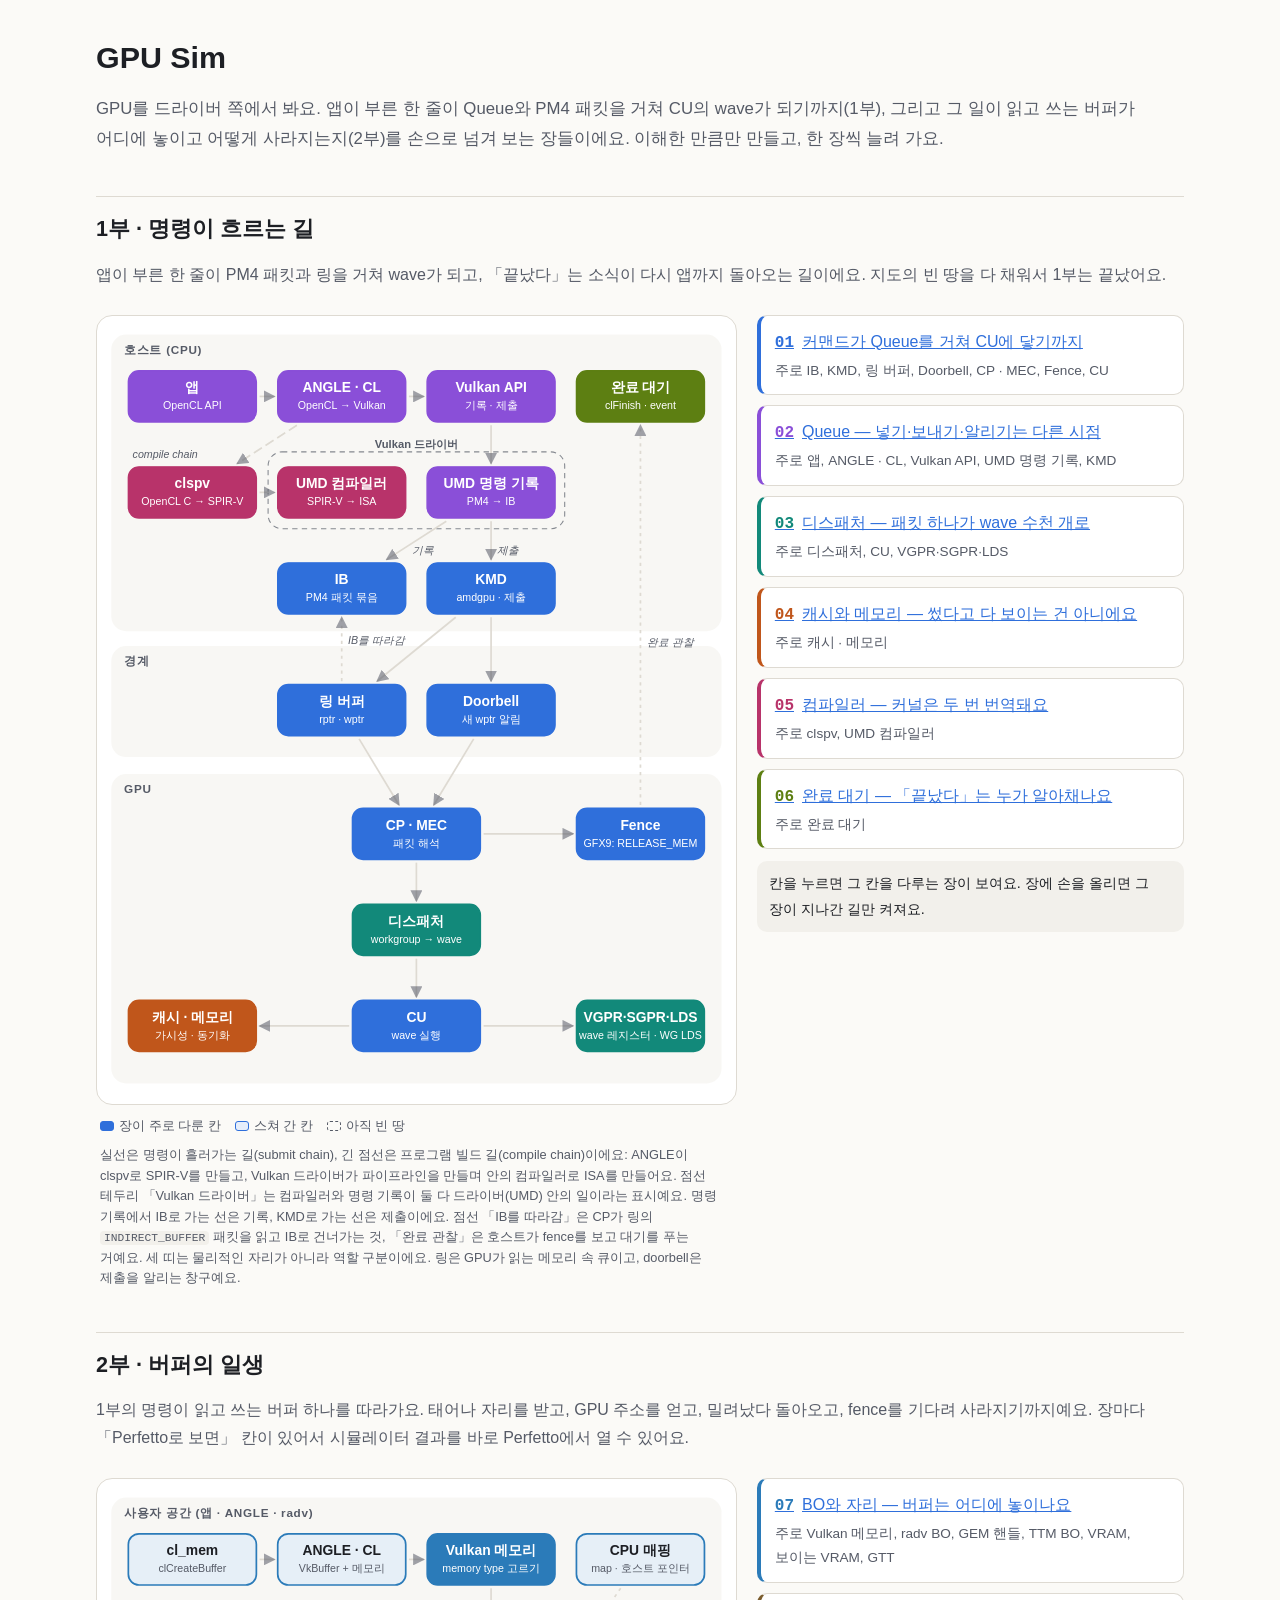
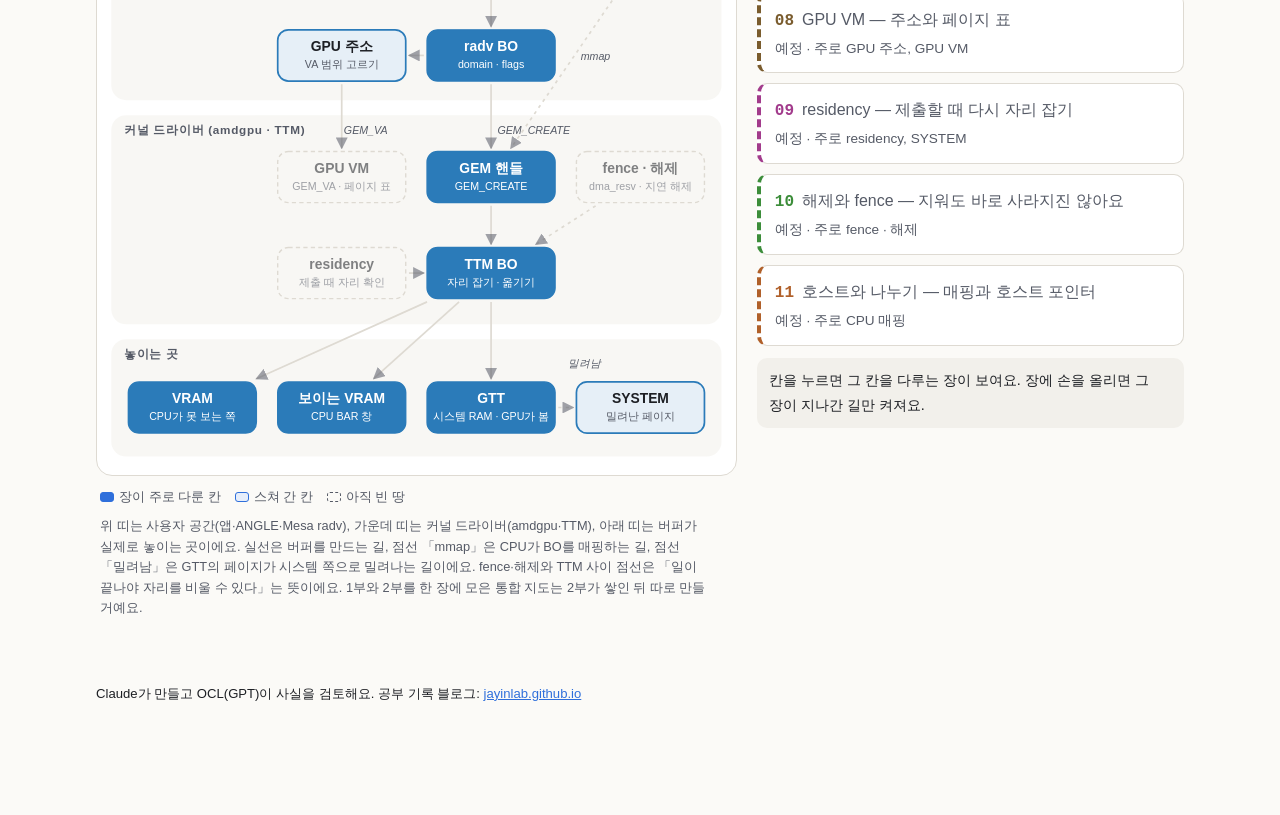
<file: index.html>
<!doctype html>
<html lang="ko">
<head>
<meta charset="utf-8">
<meta name="viewport" content="width=device-width, initial-scale=1">
<title>GPU Sim</title>
<meta name="description" content="드라이버 쪽 시선으로 GPU를 한 박자씩 넘겨 보는 작은 시뮬레이터 모음.">
<link rel="stylesheet" href="assets/style.css">
</head>
<body>
<main class="wide">
<h1>GPU Sim</h1>
<p class="lead">GPU를 드라이버 쪽에서 봐요. 앱이 부른 한 줄이 Queue와 PM4 패킷을 거쳐 CU의 wave가 되기까지(1부), 그리고 그 일이 읽고 쓰는 버퍼가 어디에 놓이고 어떻게 사라지는지(2부)를 손으로 넘겨 보는 장들이에요. 이해한 만큼만 만들고, 한 장씩 늘려 가요.</p>

<h2 class="part">1부 · 명령이 흐르는 길</h2>
<p class="part-lead">앱이 부른 한 줄이 PM4 패킷과 링을 거쳐 wave가 되고, 「끝났다」는 소식이 다시 앱까지 돌아오는 길이에요. 지도의 빈 땅을 다 채워서 1부는 끝났어요.</p>
<section class="gmap-box" data-gmap="index">
  <div>
    <div class="gmap-wrap"></div>
    <div class="gmap-legend">
      <span><i class="m"></i>장이 주로 다룬 칸</span>
      <span><i class="t"></i>스쳐 간 칸</span>
      <span><i class="e"></i>아직 빈 땅</span>
    </div>
    <p class="gmap-note">실선은 명령이 흘러가는 길(submit chain), 긴 점선은 프로그램 빌드 길(compile chain)이에요: ANGLE이 clspv로 SPIR-V를 만들고, Vulkan 드라이버가 파이프라인을 만들며 안의 컴파일러로 ISA를 만들어요. 점선 테두리 「Vulkan 드라이버」는 컴파일러와 명령 기록이 둘 다 드라이버(UMD) 안의 일이라는 표시예요. 명령 기록에서 IB로 가는 선은 기록, KMD로 가는 선은 제출이에요. 점선 「IB를 따라감」은 CP가 링의 <code>INDIRECT_BUFFER</code> 패킷을 읽고 IB로 건너가는 것, 「완료 관찰」은 호스트가 fence를 보고 대기를 푸는 거예요. 세 띠는 물리적인 자리가 아니라 역할 구분이에요. 링은 GPU가 읽는 메모리 속 큐이고, doorbell은 제출을 알리는 창구예요.</p>
  </div>
  <div>
    <ul class="gmap-chapters"></ul>
    <div class="gmap-panel" aria-live="polite"></div>
  </div>
</section>

<h2 class="part">2부 · 버퍼의 일생</h2>
<p class="part-lead">1부의 명령이 읽고 쓰는 버퍼 하나를 따라가요. 태어나 자리를 받고, GPU 주소를 얻고, 밀려났다 돌아오고, fence를 기다려 사라지기까지예요. 장마다 「Perfetto로 보면」 칸이 있어서 시뮬레이터 결과를 바로 Perfetto에서 열 수 있어요.</p>
<section class="gmap-box" data-gmap="index:p2">
  <div>
    <div class="gmap-wrap"></div>
    <div class="gmap-legend">
      <span><i class="m"></i>장이 주로 다룬 칸</span>
      <span><i class="t"></i>스쳐 간 칸</span>
      <span><i class="e"></i>아직 빈 땅</span>
    </div>
    <p class="gmap-note">위 띠는 사용자 공간(앱·ANGLE·Mesa radv), 가운데 띠는 커널 드라이버(amdgpu·TTM), 아래 띠는 버퍼가 실제로 놓이는 곳이에요. 실선은 버퍼를 만드는 길, 점선 「mmap」은 CPU가 BO를 매핑하는 길, 점선 「밀려남」은 GTT의 페이지가 시스템 쪽으로 밀려나는 길이에요. fence·해제와 TTM 사이 점선은 「일이 끝나야 자리를 비울 수 있다」는 뜻이에요. 1부와 2부를 한 장에 모은 통합 지도는 2부가 쌓인 뒤 따로 만들 거예요.</p>
  </div>
  <div>
    <ul class="gmap-chapters"></ul>
    <div class="gmap-panel" aria-live="polite"></div>
  </div>
</section>
<footer>
<p>Claude가 만들고 OCL(GPT)이 사실을 검토해요. 공부 기록 블로그: <a href="https://jayinlab.github.io/">jayinlab.github.io</a></p>
</footer>
</main>
<script src="assets/map.js"></script>
</body>
</html>
</file>
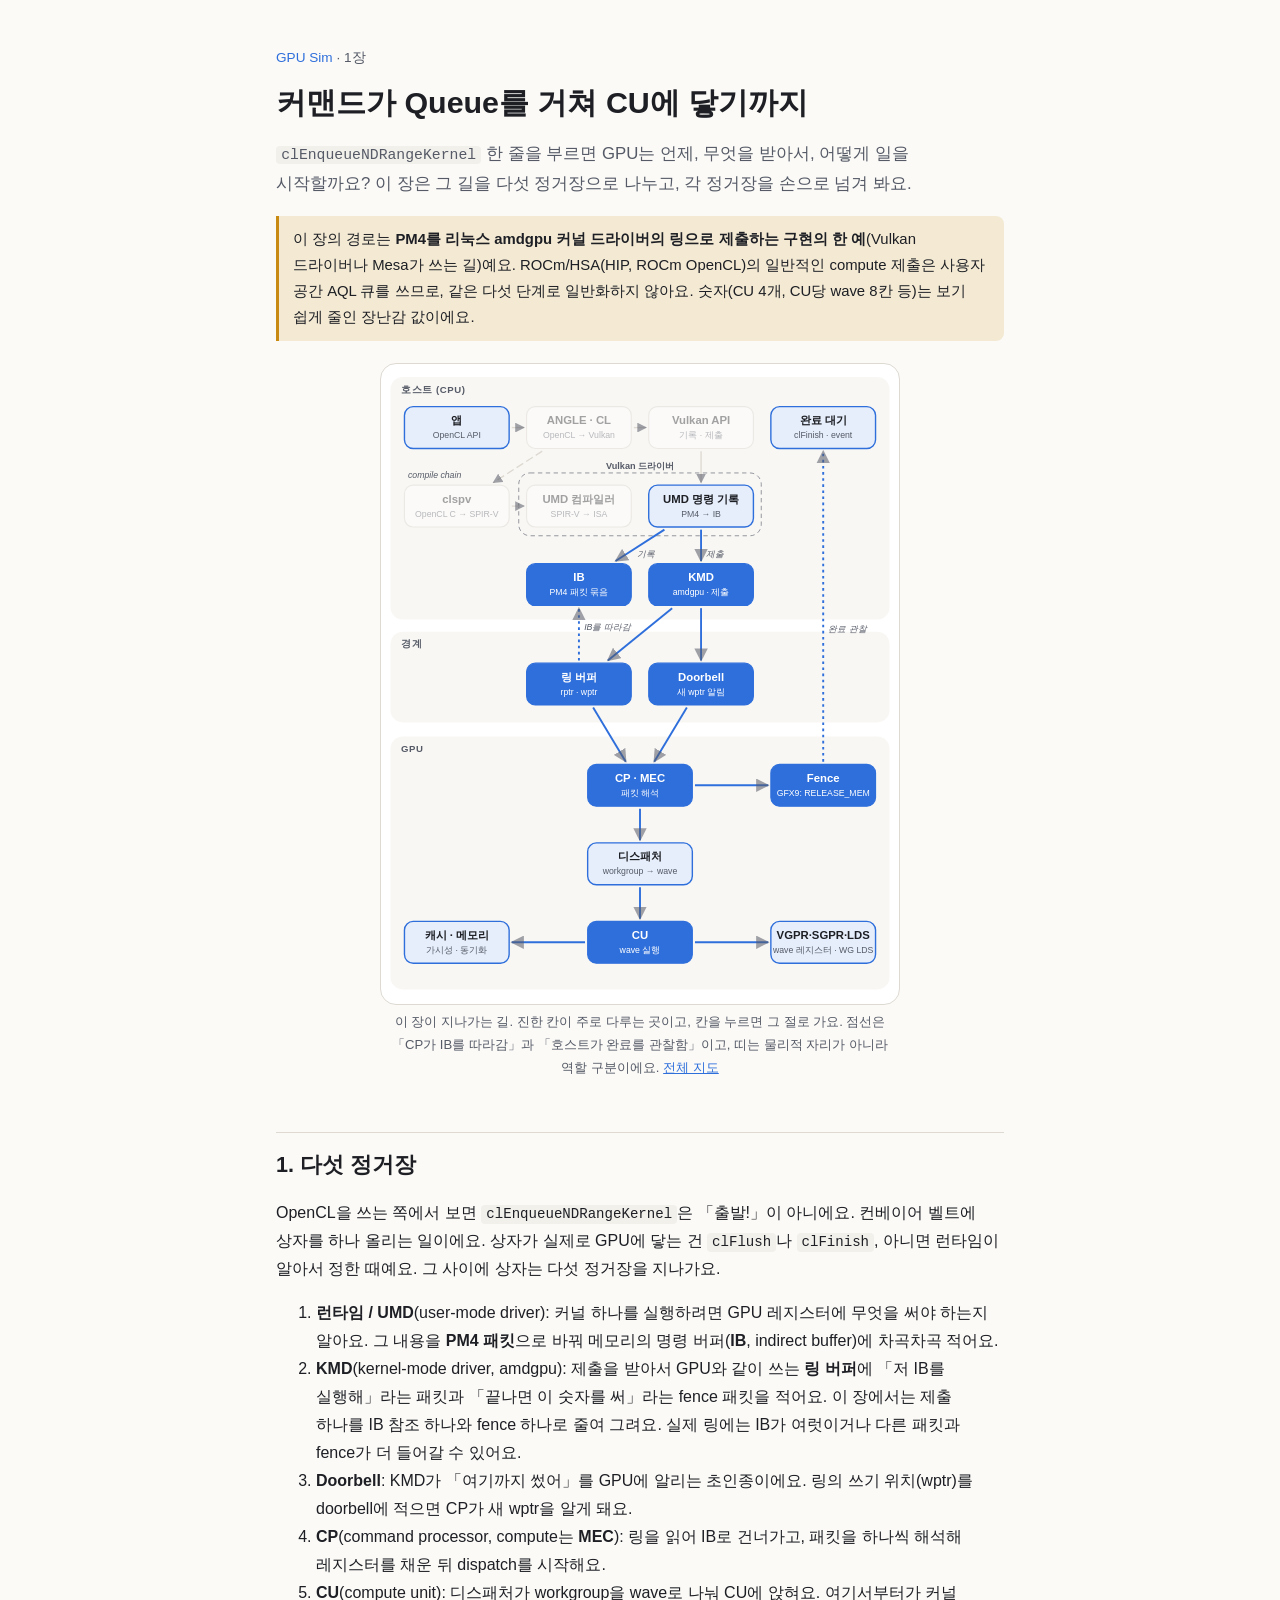
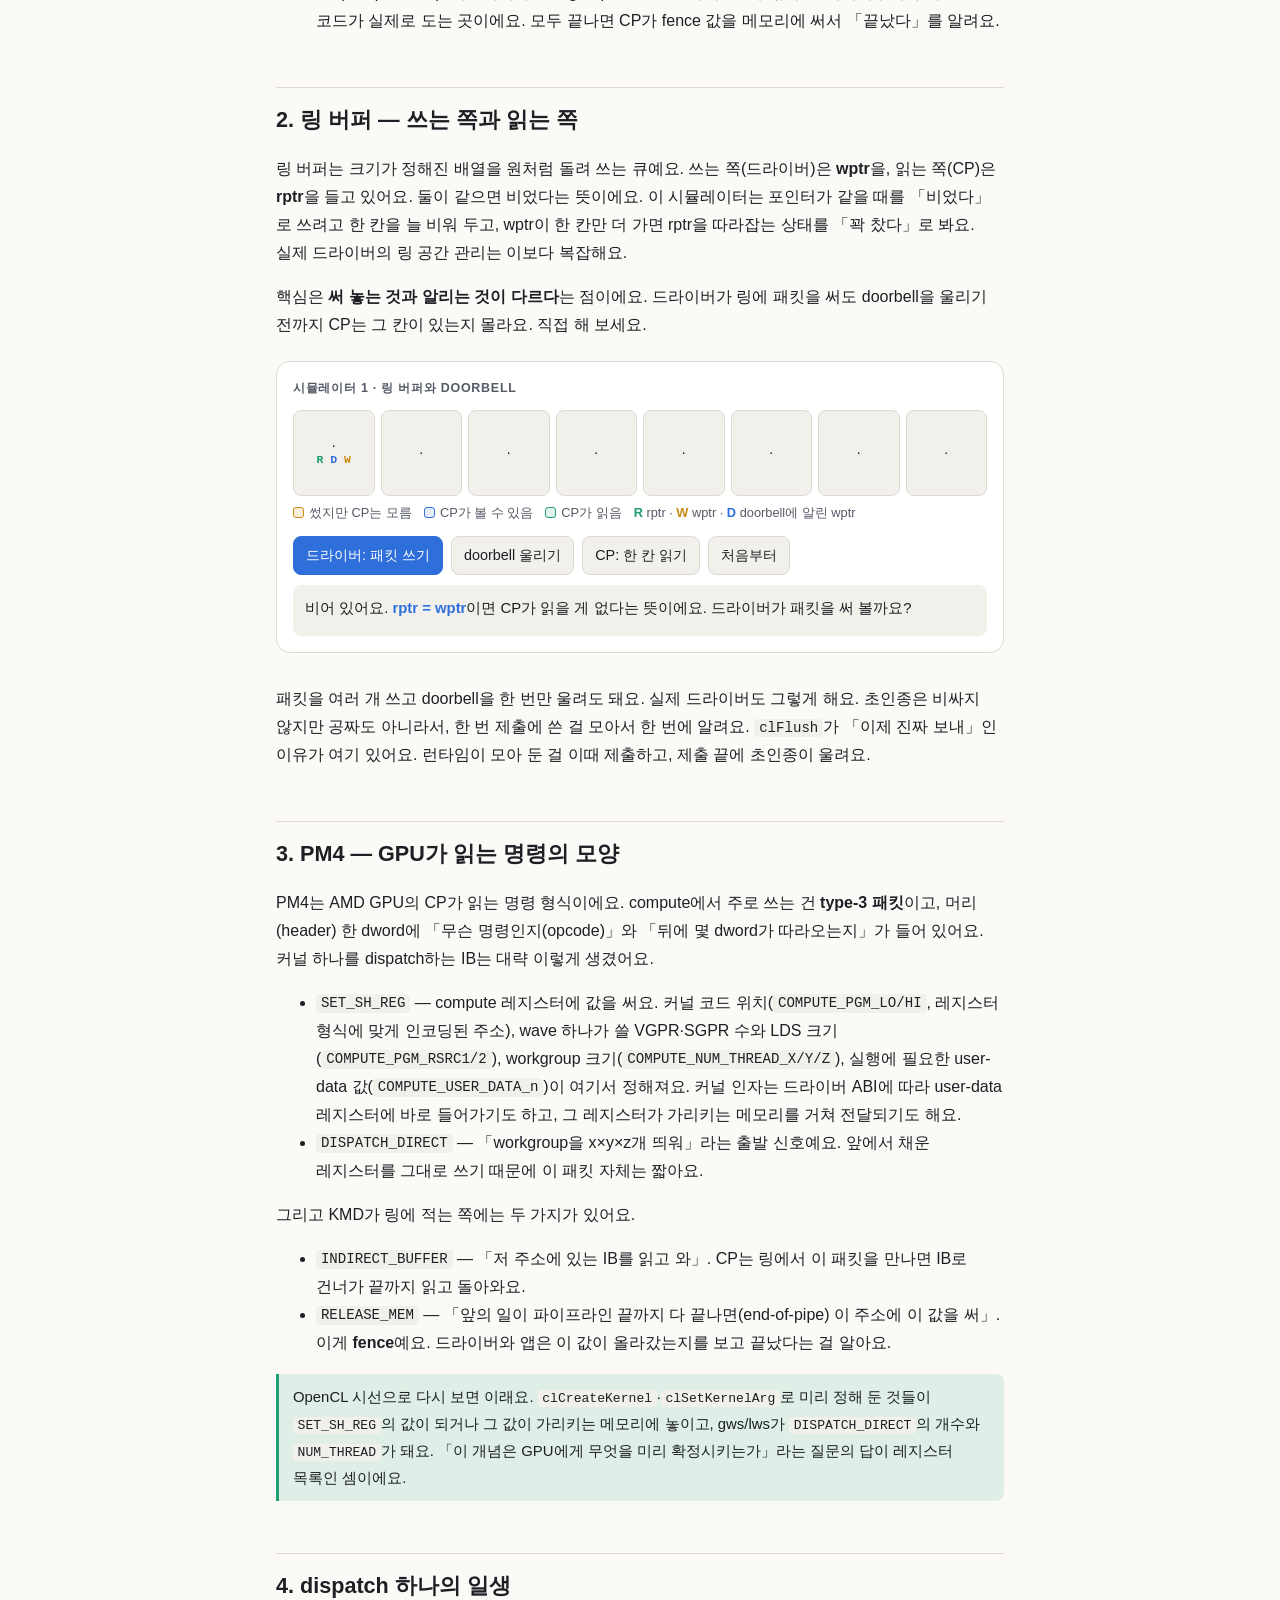
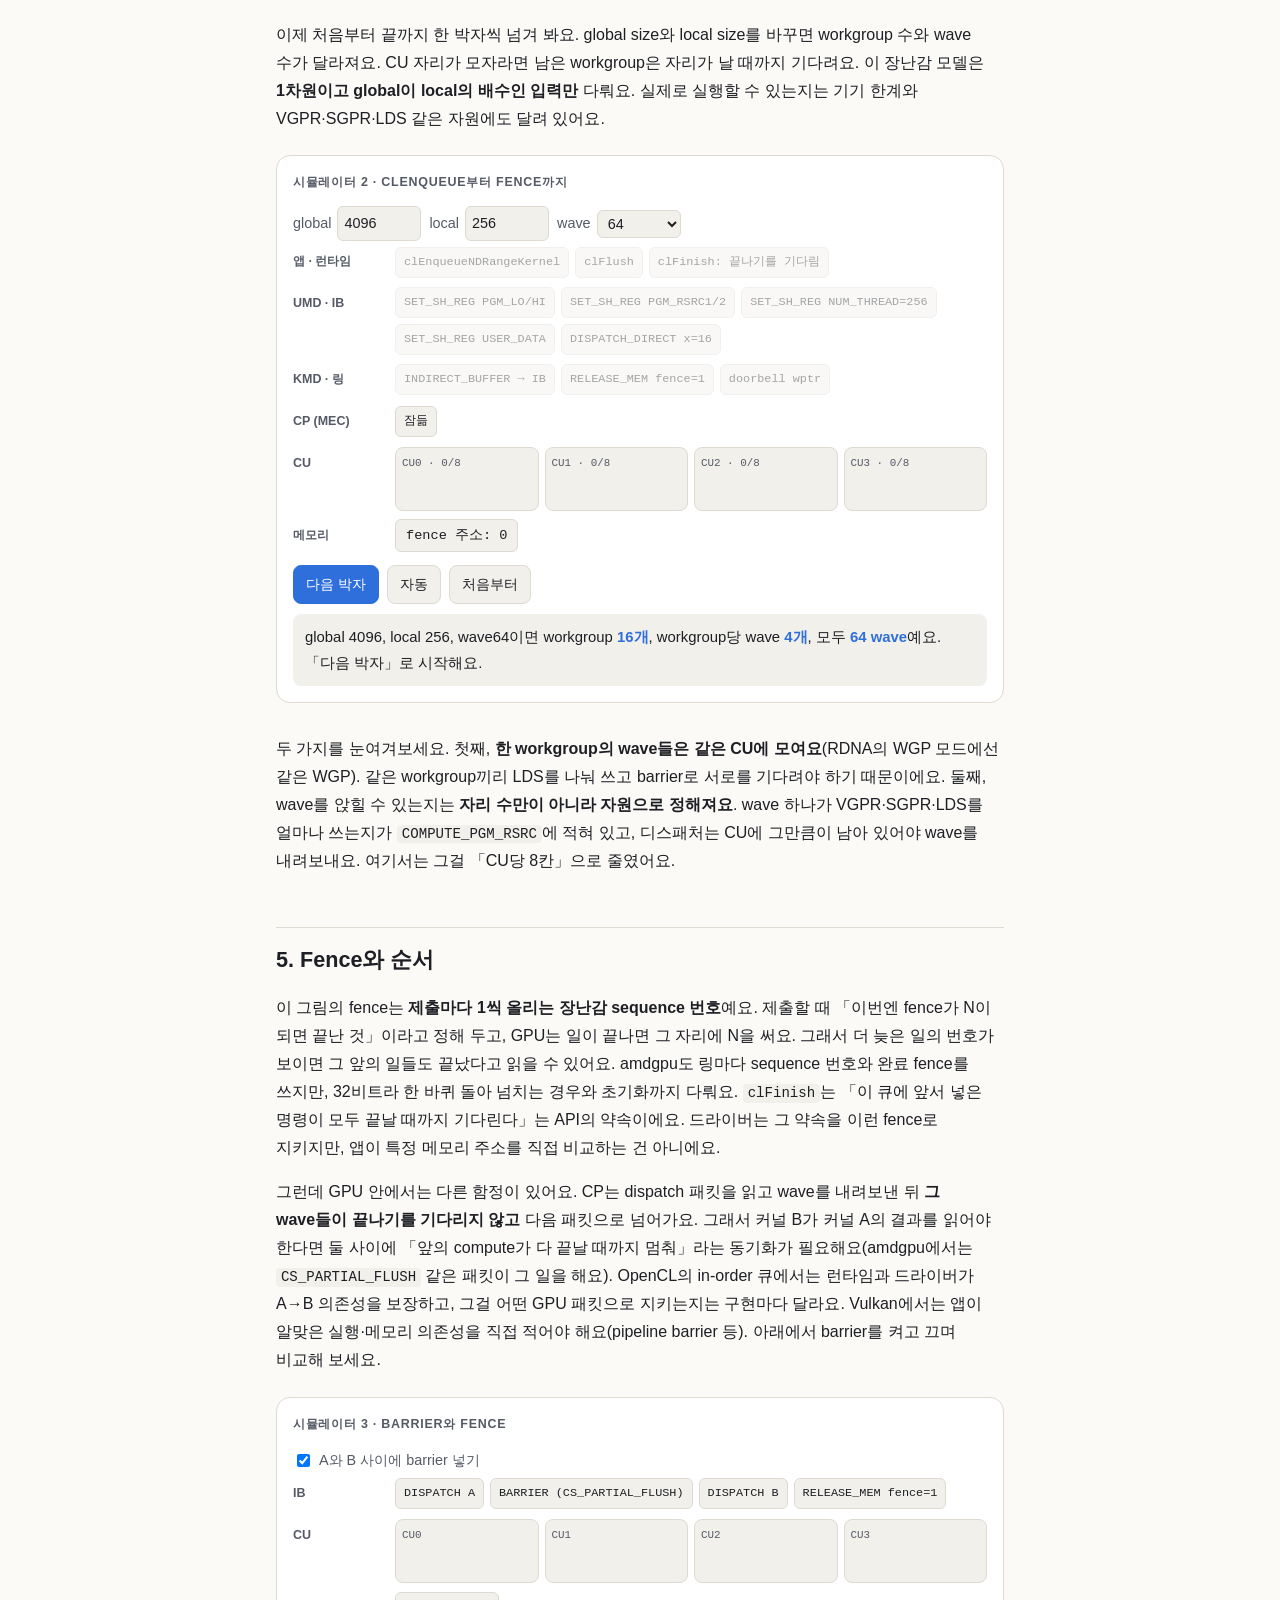
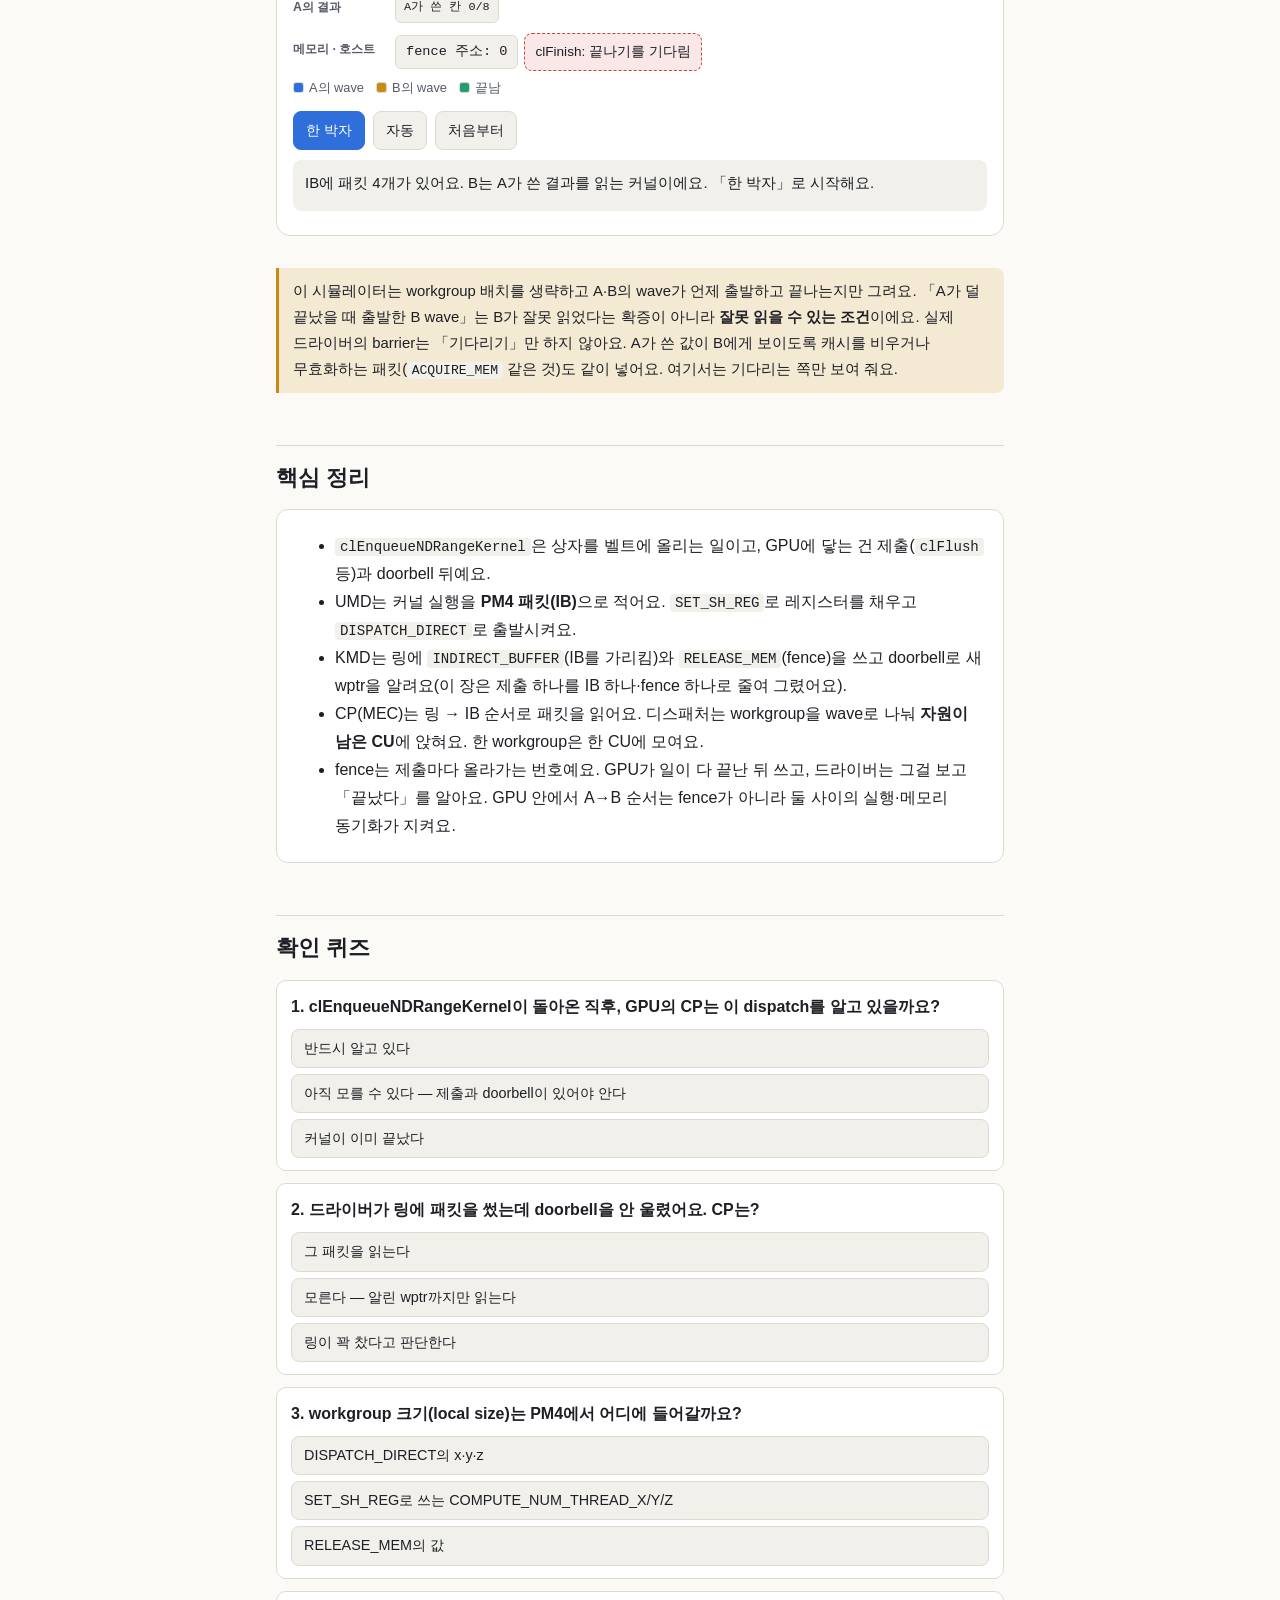
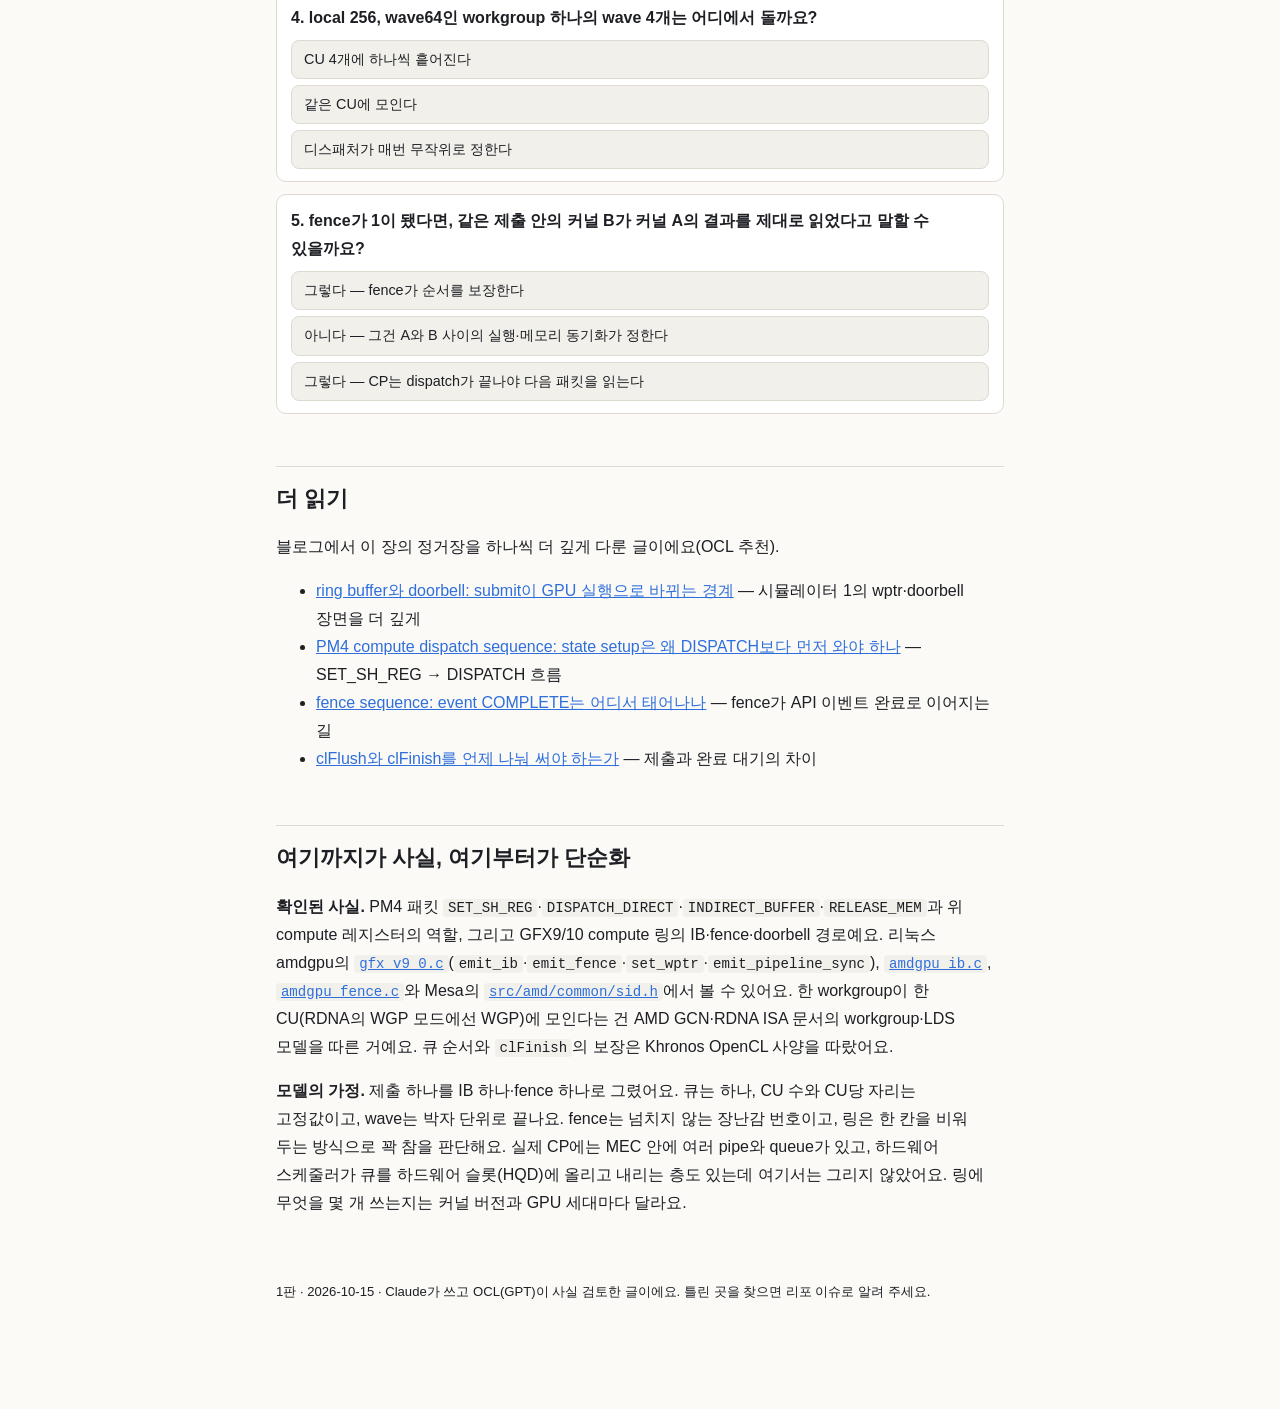
<file: ch01/index.html>
<!doctype html>
<html lang="ko">
<head>
<meta charset="utf-8">
<meta name="viewport" content="width=device-width, initial-scale=1">
<title>1장 · Queue에서 CU까지</title>
<meta name="description" content="clEnqueueNDRangeKernel 한 줄이 링 버퍼·PM4·CP를 거쳐 CU의 wave가 되기까지를 한 박자씩 넘겨 보는 장.">
<link rel="stylesheet" href="../assets/style.css">
</head>
<body>
<main>

<p class="crumb"><a href="../">GPU Sim</a> · 1장</p>
<h1>커맨드가 Queue를 거쳐 CU에 닿기까지</h1>
<p class="lead"><code>clEnqueueNDRangeKernel</code> 한 줄을 부르면 GPU는 언제, 무엇을 받아서, 어떻게 일을 시작할까요? 이 장은 그 길을 다섯 정거장으로 나누고, 각 정거장을 손으로 넘겨 봐요.</p>

<div class="note">이 장의 경로는 <b>PM4를 리눅스 amdgpu 커널 드라이버의 링으로 제출하는 구현의 한 예</b>(Vulkan 드라이버나 Mesa가 쓰는 길)예요. ROCm/HSA(HIP, ROCm OpenCL)의 일반적인 compute 제출은 사용자 공간 AQL 큐를 쓰므로, 같은 다섯 단계로 일반화하지 않아요. 숫자(CU 4개, CU당 wave 8칸 등)는 보기 쉽게 줄인 장난감 값이에요.</div>

<figure class="chapter-map" data-gmap="ch01">
  <div class="gmap-wrap"></div>
  <figcaption>이 장이 지나가는 길. 진한 칸이 주로 다루는 곳이고, 칸을 누르면 그 절로 가요. 점선은 「CP가 IB를 따라감」과 「호스트가 완료를 관찰함」이고, 띠는 물리적 자리가 아니라 역할 구분이에요. <a href="../">전체 지도</a></figcaption>
</figure>

<h2 id="s1">1. 다섯 정거장</h2>

<p>OpenCL을 쓰는 쪽에서 보면 <code>clEnqueueNDRangeKernel</code>은 「출발!」이 아니에요. 컨베이어 벨트에 상자를 하나 올리는 일이에요. 상자가 실제로 GPU에 닿는 건 <code>clFlush</code>나 <code>clFinish</code>, 아니면 런타임이 알아서 정한 때예요. 그 사이에 상자는 다섯 정거장을 지나가요.</p>

<ol>
<li><b>런타임 / UMD</b>(user-mode driver): 커널 하나를 실행하려면 GPU 레지스터에 무엇을 써야 하는지 알아요. 그 내용을 <b>PM4 패킷</b>으로 바꿔 메모리의 명령 버퍼(<b>IB</b>, indirect buffer)에 차곡차곡 적어요.</li>
<li><b>KMD</b>(kernel-mode driver, amdgpu): 제출을 받아서 GPU와 같이 쓰는 <b>링 버퍼</b>에 「저 IB를 실행해」라는 패킷과 「끝나면 이 숫자를 써」라는 fence 패킷을 적어요. 이 장에서는 제출 하나를 IB 참조 하나와 fence 하나로 줄여 그려요. 실제 링에는 IB가 여럿이거나 다른 패킷과 fence가 더 들어갈 수 있어요.</li>
<li><b>Doorbell</b>: KMD가 「여기까지 썼어」를 GPU에 알리는 초인종이에요. 링의 쓰기 위치(wptr)를 doorbell에 적으면 CP가 새 wptr을 알게 돼요.</li>
<li><b>CP</b>(command processor, compute는 <b>MEC</b>): 링을 읽어 IB로 건너가고, 패킷을 하나씩 해석해 레지스터를 채운 뒤 dispatch를 시작해요.</li>
<li><b>CU</b>(compute unit): 디스패처가 workgroup을 wave로 나눠 CU에 앉혀요. 여기서부터가 커널 코드가 실제로 도는 곳이에요. 모두 끝나면 CP가 fence 값을 메모리에 써서 「끝났다」를 알려요.</li>
</ol>

<h2 id="s2">2. 링 버퍼 — 쓰는 쪽과 읽는 쪽</h2>

<p>링 버퍼는 크기가 정해진 배열을 원처럼 돌려 쓰는 큐예요. 쓰는 쪽(드라이버)은 <b>wptr</b>을, 읽는 쪽(CP)은 <b>rptr</b>을 들고 있어요. 둘이 같으면 비었다는 뜻이에요. 이 시뮬레이터는 포인터가 같을 때를 「비었다」로 쓰려고 한 칸을 늘 비워 두고, wptr이 한 칸만 더 가면 rptr을 따라잡는 상태를 「꽉 찼다」로 봐요. 실제 드라이버의 링 공간 관리는 이보다 복잡해요.</p>

<p>핵심은 <b>써 놓는 것과 알리는 것이 다르다</b>는 점이에요. 드라이버가 링에 패킷을 써도 doorbell을 울리기 전까지 CP는 그 칸이 있는지 몰라요. 직접 해 보세요.</p>

<div class="sim" id="sim-ring">
  <div class="sim-title">시뮬레이터 1 · 링 버퍼와 doorbell</div>
  <div class="ring"></div>
  <div class="legend">
    <span><i style="background:var(--warn-soft);border-color:var(--warn)"></i>썼지만 CP는 모름</span>
    <span><i style="background:var(--accent-soft);border-color:var(--accent)"></i>CP가 볼 수 있음</span>
    <span><i style="background:var(--ok-soft);border-color:var(--ok)"></i>CP가 읽음</span>
    <span><b class="ptr-r">R</b> rptr · <b class="ptr-w">W</b> wptr · <b class="ptr-d">D</b> doorbell에 알린 wptr</span>
  </div>
  <div class="controls">
    <button data-act="write" class="primary">드라이버: 패킷 쓰기</button>
    <button data-act="bell">doorbell 울리기</button>
    <button data-act="read">CP: 한 칸 읽기</button>
    <button data-act="reset">처음부터</button>
  </div>
  <div class="say"></div>
</div>

<p>패킷을 여러 개 쓰고 doorbell을 한 번만 울려도 돼요. 실제 드라이버도 그렇게 해요. 초인종은 비싸지 않지만 공짜도 아니라서, 한 번 제출에 쓴 걸 모아서 한 번에 알려요. <code>clFlush</code>가 「이제 진짜 보내」인 이유가 여기 있어요. 런타임이 모아 둔 걸 이때 제출하고, 제출 끝에 초인종이 울려요.</p>

<h2 id="s3">3. PM4 — GPU가 읽는 명령의 모양</h2>

<p>PM4는 AMD GPU의 CP가 읽는 명령 형식이에요. compute에서 주로 쓰는 건 <b>type-3 패킷</b>이고, 머리(header) 한 dword에 「무슨 명령인지(opcode)」와 「뒤에 몇 dword가 따라오는지」가 들어 있어요. 커널 하나를 dispatch하는 IB는 대략 이렇게 생겼어요.</p>

<ul>
<li><code>SET_SH_REG</code> — compute 레지스터에 값을 써요. 커널 코드 위치(<code>COMPUTE_PGM_LO/HI</code>, 레지스터 형식에 맞게 인코딩된 주소), wave 하나가 쓸 VGPR·SGPR 수와 LDS 크기(<code>COMPUTE_PGM_RSRC1/2</code>), workgroup 크기(<code>COMPUTE_NUM_THREAD_X/Y/Z</code>), 실행에 필요한 user-data 값(<code>COMPUTE_USER_DATA_n</code>)이 여기서 정해져요. 커널 인자는 드라이버 ABI에 따라 user-data 레지스터에 바로 들어가기도 하고, 그 레지스터가 가리키는 메모리를 거쳐 전달되기도 해요.</li>
<li><code>DISPATCH_DIRECT</code> — 「workgroup을 x×y×z개 띄워」라는 출발 신호예요. 앞에서 채운 레지스터를 그대로 쓰기 때문에 이 패킷 자체는 짧아요.</li>
</ul>

<p>그리고 KMD가 링에 적는 쪽에는 두 가지가 있어요.</p>

<ul>
<li><code>INDIRECT_BUFFER</code> — 「저 주소에 있는 IB를 읽고 와」. CP는 링에서 이 패킷을 만나면 IB로 건너가 끝까지 읽고 돌아와요.</li>
<li><code>RELEASE_MEM</code> — 「앞의 일이 파이프라인 끝까지 다 끝나면(end-of-pipe) 이 주소에 이 값을 써」. 이게 <b>fence</b>예요. 드라이버와 앱은 이 값이 올라갔는지를 보고 끝났다는 걸 알아요.</li>
</ul>

<div class="note fact">OpenCL 시선으로 다시 보면 이래요. <code>clCreateKernel</code>·<code>clSetKernelArg</code>로 미리 정해 둔 것들이 <code>SET_SH_REG</code>의 값이 되거나 그 값이 가리키는 메모리에 놓이고, gws/lws가 <code>DISPATCH_DIRECT</code>의 개수와 <code>NUM_THREAD</code>가 돼요. 「이 개념은 GPU에게 무엇을 미리 확정시키는가」라는 질문의 답이 레지스터 목록인 셈이에요.</div>

<h2 id="s4">4. dispatch 하나의 일생</h2>

<p>이제 처음부터 끝까지 한 박자씩 넘겨 봐요. global size와 local size를 바꾸면 workgroup 수와 wave 수가 달라져요. CU 자리가 모자라면 남은 workgroup은 자리가 날 때까지 기다려요. 이 장난감 모델은 <b>1차원이고 global이 local의 배수인 입력만</b> 다뤄요. 실제로 실행할 수 있는지는 기기 한계와 VGPR·SGPR·LDS 같은 자원에도 달려 있어요.</p>

<div class="sim" id="sim-life">
  <div class="sim-title">시뮬레이터 2 · clEnqueue부터 fence까지</div>
  <div class="controls">
    <label class="inline">global <input type="number" data-k="gws" value="4096" min="64" max="16384" step="64"></label>
    <label class="inline">local <input type="number" data-k="lws" value="256" min="32" max="512" step="32"></label>
    <label class="inline">wave <select data-k="ws"><option>64</option><option>32</option></select></label>
  </div>
  <div class="lanes">
    <div class="lane"><div class="lane-name">앱 · 런타임</div><div class="lane-body" data-lane="app"></div></div>
    <div class="lane"><div class="lane-name">UMD · IB</div><div class="lane-body" data-lane="ib"></div></div>
    <div class="lane"><div class="lane-name">KMD · 링</div><div class="lane-body" data-lane="ring"></div></div>
    <div class="lane"><div class="lane-name">CP (MEC)</div><div class="lane-body" data-lane="cp"></div></div>
    <div class="lane"><div class="lane-name">CU</div><div class="lane-body" data-lane="cu"></div></div>
    <div class="lane"><div class="lane-name">메모리</div><div class="lane-body" data-lane="mem"></div></div>
  </div>
  <div class="controls">
    <button data-act="next" class="primary">다음 박자</button>
    <button data-act="auto">자동</button>
    <button data-act="reset">처음부터</button>
  </div>
  <div class="say"></div>
</div>

<p>두 가지를 눈여겨보세요. 첫째, <b>한 workgroup의 wave들은 같은 CU에 모여요</b>(RDNA의 WGP 모드에선 같은 WGP). 같은 workgroup끼리 LDS를 나눠 쓰고 barrier로 서로를 기다려야 하기 때문이에요. 둘째, wave를 앉힐 수 있는지는 <b>자리 수만이 아니라 자원으로 정해져요</b>. wave 하나가 VGPR·SGPR·LDS를 얼마나 쓰는지가 <code>COMPUTE_PGM_RSRC</code>에 적혀 있고, 디스패처는 CU에 그만큼이 남아 있어야 wave를 내려보내요. 여기서는 그걸 「CU당 8칸」으로 줄였어요.</p>

<h2 id="s5">5. Fence와 순서</h2>

<p>이 그림의 fence는 <b>제출마다 1씩 올리는 장난감 sequence 번호</b>예요. 제출할 때 「이번엔 fence가 N이 되면 끝난 것」이라고 정해 두고, GPU는 일이 끝나면 그 자리에 N을 써요. 그래서 더 늦은 일의 번호가 보이면 그 앞의 일들도 끝났다고 읽을 수 있어요. amdgpu도 링마다 sequence 번호와 완료 fence를 쓰지만, 32비트라 한 바퀴 돌아 넘치는 경우와 초기화까지 다뤄요. <code>clFinish</code>는 「이 큐에 앞서 넣은 명령이 모두 끝날 때까지 기다린다」는 API의 약속이에요. 드라이버는 그 약속을 이런 fence로 지키지만, 앱이 특정 메모리 주소를 직접 비교하는 건 아니에요.</p>

<p>그런데 GPU 안에서는 다른 함정이 있어요. CP는 dispatch 패킷을 읽고 wave를 내려보낸 뒤 <b>그 wave들이 끝나기를 기다리지 않고</b> 다음 패킷으로 넘어가요. 그래서 커널 B가 커널 A의 결과를 읽어야 한다면 둘 사이에 「앞의 compute가 다 끝날 때까지 멈춰」라는 동기화가 필요해요(amdgpu에서는 <code>CS_PARTIAL_FLUSH</code> 같은 패킷이 그 일을 해요). OpenCL의 in-order 큐에서는 런타임과 드라이버가 A→B 의존성을 보장하고, 그걸 어떤 GPU 패킷으로 지키는지는 구현마다 달라요. Vulkan에서는 앱이 알맞은 실행·메모리 의존성을 직접 적어야 해요(pipeline barrier 등). 아래에서 barrier를 켜고 끄며 비교해 보세요.</p>

<div class="sim" id="sim-fence">
  <div class="sim-title">시뮬레이터 3 · barrier와 fence</div>
  <div class="controls">
    <label class="inline"><input type="checkbox" data-k="barrier" checked> A와 B 사이에 barrier 넣기</label>
  </div>
  <div class="lanes">
    <div class="lane"><div class="lane-name">IB</div><div class="lane-body" data-lane="pkts"></div></div>
    <div class="lane"><div class="lane-name">CU</div><div class="lane-body" data-lane="cu"></div></div>
    <div class="lane"><div class="lane-name">A의 결과</div><div class="lane-body" data-lane="out"></div></div>
    <div class="lane"><div class="lane-name">메모리 · 호스트</div><div class="lane-body" data-lane="host"></div></div>
  </div>
  <div class="legend"><span><i style="background:var(--accent)"></i>A의 wave</span><span><i style="background:var(--warn)"></i>B의 wave</span><span><i style="background:var(--ok)"></i>끝남</span></div>
  <div class="controls">
    <button data-act="tick" class="primary">한 박자</button>
    <button data-act="auto">자동</button>
    <button data-act="reset">처음부터</button>
  </div>
  <div class="say"></div>
  <div class="log"></div>
</div>

<div class="note">이 시뮬레이터는 workgroup 배치를 생략하고 A·B의 wave가 언제 출발하고 끝나는지만 그려요. 「A가 덜 끝났을 때 출발한 B wave」는 B가 잘못 읽었다는 확증이 아니라 <b>잘못 읽을 수 있는 조건</b>이에요. 실제 드라이버의 barrier는 「기다리기」만 하지 않아요. A가 쓴 값이 B에게 보이도록 캐시를 비우거나 무효화하는 패킷(<code>ACQUIRE_MEM</code> 같은 것)도 같이 넣어요. 여기서는 기다리는 쪽만 보여 줘요.</div>

<h2>핵심 정리</h2>
<div class="summary">
<ul>
<li><code>clEnqueueNDRangeKernel</code>은 상자를 벨트에 올리는 일이고, GPU에 닿는 건 제출(<code>clFlush</code> 등)과 doorbell 뒤예요.</li>
<li>UMD는 커널 실행을 <b>PM4 패킷(IB)</b>으로 적어요. <code>SET_SH_REG</code>로 레지스터를 채우고 <code>DISPATCH_DIRECT</code>로 출발시켜요.</li>
<li>KMD는 링에 <code>INDIRECT_BUFFER</code>(IB를 가리킴)와 <code>RELEASE_MEM</code>(fence)을 쓰고 doorbell로 새 wptr을 알려요(이 장은 제출 하나를 IB 하나·fence 하나로 줄여 그렸어요).</li>
<li>CP(MEC)는 링 → IB 순서로 패킷을 읽어요. 디스패처는 workgroup을 wave로 나눠 <b>자원이 남은 CU</b>에 앉혀요. 한 workgroup은 한 CU에 모여요.</li>
<li>fence는 제출마다 올라가는 번호예요. GPU가 일이 다 끝난 뒤 쓰고, 드라이버는 그걸 보고 「끝났다」를 알아요. GPU 안에서 A→B 순서는 fence가 아니라 둘 사이의 실행·메모리 동기화가 지켜요.</li>
</ul>
</div>

<h2>확인 퀴즈</h2>
<div id="quiz"></div>

<h2>더 읽기</h2>
<p>블로그에서 이 장의 정거장을 하나씩 더 깊게 다룬 글이에요(OCL 추천).</p>
<ul>
<li><a href="https://jayinlab.github.io/opencl-note-ring-doorbell-submit-boundary/">ring buffer와 doorbell: submit이 GPU 실행으로 바뀌는 경계</a> — 시뮬레이터 1의 wptr·doorbell 장면을 더 깊게</li>
<li><a href="https://jayinlab.github.io/opencl-note-pm4-compute-dispatch-sequence/">PM4 compute dispatch sequence: state setup은 왜 DISPATCH보다 먼저 와야 하나</a> — SET_SH_REG → DISPATCH 흐름</li>
<li><a href="https://jayinlab.github.io/opencl-note-fence-sequence-event-completion/">fence sequence: event COMPLETE는 어디서 태어나나</a> — fence가 API 이벤트 완료로 이어지는 길</li>
<li><a href="https://jayinlab.github.io/opencl-note-clflush-vs-clfinish/">clFlush와 clFinish를 언제 나눠 써야 하는가</a> — 제출과 완료 대기의 차이</li>
</ul>

<h2>여기까지가 사실, 여기부터가 단순화</h2>
<p><b>확인된 사실.</b> PM4 패킷 <code>SET_SH_REG</code>·<code>DISPATCH_DIRECT</code>·<code>INDIRECT_BUFFER</code>·<code>RELEASE_MEM</code>과 위 compute 레지스터의 역할, 그리고 GFX9/10 compute 링의 IB·fence·doorbell 경로예요. 리눅스 amdgpu의 <a href="https://github.com/torvalds/linux/blob/master/drivers/gpu/drm/amd/amdgpu/gfx_v9_0.c"><code>gfx_v9_0.c</code></a>(<code>emit_ib</code>·<code>emit_fence</code>·<code>set_wptr</code>·<code>emit_pipeline_sync</code>), <a href="https://github.com/torvalds/linux/blob/master/drivers/gpu/drm/amd/amdgpu/amdgpu_ib.c"><code>amdgpu_ib.c</code></a>, <a href="https://github.com/torvalds/linux/blob/master/drivers/gpu/drm/amd/amdgpu/amdgpu_fence.c"><code>amdgpu_fence.c</code></a>와 Mesa의 <a href="https://gitlab.freedesktop.org/mesa/mesa/-/blob/main/src/amd/common/sid.h"><code>src/amd/common/sid.h</code></a>에서 볼 수 있어요. 한 workgroup이 한 CU(RDNA의 WGP 모드에선 WGP)에 모인다는 건 AMD GCN·RDNA ISA 문서의 workgroup·LDS 모델을 따른 거예요. 큐 순서와 <code>clFinish</code>의 보장은 Khronos OpenCL 사양을 따랐어요.</p>
<p><b>모델의 가정.</b> 제출 하나를 IB 하나·fence 하나로 그렸어요. 큐는 하나, CU 수와 CU당 자리는 고정값이고, wave는 박자 단위로 끝나요. fence는 넘치지 않는 장난감 번호이고, 링은 한 칸을 비워 두는 방식으로 꽉 참을 판단해요. 실제 CP에는 MEC 안에 여러 pipe와 queue가 있고, 하드웨어 스케줄러가 큐를 하드웨어 슬롯(HQD)에 올리고 내리는 층도 있는데 여기서는 그리지 않았어요. 링에 무엇을 몇 개 쓰는지는 커널 버전과 GPU 세대마다 달라요.</p>

<footer>
<p>1판 · 2026-10-15 · Claude가 쓰고 OCL(GPT)이 사실 검토한 글이에요. 틀린 곳을 찾으면 리포 이슈로 알려 주세요.</p>
</footer>

</main>
<script src="../assets/map.js"></script>
<script src="../assets/ch01.js"></script>
</body>
</html>
</file>
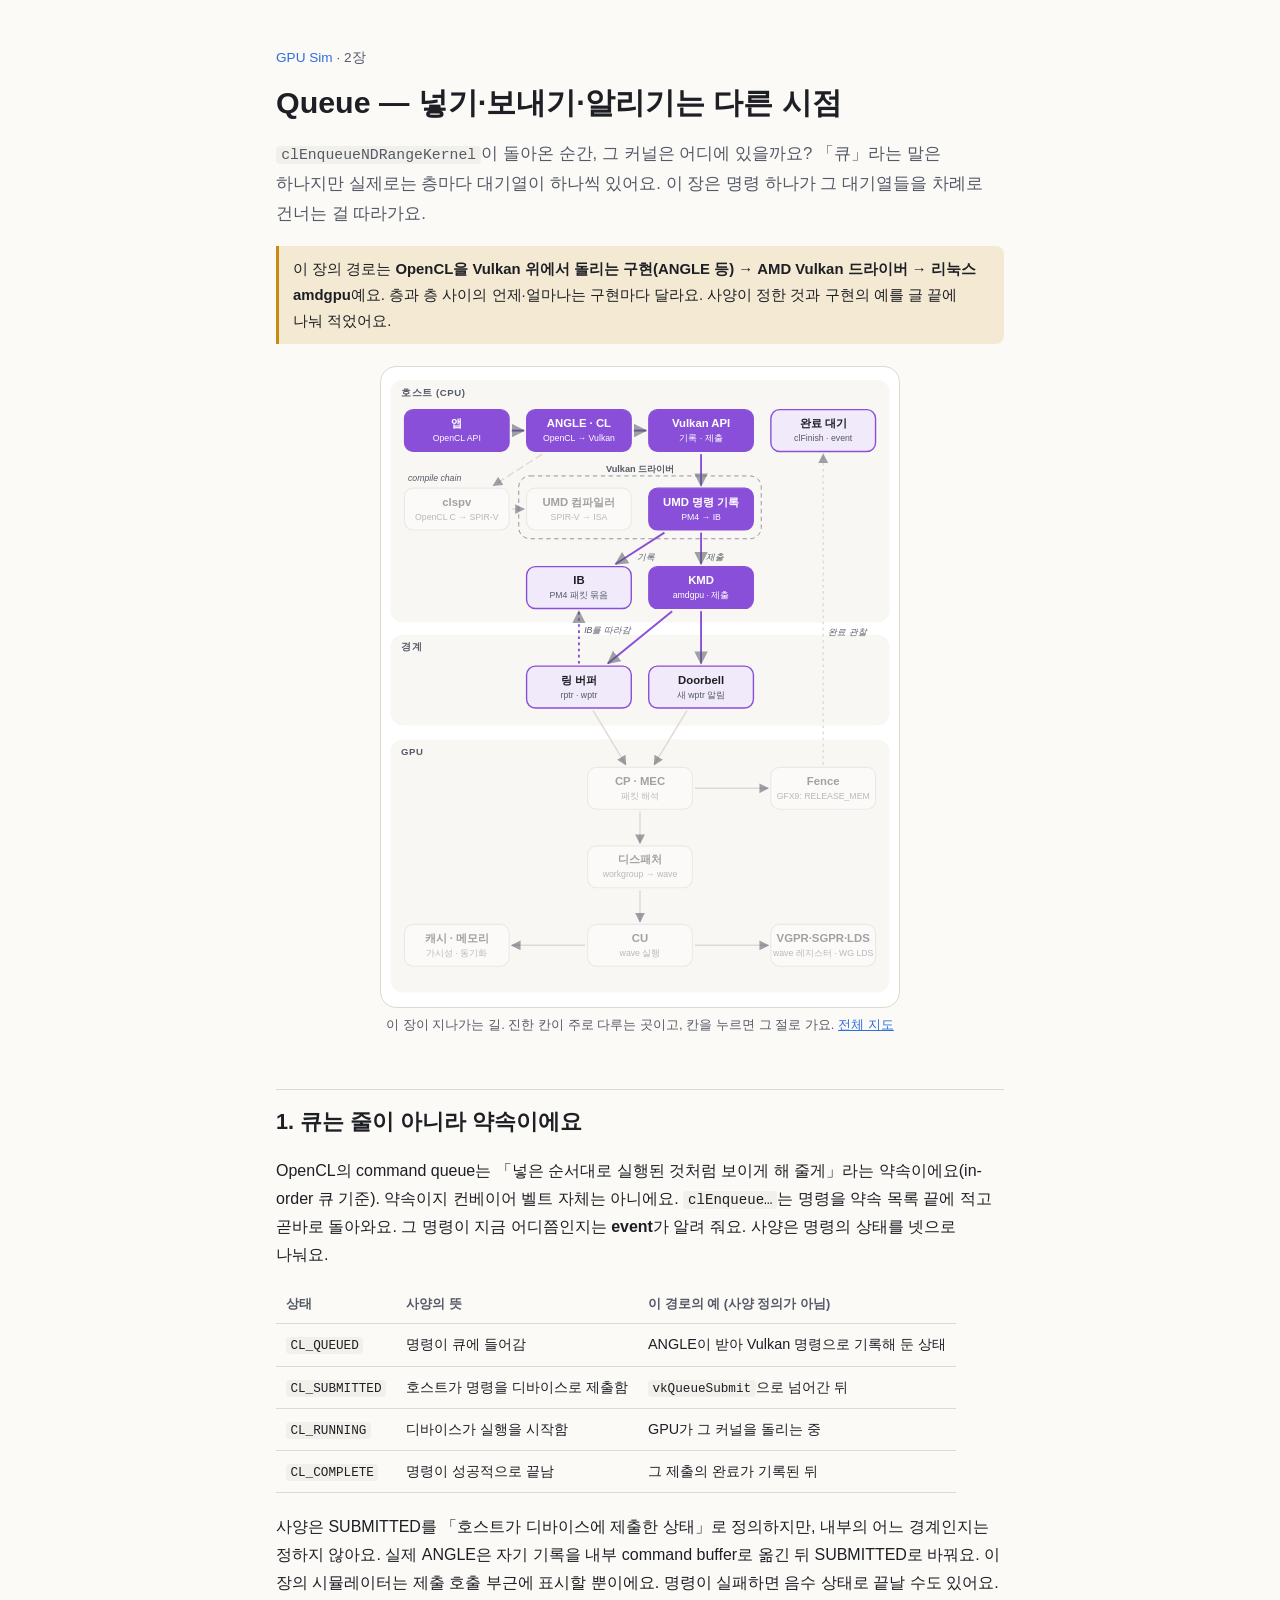
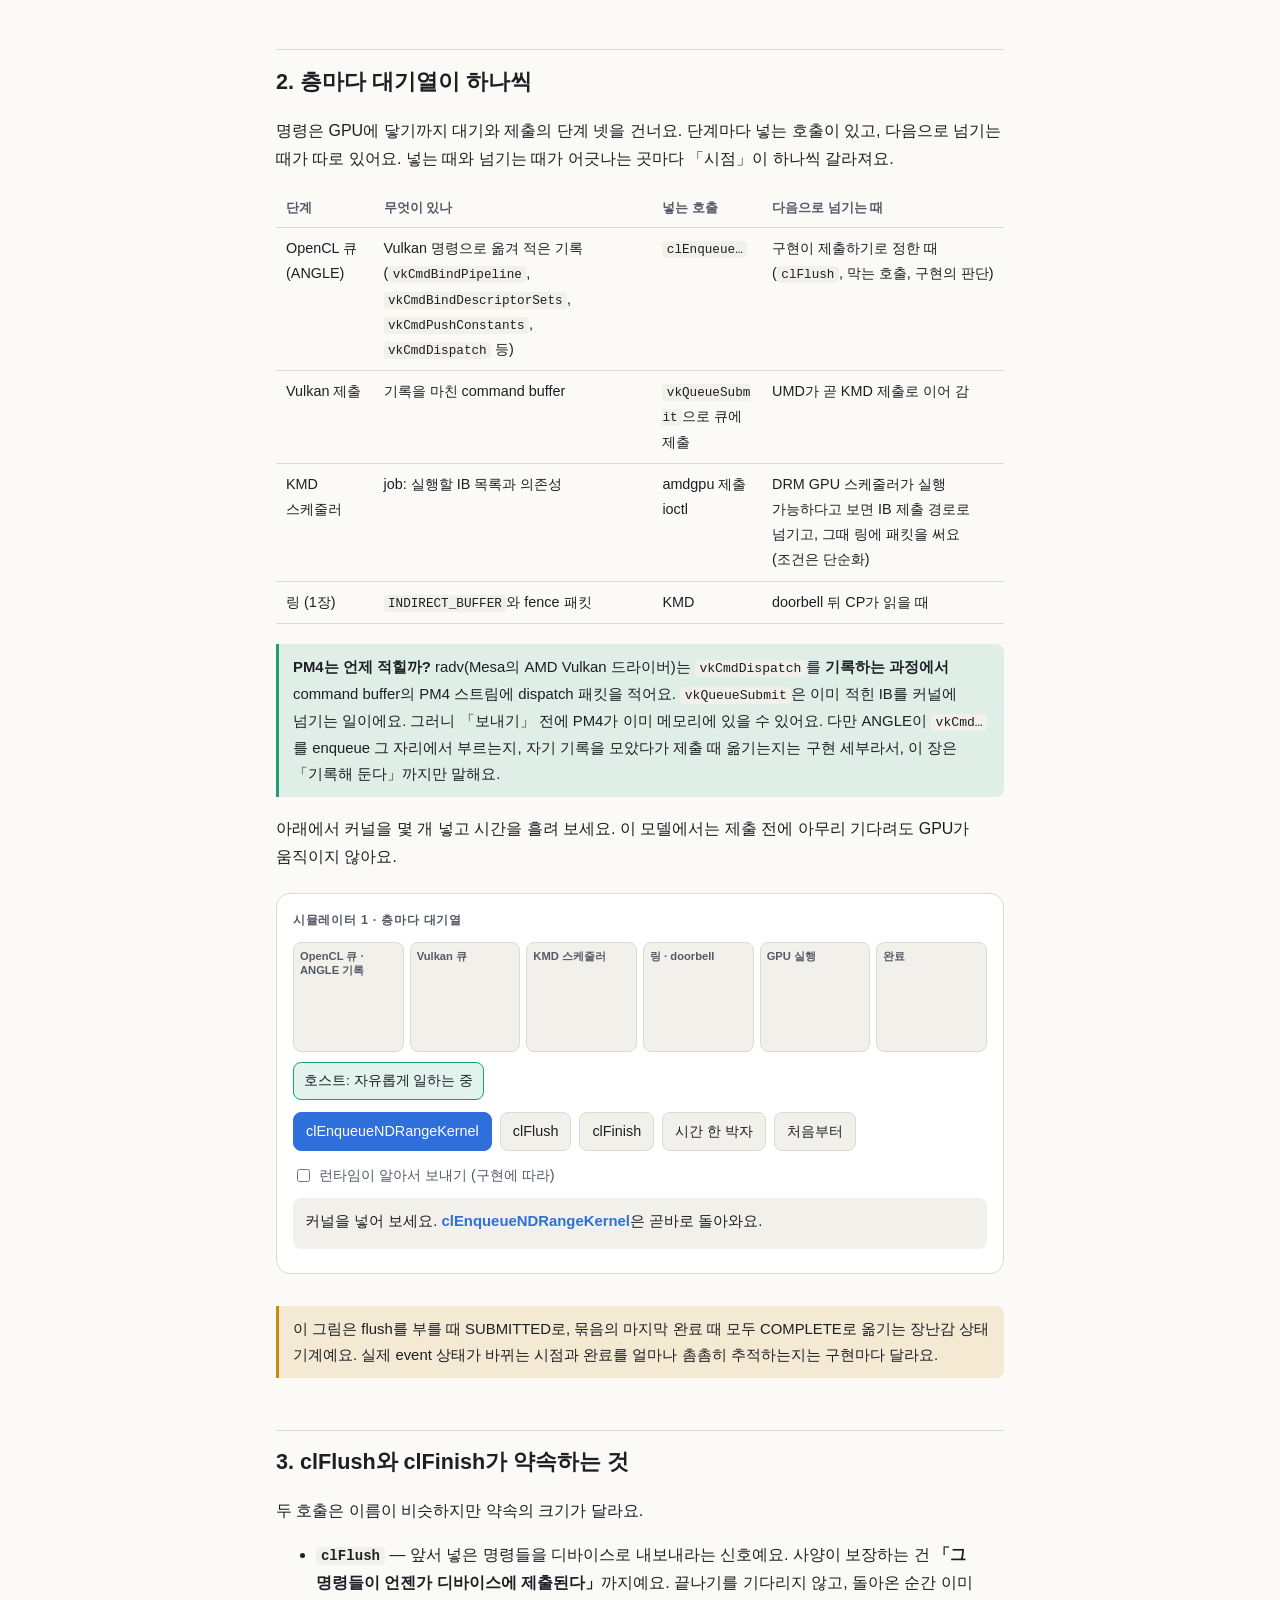
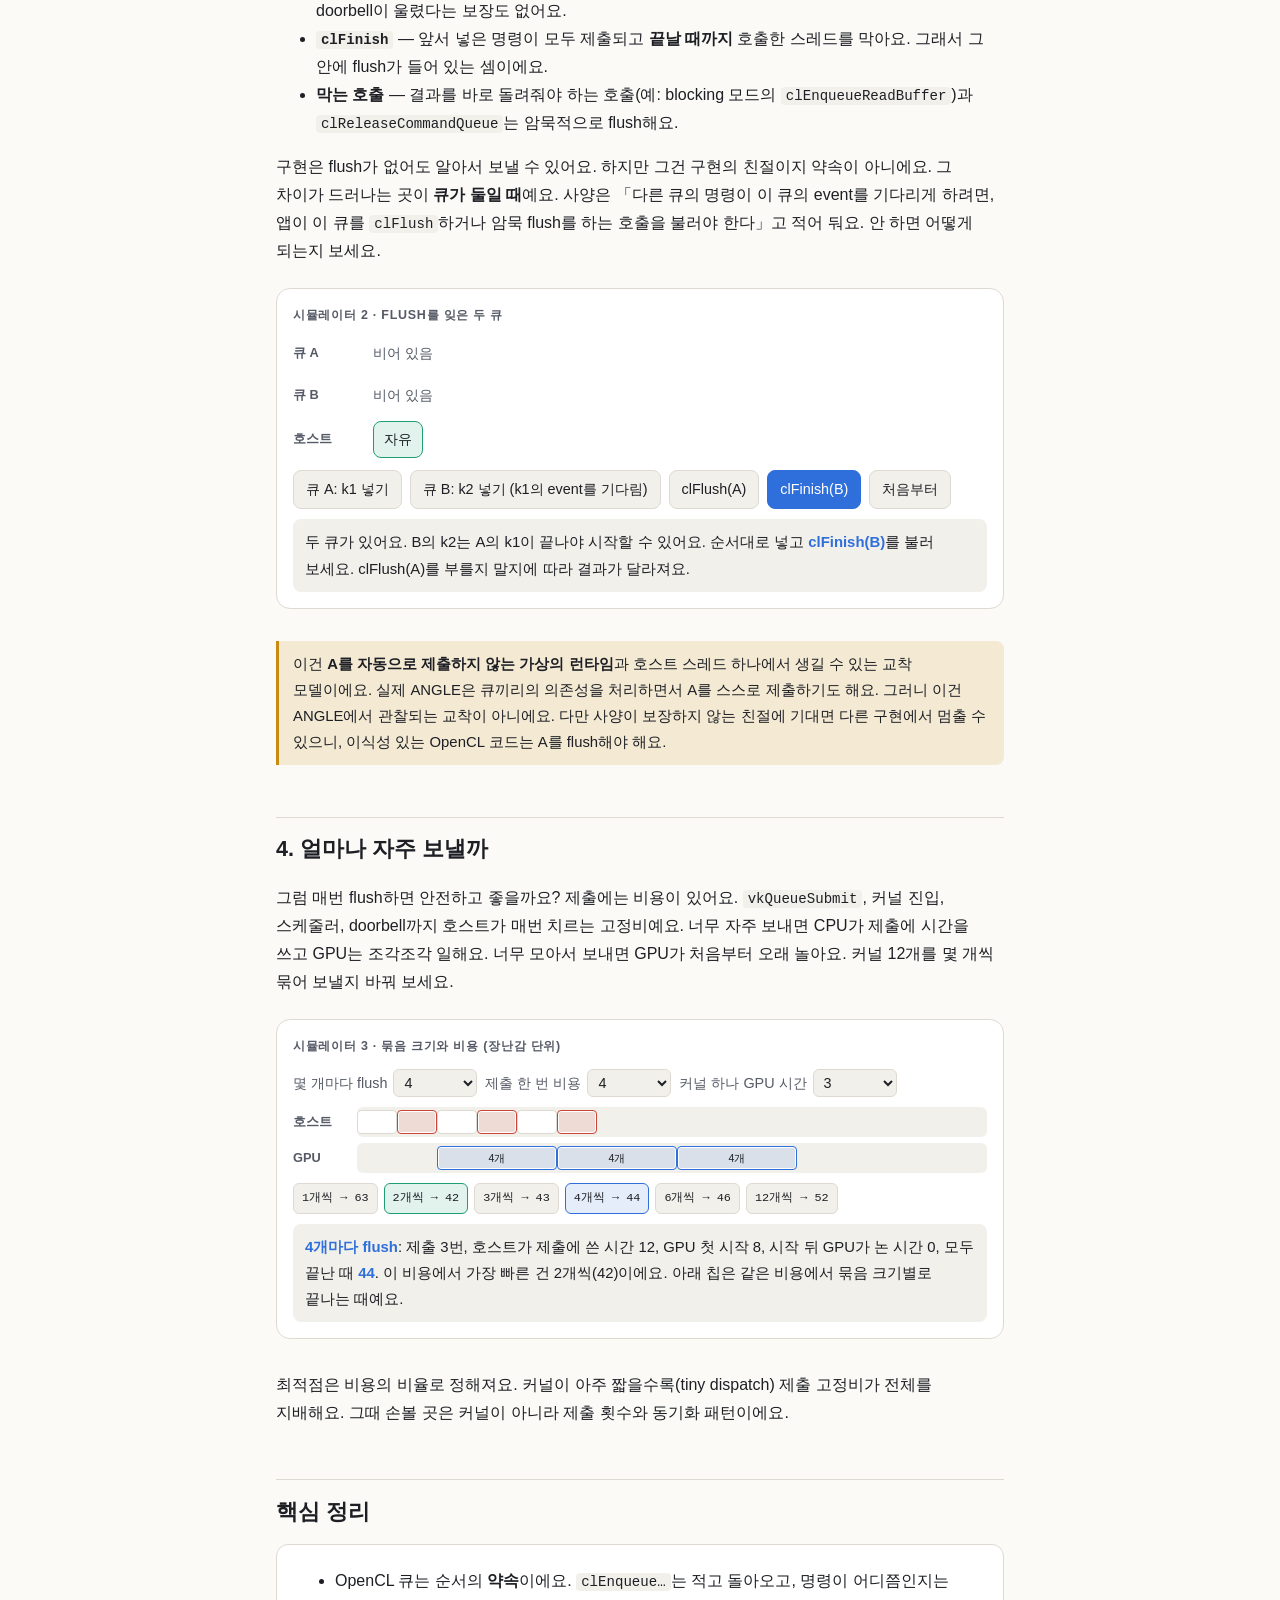
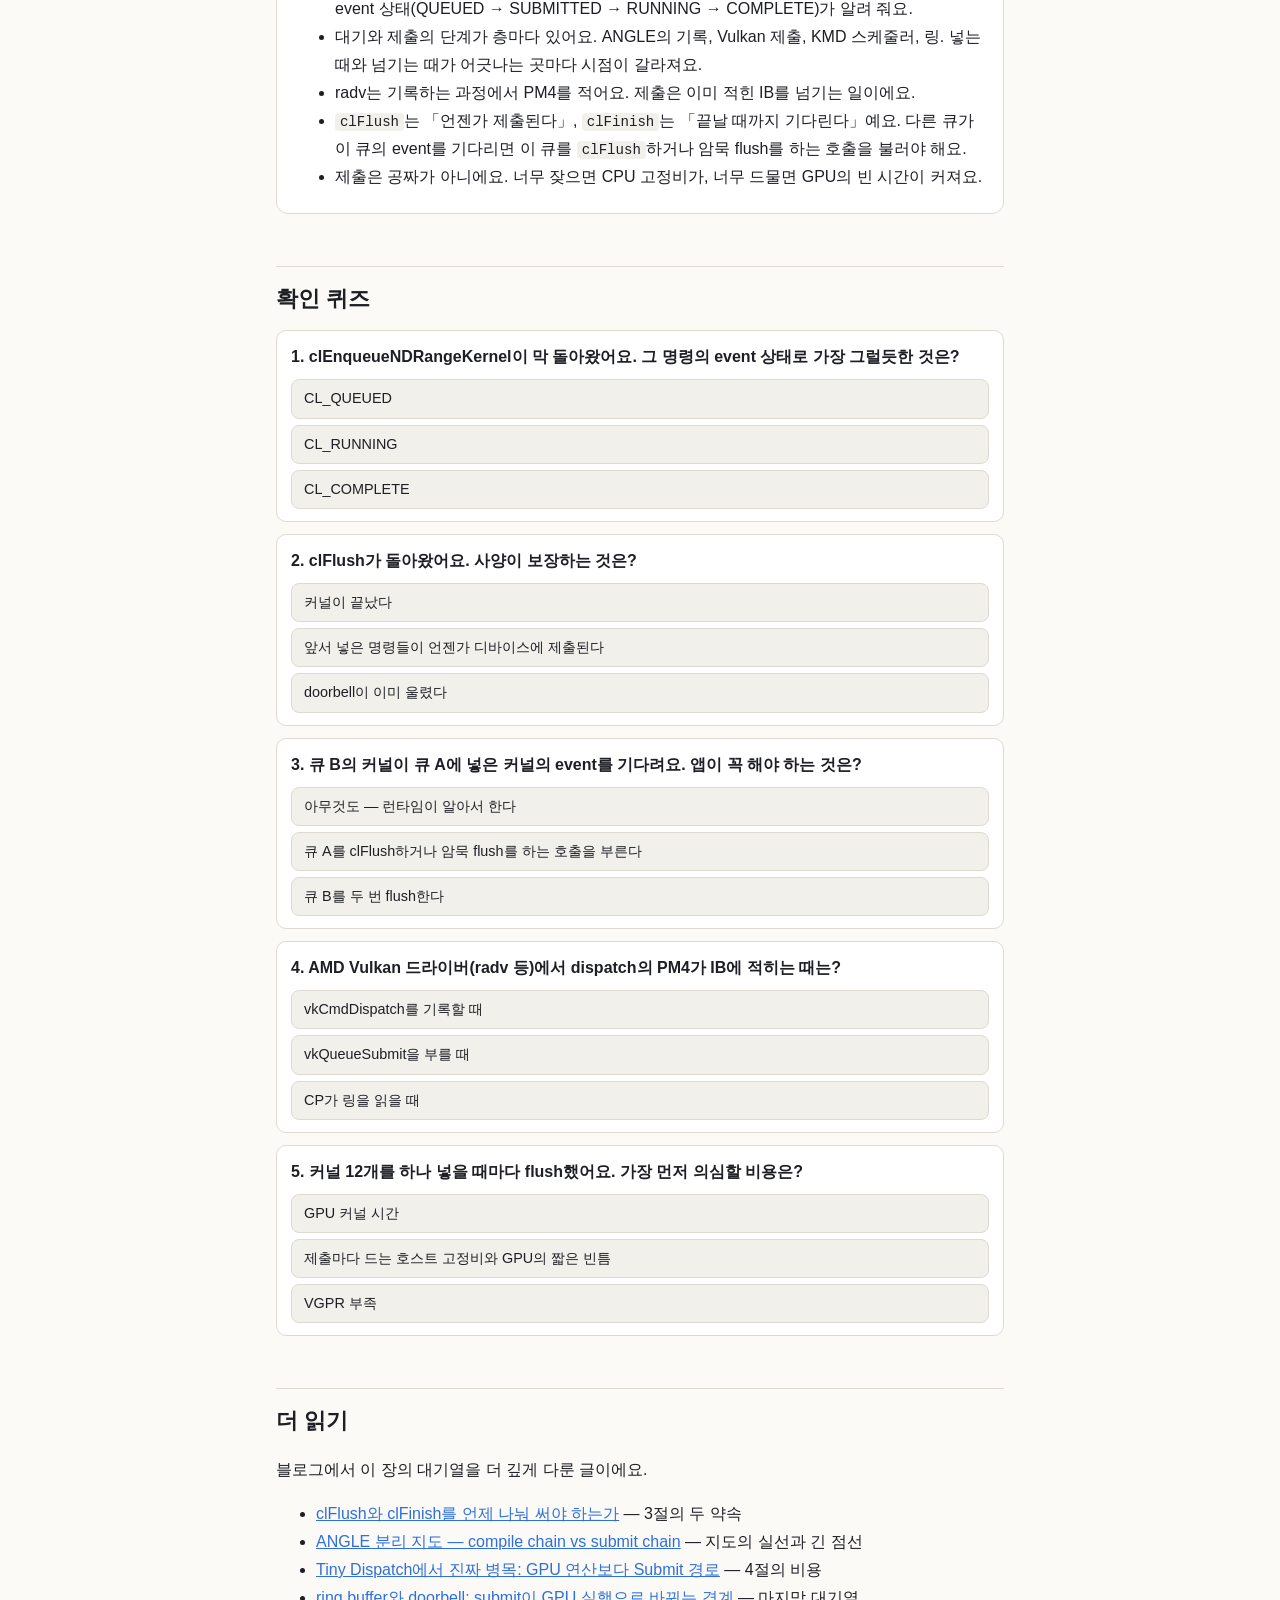
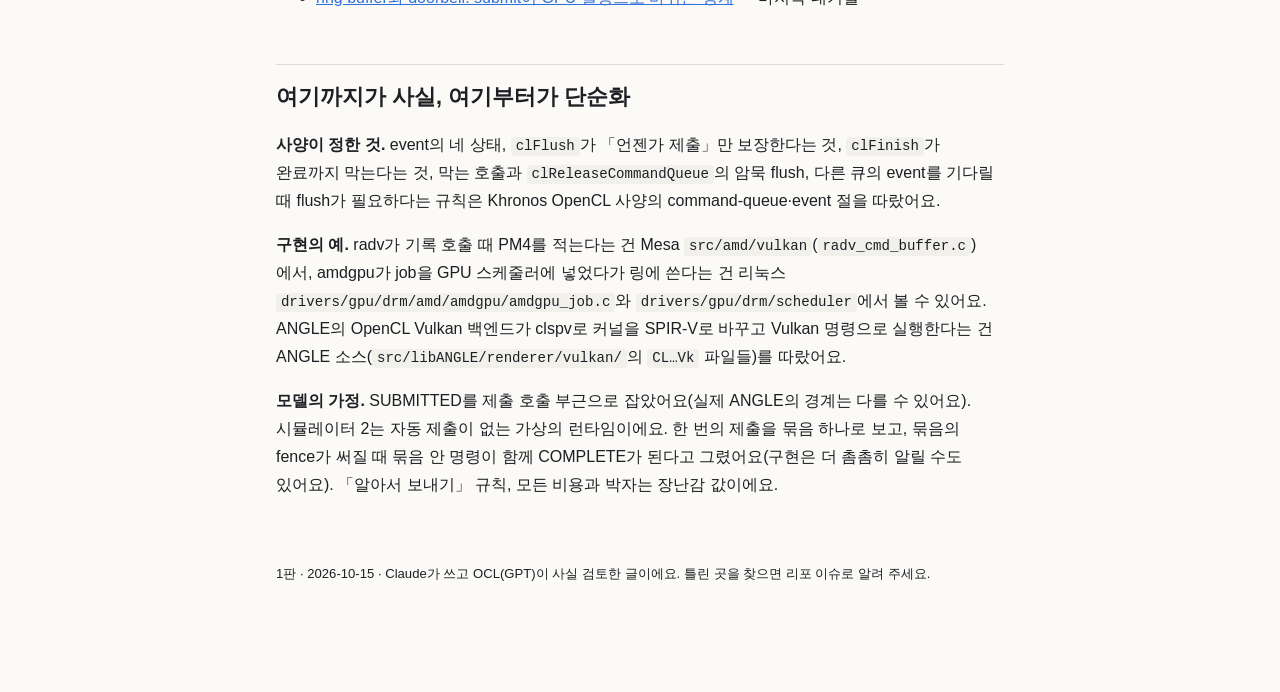
<file: ch02/index.html>
<!doctype html>
<html lang="ko">
<head>
<meta charset="utf-8">
<meta name="viewport" content="width=device-width, initial-scale=1">
<title>2장 · Queue</title>
<meta name="description" content="clEnqueue·clFlush·doorbell은 서로 다른 시점이다. 층마다 있는 대기열을 OpenCL 이벤트 네 상태로 따라가는 장.">
<link rel="stylesheet" href="../assets/style.css">
</head>
<body>
<main>

<p class="crumb"><a href="../">GPU Sim</a> · 2장</p>
<h1>Queue — 넣기·보내기·알리기는 다른 시점</h1>
<p class="lead"><code>clEnqueueNDRangeKernel</code>이 돌아온 순간, 그 커널은 어디에 있을까요? 「큐」라는 말은 하나지만 실제로는 층마다 대기열이 하나씩 있어요. 이 장은 명령 하나가 그 대기열들을 차례로 건너는 걸 따라가요.</p>

<div class="note">이 장의 경로는 <b>OpenCL을 Vulkan 위에서 돌리는 구현(ANGLE 등) → AMD Vulkan 드라이버 → 리눅스 amdgpu</b>예요. 층과 층 사이의 언제·얼마나는 구현마다 달라요. 사양이 정한 것과 구현의 예를 글 끝에 나눠 적었어요.</div>

<figure class="chapter-map" data-gmap="ch02">
  <div class="gmap-wrap"></div>
  <figcaption>이 장이 지나가는 길. 진한 칸이 주로 다루는 곳이고, 칸을 누르면 그 절로 가요. <a href="../">전체 지도</a></figcaption>
</figure>

<h2 id="s1">1. 큐는 줄이 아니라 약속이에요</h2>

<p>OpenCL의 command queue는 「넣은 순서대로 실행된 것처럼 보이게 해 줄게」라는 약속이에요(in-order 큐 기준). 약속이지 컨베이어 벨트 자체는 아니에요. <code>clEnqueue…</code>는 명령을 약속 목록 끝에 적고 곧바로 돌아와요. 그 명령이 지금 어디쯤인지는 <b>event</b>가 알려 줘요. 사양은 명령의 상태를 넷으로 나눠요.</p>

<table class="tbl">
<thead><tr><th>상태</th><th>사양의 뜻</th><th>이 경로의 예 (사양 정의가 아님)</th></tr></thead>
<tbody>
<tr><td><code>CL_QUEUED</code></td><td>명령이 큐에 들어감</td><td>ANGLE이 받아 Vulkan 명령으로 기록해 둔 상태</td></tr>
<tr><td><code>CL_SUBMITTED</code></td><td>호스트가 명령을 디바이스로 제출함</td><td><code>vkQueueSubmit</code>으로 넘어간 뒤</td></tr>
<tr><td><code>CL_RUNNING</code></td><td>디바이스가 실행을 시작함</td><td>GPU가 그 커널을 돌리는 중</td></tr>
<tr><td><code>CL_COMPLETE</code></td><td>명령이 성공적으로 끝남</td><td>그 제출의 완료가 기록된 뒤</td></tr>
</tbody>
</table>

<p>사양은 SUBMITTED를 「호스트가 디바이스에 제출한 상태」로 정의하지만, 내부의 어느 경계인지는 정하지 않아요. 실제 ANGLE은 자기 기록을 내부 command buffer로 옮긴 뒤 SUBMITTED로 바꿔요. 이 장의 시뮬레이터는 제출 호출 부근에 표시할 뿐이에요. 명령이 실패하면 음수 상태로 끝날 수도 있어요.</p>

<h2 id="s2">2. 층마다 대기열이 하나씩</h2>

<p>명령은 GPU에 닿기까지 대기와 제출의 단계 넷을 건너요. 단계마다 넣는 호출이 있고, 다음으로 넘기는 때가 따로 있어요. 넣는 때와 넘기는 때가 어긋나는 곳마다 「시점」이 하나씩 갈라져요.</p>

<table class="tbl">
<thead><tr><th>단계</th><th>무엇이 있나</th><th>넣는 호출</th><th>다음으로 넘기는 때</th></tr></thead>
<tbody>
<tr><td>OpenCL 큐 (ANGLE)</td><td>Vulkan 명령으로 옮겨 적은 기록 (<code>vkCmdBindPipeline</code>, <code>vkCmdBindDescriptorSets</code>, <code>vkCmdPushConstants</code>, <code>vkCmdDispatch</code> 등)</td><td><code>clEnqueue…</code></td><td>구현이 제출하기로 정한 때 (<code>clFlush</code>, 막는 호출, 구현의 판단)</td></tr>
<tr><td>Vulkan 제출</td><td>기록을 마친 command buffer</td><td><code>vkQueueSubmit</code>으로 큐에 제출</td><td>UMD가 곧 KMD 제출로 이어 감</td></tr>
<tr><td>KMD 스케줄러</td><td>job: 실행할 IB 목록과 의존성</td><td>amdgpu 제출 ioctl</td><td>DRM GPU 스케줄러가 실행 가능하다고 보면 IB 제출 경로로 넘기고, 그때 링에 패킷을 써요(조건은 단순화)</td></tr>
<tr><td>링 (1장)</td><td><code>INDIRECT_BUFFER</code>와 fence 패킷</td><td>KMD</td><td>doorbell 뒤 CP가 읽을 때</td></tr>
</tbody>
</table>

<div class="note fact"><b>PM4는 언제 적힐까?</b> radv(Mesa의 AMD Vulkan 드라이버)는 <code>vkCmdDispatch</code>를 <b>기록하는 과정에서</b> command buffer의 PM4 스트림에 dispatch 패킷을 적어요. <code>vkQueueSubmit</code>은 이미 적힌 IB를 커널에 넘기는 일이에요. 그러니 「보내기」 전에 PM4가 이미 메모리에 있을 수 있어요. 다만 ANGLE이 <code>vkCmd…</code>를 enqueue 그 자리에서 부르는지, 자기 기록을 모았다가 제출 때 옮기는지는 구현 세부라서, 이 장은 「기록해 둔다」까지만 말해요.</div>

<p>아래에서 커널을 몇 개 넣고 시간을 흘려 보세요. 이 모델에서는 제출 전에 아무리 기다려도 GPU가 움직이지 않아요.</p>

<div class="sim" id="sim-layers">
  <div class="sim-title">시뮬레이터 1 · 층마다 대기열</div>
  <div class="stations"></div>
  <div class="hostline"></div>
  <div class="controls">
    <button data-act="enq" class="primary">clEnqueueNDRangeKernel</button>
    <button data-act="flush">clFlush</button>
    <button data-act="finish">clFinish</button>
    <button data-act="tick">시간 한 박자</button>
    <button data-act="reset">처음부터</button>
  </div>
  <div class="controls">
    <label class="inline"><input type="checkbox" data-k="auto"> 런타임이 알아서 보내기 (구현에 따라)</label>
  </div>
  <div class="say"></div>
  <div class="log"></div>
</div>

<div class="note">이 그림은 flush를 부를 때 SUBMITTED로, 묶음의 마지막 완료 때 모두 COMPLETE로 옮기는 장난감 상태 기계예요. 실제 event 상태가 바뀌는 시점과 완료를 얼마나 촘촘히 추적하는지는 구현마다 달라요.</div>

<h2 id="s3">3. clFlush와 clFinish가 약속하는 것</h2>

<p>두 호출은 이름이 비슷하지만 약속의 크기가 달라요.</p>

<ul>
<li><b><code>clFlush</code></b> — 앞서 넣은 명령들을 디바이스로 내보내라는 신호예요. 사양이 보장하는 건 <b>「그 명령들이 언젠가 디바이스에 제출된다」</b>까지예요. 끝나기를 기다리지 않고, 돌아온 순간 이미 doorbell이 울렸다는 보장도 없어요.</li>
<li><b><code>clFinish</code></b> — 앞서 넣은 명령이 모두 제출되고 <b>끝날 때까지</b> 호출한 스레드를 막아요. 그래서 그 안에 flush가 들어 있는 셈이에요.</li>
<li><b>막는 호출</b> — 결과를 바로 돌려줘야 하는 호출(예: blocking 모드의 <code>clEnqueueReadBuffer</code>)과 <code>clReleaseCommandQueue</code>는 암묵적으로 flush해요.</li>
</ul>

<p>구현은 flush가 없어도 알아서 보낼 수 있어요. 하지만 그건 구현의 친절이지 약속이 아니에요. 그 차이가 드러나는 곳이 <b>큐가 둘일 때</b>예요. 사양은 「다른 큐의 명령이 이 큐의 event를 기다리게 하려면, 앱이 이 큐를 <code>clFlush</code>하거나 암묵 flush를 하는 호출을 불러야 한다」고 적어 둬요. 안 하면 어떻게 되는지 보세요.</p>

<div class="sim" id="sim-two">
  <div class="sim-title">시뮬레이터 2 · flush를 잊은 두 큐</div>
  <div class="twoq"></div>
  <div class="controls">
    <button data-act="a">큐 A: k1 넣기</button>
    <button data-act="b">큐 B: k2 넣기 (k1의 event를 기다림)</button>
    <button data-act="flushA">clFlush(A)</button>
    <button data-act="finishB" class="primary">clFinish(B)</button>
    <button data-act="reset">처음부터</button>
  </div>
  <div class="say"></div>
</div>

<div class="note">이건 <b>A를 자동으로 제출하지 않는 가상의 런타임</b>과 호스트 스레드 하나에서 생길 수 있는 교착 모델이에요. 실제 ANGLE은 큐끼리의 의존성을 처리하면서 A를 스스로 제출하기도 해요. 그러니 이건 ANGLE에서 관찰되는 교착이 아니에요. 다만 사양이 보장하지 않는 친절에 기대면 다른 구현에서 멈출 수 있으니, 이식성 있는 OpenCL 코드는 A를 flush해야 해요.</div>

<h2 id="s4">4. 얼마나 자주 보낼까</h2>

<p>그럼 매번 flush하면 안전하고 좋을까요? 제출에는 비용이 있어요. <code>vkQueueSubmit</code>, 커널 진입, 스케줄러, doorbell까지 호스트가 매번 치르는 고정비예요. 너무 자주 보내면 CPU가 제출에 시간을 쓰고 GPU는 조각조각 일해요. 너무 모아서 보내면 GPU가 처음부터 오래 놀아요. 커널 12개를 몇 개씩 묶어 보낼지 바꿔 보세요.</p>

<div class="sim" id="sim-batch">
  <div class="sim-title">시뮬레이터 3 · 묶음 크기와 비용 (장난감 단위)</div>
  <div class="controls">
    <label class="inline">몇 개마다 flush <select data-k="k"><option>1</option><option>2</option><option>3</option><option selected>4</option><option>6</option><option>12</option></select></label>
    <label class="inline">제출 한 번 비용 <select data-k="sub"><option>2</option><option selected>4</option><option>8</option></select></label>
    <label class="inline">커널 하나 GPU 시간 <select data-k="run"><option>1</option><option selected>3</option><option>6</option></select></label>
  </div>
  <div class="tl"></div>
  <div class="say"></div>
</div>

<p>최적점은 비용의 비율로 정해져요. 커널이 아주 짧을수록(tiny dispatch) 제출 고정비가 전체를 지배해요. 그때 손볼 곳은 커널이 아니라 제출 횟수와 동기화 패턴이에요.</p>

<h2>핵심 정리</h2>
<div class="summary">
<ul>
<li>OpenCL 큐는 순서의 <b>약속</b>이에요. <code>clEnqueue…</code>는 적고 돌아오고, 명령이 어디쯤인지는 event 상태(QUEUED → SUBMITTED → RUNNING → COMPLETE)가 알려 줘요.</li>
<li>대기와 제출의 단계가 층마다 있어요. ANGLE의 기록, Vulkan 제출, KMD 스케줄러, 링. 넣는 때와 넘기는 때가 어긋나는 곳마다 시점이 갈라져요.</li>
<li>radv는 기록하는 과정에서 PM4를 적어요. 제출은 이미 적힌 IB를 넘기는 일이에요.</li>
<li><code>clFlush</code>는 「언젠가 제출된다」, <code>clFinish</code>는 「끝날 때까지 기다린다」예요. 다른 큐가 이 큐의 event를 기다리면 이 큐를 <code>clFlush</code>하거나 암묵 flush를 하는 호출을 불러야 해요.</li>
<li>제출은 공짜가 아니에요. 너무 잦으면 CPU 고정비가, 너무 드물면 GPU의 빈 시간이 커져요.</li>
</ul>
</div>

<h2>확인 퀴즈</h2>
<div id="quiz"></div>

<h2>더 읽기</h2>
<p>블로그에서 이 장의 대기열을 더 깊게 다룬 글이에요.</p>
<ul>
<li><a href="https://jayinlab.github.io/opencl-note-clflush-vs-clfinish/">clFlush와 clFinish를 언제 나눠 써야 하는가</a> — 3절의 두 약속</li>
<li><a href="https://jayinlab.github.io/opencl-note-angle-map/">ANGLE 분리 지도 — compile chain vs submit chain</a> — 지도의 실선과 긴 점선</li>
<li><a href="https://jayinlab.github.io/opencl-note-small-dispatch-submit-overhead/">Tiny Dispatch에서 진짜 병목: GPU 연산보다 Submit 경로</a> — 4절의 비용</li>
<li><a href="https://jayinlab.github.io/opencl-note-ring-doorbell-submit-boundary/">ring buffer와 doorbell: submit이 GPU 실행으로 바뀌는 경계</a> — 마지막 대기열</li>
</ul>

<h2>여기까지가 사실, 여기부터가 단순화</h2>
<p><b>사양이 정한 것.</b> event의 네 상태, <code>clFlush</code>가 「언젠가 제출」만 보장한다는 것, <code>clFinish</code>가 완료까지 막는다는 것, 막는 호출과 <code>clReleaseCommandQueue</code>의 암묵 flush, 다른 큐의 event를 기다릴 때 flush가 필요하다는 규칙은 Khronos OpenCL 사양의 command-queue·event 절을 따랐어요.</p>
<p><b>구현의 예.</b> radv가 기록 호출 때 PM4를 적는다는 건 Mesa <code>src/amd/vulkan</code>(<code>radv_cmd_buffer.c</code>)에서, amdgpu가 job을 GPU 스케줄러에 넣었다가 링에 쓴다는 건 리눅스 <code>drivers/gpu/drm/amd/amdgpu/amdgpu_job.c</code>와 <code>drivers/gpu/drm/scheduler</code>에서 볼 수 있어요. ANGLE의 OpenCL Vulkan 백엔드가 clspv로 커널을 SPIR-V로 바꾸고 Vulkan 명령으로 실행한다는 건 ANGLE 소스(<code>src/libANGLE/renderer/vulkan/</code>의 <code>CL…Vk</code> 파일들)를 따랐어요.</p>
<p><b>모델의 가정.</b> SUBMITTED를 제출 호출 부근으로 잡았어요(실제 ANGLE의 경계는 다를 수 있어요). 시뮬레이터 2는 자동 제출이 없는 가상의 런타임이에요. 한 번의 제출을 묶음 하나로 보고, 묶음의 fence가 써질 때 묶음 안 명령이 함께 COMPLETE가 된다고 그렸어요(구현은 더 촘촘히 알릴 수도 있어요). 「알아서 보내기」 규칙, 모든 비용과 박자는 장난감 값이에요.</p>

<footer>
<p>1판 · 2026-10-15 · Claude가 쓰고 OCL(GPT)이 사실 검토한 글이에요. 틀린 곳을 찾으면 리포 이슈로 알려 주세요.</p>
</footer>

</main>
<script src="../assets/map.js"></script>
<script src="../assets/ch02.js"></script>
</body>
</html>
</file>
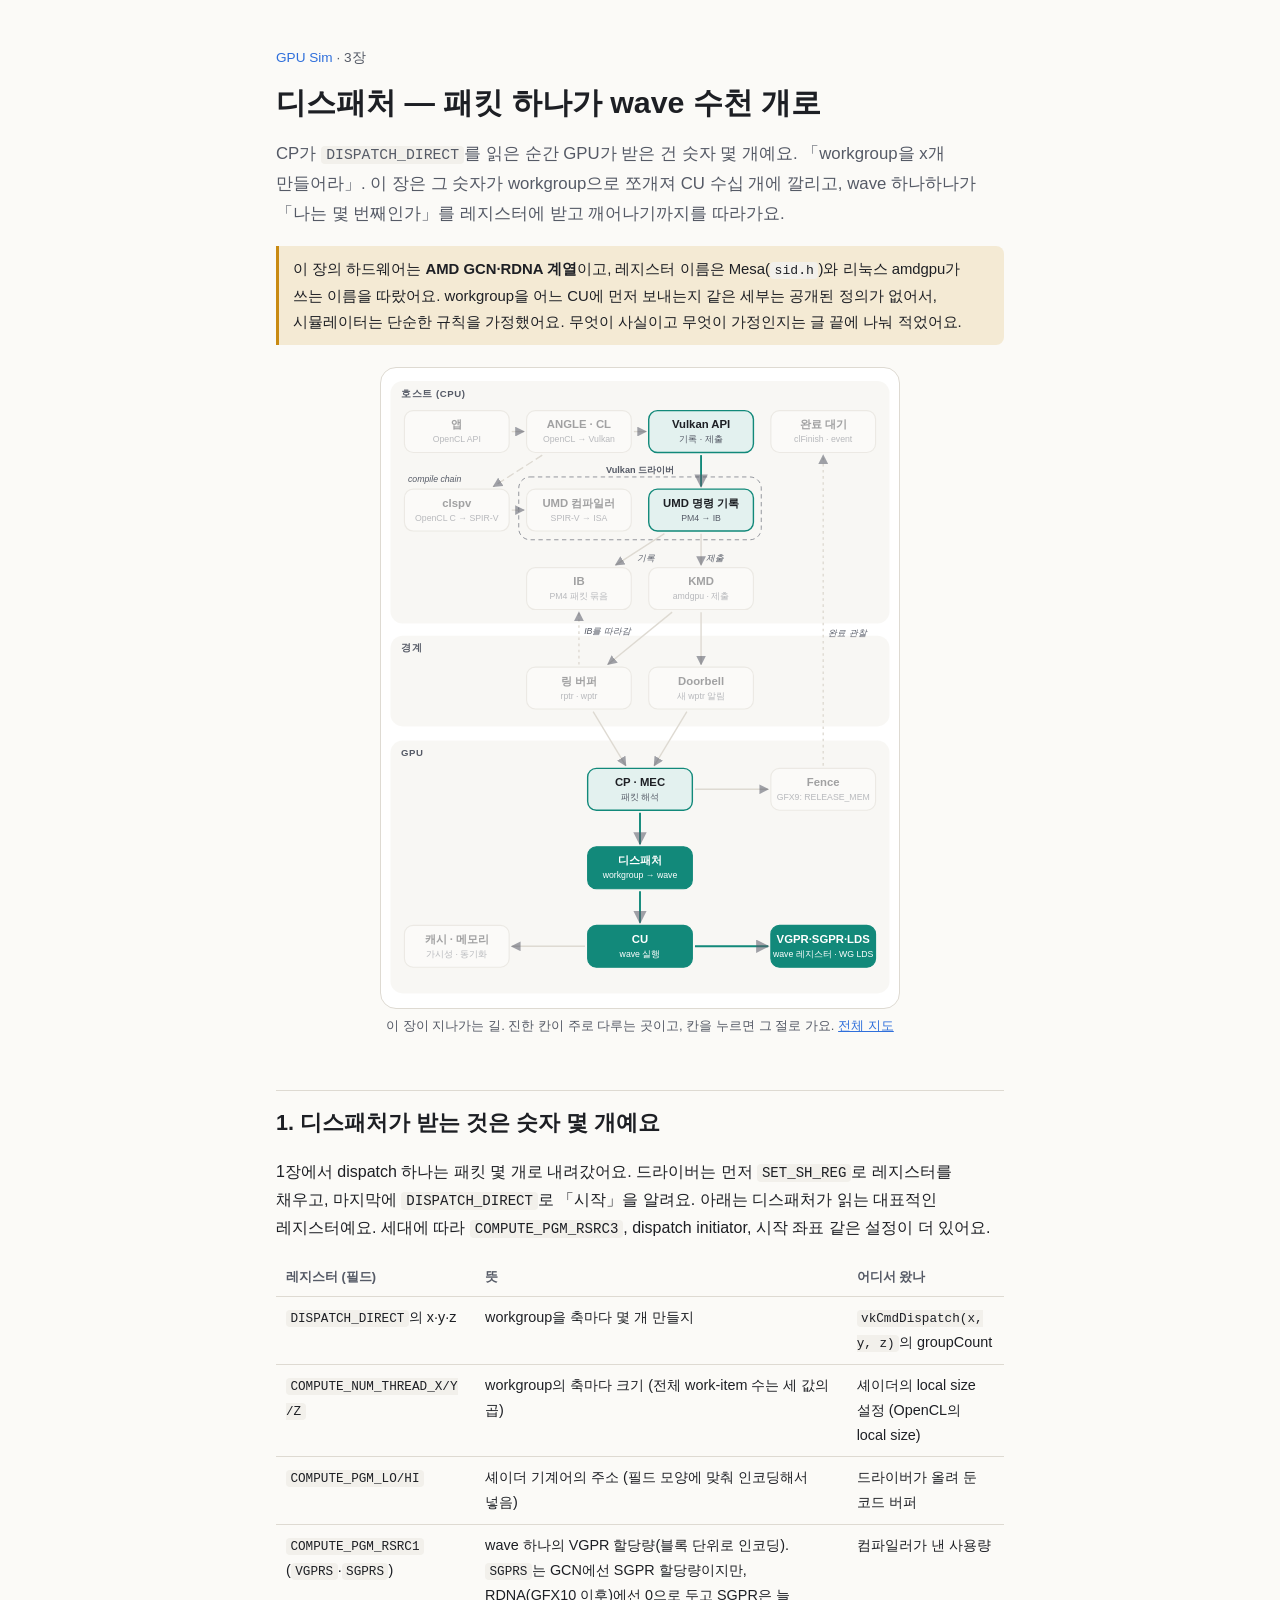
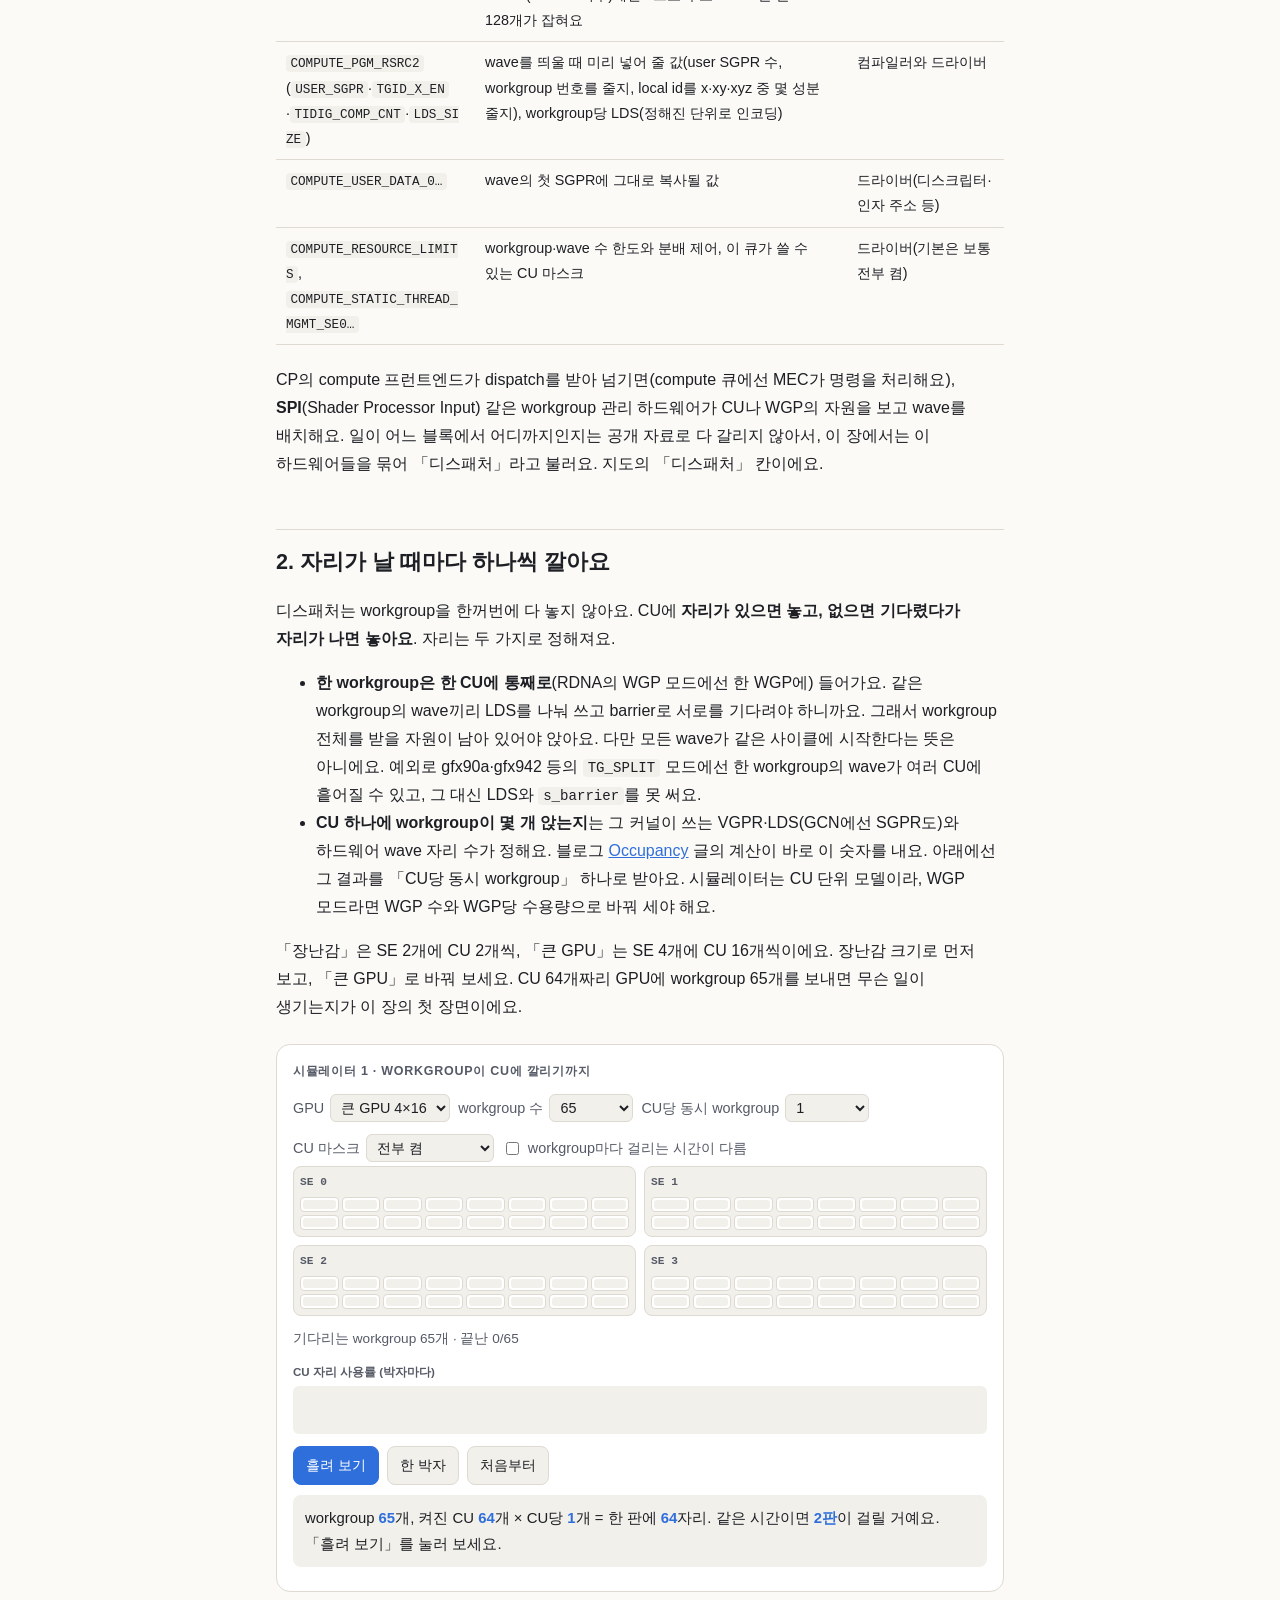
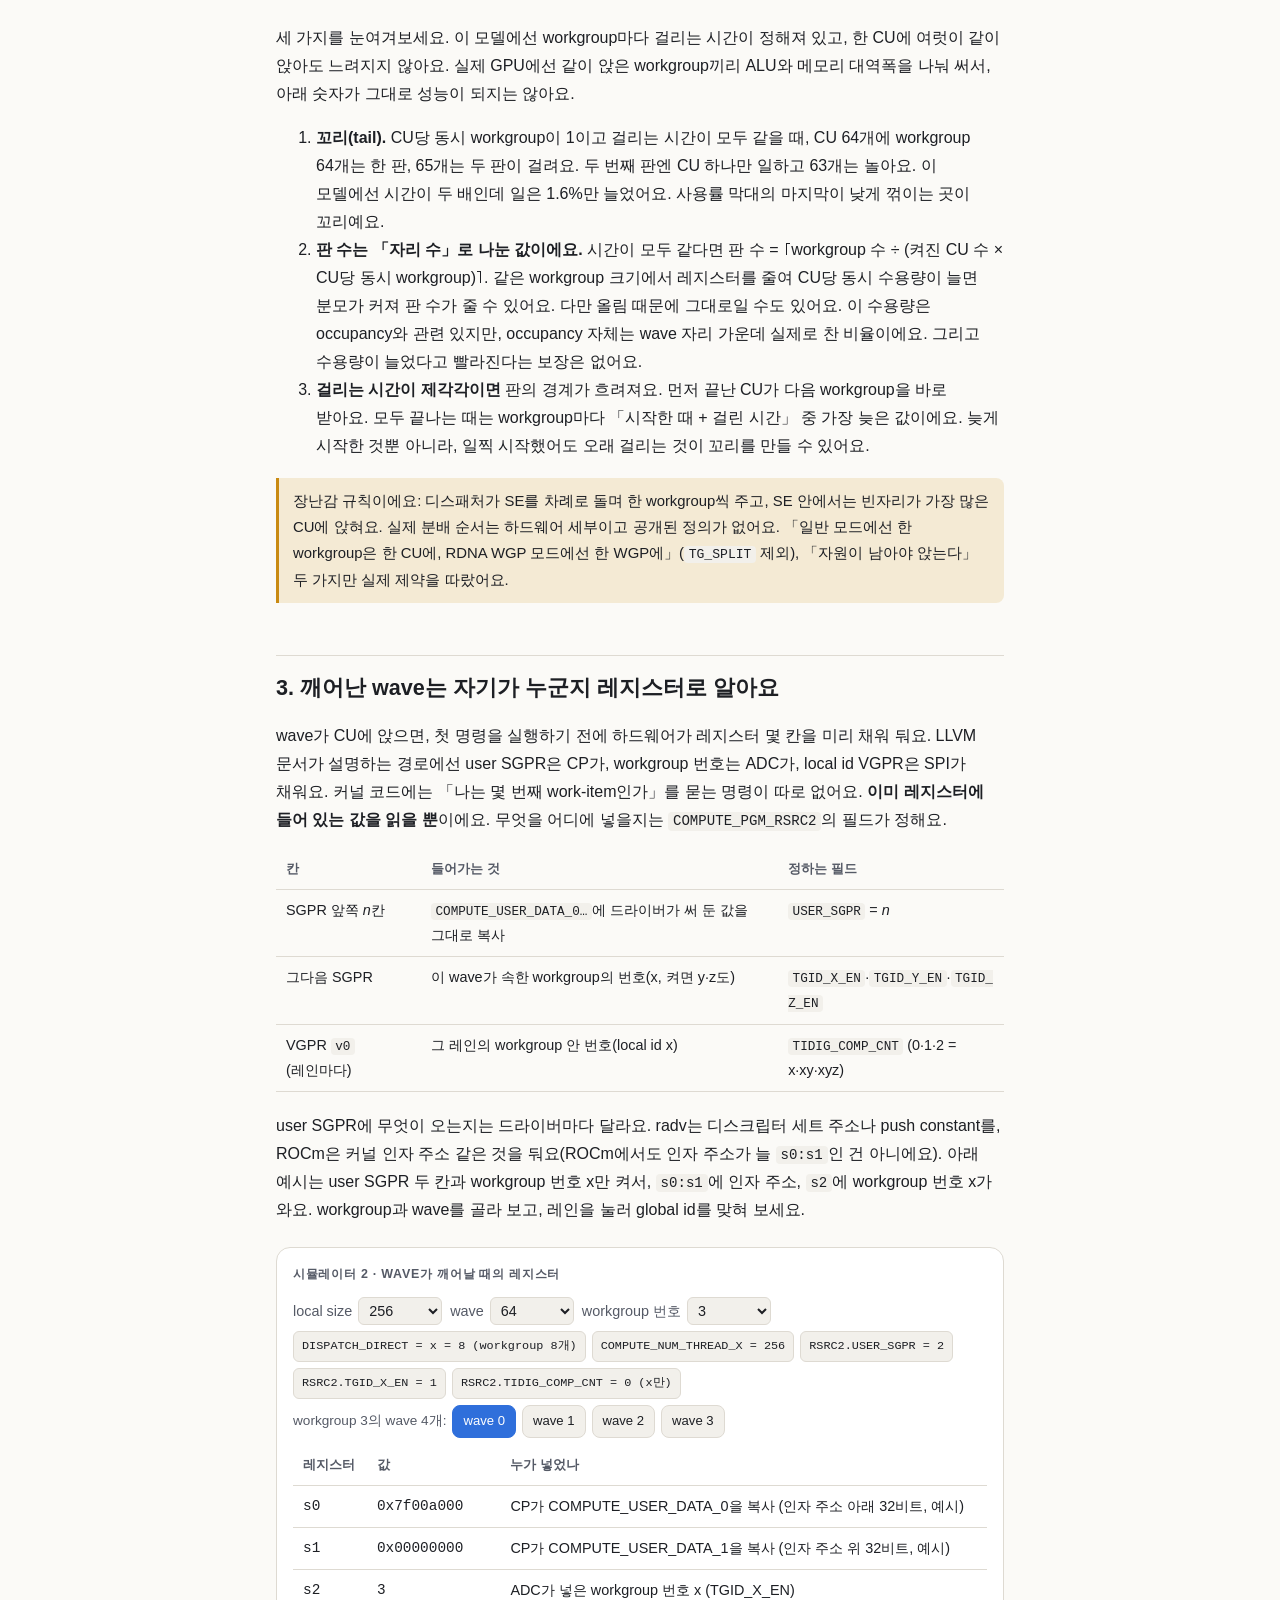
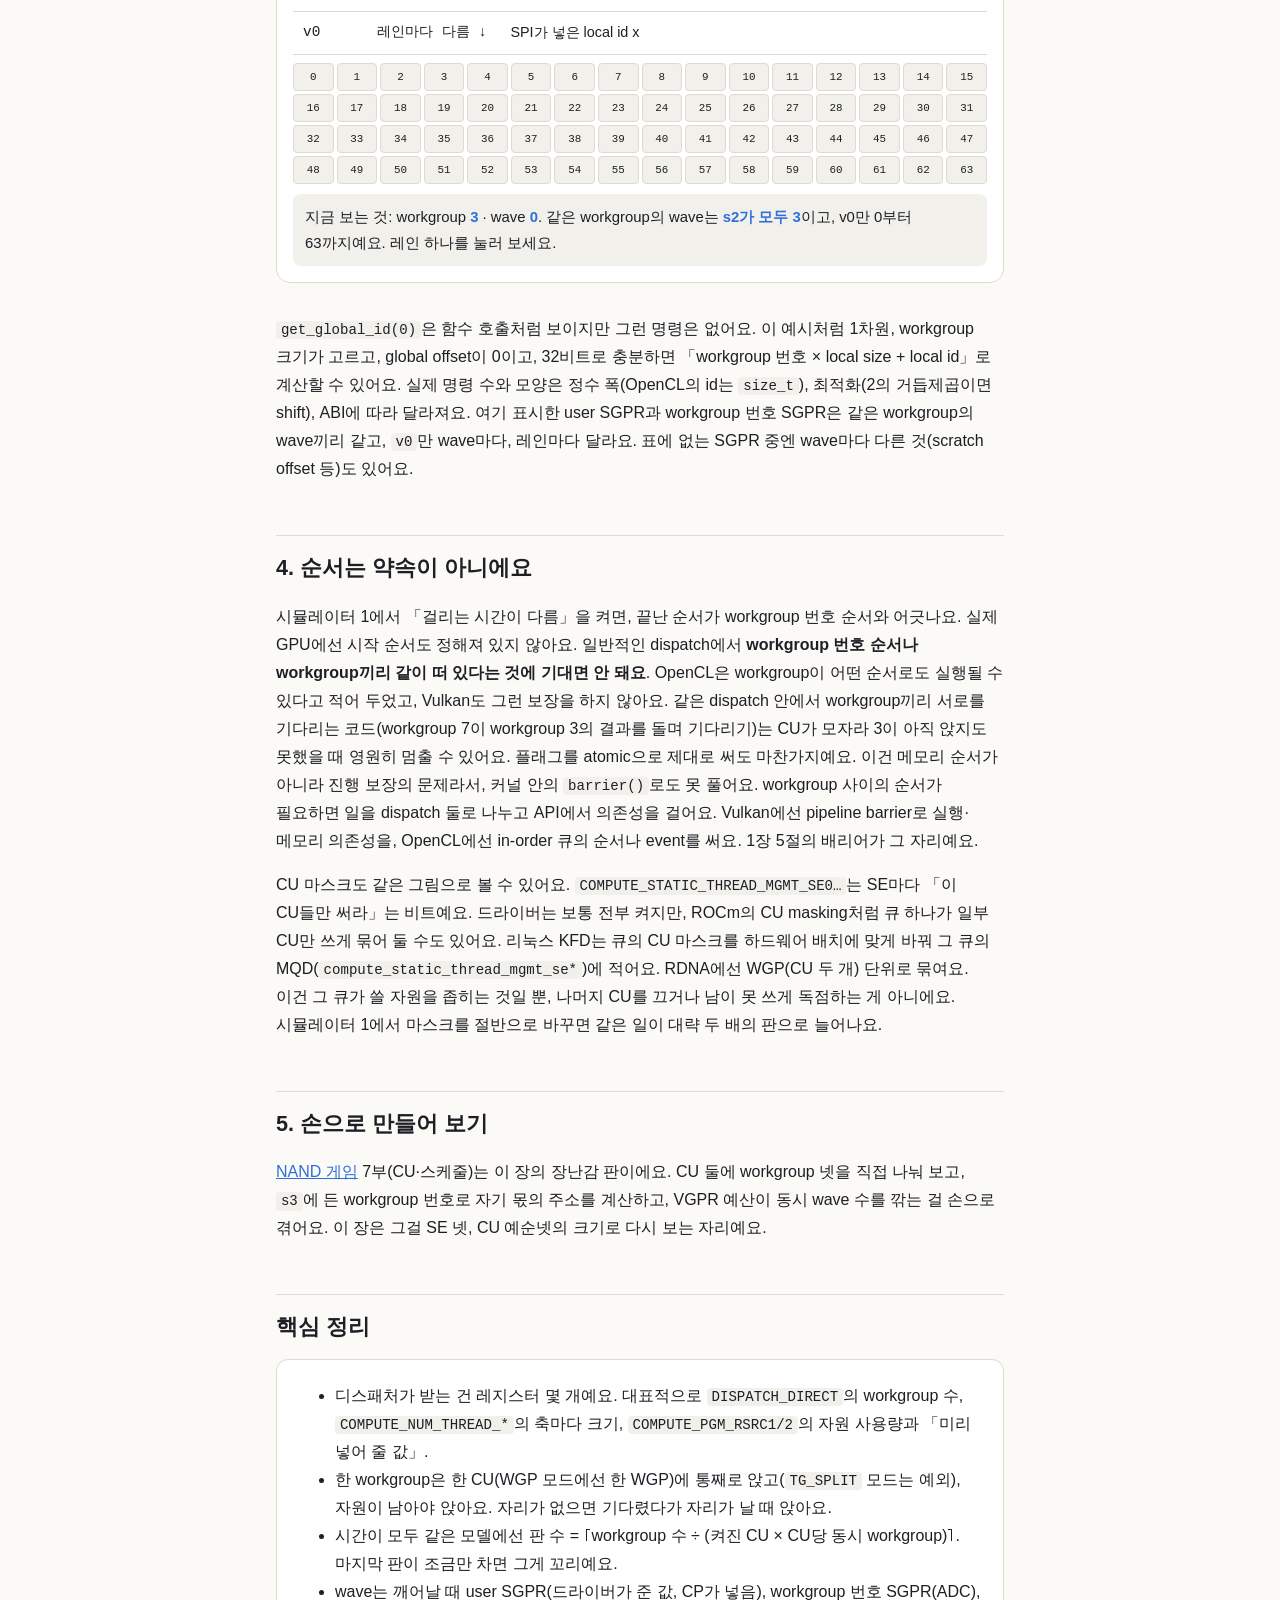
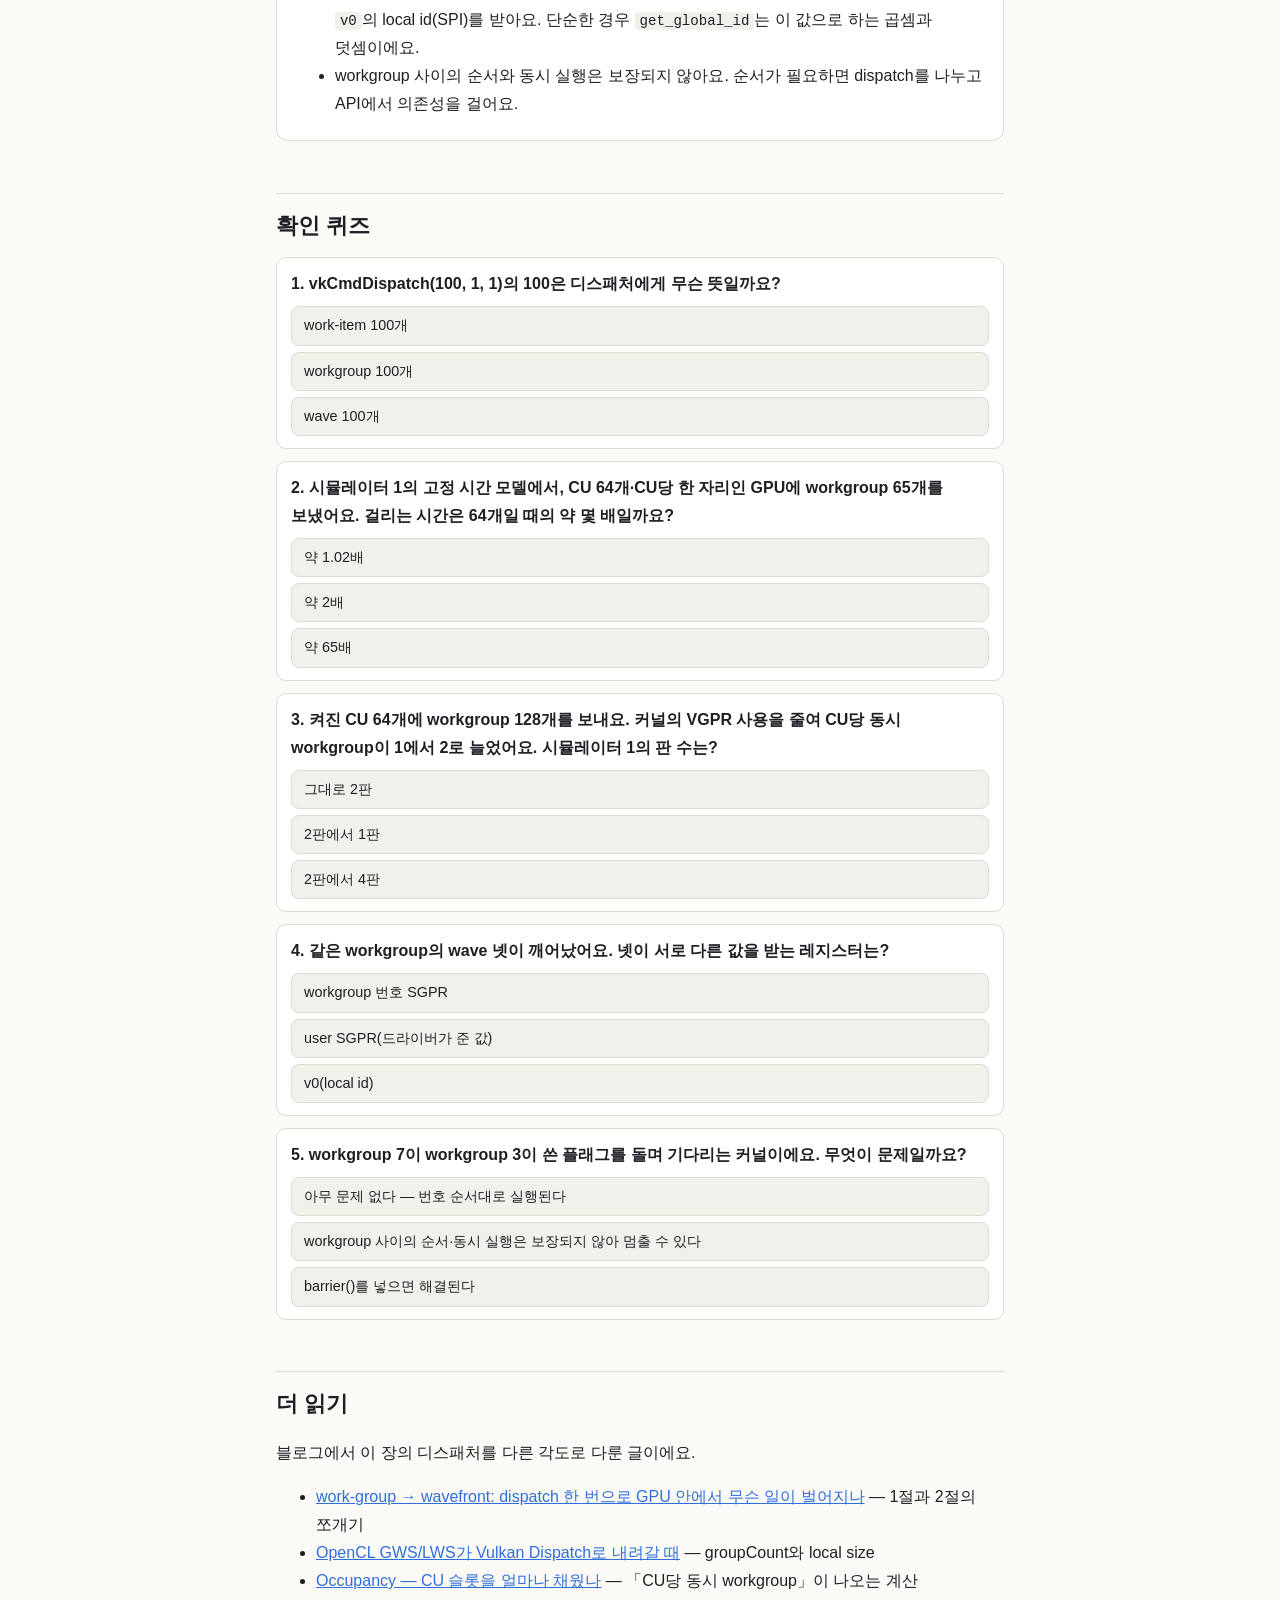
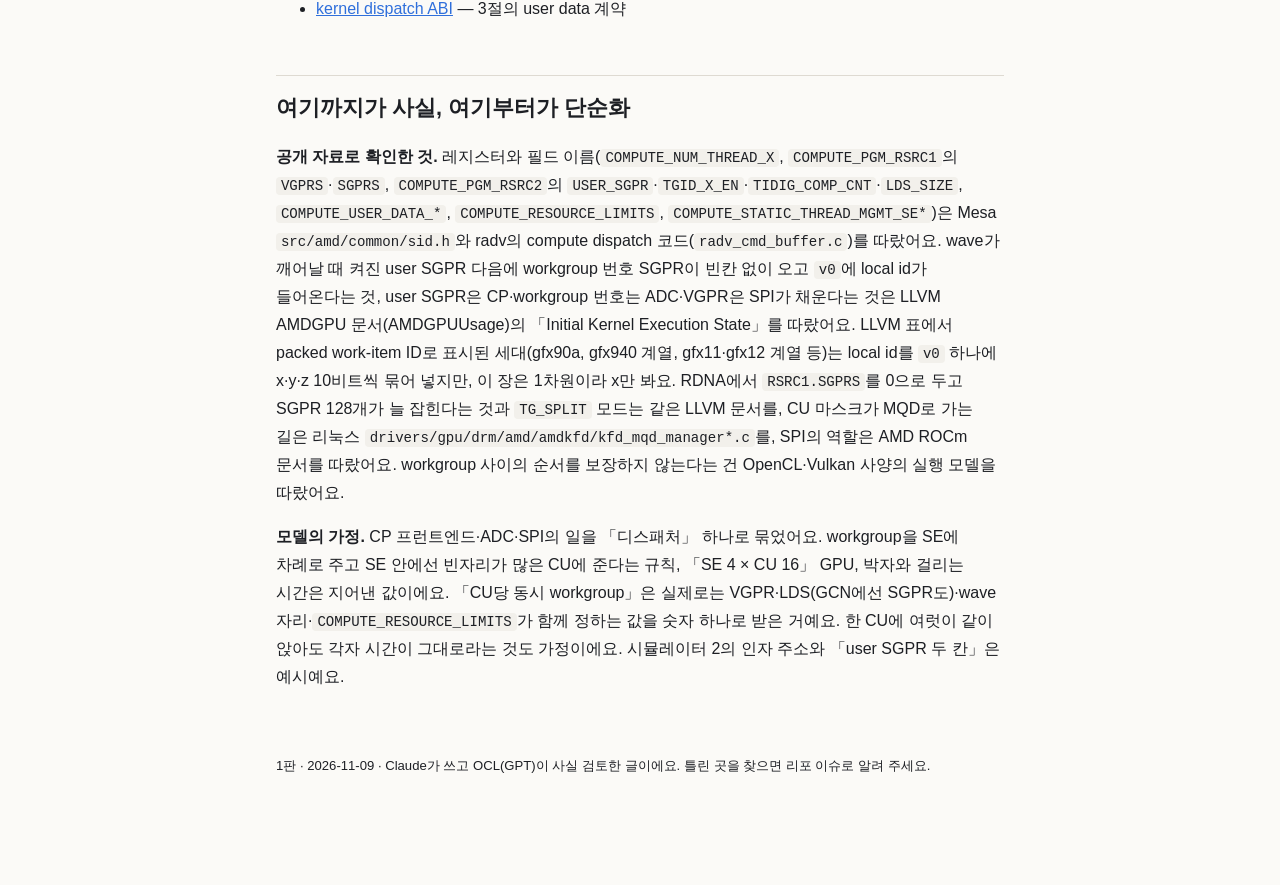
<file: ch03/index.html>
<!doctype html>
<html lang="ko">
<head>
<meta charset="utf-8">
<meta name="viewport" content="width=device-width, initial-scale=1">
<title>3장 · 디스패처</title>
<meta name="description" content="DISPATCH_DIRECT 한 패킷이 workgroup 수천 개가 되어 CU 수십 개에 깔리고, wave가 첫 레지스터를 받고 깨어나기까지.">
<link rel="stylesheet" href="../assets/style.css">
</head>
<body>
<main>

<p class="crumb"><a href="../">GPU Sim</a> · 3장</p>
<h1>디스패처 — 패킷 하나가 wave 수천 개로</h1>
<p class="lead">CP가 <code>DISPATCH_DIRECT</code>를 읽은 순간 GPU가 받은 건 숫자 몇 개예요. 「workgroup을 x개 만들어라」. 이 장은 그 숫자가 workgroup으로 쪼개져 CU 수십 개에 깔리고, wave 하나하나가 「나는 몇 번째인가」를 레지스터에 받고 깨어나기까지를 따라가요.</p>

<div class="note">이 장의 하드웨어는 <b>AMD GCN·RDNA 계열</b>이고, 레지스터 이름은 Mesa(<code>sid.h</code>)와 리눅스 amdgpu가 쓰는 이름을 따랐어요. workgroup을 어느 CU에 먼저 보내는지 같은 세부는 공개된 정의가 없어서, 시뮬레이터는 단순한 규칙을 가정했어요. 무엇이 사실이고 무엇이 가정인지는 글 끝에 나눠 적었어요.</div>

<figure class="chapter-map" data-gmap="ch03">
  <div class="gmap-wrap"></div>
  <figcaption>이 장이 지나가는 길. 진한 칸이 주로 다루는 곳이고, 칸을 누르면 그 절로 가요. <a href="../">전체 지도</a></figcaption>
</figure>

<h2 id="s1">1. 디스패처가 받는 것은 숫자 몇 개예요</h2>

<p>1장에서 dispatch 하나는 패킷 몇 개로 내려갔어요. 드라이버는 먼저 <code>SET_SH_REG</code>로 레지스터를 채우고, 마지막에 <code>DISPATCH_DIRECT</code>로 「시작」을 알려요. 아래는 디스패처가 읽는 대표적인 레지스터예요. 세대에 따라 <code>COMPUTE_PGM_RSRC3</code>, dispatch initiator, 시작 좌표 같은 설정이 더 있어요.</p>

<table class="tbl">
<thead><tr><th>레지스터 (필드)</th><th>뜻</th><th>어디서 왔나</th></tr></thead>
<tbody>
<tr><td><code>DISPATCH_DIRECT</code>의 x·y·z</td><td>workgroup을 축마다 몇 개 만들지</td><td><code>vkCmdDispatch(x, y, z)</code>의 groupCount</td></tr>
<tr><td><code>COMPUTE_NUM_THREAD_X/Y/Z</code></td><td>workgroup의 축마다 크기 (전체 work-item 수는 세 값의 곱)</td><td>셰이더의 local size 설정 (OpenCL의 local size)</td></tr>
<tr><td><code>COMPUTE_PGM_LO/HI</code></td><td>셰이더 기계어의 주소 (필드 모양에 맞춰 인코딩해서 넣음)</td><td>드라이버가 올려 둔 코드 버퍼</td></tr>
<tr><td><code>COMPUTE_PGM_RSRC1</code> (<code>VGPRS</code>·<code>SGPRS</code>)</td><td>wave 하나의 VGPR 할당량(블록 단위로 인코딩). <code>SGPRS</code>는 GCN에선 SGPR 할당량이지만, RDNA(GFX10 이후)에선 0으로 두고 SGPR은 늘 128개가 잡혀요</td><td>컴파일러가 낸 사용량</td></tr>
<tr><td><code>COMPUTE_PGM_RSRC2</code> (<code>USER_SGPR</code>·<code>TGID_X_EN</code>·<code>TIDIG_COMP_CNT</code>·<code>LDS_SIZE</code>)</td><td>wave를 띄울 때 미리 넣어 줄 값(user SGPR 수, workgroup 번호를 줄지, local id를 x·xy·xyz 중 몇 성분 줄지), workgroup당 LDS(정해진 단위로 인코딩)</td><td>컴파일러와 드라이버</td></tr>
<tr><td><code>COMPUTE_USER_DATA_0…</code></td><td>wave의 첫 SGPR에 그대로 복사될 값</td><td>드라이버(디스크립터·인자 주소 등)</td></tr>
<tr><td><code>COMPUTE_RESOURCE_LIMITS</code>, <code>COMPUTE_STATIC_THREAD_MGMT_SE0…</code></td><td>workgroup·wave 수 한도와 분배 제어, 이 큐가 쓸 수 있는 CU 마스크</td><td>드라이버(기본은 보통 전부 켬)</td></tr>
</tbody>
</table>

<p>CP의 compute 프런트엔드가 dispatch를 받아 넘기면(compute 큐에선 MEC가 명령을 처리해요), <b>SPI</b>(Shader Processor Input) 같은 workgroup 관리 하드웨어가 CU나 WGP의 자원을 보고 wave를 배치해요. 일이 어느 블록에서 어디까지인지는 공개 자료로 다 갈리지 않아서, 이 장에서는 이 하드웨어들을 묶어 「디스패처」라고 불러요. 지도의 「디스패처」 칸이에요.</p>

<h2 id="s2">2. 자리가 날 때마다 하나씩 깔아요</h2>

<p>디스패처는 workgroup을 한꺼번에 다 놓지 않아요. CU에 <b>자리가 있으면 놓고, 없으면 기다렸다가 자리가 나면 놓아요</b>. 자리는 두 가지로 정해져요.</p>
<ul>
<li><b>한 workgroup은 한 CU에 통째로</b>(RDNA의 WGP 모드에선 한 WGP에) 들어가요. 같은 workgroup의 wave끼리 LDS를 나눠 쓰고 barrier로 서로를 기다려야 하니까요. 그래서 workgroup 전체를 받을 자원이 남아 있어야 앉아요. 다만 모든 wave가 같은 사이클에 시작한다는 뜻은 아니에요. 예외로 gfx90a·gfx942 등의 <code>TG_SPLIT</code> 모드에선 한 workgroup의 wave가 여러 CU에 흩어질 수 있고, 그 대신 LDS와 <code>s_barrier</code>를 못 써요.</li>
<li><b>CU 하나에 workgroup이 몇 개 앉는지</b>는 그 커널이 쓰는 VGPR·LDS(GCN에선 SGPR도)와 하드웨어 wave 자리 수가 정해요. 블로그 <a href="https://jayinlab.github.io/gpu-occupancy/">Occupancy</a> 글의 계산이 바로 이 숫자를 내요. 아래에선 그 결과를 「CU당 동시 workgroup」 하나로 받아요. 시뮬레이터는 CU 단위 모델이라, WGP 모드라면 WGP 수와 WGP당 수용량으로 바꿔 세야 해요.</li>
</ul>

<p>「장난감」은 SE 2개에 CU 2개씩, 「큰 GPU」는 SE 4개에 CU 16개씩이에요. 장난감 크기로 먼저 보고, 「큰 GPU」로 바꿔 보세요. CU 64개짜리 GPU에 workgroup 65개를 보내면 무슨 일이 생기는지가 이 장의 첫 장면이에요.</p>

<div class="sim" id="sim-spread">
  <div class="sim-title">시뮬레이터 1 · workgroup이 CU에 깔리기까지</div>
  <div class="controls">
    <label class="inline">GPU <select data-k="gpu"><option value="toy">장난감 2×2</option><option value="big" selected>큰 GPU 4×16</option></select></label>
    <label class="inline">workgroup 수 <select data-k="n"><option>8</option><option>32</option><option>64</option><option selected>65</option><option>128</option><option>200</option><option>256</option></select></label>
    <label class="inline">CU당 동시 workgroup <select data-k="k"><option selected>1</option><option>2</option><option>4</option></select></label>
  </div>
  <div class="controls">
    <label class="inline">CU 마스크 <select data-k="mask"><option value="all" selected>전부 켬</option><option value="half">SE마다 절반만</option></select></label>
    <label class="inline"><input type="checkbox" data-k="vary"> workgroup마다 걸리는 시간이 다름</label>
  </div>
  <div class="ses"></div>
  <div class="util"><div class="util-name">CU 자리 사용률 (박자마다)</div><div class="util-bars"></div></div>
  <div class="controls">
    <button data-act="play" class="primary">흘려 보기</button>
    <button data-act="tick">한 박자</button>
    <button data-act="reset">처음부터</button>
  </div>
  <div class="say"></div>
  <div class="log"></div>
</div>

<p>세 가지를 눈여겨보세요. 이 모델에선 workgroup마다 걸리는 시간이 정해져 있고, 한 CU에 여럿이 같이 앉아도 느려지지 않아요. 실제 GPU에선 같이 앉은 workgroup끼리 ALU와 메모리 대역폭을 나눠 써서, 아래 숫자가 그대로 성능이 되지는 않아요.</p>
<ol>
<li><b>꼬리(tail).</b> CU당 동시 workgroup이 1이고 걸리는 시간이 모두 같을 때, CU 64개에 workgroup 64개는 한 판, 65개는 두 판이 걸려요. 두 번째 판엔 CU 하나만 일하고 63개는 놀아요. 이 모델에선 시간이 두 배인데 일은 1.6%만 늘었어요. 사용률 막대의 마지막이 낮게 꺾이는 곳이 꼬리예요.</li>
<li><b>판 수는 「자리 수」로 나눈 값이에요.</b> 시간이 모두 같다면 판 수 = ⌈workgroup 수 ÷ (켜진 CU 수 × CU당 동시 workgroup)⌉. 같은 workgroup 크기에서 레지스터를 줄여 CU당 동시 수용량이 늘면 분모가 커져 판 수가 줄 수 있어요. 다만 올림 때문에 그대로일 수도 있어요. 이 수용량은 occupancy와 관련 있지만, occupancy 자체는 wave 자리 가운데 실제로 찬 비율이에요. 그리고 수용량이 늘었다고 빨라진다는 보장은 없어요.</li>
<li><b>걸리는 시간이 제각각이면</b> 판의 경계가 흐려져요. 먼저 끝난 CU가 다음 workgroup을 바로 받아요. 모두 끝나는 때는 workgroup마다 「시작한 때 + 걸린 시간」 중 가장 늦은 값이에요. 늦게 시작한 것뿐 아니라, 일찍 시작했어도 오래 걸리는 것이 꼬리를 만들 수 있어요.</li>
</ol>

<div class="note">장난감 규칙이에요: 디스패처가 SE를 차례로 돌며 한 workgroup씩 주고, SE 안에서는 빈자리가 가장 많은 CU에 앉혀요. 실제 분배 순서는 하드웨어 세부이고 공개된 정의가 없어요. 「일반 모드에선 한 workgroup은 한 CU에, RDNA WGP 모드에선 한 WGP에」(<code>TG_SPLIT</code> 제외), 「자원이 남아야 앉는다」 두 가지만 실제 제약을 따랐어요.</div>

<h2 id="s3">3. 깨어난 wave는 자기가 누군지 레지스터로 알아요</h2>

<p>wave가 CU에 앉으면, 첫 명령을 실행하기 전에 하드웨어가 레지스터 몇 칸을 미리 채워 둬요. LLVM 문서가 설명하는 경로에선 user SGPR은 CP가, workgroup 번호는 ADC가, local id VGPR은 SPI가 채워요. 커널 코드에는 「나는 몇 번째 work-item인가」를 묻는 명령이 따로 없어요. <b>이미 레지스터에 들어 있는 값을 읽을 뿐</b>이에요. 무엇을 어디에 넣을지는 <code>COMPUTE_PGM_RSRC2</code>의 필드가 정해요.</p>

<table class="tbl">
<thead><tr><th>칸</th><th>들어가는 것</th><th>정하는 필드</th></tr></thead>
<tbody>
<tr><td>SGPR 앞쪽 <i>n</i>칸</td><td><code>COMPUTE_USER_DATA_0…</code>에 드라이버가 써 둔 값을 그대로 복사</td><td><code>USER_SGPR</code> = <i>n</i></td></tr>
<tr><td>그다음 SGPR</td><td>이 wave가 속한 workgroup의 번호(x, 켜면 y·z도)</td><td><code>TGID_X_EN</code>·<code>TGID_Y_EN</code>·<code>TGID_Z_EN</code></td></tr>
<tr><td>VGPR <code>v0</code> (레인마다)</td><td>그 레인의 workgroup 안 번호(local id x)</td><td><code>TIDIG_COMP_CNT</code> (0·1·2 = x·xy·xyz)</td></tr>
</tbody>
</table>

<p>user SGPR에 무엇이 오는지는 드라이버마다 달라요. radv는 디스크립터 세트 주소나 push constant를, ROCm은 커널 인자 주소 같은 것을 둬요(ROCm에서도 인자 주소가 늘 <code>s0:s1</code>인 건 아니에요). 아래 예시는 user SGPR 두 칸과 workgroup 번호 x만 켜서, <code>s0:s1</code>에 인자 주소, <code>s2</code>에 workgroup 번호 x가 와요. workgroup과 wave를 골라 보고, 레인을 눌러 global id를 맞혀 보세요.</p>

<div class="sim" id="sim-wake">
  <div class="sim-title">시뮬레이터 2 · wave가 깨어날 때의 레지스터</div>
  <div class="controls">
    <label class="inline">local size <select data-k="lws"><option>64</option><option>128</option><option selected>256</option></select></label>
    <label class="inline">wave <select data-k="ws"><option>64</option><option>32</option></select></label>
    <label class="inline">workgroup 번호 <select data-k="wg"><option>0</option><option>1</option><option>2</option><option selected>3</option><option>7</option></select></label>
  </div>
  <div class="pkt"></div>
  <div class="wavepick"></div>
  <div class="regs"></div>
  <div class="vgrid"></div>
  <div class="say"></div>
</div>

<p><code>get_global_id(0)</code>은 함수 호출처럼 보이지만 그런 명령은 없어요. 이 예시처럼 1차원, workgroup 크기가 고르고, global offset이 0이고, 32비트로 충분하면 「workgroup 번호 × local size + local id」로 계산할 수 있어요. 실제 명령 수와 모양은 정수 폭(OpenCL의 id는 <code>size_t</code>), 최적화(2의 거듭제곱이면 shift), ABI에 따라 달라져요. 여기 표시한 user SGPR과 workgroup 번호 SGPR은 같은 workgroup의 wave끼리 같고, <code>v0</code>만 wave마다, 레인마다 달라요. 표에 없는 SGPR 중엔 wave마다 다른 것(scratch offset 등)도 있어요.</p>

<h2 id="s4">4. 순서는 약속이 아니에요</h2>

<p>시뮬레이터 1에서 「걸리는 시간이 다름」을 켜면, 끝난 순서가 workgroup 번호 순서와 어긋나요. 실제 GPU에선 시작 순서도 정해져 있지 않아요. 일반적인 dispatch에서 <b>workgroup 번호 순서나 workgroup끼리 같이 떠 있다는 것에 기대면 안 돼요</b>. OpenCL은 workgroup이 어떤 순서로도 실행될 수 있다고 적어 두었고, Vulkan도 그런 보장을 하지 않아요. 같은 dispatch 안에서 workgroup끼리 서로를 기다리는 코드(workgroup 7이 workgroup 3의 결과를 돌며 기다리기)는 CU가 모자라 3이 아직 앉지도 못했을 때 영원히 멈출 수 있어요. 플래그를 atomic으로 제대로 써도 마찬가지예요. 이건 메모리 순서가 아니라 진행 보장의 문제라서, 커널 안의 <code>barrier()</code>로도 못 풀어요. workgroup 사이의 순서가 필요하면 일을 dispatch 둘로 나누고 API에서 의존성을 걸어요. Vulkan에선 pipeline barrier로 실행·메모리 의존성을, OpenCL에선 in-order 큐의 순서나 event를 써요. 1장 5절의 배리어가 그 자리예요.</p>

<p>CU 마스크도 같은 그림으로 볼 수 있어요. <code>COMPUTE_STATIC_THREAD_MGMT_SE0…</code>는 SE마다 「이 CU들만 써라」는 비트예요. 드라이버는 보통 전부 켜지만, ROCm의 CU masking처럼 큐 하나가 일부 CU만 쓰게 묶어 둘 수도 있어요. 리눅스 KFD는 큐의 CU 마스크를 하드웨어 배치에 맞게 바꿔 그 큐의 MQD(<code>compute_static_thread_mgmt_se*</code>)에 적어요. RDNA에선 WGP(CU 두 개) 단위로 묶여요. 이건 그 큐가 쓸 자원을 좁히는 것일 뿐, 나머지 CU를 끄거나 남이 못 쓰게 독점하는 게 아니에요. 시뮬레이터 1에서 마스크를 절반으로 바꾸면 같은 일이 대략 두 배의 판으로 늘어나요.</p>

<h2 id="s5">5. 손으로 만들어 보기</h2>

<p><a href="https://jayinlab.github.io/nand-game/">NAND 게임</a> 7부(CU·스케줄)는 이 장의 장난감 판이에요. CU 둘에 workgroup 넷을 직접 나눠 보고, <code>s3</code>에 든 workgroup 번호로 자기 몫의 주소를 계산하고, VGPR 예산이 동시 wave 수를 깎는 걸 손으로 겪어요. 이 장은 그걸 SE 넷, CU 예순넷의 크기로 다시 보는 자리예요.</p>

<h2>핵심 정리</h2>
<div class="summary">
<ul>
<li>디스패처가 받는 건 레지스터 몇 개예요. 대표적으로 <code>DISPATCH_DIRECT</code>의 workgroup 수, <code>COMPUTE_NUM_THREAD_*</code>의 축마다 크기, <code>COMPUTE_PGM_RSRC1/2</code>의 자원 사용량과 「미리 넣어 줄 값」.</li>
<li>한 workgroup은 한 CU(WGP 모드에선 한 WGP)에 통째로 앉고(<code>TG_SPLIT</code> 모드는 예외), 자원이 남아야 앉아요. 자리가 없으면 기다렸다가 자리가 날 때 앉아요.</li>
<li>시간이 모두 같은 모델에선 판 수 = ⌈workgroup 수 ÷ (켜진 CU × CU당 동시 workgroup)⌉. 마지막 판이 조금만 차면 그게 꼬리예요.</li>
<li>wave는 깨어날 때 user SGPR(드라이버가 준 값, CP가 넣음), workgroup 번호 SGPR(ADC), <code>v0</code>의 local id(SPI)를 받아요. 단순한 경우 <code>get_global_id</code>는 이 값으로 하는 곱셈과 덧셈이에요.</li>
<li>workgroup 사이의 순서와 동시 실행은 보장되지 않아요. 순서가 필요하면 dispatch를 나누고 API에서 의존성을 걸어요.</li>
</ul>
</div>

<h2>확인 퀴즈</h2>
<div id="quiz"></div>

<h2>더 읽기</h2>
<p>블로그에서 이 장의 디스패처를 다른 각도로 다룬 글이에요.</p>
<ul>
<li><a href="https://jayinlab.github.io/opencl-note-workgroup-wavefront-dispatch/">work-group → wavefront: dispatch 한 번으로 GPU 안에서 무슨 일이 벌어지나</a> — 1절과 2절의 쪼개기</li>
<li><a href="https://jayinlab.github.io/opencl-note-gws-lws-to-vulkan-dispatch/">OpenCL GWS/LWS가 Vulkan Dispatch로 내려갈 때</a> — groupCount와 local size</li>
<li><a href="https://jayinlab.github.io/gpu-occupancy/">Occupancy — CU 슬롯을 얼마나 채웠나</a> — 「CU당 동시 workgroup」이 나오는 계산</li>
<li><a href="https://jayinlab.github.io/opencl-note-kernel-dispatch-abi/">kernel dispatch ABI</a> — 3절의 user data 계약</li>
</ul>

<h2>여기까지가 사실, 여기부터가 단순화</h2>
<p><b>공개 자료로 확인한 것.</b> 레지스터와 필드 이름(<code>COMPUTE_NUM_THREAD_X</code>, <code>COMPUTE_PGM_RSRC1</code>의 <code>VGPRS</code>·<code>SGPRS</code>, <code>COMPUTE_PGM_RSRC2</code>의 <code>USER_SGPR</code>·<code>TGID_X_EN</code>·<code>TIDIG_COMP_CNT</code>·<code>LDS_SIZE</code>, <code>COMPUTE_USER_DATA_*</code>, <code>COMPUTE_RESOURCE_LIMITS</code>, <code>COMPUTE_STATIC_THREAD_MGMT_SE*</code>)은 Mesa <code>src/amd/common/sid.h</code>와 radv의 compute dispatch 코드(<code>radv_cmd_buffer.c</code>)를 따랐어요. wave가 깨어날 때 켜진 user SGPR 다음에 workgroup 번호 SGPR이 빈칸 없이 오고 <code>v0</code>에 local id가 들어온다는 것, user SGPR은 CP·workgroup 번호는 ADC·VGPR은 SPI가 채운다는 것은 LLVM AMDGPU 문서(AMDGPUUsage)의 「Initial Kernel Execution State」를 따랐어요. LLVM 표에서 packed work-item ID로 표시된 세대(gfx90a, gfx940 계열, gfx11·gfx12 계열 등)는 local id를 <code>v0</code> 하나에 x·y·z 10비트씩 묶어 넣지만, 이 장은 1차원이라 x만 봐요. RDNA에서 <code>RSRC1.SGPRS</code>를 0으로 두고 SGPR 128개가 늘 잡힌다는 것과 <code>TG_SPLIT</code> 모드는 같은 LLVM 문서를, CU 마스크가 MQD로 가는 길은 리눅스 <code>drivers/gpu/drm/amd/amdkfd/kfd_mqd_manager*.c</code>를, SPI의 역할은 AMD ROCm 문서를 따랐어요. workgroup 사이의 순서를 보장하지 않는다는 건 OpenCL·Vulkan 사양의 실행 모델을 따랐어요.</p>
<p><b>모델의 가정.</b> CP 프런트엔드·ADC·SPI의 일을 「디스패처」 하나로 묶었어요. workgroup을 SE에 차례로 주고 SE 안에선 빈자리가 많은 CU에 준다는 규칙, 「SE 4 × CU 16」 GPU, 박자와 걸리는 시간은 지어낸 값이에요. 「CU당 동시 workgroup」은 실제로는 VGPR·LDS(GCN에선 SGPR도)·wave 자리·<code>COMPUTE_RESOURCE_LIMITS</code>가 함께 정하는 값을 숫자 하나로 받은 거예요. 한 CU에 여럿이 같이 앉아도 각자 시간이 그대로라는 것도 가정이에요. 시뮬레이터 2의 인자 주소와 「user SGPR 두 칸」은 예시예요.</p>

<footer>
<p>1판 · 2026-11-09 · Claude가 쓰고 OCL(GPT)이 사실 검토한 글이에요. 틀린 곳을 찾으면 리포 이슈로 알려 주세요.</p>
</footer>

</main>
<script src="../assets/map.js"></script>
<script src="../assets/ch03.js"></script>
</body>
</html>
</file>
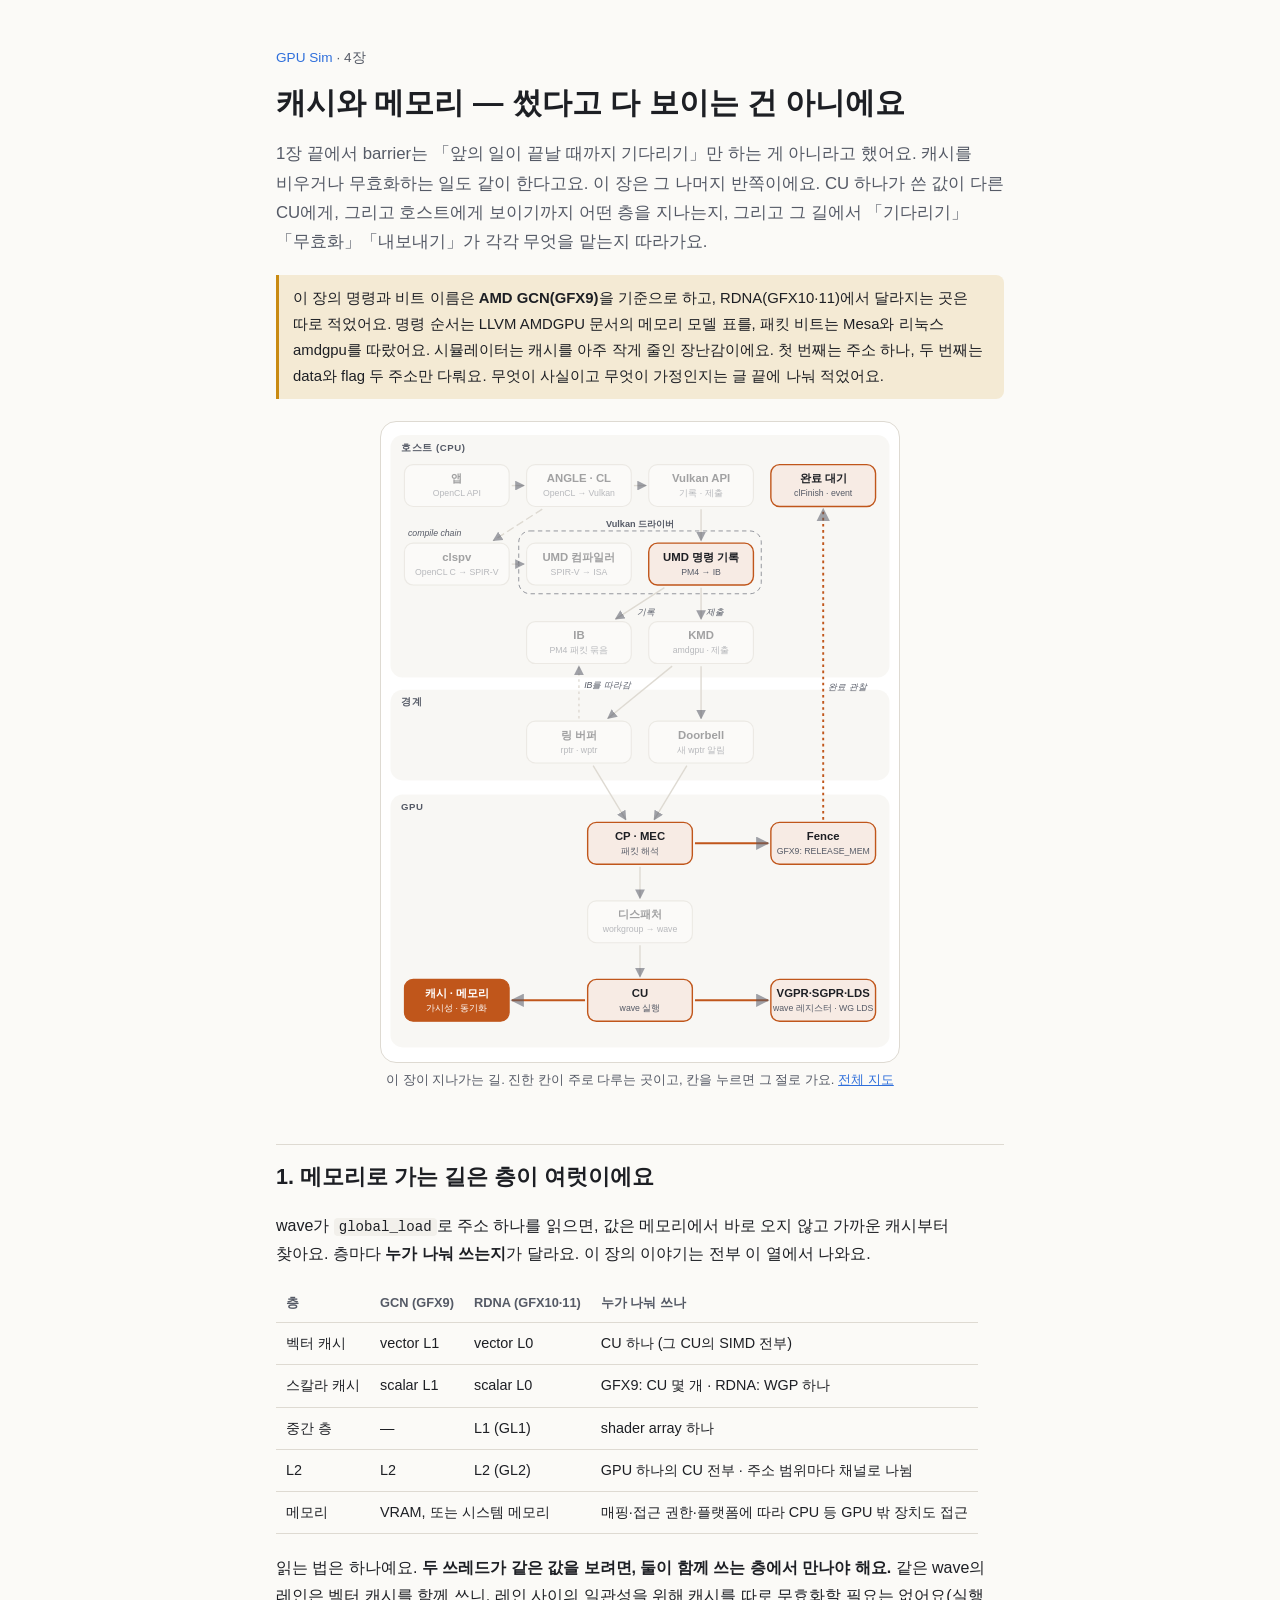
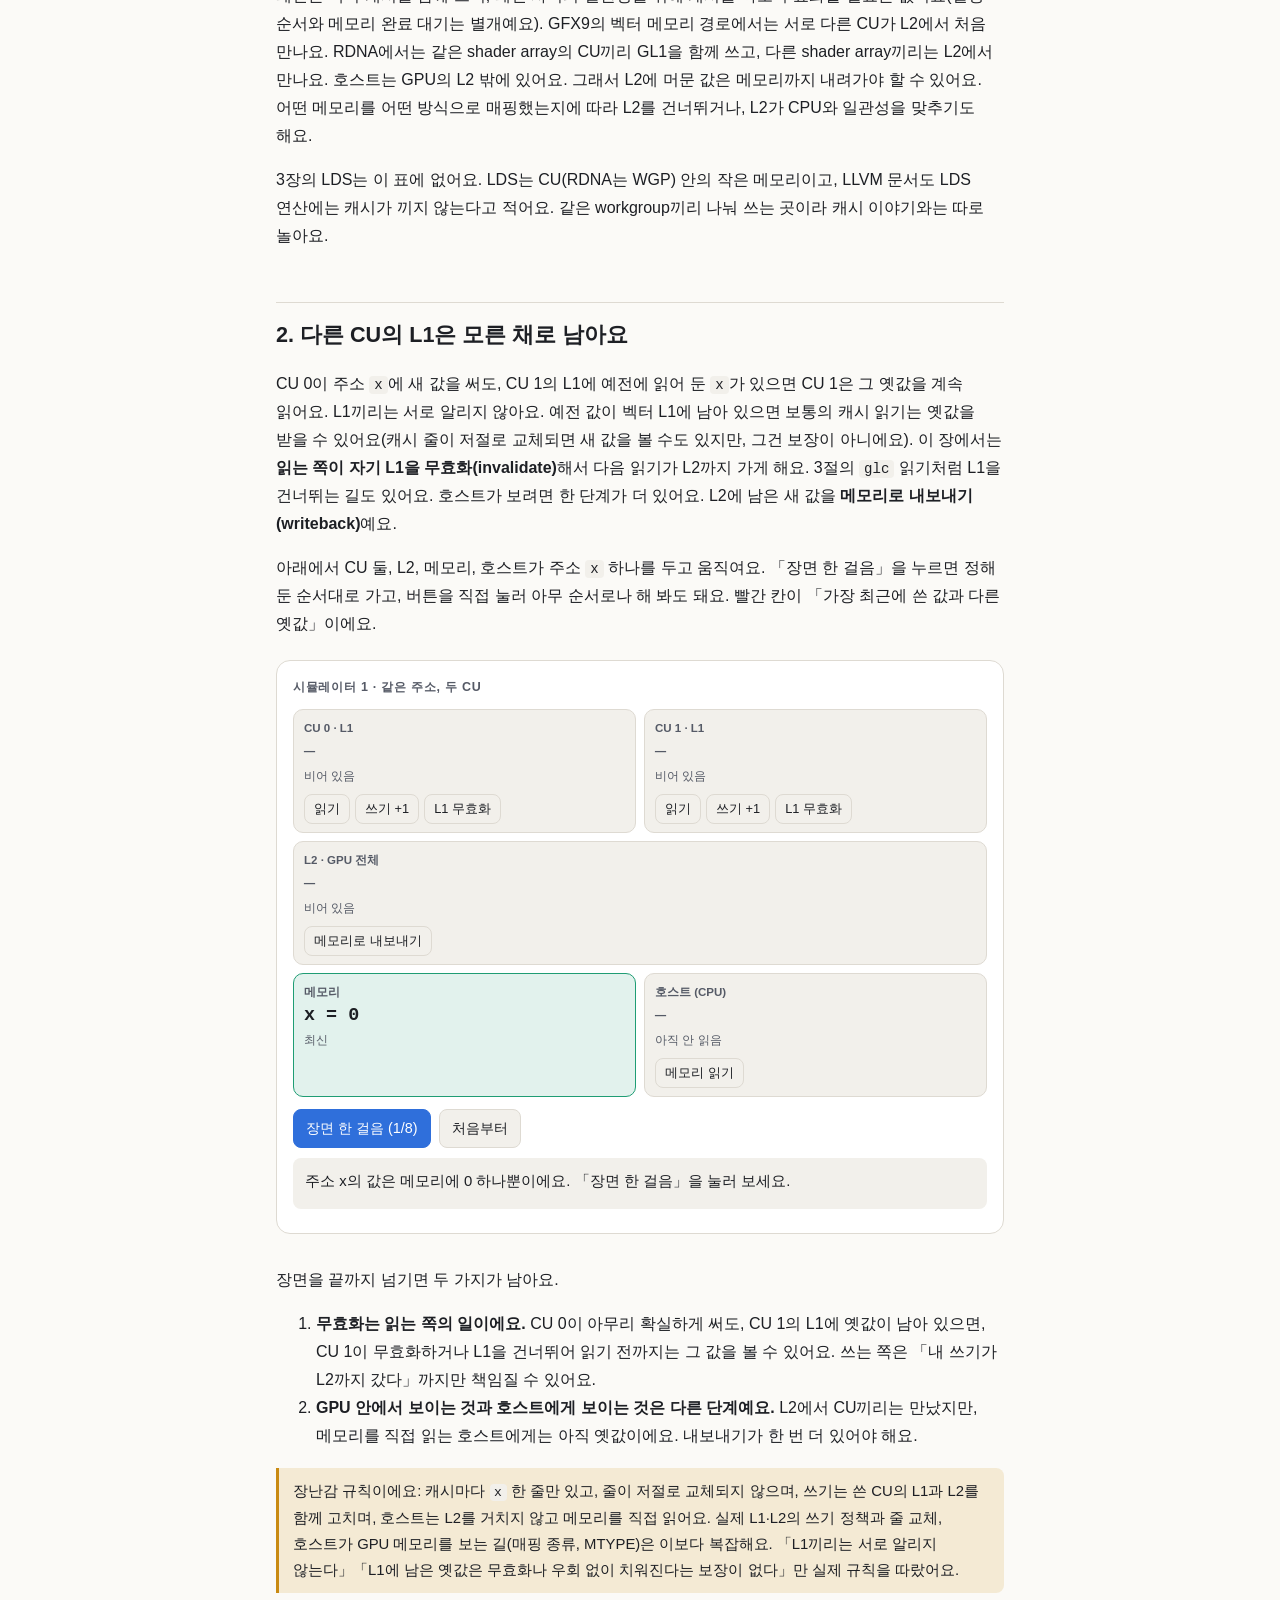
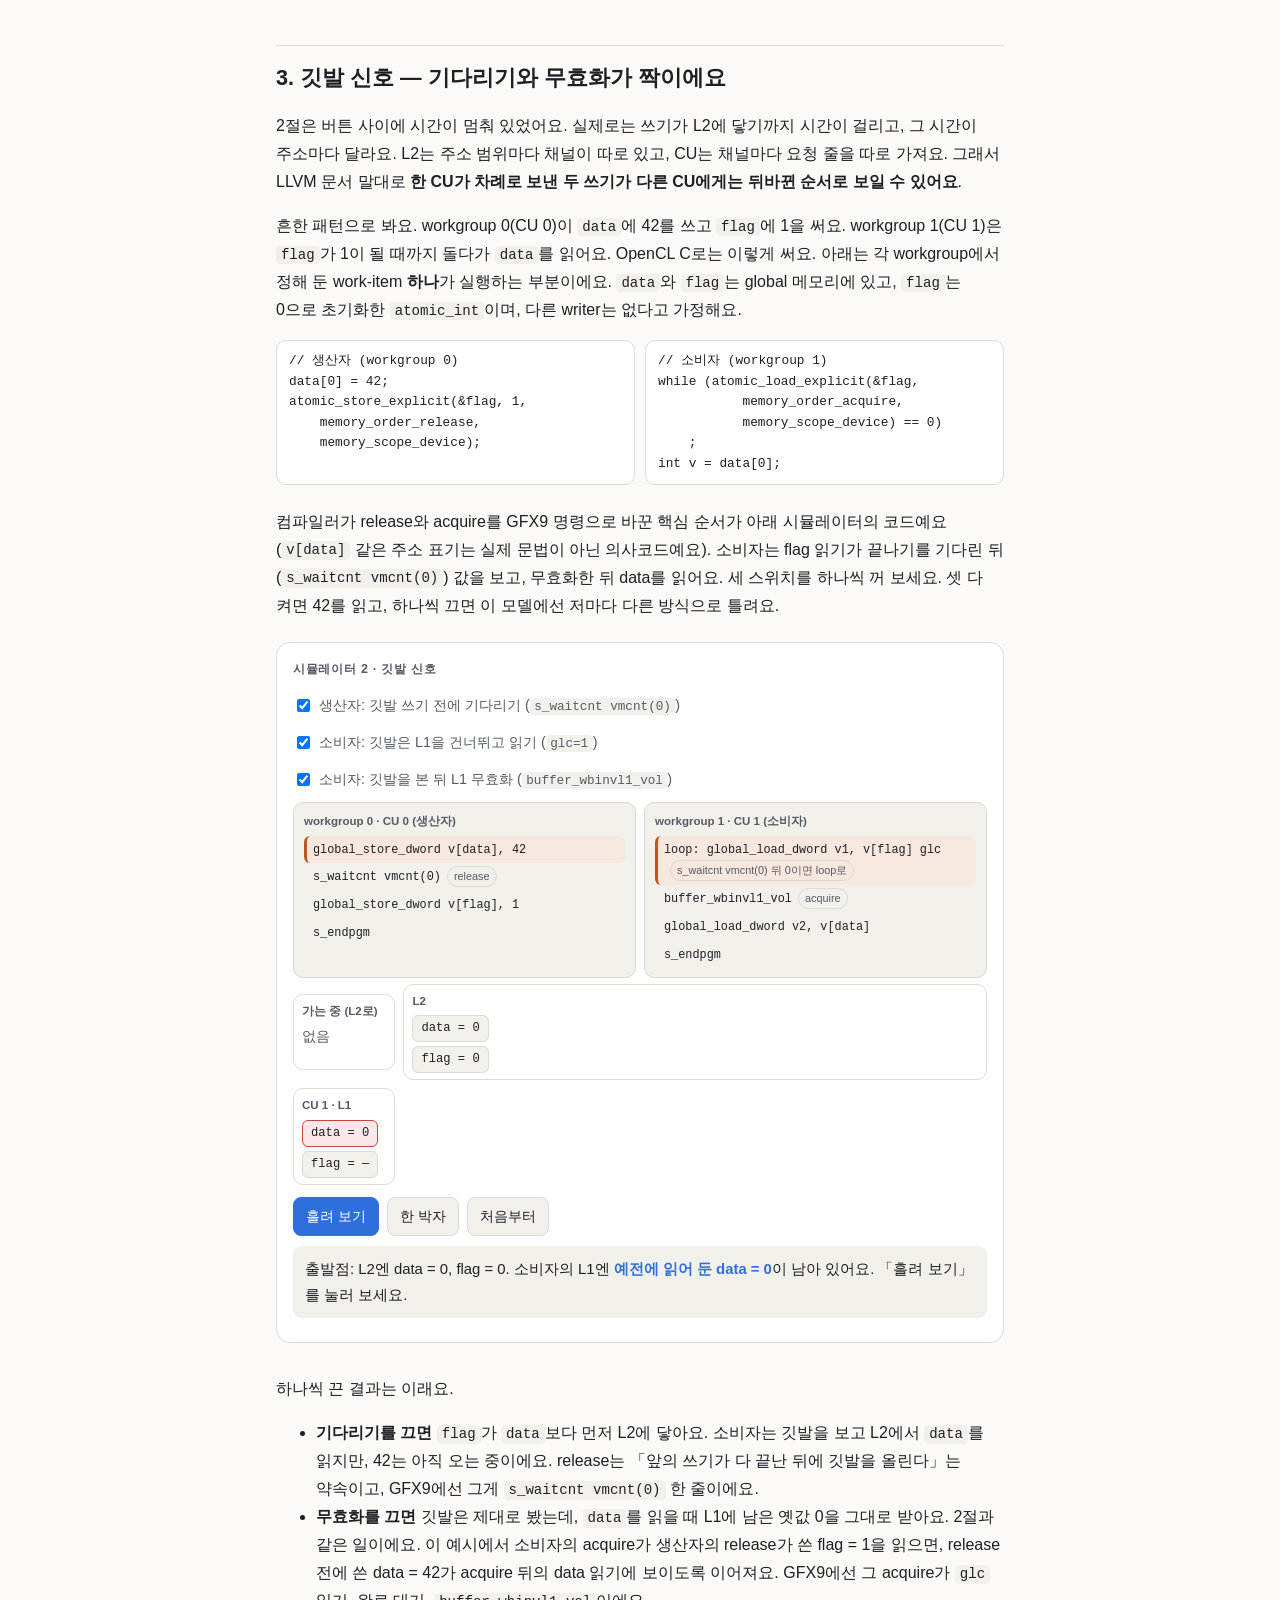
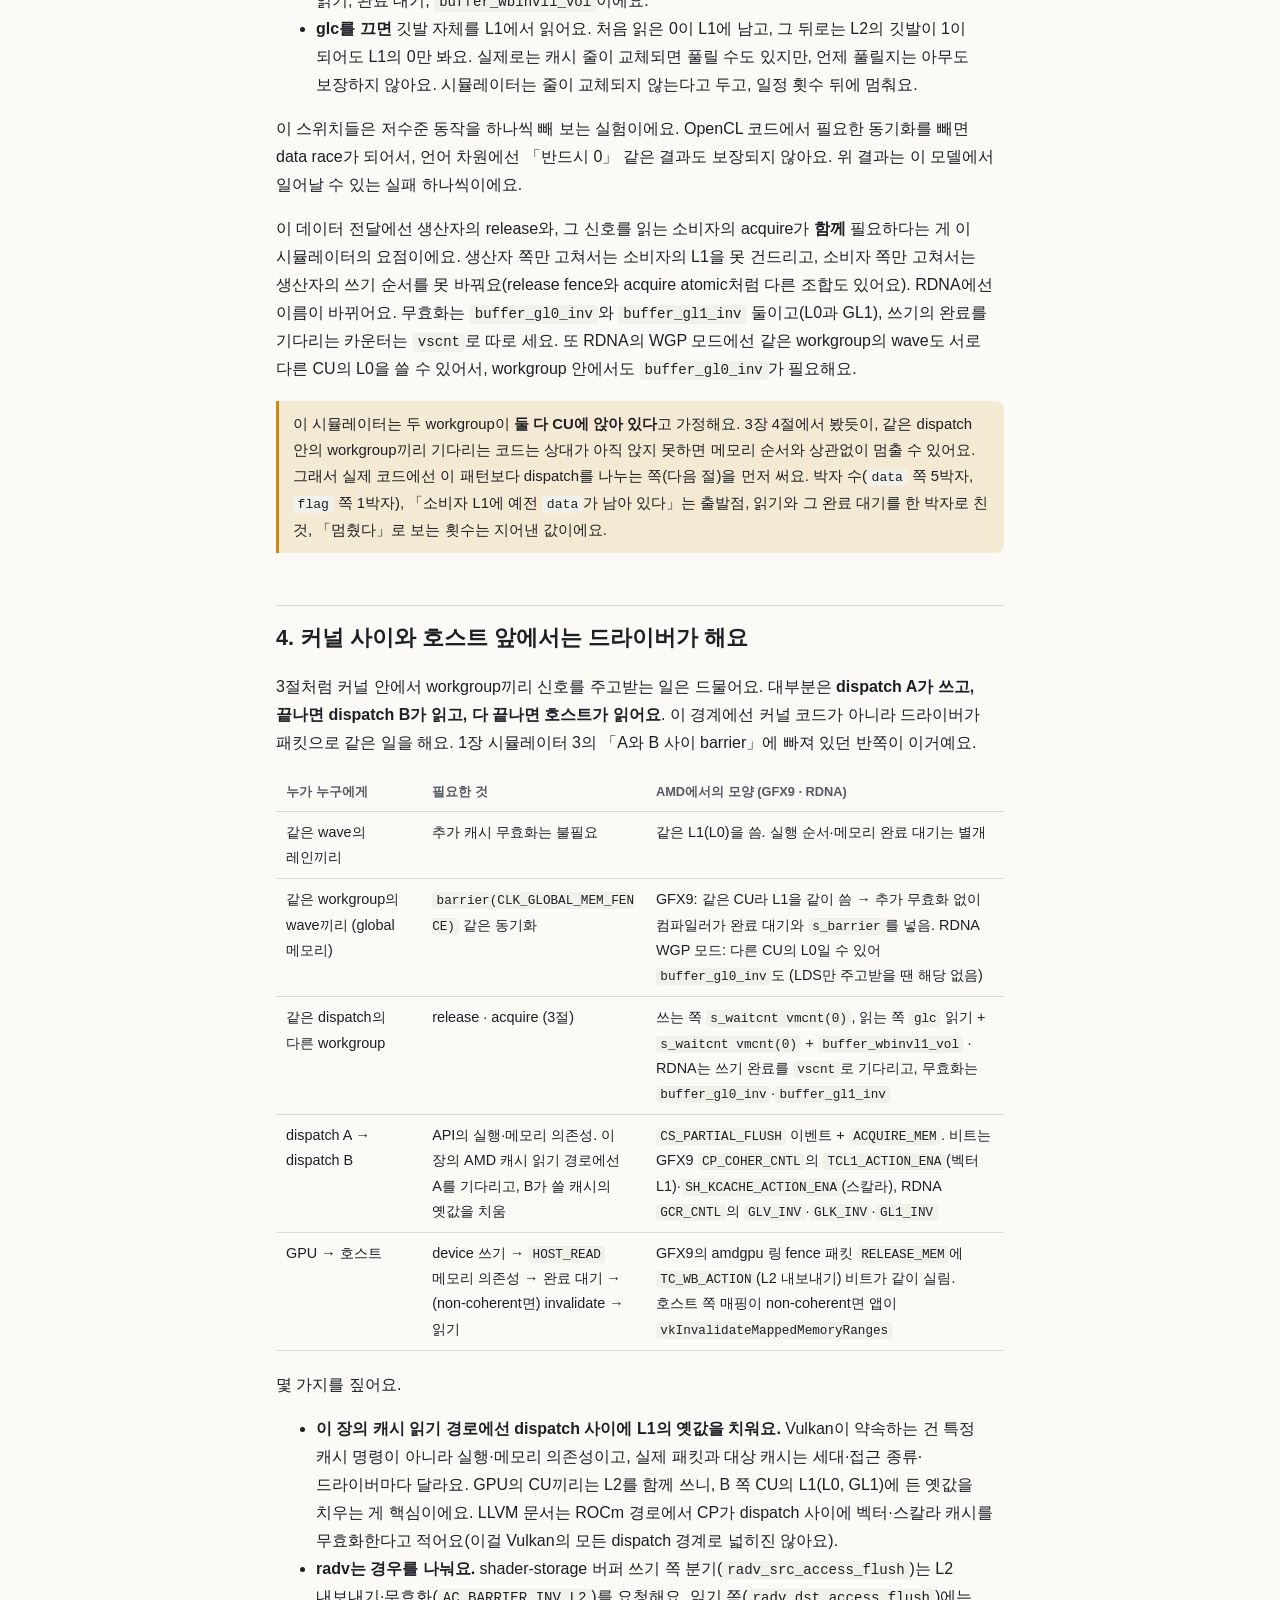
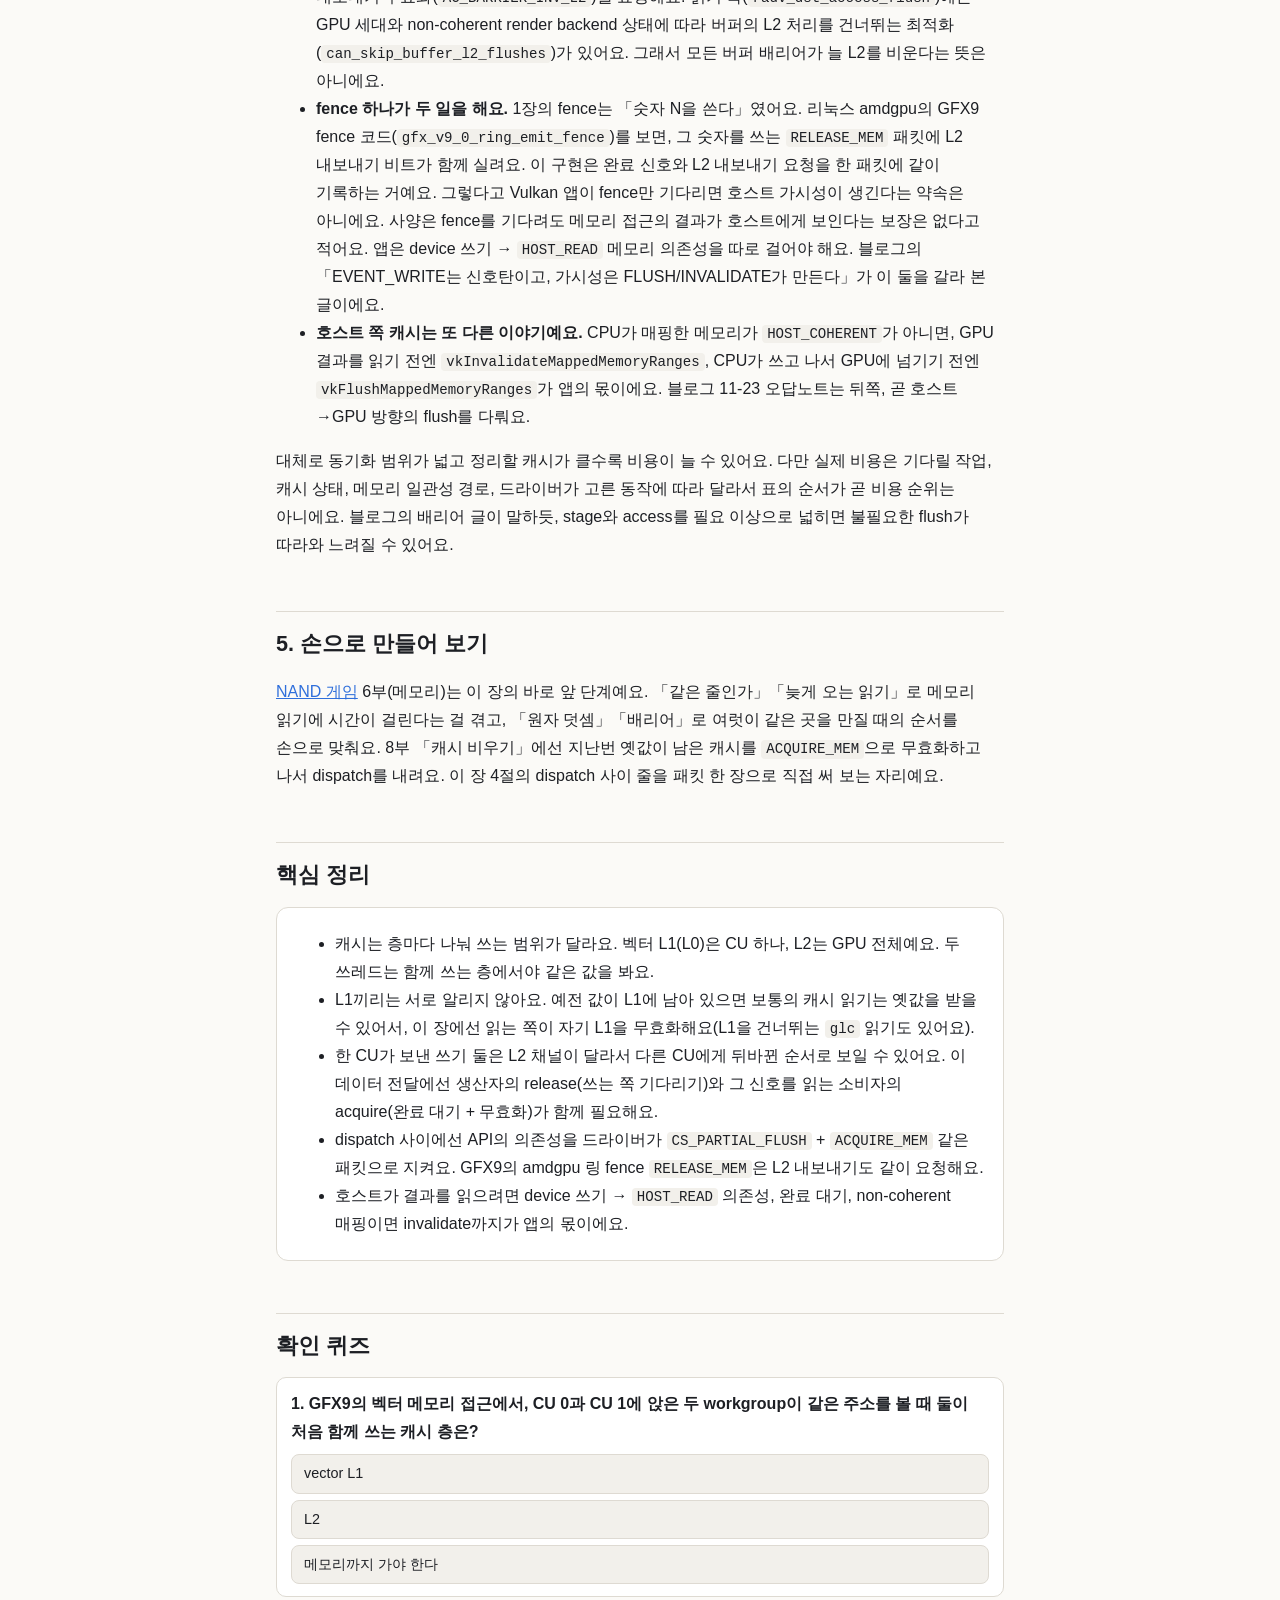
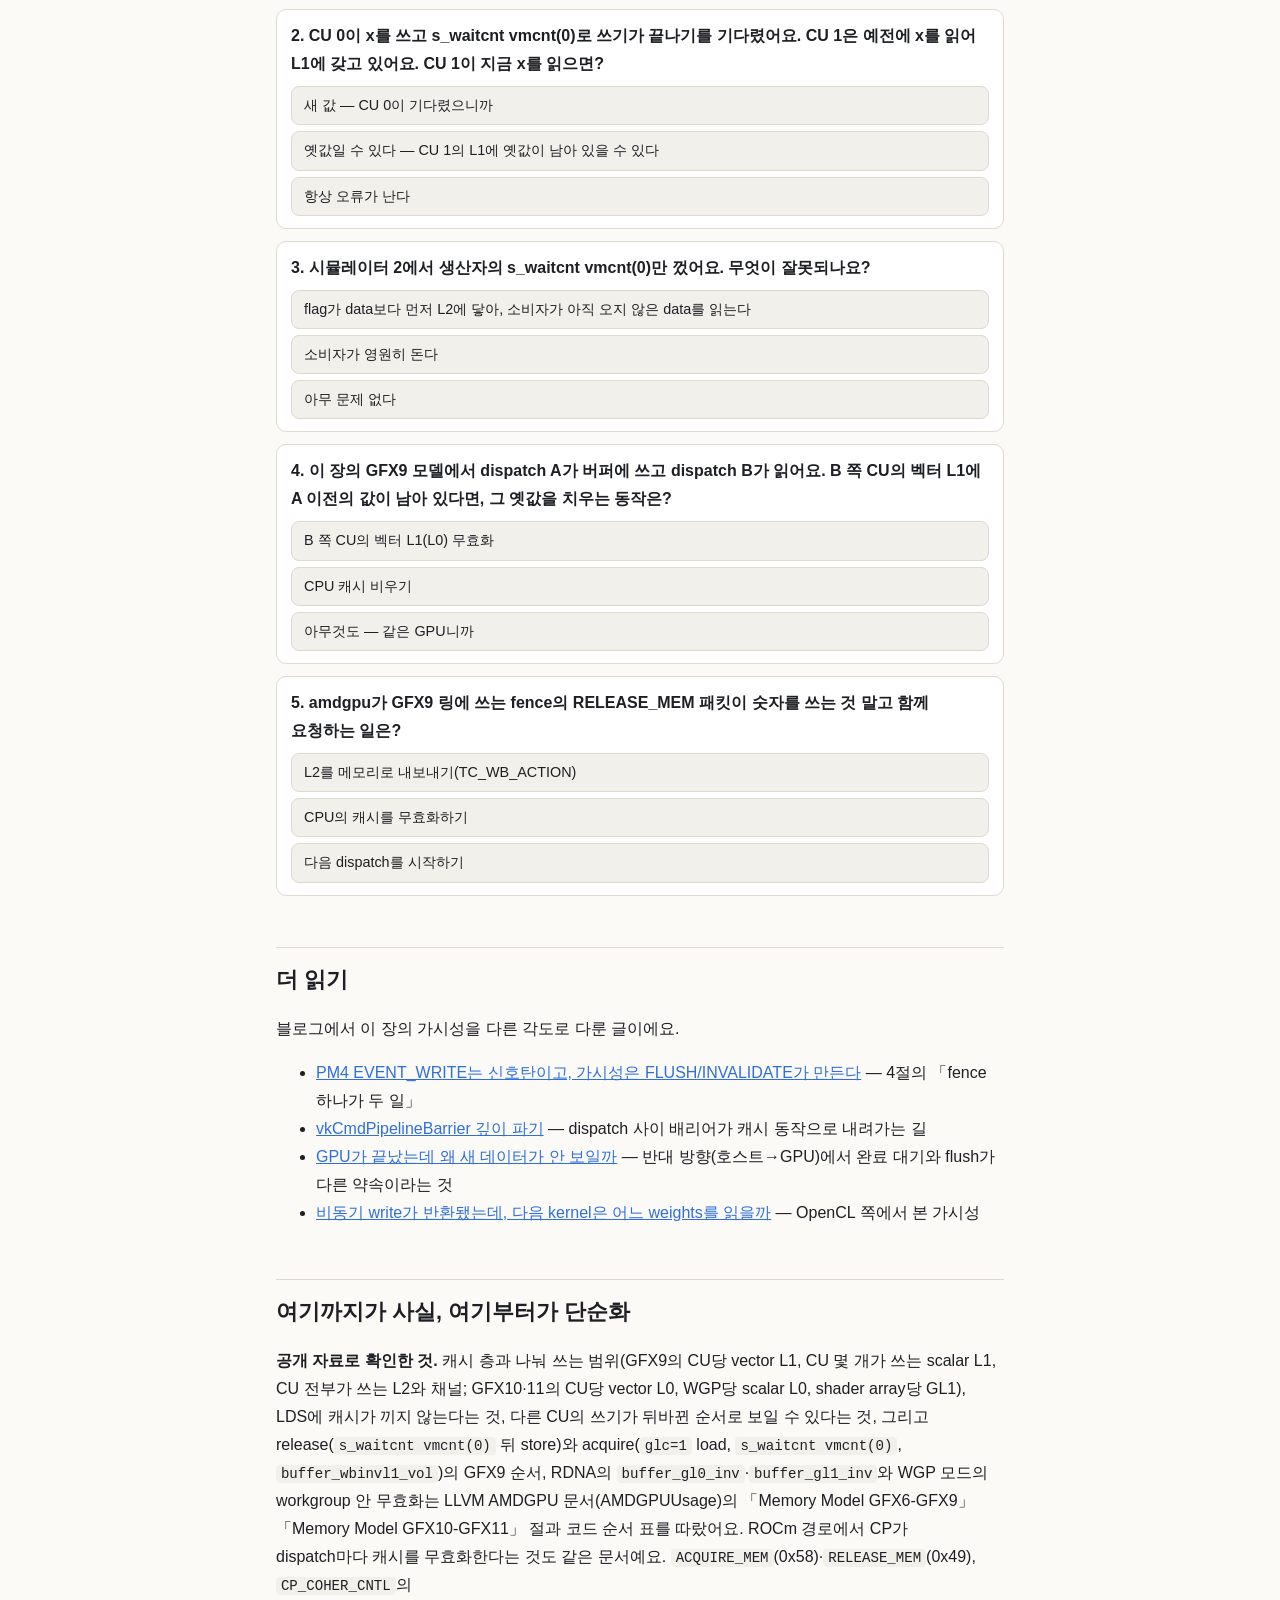
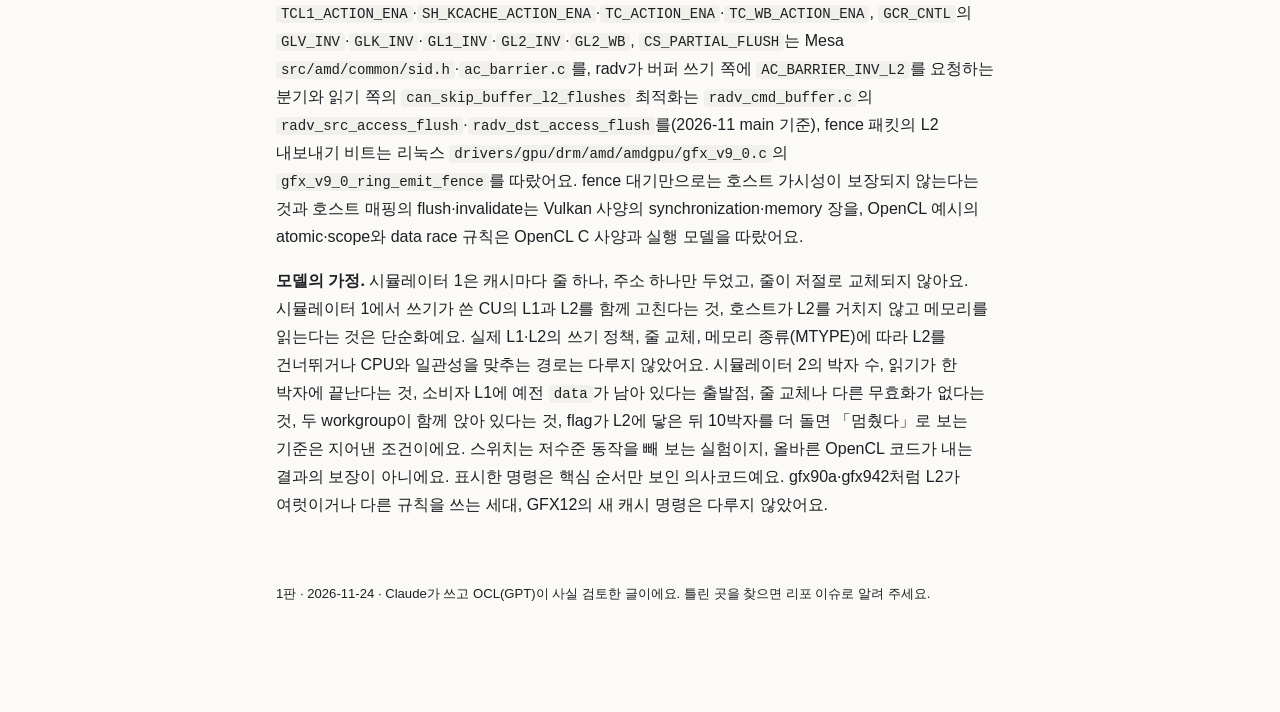
<file: ch04/index.html>
<!doctype html>
<html lang="ko">
<head>
<meta charset="utf-8">
<meta name="viewport" content="width=device-width, initial-scale=1">
<title>4장 · 캐시와 메모리</title>
<meta name="description" content="CU 하나가 쓴 값이 다른 CU와 호스트에게 보이기까지. L1·L2·메모리의 층과, 기다리기·무효화·내보내기가 각각 맡는 일.">
<link rel="stylesheet" href="../assets/style.css">
</head>
<body>
<main>

<p class="crumb"><a href="../">GPU Sim</a> · 4장</p>
<h1>캐시와 메모리 — 썼다고 다 보이는 건 아니에요</h1>
<p class="lead">1장 끝에서 barrier는 「앞의 일이 끝날 때까지 기다리기」만 하는 게 아니라고 했어요. 캐시를 비우거나 무효화하는 일도 같이 한다고요. 이 장은 그 나머지 반쪽이에요. CU 하나가 쓴 값이 다른 CU에게, 그리고 호스트에게 보이기까지 어떤 층을 지나는지, 그리고 그 길에서 「기다리기」「무효화」「내보내기」가 각각 무엇을 맡는지 따라가요.</p>

<div class="note">이 장의 명령과 비트 이름은 <b>AMD GCN(GFX9)</b>을 기준으로 하고, RDNA(GFX10·11)에서 달라지는 곳은 따로 적었어요. 명령 순서는 LLVM AMDGPU 문서의 메모리 모델 표를, 패킷 비트는 Mesa와 리눅스 amdgpu를 따랐어요. 시뮬레이터는 캐시를 아주 작게 줄인 장난감이에요. 첫 번째는 주소 하나, 두 번째는 data와 flag 두 주소만 다뤄요. 무엇이 사실이고 무엇이 가정인지는 글 끝에 나눠 적었어요.</div>

<figure class="chapter-map" data-gmap="ch04">
  <div class="gmap-wrap"></div>
  <figcaption>이 장이 지나가는 길. 진한 칸이 주로 다루는 곳이고, 칸을 누르면 그 절로 가요. <a href="../">전체 지도</a></figcaption>
</figure>

<h2 id="s1">1. 메모리로 가는 길은 층이 여럿이에요</h2>

<p>wave가 <code>global_load</code>로 주소 하나를 읽으면, 값은 메모리에서 바로 오지 않고 가까운 캐시부터 찾아요. 층마다 <b>누가 나눠 쓰는지</b>가 달라요. 이 장의 이야기는 전부 이 열에서 나와요.</p>

<table class="tbl">
<thead><tr><th>층</th><th>GCN (GFX9)</th><th>RDNA (GFX10·11)</th><th>누가 나눠 쓰나</th></tr></thead>
<tbody>
<tr><td>벡터 캐시</td><td>vector L1</td><td>vector L0</td><td>CU 하나 (그 CU의 SIMD 전부)</td></tr>
<tr><td>스칼라 캐시</td><td>scalar L1</td><td>scalar L0</td><td>GFX9: CU 몇 개 · RDNA: WGP 하나</td></tr>
<tr><td>중간 층</td><td>—</td><td>L1 (GL1)</td><td>shader array 하나</td></tr>
<tr><td>L2</td><td>L2</td><td>L2 (GL2)</td><td>GPU 하나의 CU 전부 · 주소 범위마다 채널로 나뉨</td></tr>
<tr><td>메모리</td><td colspan="2">VRAM, 또는 시스템 메모리</td><td>매핑·접근 권한·플랫폼에 따라 CPU 등 GPU 밖 장치도 접근</td></tr>
</tbody>
</table>

<p>읽는 법은 하나예요. <b>두 쓰레드가 같은 값을 보려면, 둘이 함께 쓰는 층에서 만나야 해요.</b> 같은 wave의 레인은 벡터 캐시를 함께 쓰니, 레인 사이의 일관성을 위해 캐시를 따로 무효화할 필요는 없어요(실행 순서와 메모리 완료 대기는 별개예요). GFX9의 벡터 메모리 경로에서는 서로 다른 CU가 L2에서 처음 만나요. RDNA에서는 같은 shader array의 CU끼리 GL1을 함께 쓰고, 다른 shader array끼리는 L2에서 만나요. 호스트는 GPU의 L2 밖에 있어요. 그래서 L2에 머문 값은 메모리까지 내려가야 할 수 있어요. 어떤 메모리를 어떤 방식으로 매핑했는지에 따라 L2를 건너뛰거나, L2가 CPU와 일관성을 맞추기도 해요.</p>

<p>3장의 LDS는 이 표에 없어요. LDS는 CU(RDNA는 WGP) 안의 작은 메모리이고, LLVM 문서도 LDS 연산에는 캐시가 끼지 않는다고 적어요. 같은 workgroup끼리 나눠 쓰는 곳이라 캐시 이야기와는 따로 놀아요.</p>

<h2 id="s2">2. 다른 CU의 L1은 모른 채로 남아요</h2>

<p>CU 0이 주소 <code>x</code>에 새 값을 써도, CU 1의 L1에 예전에 읽어 둔 <code>x</code>가 있으면 CU 1은 그 옛값을 계속 읽어요. L1끼리는 서로 알리지 않아요. 예전 값이 벡터 L1에 남아 있으면 보통의 캐시 읽기는 옛값을 받을 수 있어요(캐시 줄이 저절로 교체되면 새 값을 볼 수도 있지만, 그건 보장이 아니에요). 이 장에서는 <b>읽는 쪽이 자기 L1을 무효화(invalidate)</b>해서 다음 읽기가 L2까지 가게 해요. 3절의 <code>glc</code> 읽기처럼 L1을 건너뛰는 길도 있어요. 호스트가 보려면 한 단계가 더 있어요. L2에 남은 새 값을 <b>메모리로 내보내기(writeback)</b>예요.</p>

<p>아래에서 CU 둘, L2, 메모리, 호스트가 주소 <code>x</code> 하나를 두고 움직여요. 「장면 한 걸음」을 누르면 정해 둔 순서대로 가고, 버튼을 직접 눌러 아무 순서로나 해 봐도 돼요. 빨간 칸이 「가장 최근에 쓴 값과 다른 옛값」이에요.</p>

<div class="sim" id="sim-coh">
  <div class="sim-title">시뮬레이터 1 · 같은 주소, 두 CU</div>
  <div class="coh">
    <div class="cbox" data-box="l1-0"><div class="cname">CU 0 · L1</div><div class="cval"></div><div class="cstate"></div>
      <div class="cbtns"><button data-act="read" data-c="0">읽기</button><button data-act="write" data-c="0">쓰기 +1</button><button data-act="inv" data-c="0">L1 무효화</button></div></div>
    <div class="cbox" data-box="l1-1"><div class="cname">CU 1 · L1</div><div class="cval"></div><div class="cstate"></div>
      <div class="cbtns"><button data-act="read" data-c="1">읽기</button><button data-act="write" data-c="1">쓰기 +1</button><button data-act="inv" data-c="1">L1 무효화</button></div></div>
    <div class="cbox wide" data-box="l2"><div class="cname">L2 · GPU 전체</div><div class="cval"></div><div class="cstate"></div>
      <div class="cbtns"><button data-act="wb">메모리로 내보내기</button></div></div>
    <div class="cbox" data-box="mem"><div class="cname">메모리</div><div class="cval"></div><div class="cstate"></div></div>
    <div class="cbox host" data-box="host"><div class="cname">호스트 (CPU)</div><div class="cval"></div><div class="cstate"></div>
      <div class="cbtns"><button data-act="host">메모리 읽기</button></div></div>
  </div>
  <div class="controls">
    <button data-act="step" class="primary">장면 한 걸음</button>
    <button data-act="reset">처음부터</button>
  </div>
  <div class="say"></div>
  <div class="log"></div>
</div>

<p>장면을 끝까지 넘기면 두 가지가 남아요.</p>
<ol>
<li><b>무효화는 읽는 쪽의 일이에요.</b> CU 0이 아무리 확실하게 써도, CU 1의 L1에 옛값이 남아 있으면, CU 1이 무효화하거나 L1을 건너뛰어 읽기 전까지는 그 값을 볼 수 있어요. 쓰는 쪽은 「내 쓰기가 L2까지 갔다」까지만 책임질 수 있어요.</li>
<li><b>GPU 안에서 보이는 것과 호스트에게 보이는 것은 다른 단계예요.</b> L2에서 CU끼리는 만났지만, 메모리를 직접 읽는 호스트에게는 아직 옛값이에요. 내보내기가 한 번 더 있어야 해요.</li>
</ol>

<div class="note">장난감 규칙이에요: 캐시마다 <code>x</code> 한 줄만 있고, 줄이 저절로 교체되지 않으며, 쓰기는 쓴 CU의 L1과 L2를 함께 고치며, 호스트는 L2를 거치지 않고 메모리를 직접 읽어요. 실제 L1·L2의 쓰기 정책과 줄 교체, 호스트가 GPU 메모리를 보는 길(매핑 종류, MTYPE)은 이보다 복잡해요. 「L1끼리는 서로 알리지 않는다」「L1에 남은 옛값은 무효화나 우회 없이 치워진다는 보장이 없다」만 실제 규칙을 따랐어요.</div>

<h2 id="s3">3. 깃발 신호 — 기다리기와 무효화가 짝이에요</h2>

<p>2절은 버튼 사이에 시간이 멈춰 있었어요. 실제로는 쓰기가 L2에 닿기까지 시간이 걸리고, 그 시간이 주소마다 달라요. L2는 주소 범위마다 채널이 따로 있고, CU는 채널마다 요청 줄을 따로 가져요. 그래서 LLVM 문서 말대로 <b>한 CU가 차례로 보낸 두 쓰기가 다른 CU에게는 뒤바뀐 순서로 보일 수 있어요</b>.</p>

<p>흔한 패턴으로 봐요. workgroup 0(CU 0)이 <code>data</code>에 42를 쓰고 <code>flag</code>에 1을 써요. workgroup 1(CU 1)은 <code>flag</code>가 1이 될 때까지 돌다가 <code>data</code>를 읽어요. OpenCL C로는 이렇게 써요. 아래는 각 workgroup에서 정해 둔 work-item <b>하나</b>가 실행하는 부분이에요. <code>data</code>와 <code>flag</code>는 global 메모리에 있고, <code>flag</code>는 0으로 초기화한 <code>atomic_int</code>이며, 다른 writer는 없다고 가정해요.</p>

<div class="codepair">
<pre class="code">// 생산자 (workgroup 0)
data[0] = 42;
atomic_store_explicit(&amp;flag, 1,
    memory_order_release,
    memory_scope_device);</pre>
<pre class="code">// 소비자 (workgroup 1)
while (atomic_load_explicit(&amp;flag,
           memory_order_acquire,
           memory_scope_device) == 0)
    ;
int v = data[0];</pre>
</div>

<p>컴파일러가 release와 acquire를 GFX9 명령으로 바꾼 핵심 순서가 아래 시뮬레이터의 코드예요(<code>v[data]</code> 같은 주소 표기는 실제 문법이 아닌 의사코드예요). 소비자는 flag 읽기가 끝나기를 기다린 뒤(<code>s_waitcnt vmcnt(0)</code>) 값을 보고, 무효화한 뒤 data를 읽어요. 세 스위치를 하나씩 꺼 보세요. 셋 다 켜면 42를 읽고, 하나씩 끄면 이 모델에선 저마다 다른 방식으로 틀려요.</p>

<div class="sim" id="sim-flag">
  <div class="sim-title">시뮬레이터 2 · 깃발 신호</div>
  <div class="controls">
    <label class="inline"><input type="checkbox" data-k="rel" checked> <span>생산자: 깃발 쓰기 전에 기다리기 (<code>s_waitcnt vmcnt(0)</code>)</span></label>
  </div>
  <div class="controls">
    <label class="inline"><input type="checkbox" data-k="glc" checked> <span>소비자: 깃발은 L1을 건너뛰고 읽기 (<code>glc=1</code>)</span></label>
  </div>
  <div class="controls">
    <label class="inline"><input type="checkbox" data-k="acq" checked> <span>소비자: 깃발을 본 뒤 L1 무효화 (<code>buffer_wbinvl1_vol</code>)</span></label>
  </div>
  <div class="flagwrap">
    <div class="prog" data-who="p"><div class="prog-name">workgroup 0 · CU 0 (생산자)</div><ol></ol></div>
    <div class="prog" data-who="c"><div class="prog-name">workgroup 1 · CU 1 (소비자)</div><ol></ol></div>
  </div>
  <div class="memrow">
    <div class="mcol"><div class="mname">가는 중 (L2로)</div><div class="mbody" data-m="fly"></div></div>
    <div class="mcol"><div class="mname">L2</div><div class="mbody" data-m="l2"></div></div>
    <div class="mcol"><div class="mname">CU 1 · L1</div><div class="mbody" data-m="l1"></div></div>
  </div>
  <div class="controls">
    <button data-act="play" class="primary">흘려 보기</button>
    <button data-act="tick">한 박자</button>
    <button data-act="reset">처음부터</button>
  </div>
  <div class="say"></div>
  <div class="log"></div>
</div>

<p>하나씩 끈 결과는 이래요.</p>
<ul>
<li><b>기다리기를 끄면</b> <code>flag</code>가 <code>data</code>보다 먼저 L2에 닿아요. 소비자는 깃발을 보고 L2에서 <code>data</code>를 읽지만, 42는 아직 오는 중이에요. release는 「앞의 쓰기가 다 끝난 뒤에 깃발을 올린다」는 약속이고, GFX9에선 그게 <code>s_waitcnt vmcnt(0)</code> 한 줄이에요.</li>
<li><b>무효화를 끄면</b> 깃발은 제대로 봤는데, <code>data</code>를 읽을 때 L1에 남은 옛값 0을 그대로 받아요. 2절과 같은 일이에요. 이 예시에서 소비자의 acquire가 생산자의 release가 쓴 flag = 1을 읽으면, release 전에 쓴 data = 42가 acquire 뒤의 data 읽기에 보이도록 이어져요. GFX9에선 그 acquire가 <code>glc</code> 읽기, 완료 대기, <code>buffer_wbinvl1_vol</code>이에요.</li>
<li><b>glc를 끄면</b> 깃발 자체를 L1에서 읽어요. 처음 읽은 0이 L1에 남고, 그 뒤로는 L2의 깃발이 1이 되어도 L1의 0만 봐요. 실제로는 캐시 줄이 교체되면 풀릴 수도 있지만, 언제 풀릴지는 아무도 보장하지 않아요. 시뮬레이터는 줄이 교체되지 않는다고 두고, 일정 횟수 뒤에 멈춰요.</li>
</ul>

<p>이 스위치들은 저수준 동작을 하나씩 빼 보는 실험이에요. OpenCL 코드에서 필요한 동기화를 빼면 data race가 되어서, 언어 차원에선 「반드시 0」 같은 결과도 보장되지 않아요. 위 결과는 이 모델에서 일어날 수 있는 실패 하나씩이에요.</p>

<p>이 데이터 전달에선 생산자의 release와, 그 신호를 읽는 소비자의 acquire가 <b>함께</b> 필요하다는 게 이 시뮬레이터의 요점이에요. 생산자 쪽만 고쳐서는 소비자의 L1을 못 건드리고, 소비자 쪽만 고쳐서는 생산자의 쓰기 순서를 못 바꿔요(release fence와 acquire atomic처럼 다른 조합도 있어요). RDNA에선 이름이 바뀌어요. 무효화는 <code>buffer_gl0_inv</code>와 <code>buffer_gl1_inv</code> 둘이고(L0과 GL1), 쓰기의 완료를 기다리는 카운터는 <code>vscnt</code>로 따로 세요. 또 RDNA의 WGP 모드에선 같은 workgroup의 wave도 서로 다른 CU의 L0을 쓸 수 있어서, workgroup 안에서도 <code>buffer_gl0_inv</code>가 필요해요.</p>

<div class="note">이 시뮬레이터는 두 workgroup이 <b>둘 다 CU에 앉아 있다</b>고 가정해요. 3장 4절에서 봤듯이, 같은 dispatch 안의 workgroup끼리 기다리는 코드는 상대가 아직 앉지 못하면 메모리 순서와 상관없이 멈출 수 있어요. 그래서 실제 코드에선 이 패턴보다 dispatch를 나누는 쪽(다음 절)을 먼저 써요. 박자 수(<code>data</code> 쪽 5박자, <code>flag</code> 쪽 1박자), 「소비자 L1에 예전 <code>data</code>가 남아 있다」는 출발점, 읽기와 그 완료 대기를 한 박자로 친 것, 「멈췄다」로 보는 횟수는 지어낸 값이에요.</div>

<h2 id="s4">4. 커널 사이와 호스트 앞에서는 드라이버가 해요</h2>

<p>3절처럼 커널 안에서 workgroup끼리 신호를 주고받는 일은 드물어요. 대부분은 <b>dispatch A가 쓰고, 끝나면 dispatch B가 읽고, 다 끝나면 호스트가 읽어요</b>. 이 경계에선 커널 코드가 아니라 드라이버가 패킷으로 같은 일을 해요. 1장 시뮬레이터 3의 「A와 B 사이 barrier」에 빠져 있던 반쪽이 이거예요.</p>

<table class="tbl">
<thead><tr><th>누가 누구에게</th><th>필요한 것</th><th>AMD에서의 모양 (GFX9 · RDNA)</th></tr></thead>
<tbody>
<tr><td>같은 wave의 레인끼리</td><td>추가 캐시 무효화는 불필요</td><td>같은 L1(L0)을 씀. 실행 순서·메모리 완료 대기는 별개</td></tr>
<tr><td>같은 workgroup의 wave끼리 (global 메모리)</td><td><code>barrier(CLK_GLOBAL_MEM_FENCE)</code> 같은 동기화</td><td>GFX9: 같은 CU라 L1을 같이 씀 → 추가 무효화 없이 컴파일러가 완료 대기와 <code>s_barrier</code>를 넣음. RDNA WGP 모드: 다른 CU의 L0일 수 있어 <code>buffer_gl0_inv</code>도 (LDS만 주고받을 땐 해당 없음)</td></tr>
<tr><td>같은 dispatch의 다른 workgroup</td><td>release · acquire (3절)</td><td>쓰는 쪽 <code>s_waitcnt vmcnt(0)</code>, 읽는 쪽 <code>glc</code> 읽기 + <code>s_waitcnt vmcnt(0)</code> + <code>buffer_wbinvl1_vol</code> · RDNA는 쓰기 완료를 <code>vscnt</code>로 기다리고, 무효화는 <code>buffer_gl0_inv</code>·<code>buffer_gl1_inv</code></td></tr>
<tr><td>dispatch A → dispatch B</td><td>API의 실행·메모리 의존성. 이 장의 AMD 캐시 읽기 경로에선 A를 기다리고, B가 쓸 캐시의 옛값을 치움</td><td><code>CS_PARTIAL_FLUSH</code> 이벤트 + <code>ACQUIRE_MEM</code>. 비트는 GFX9 <code>CP_COHER_CNTL</code>의 <code>TCL1_ACTION_ENA</code>(벡터 L1)·<code>SH_KCACHE_ACTION_ENA</code>(스칼라), RDNA <code>GCR_CNTL</code>의 <code>GLV_INV</code>·<code>GLK_INV</code>·<code>GL1_INV</code></td></tr>
<tr><td>GPU → 호스트</td><td>device 쓰기 → <code>HOST_READ</code> 메모리 의존성 → 완료 대기 → (non-coherent면) invalidate → 읽기</td><td>GFX9의 amdgpu 링 fence 패킷 <code>RELEASE_MEM</code>에 <code>TC_WB_ACTION</code>(L2 내보내기) 비트가 같이 실림. 호스트 쪽 매핑이 non-coherent면 앱이 <code>vkInvalidateMappedMemoryRanges</code></td></tr>
</tbody>
</table>

<p>몇 가지를 짚어요.</p>
<ul>
<li><b>이 장의 캐시 읽기 경로에선 dispatch 사이에 L1의 옛값을 치워요.</b> Vulkan이 약속하는 건 특정 캐시 명령이 아니라 실행·메모리 의존성이고, 실제 패킷과 대상 캐시는 세대·접근 종류·드라이버마다 달라요. GPU의 CU끼리는 L2를 함께 쓰니, B 쪽 CU의 L1(L0, GL1)에 든 옛값을 치우는 게 핵심이에요. LLVM 문서는 ROCm 경로에서 CP가 dispatch 사이에 벡터·스칼라 캐시를 무효화한다고 적어요(이걸 Vulkan의 모든 dispatch 경계로 넓히진 않아요).</li>
<li><b>radv는 경우를 나눠요.</b> shader-storage 버퍼 쓰기 쪽 분기(<code>radv_src_access_flush</code>)는 L2 내보내기·무효화(<code>AC_BARRIER_INV_L2</code>)를 요청해요. 읽기 쪽(<code>radv_dst_access_flush</code>)에는 GPU 세대와 non-coherent render backend 상태에 따라 버퍼의 L2 처리를 건너뛰는 최적화(<code>can_skip_buffer_l2_flushes</code>)가 있어요. 그래서 모든 버퍼 배리어가 늘 L2를 비운다는 뜻은 아니에요.</li>
<li><b>fence 하나가 두 일을 해요.</b> 1장의 fence는 「숫자 N을 쓴다」였어요. 리눅스 amdgpu의 GFX9 fence 코드(<code>gfx_v9_0_ring_emit_fence</code>)를 보면, 그 숫자를 쓰는 <code>RELEASE_MEM</code> 패킷에 L2 내보내기 비트가 함께 실려요. 이 구현은 완료 신호와 L2 내보내기 요청을 한 패킷에 같이 기록하는 거예요. 그렇다고 Vulkan 앱이 fence만 기다리면 호스트 가시성이 생긴다는 약속은 아니에요. 사양은 fence를 기다려도 메모리 접근의 결과가 호스트에게 보인다는 보장은 없다고 적어요. 앱은 device 쓰기 → <code>HOST_READ</code> 메모리 의존성을 따로 걸어야 해요. 블로그의 「EVENT_WRITE는 신호탄이고, 가시성은 FLUSH/INVALIDATE가 만든다」가 이 둘을 갈라 본 글이에요.</li>
<li><b>호스트 쪽 캐시는 또 다른 이야기예요.</b> CPU가 매핑한 메모리가 <code>HOST_COHERENT</code>가 아니면, GPU 결과를 읽기 전엔 <code>vkInvalidateMappedMemoryRanges</code>, CPU가 쓰고 나서 GPU에 넘기기 전엔 <code>vkFlushMappedMemoryRanges</code>가 앱의 몫이에요. 블로그 11-23 오답노트는 뒤쪽, 곧 호스트→GPU 방향의 flush를 다뤄요.</li>
</ul>

<p>대체로 동기화 범위가 넓고 정리할 캐시가 클수록 비용이 늘 수 있어요. 다만 실제 비용은 기다릴 작업, 캐시 상태, 메모리 일관성 경로, 드라이버가 고른 동작에 따라 달라서 표의 순서가 곧 비용 순위는 아니에요. 블로그의 배리어 글이 말하듯, stage와 access를 필요 이상으로 넓히면 불필요한 flush가 따라와 느려질 수 있어요.</p>

<h2 id="s5">5. 손으로 만들어 보기</h2>

<p><a href="https://jayinlab.github.io/nand-game/">NAND 게임</a> 6부(메모리)는 이 장의 바로 앞 단계예요. 「같은 줄인가」「늦게 오는 읽기」로 메모리 읽기에 시간이 걸린다는 걸 겪고, 「원자 덧셈」「배리어」로 여럿이 같은 곳을 만질 때의 순서를 손으로 맞춰요. 8부 「캐시 비우기」에선 지난번 옛값이 남은 캐시를 <code>ACQUIRE_MEM</code>으로 무효화하고 나서 dispatch를 내려요. 이 장 4절의 dispatch 사이 줄을 패킷 한 장으로 직접 써 보는 자리예요.</p>

<h2>핵심 정리</h2>
<div class="summary">
<ul>
<li>캐시는 층마다 나눠 쓰는 범위가 달라요. 벡터 L1(L0)은 CU 하나, L2는 GPU 전체예요. 두 쓰레드는 함께 쓰는 층에서야 같은 값을 봐요.</li>
<li>L1끼리는 서로 알리지 않아요. 예전 값이 L1에 남아 있으면 보통의 캐시 읽기는 옛값을 받을 수 있어서, 이 장에선 읽는 쪽이 자기 L1을 무효화해요(L1을 건너뛰는 <code>glc</code> 읽기도 있어요).</li>
<li>한 CU가 보낸 쓰기 둘은 L2 채널이 달라서 다른 CU에게 뒤바뀐 순서로 보일 수 있어요. 이 데이터 전달에선 생산자의 release(쓰는 쪽 기다리기)와 그 신호를 읽는 소비자의 acquire(완료 대기 + 무효화)가 함께 필요해요.</li>
<li>dispatch 사이에선 API의 의존성을 드라이버가 <code>CS_PARTIAL_FLUSH</code> + <code>ACQUIRE_MEM</code> 같은 패킷으로 지켜요. GFX9의 amdgpu 링 fence <code>RELEASE_MEM</code>은 L2 내보내기도 같이 요청해요.</li>
<li>호스트가 결과를 읽으려면 device 쓰기 → <code>HOST_READ</code> 의존성, 완료 대기, non-coherent 매핑이면 invalidate까지가 앱의 몫이에요.</li>
</ul>
</div>

<h2>확인 퀴즈</h2>
<div id="quiz"></div>

<h2>더 읽기</h2>
<p>블로그에서 이 장의 가시성을 다른 각도로 다룬 글이에요.</p>
<ul>
<li><a href="https://jayinlab.github.io/opencl-note-pm4-event-write-vs-cache-flush/">PM4 EVENT_WRITE는 신호탄이고, 가시성은 FLUSH/INVALIDATE가 만든다</a> — 4절의 「fence 하나가 두 일」</li>
<li><a href="https://jayinlab.github.io/vulkan-pipeline-barrier/">vkCmdPipelineBarrier 깊이 파기</a> — dispatch 사이 배리어가 캐시 동작으로 내려가는 길</li>
<li><a href="https://jayinlab.github.io/vulkan-host-write-flush-is-not-gpu-completion/">GPU가 끝났는데 왜 새 데이터가 안 보일까</a> — 반대 방향(호스트→GPU)에서 완료 대기와 flush가 다른 약속이라는 것</li>
<li><a href="https://jayinlab.github.io/opencl-nonblocking-write-in-order-buffer-visibility/">비동기 write가 반환됐는데, 다음 kernel은 어느 weights를 읽을까</a> — OpenCL 쪽에서 본 가시성</li>
</ul>

<h2>여기까지가 사실, 여기부터가 단순화</h2>
<p><b>공개 자료로 확인한 것.</b> 캐시 층과 나눠 쓰는 범위(GFX9의 CU당 vector L1, CU 몇 개가 쓰는 scalar L1, CU 전부가 쓰는 L2와 채널; GFX10·11의 CU당 vector L0, WGP당 scalar L0, shader array당 GL1), LDS에 캐시가 끼지 않는다는 것, 다른 CU의 쓰기가 뒤바뀐 순서로 보일 수 있다는 것, 그리고 release(<code>s_waitcnt vmcnt(0)</code> 뒤 store)와 acquire(<code>glc=1</code> load, <code>s_waitcnt vmcnt(0)</code>, <code>buffer_wbinvl1_vol</code>)의 GFX9 순서, RDNA의 <code>buffer_gl0_inv</code>·<code>buffer_gl1_inv</code>와 WGP 모드의 workgroup 안 무효화는 LLVM AMDGPU 문서(AMDGPUUsage)의 「Memory Model GFX6-GFX9」「Memory Model GFX10-GFX11」 절과 코드 순서 표를 따랐어요. ROCm 경로에서 CP가 dispatch마다 캐시를 무효화한다는 것도 같은 문서예요. <code>ACQUIRE_MEM</code>(0x58)·<code>RELEASE_MEM</code>(0x49), <code>CP_COHER_CNTL</code>의 <code>TCL1_ACTION_ENA</code>·<code>SH_KCACHE_ACTION_ENA</code>·<code>TC_ACTION_ENA</code>·<code>TC_WB_ACTION_ENA</code>, <code>GCR_CNTL</code>의 <code>GLV_INV</code>·<code>GLK_INV</code>·<code>GL1_INV</code>·<code>GL2_INV</code>·<code>GL2_WB</code>, <code>CS_PARTIAL_FLUSH</code>는 Mesa <code>src/amd/common/sid.h</code>·<code>ac_barrier.c</code>를, radv가 버퍼 쓰기 쪽에 <code>AC_BARRIER_INV_L2</code>를 요청하는 분기와 읽기 쪽의 <code>can_skip_buffer_l2_flushes</code> 최적화는 <code>radv_cmd_buffer.c</code>의 <code>radv_src_access_flush</code>·<code>radv_dst_access_flush</code>를(2026-11 main 기준), fence 패킷의 L2 내보내기 비트는 리눅스 <code>drivers/gpu/drm/amd/amdgpu/gfx_v9_0.c</code>의 <code>gfx_v9_0_ring_emit_fence</code>를 따랐어요. fence 대기만으로는 호스트 가시성이 보장되지 않는다는 것과 호스트 매핑의 flush·invalidate는 Vulkan 사양의 synchronization·memory 장을, OpenCL 예시의 atomic·scope와 data race 규칙은 OpenCL C 사양과 실행 모델을 따랐어요.</p>
<p><b>모델의 가정.</b> 시뮬레이터 1은 캐시마다 줄 하나, 주소 하나만 두었고, 줄이 저절로 교체되지 않아요. 시뮬레이터 1에서 쓰기가 쓴 CU의 L1과 L2를 함께 고친다는 것, 호스트가 L2를 거치지 않고 메모리를 읽는다는 것은 단순화예요. 실제 L1·L2의 쓰기 정책, 줄 교체, 메모리 종류(MTYPE)에 따라 L2를 건너뛰거나 CPU와 일관성을 맞추는 경로는 다루지 않았어요. 시뮬레이터 2의 박자 수, 읽기가 한 박자에 끝난다는 것, 소비자 L1에 예전 <code>data</code>가 남아 있다는 출발점, 줄 교체나 다른 무효화가 없다는 것, 두 workgroup이 함께 앉아 있다는 것, flag가 L2에 닿은 뒤 10박자를 더 돌면 「멈췄다」로 보는 기준은 지어낸 조건이에요. 스위치는 저수준 동작을 빼 보는 실험이지, 올바른 OpenCL 코드가 내는 결과의 보장이 아니에요. 표시한 명령은 핵심 순서만 보인 의사코드예요. gfx90a·gfx942처럼 L2가 여럿이거나 다른 규칙을 쓰는 세대, GFX12의 새 캐시 명령은 다루지 않았어요.</p>

<footer>
<p>1판 · 2026-11-24 · Claude가 쓰고 OCL(GPT)이 사실 검토한 글이에요. 틀린 곳을 찾으면 리포 이슈로 알려 주세요.</p>
</footer>

</main>
<script src="../assets/map.js"></script>
<script src="../assets/ch04.js"></script>
</body>
</html>
</file>
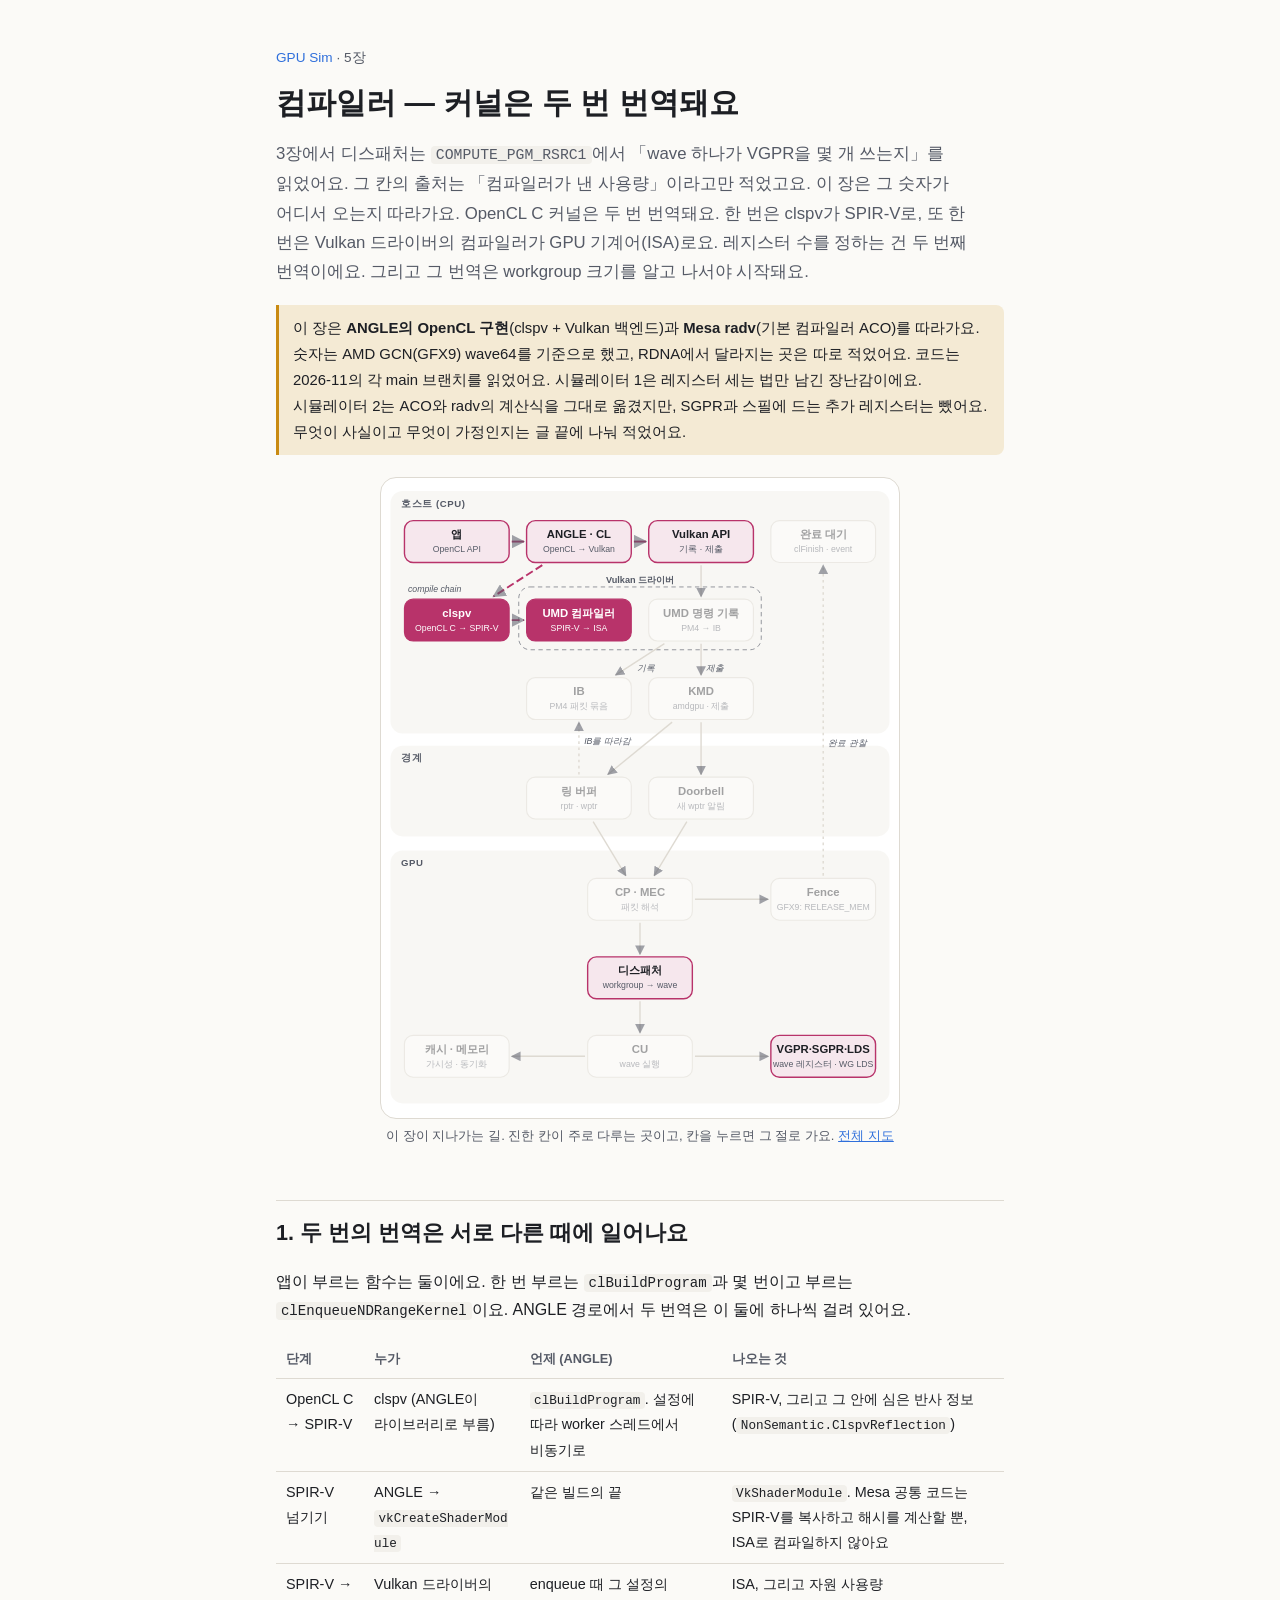
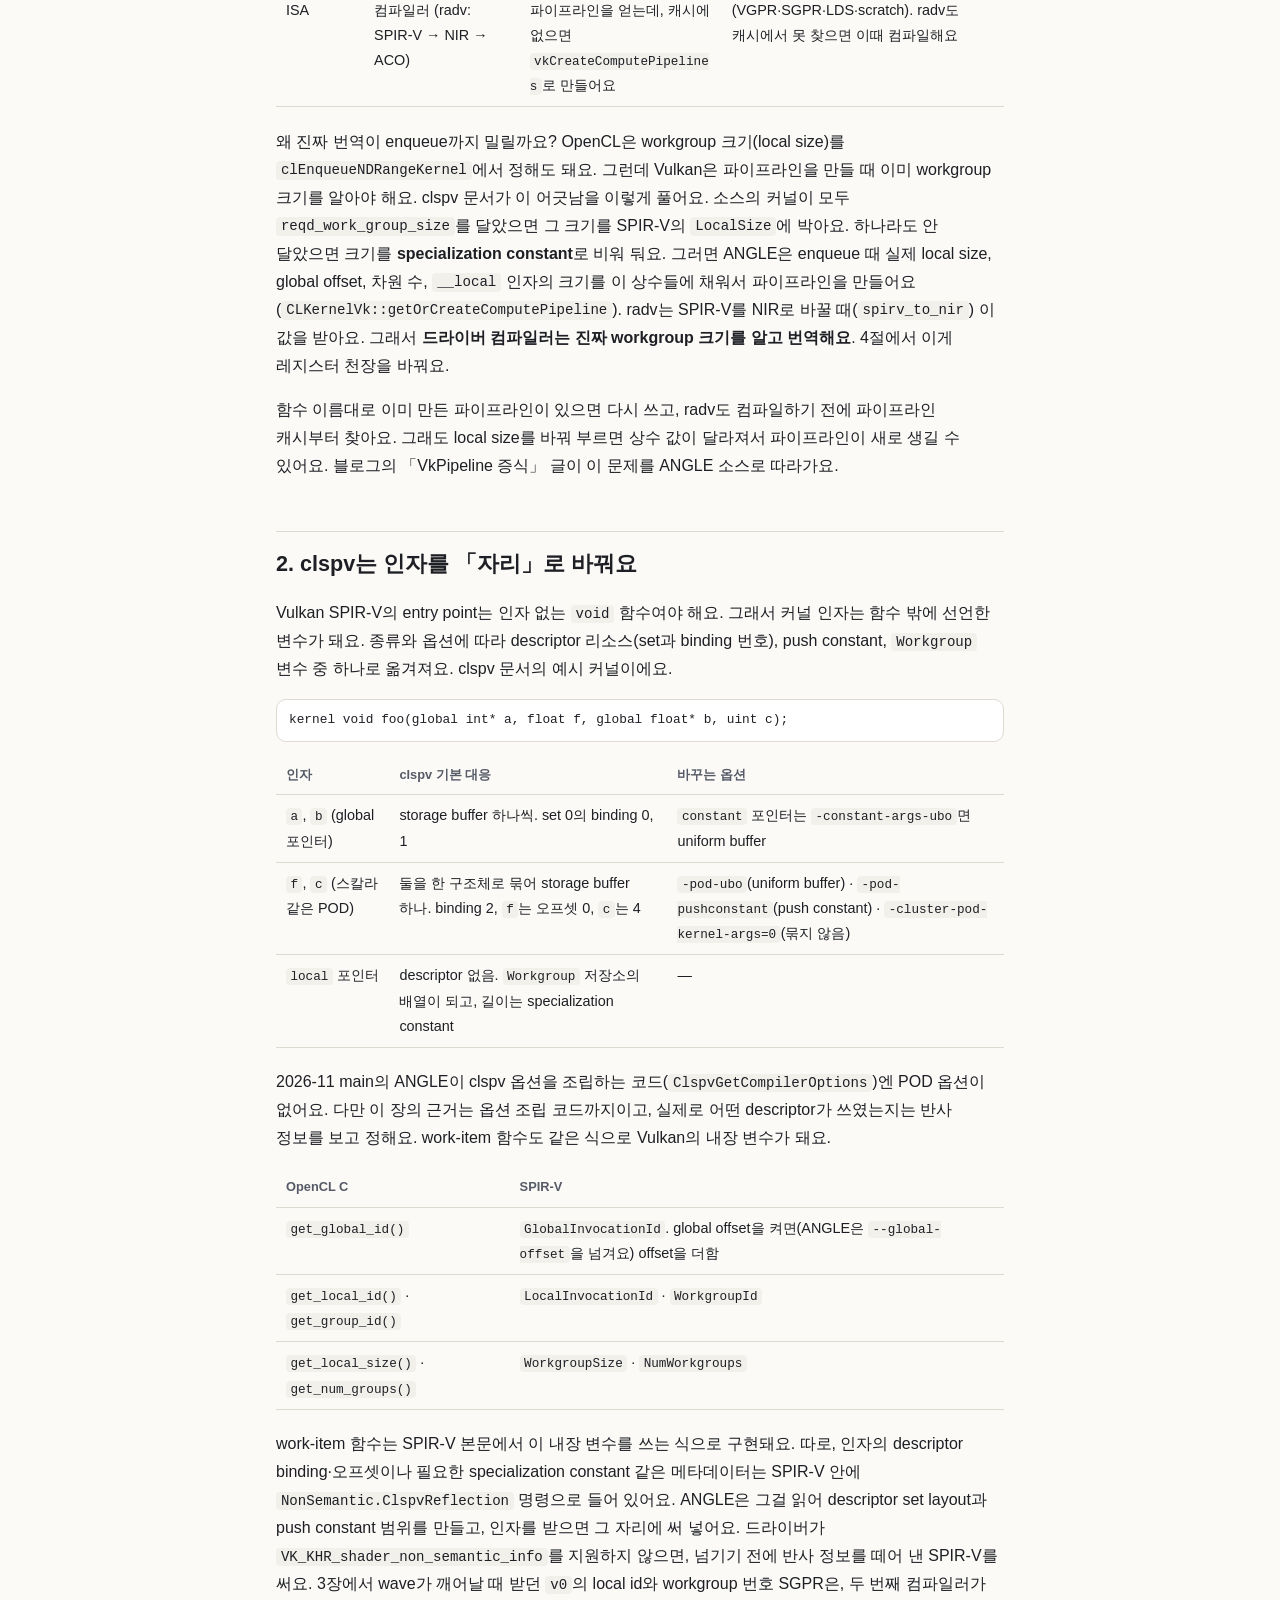
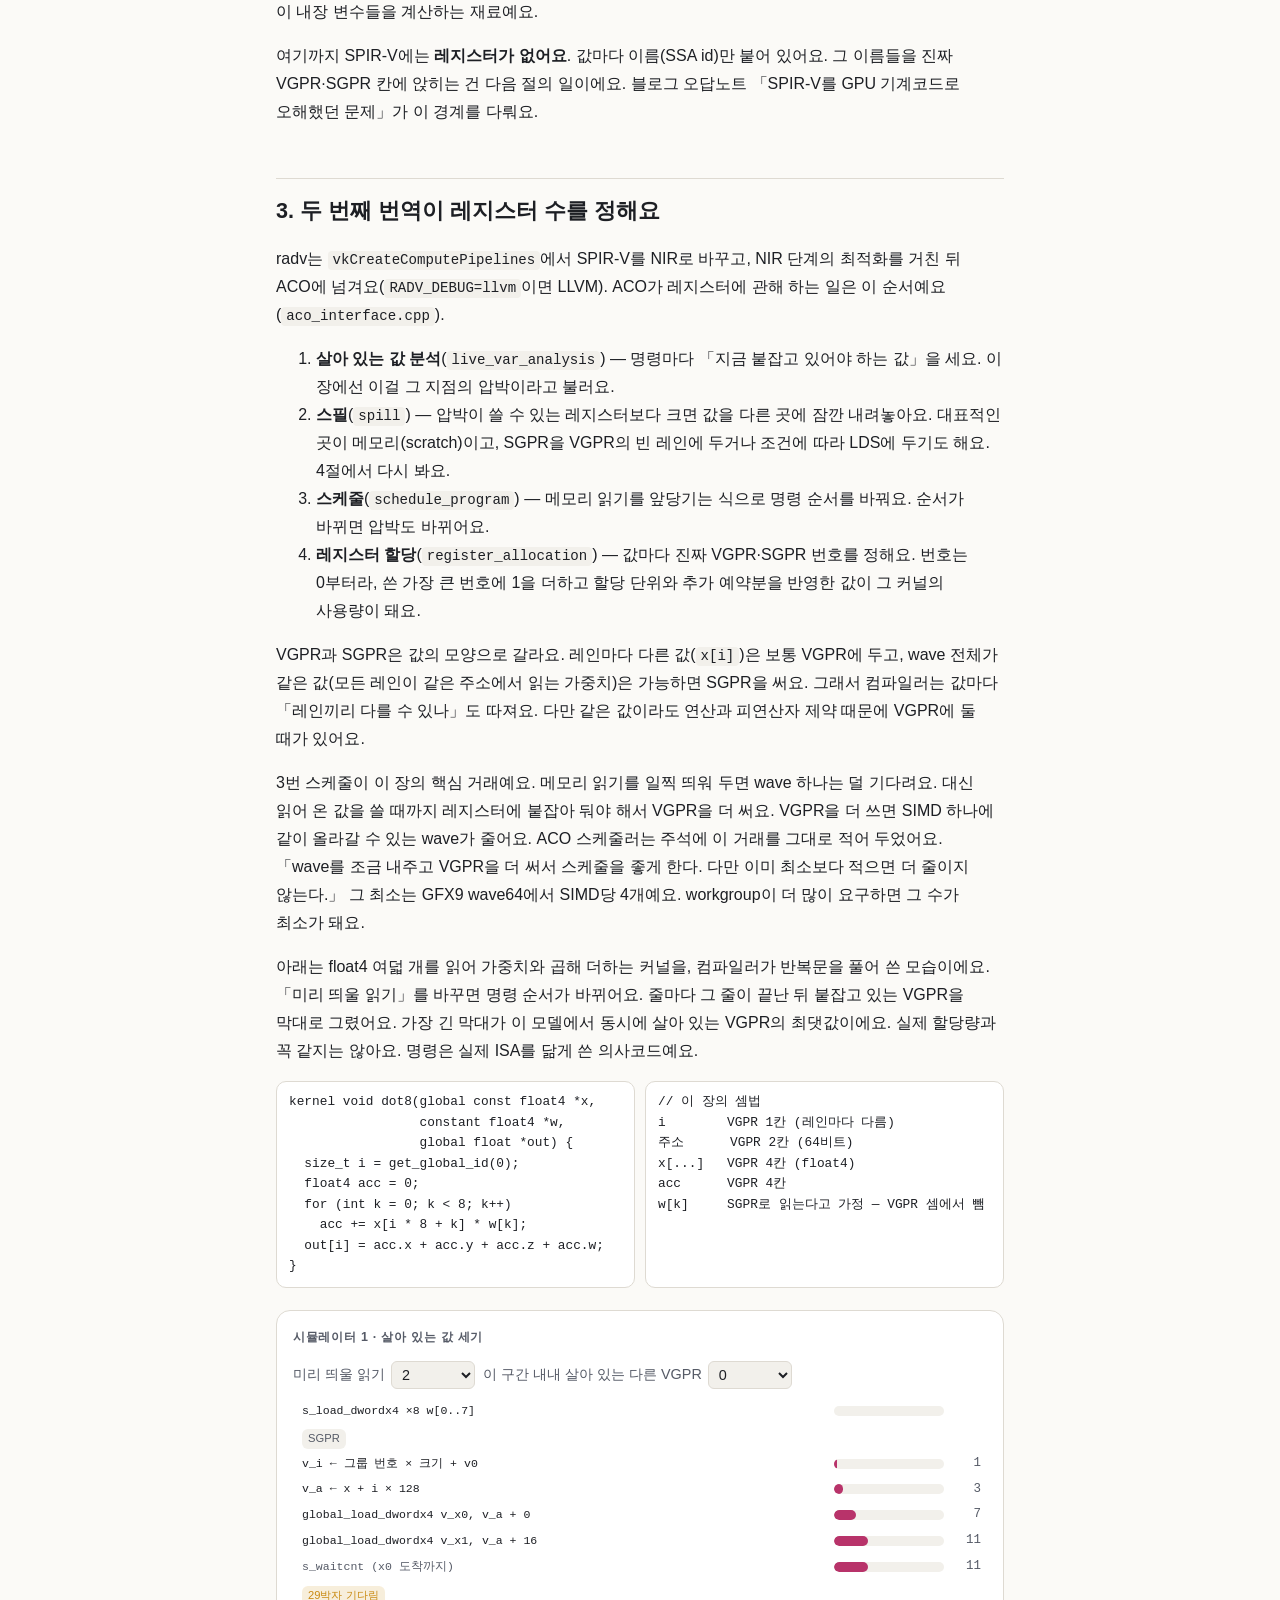
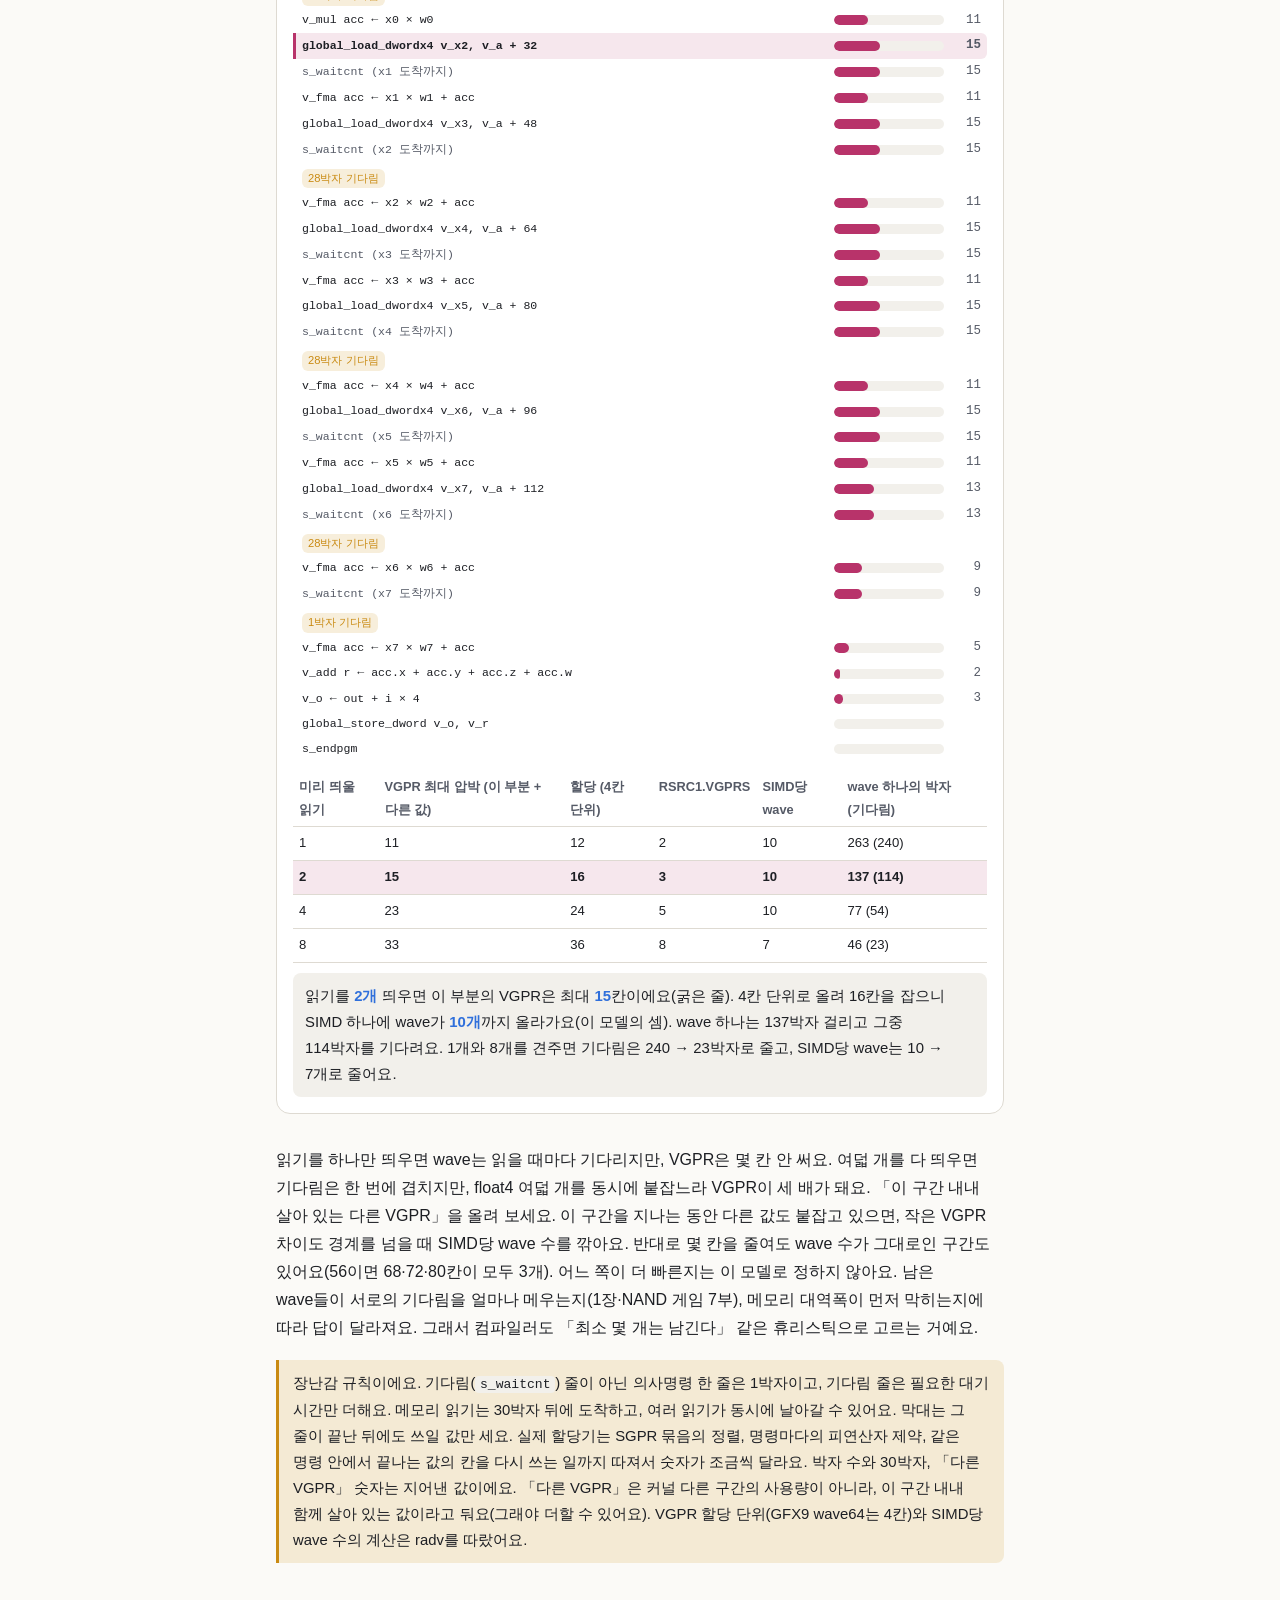
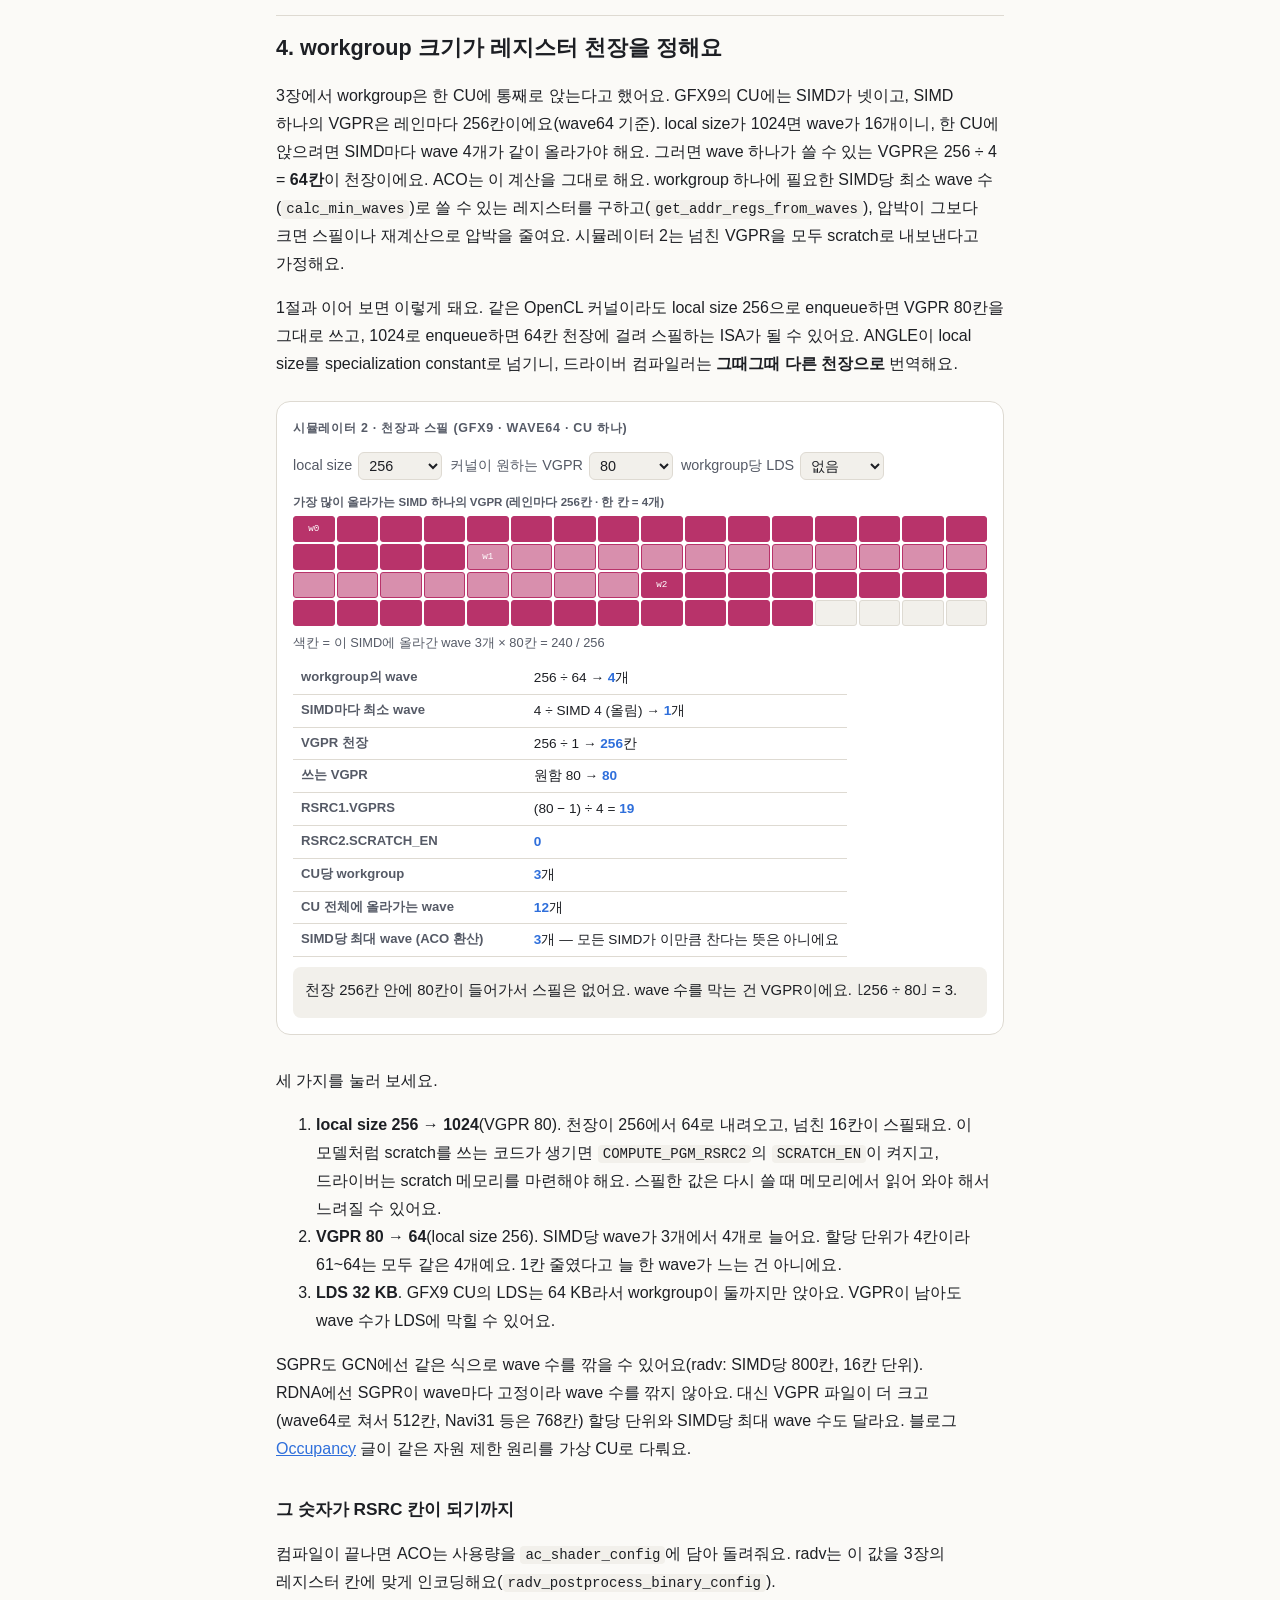
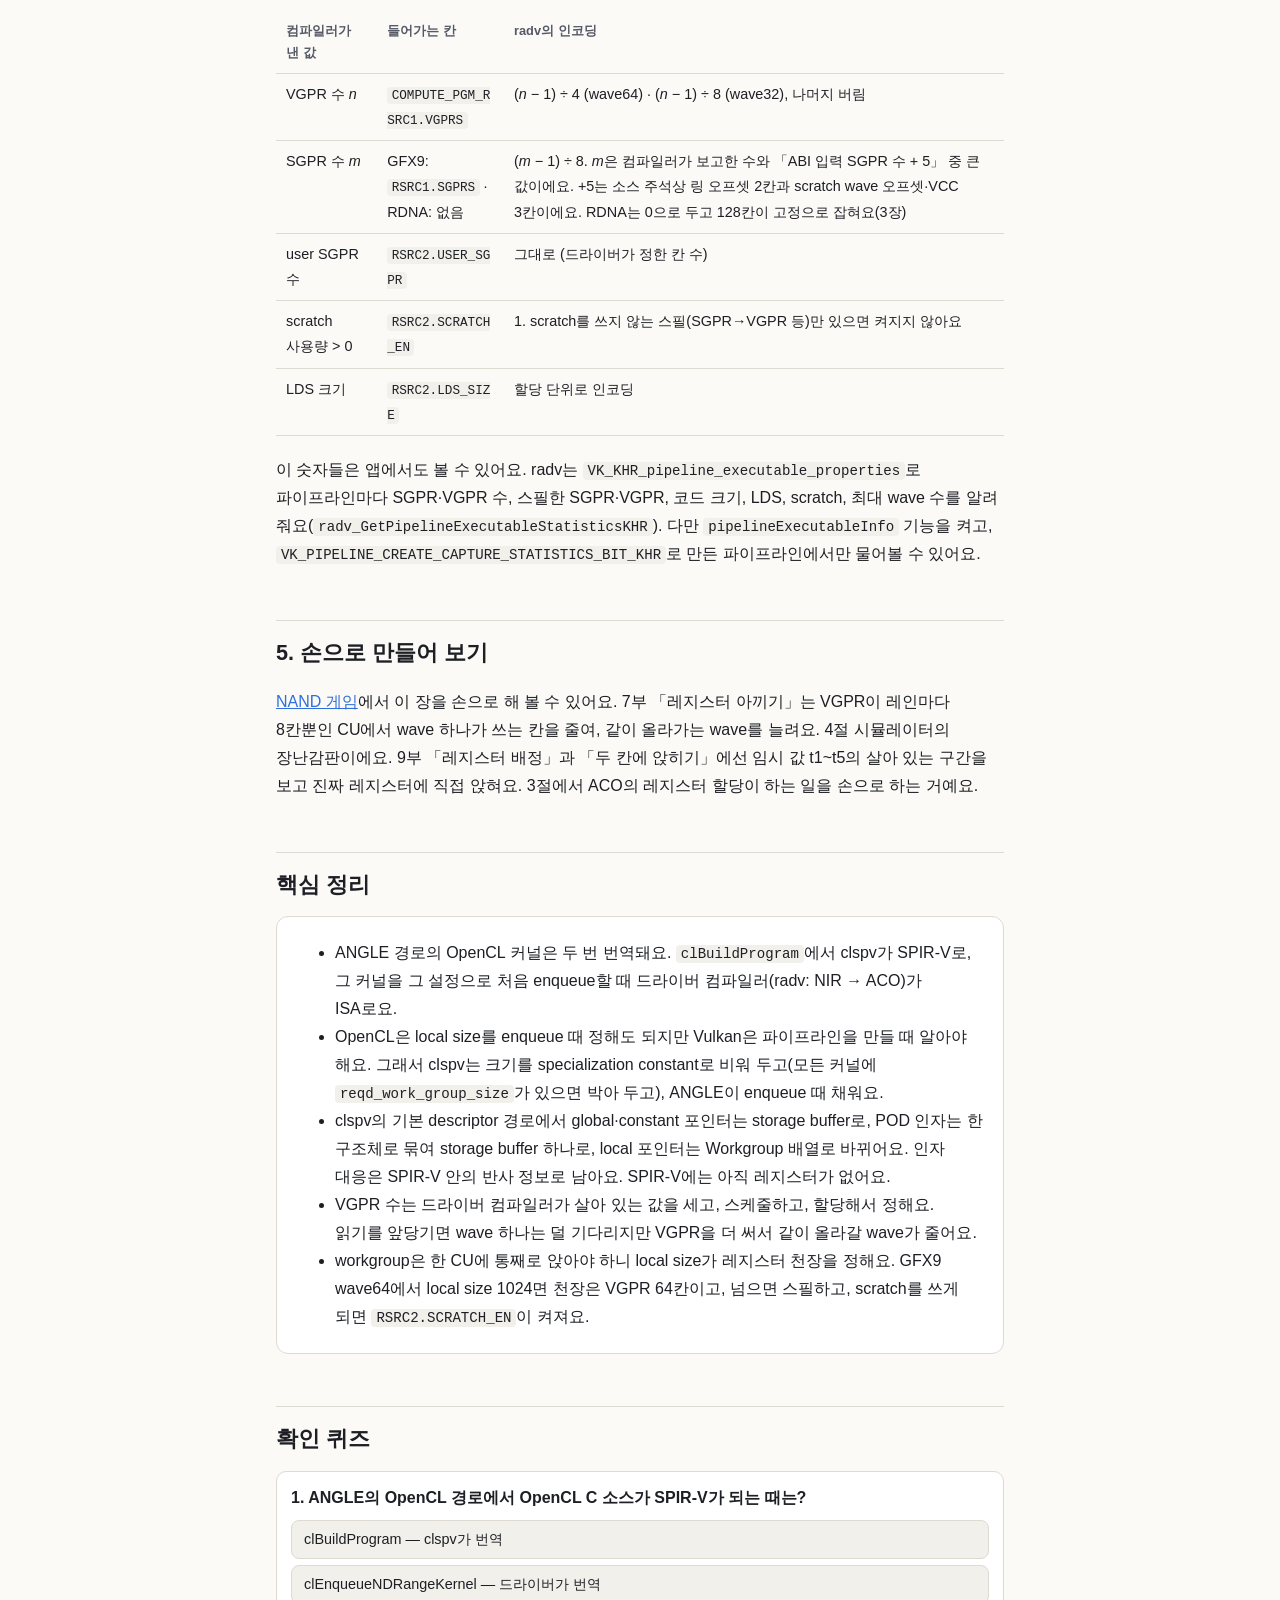
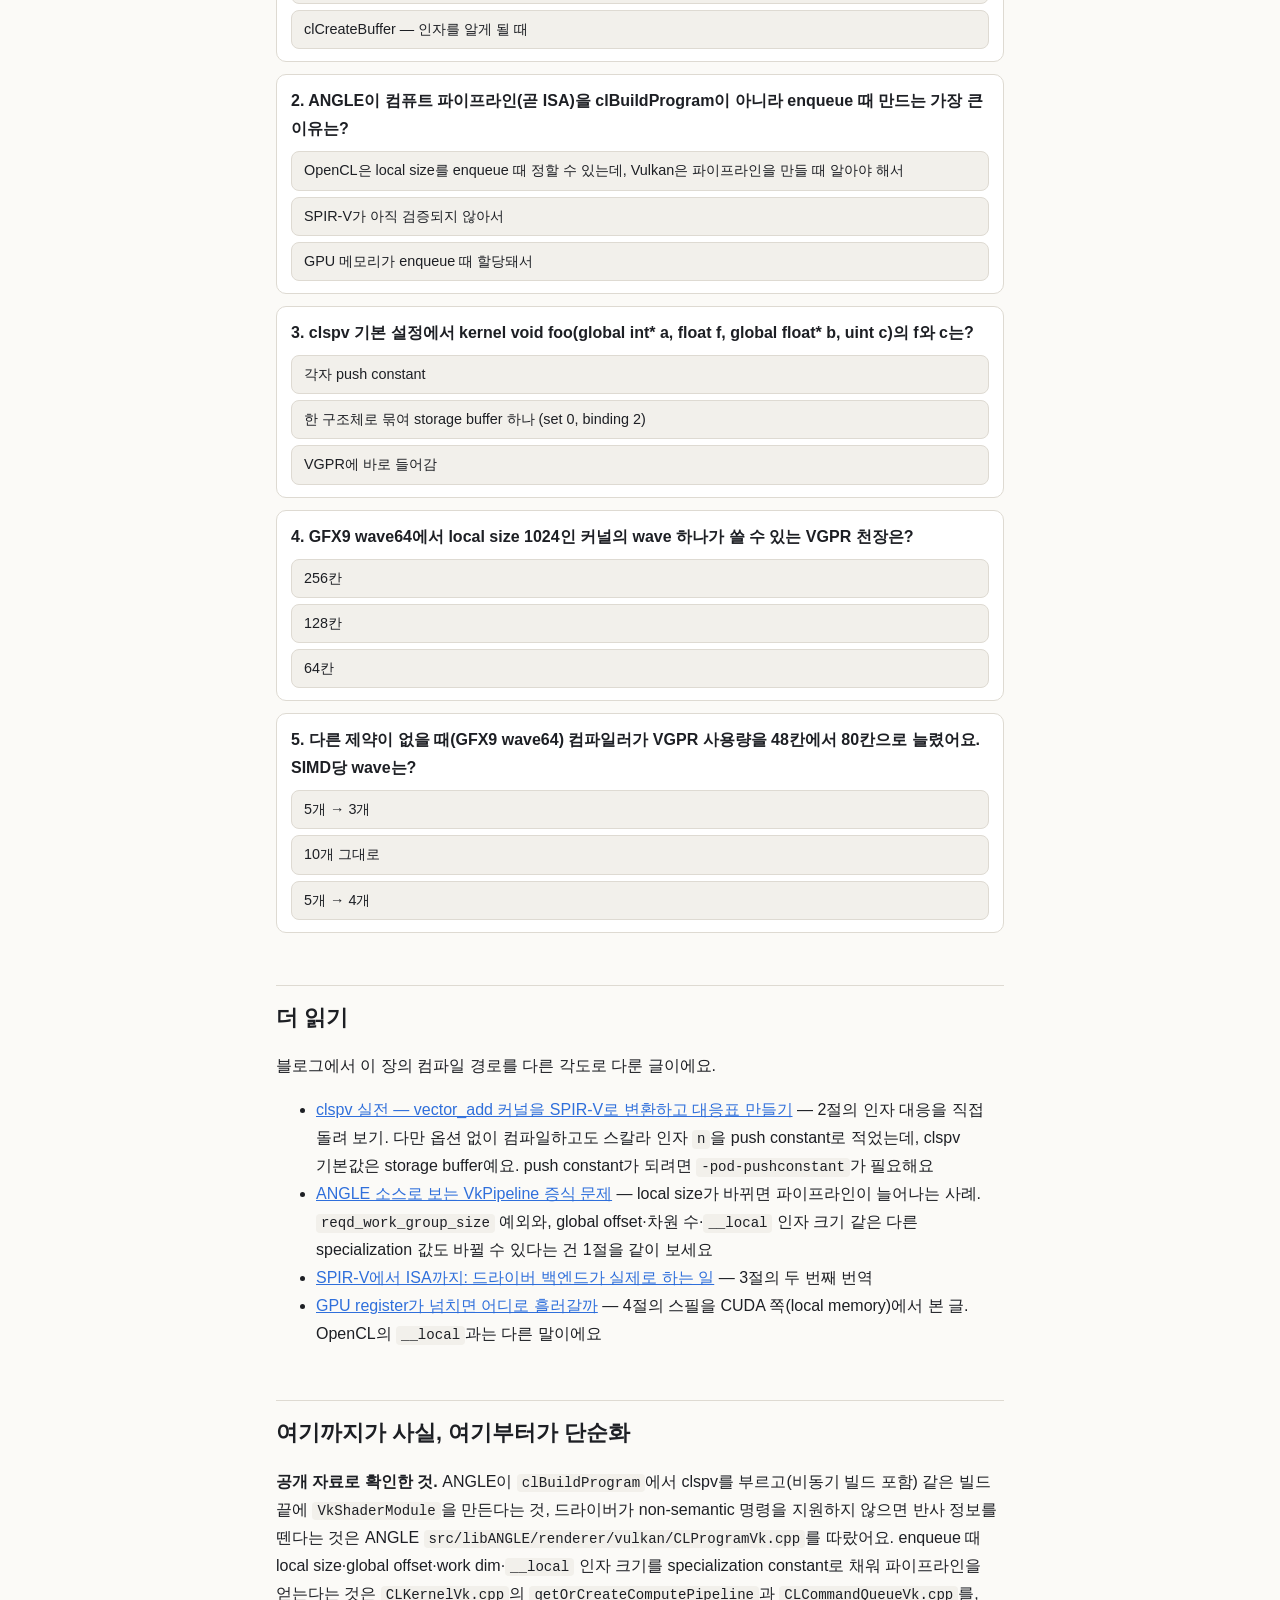
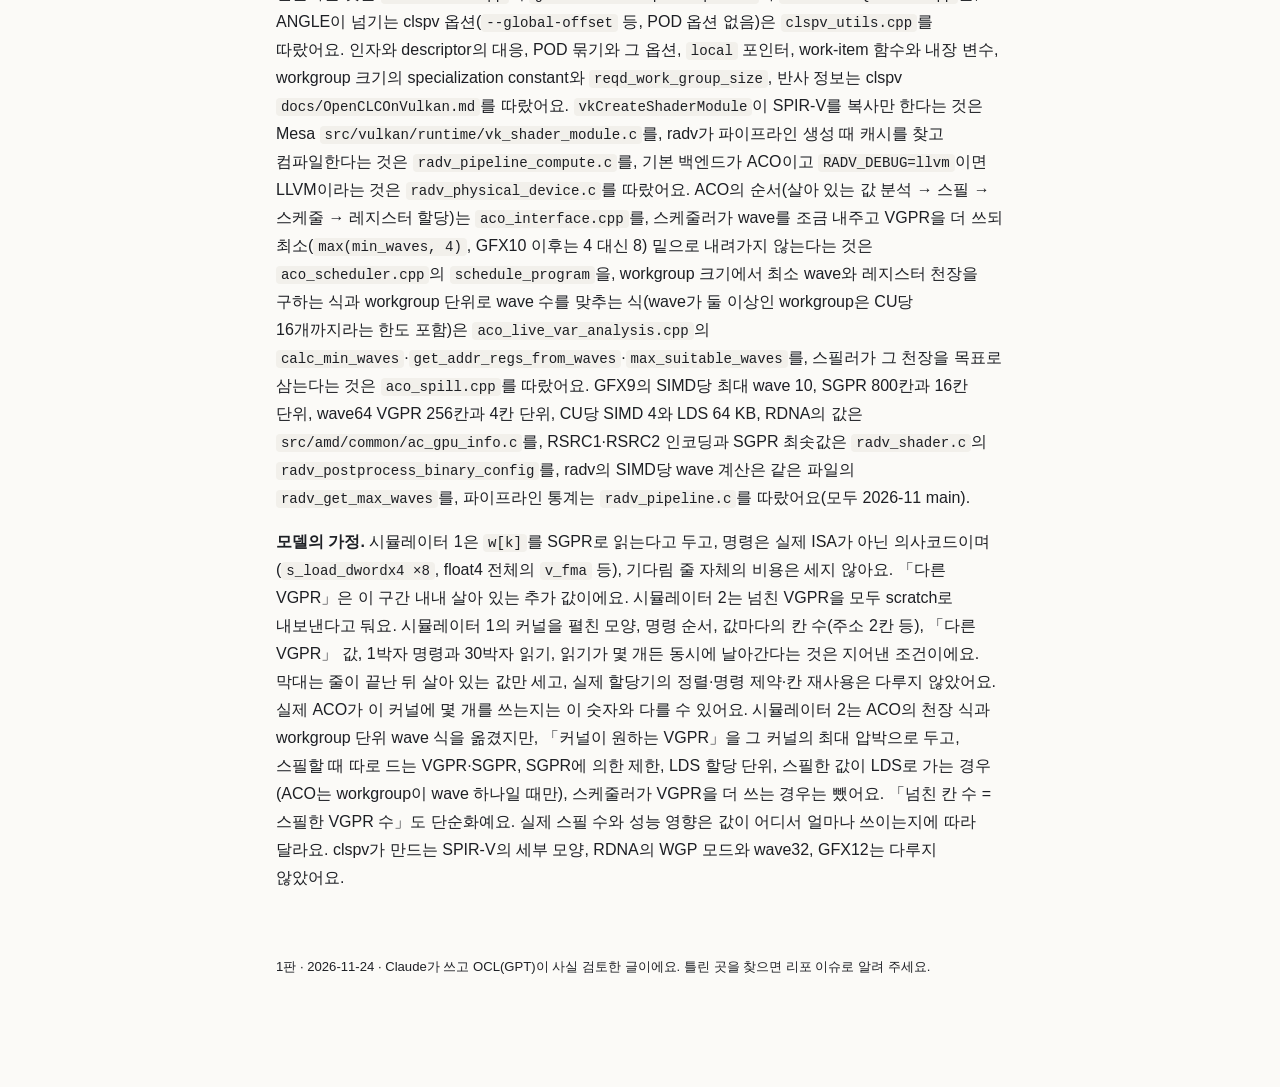
<file: ch05/index.html>
<!doctype html>
<html lang="ko">
<head>
<meta charset="utf-8">
<meta name="viewport" content="width=device-width, initial-scale=1">
<title>5장 · 컴파일러</title>
<meta name="description" content="OpenCL C 커널이 clspv로 SPIR-V가 되고, Vulkan 드라이버의 컴파일러가 그걸 ISA로 바꾸며 VGPR 수를 정하기까지. workgroup 크기가 레지스터 천장을 정하는 이유.">
<link rel="stylesheet" href="../assets/style.css">
</head>
<body>
<main>

<p class="crumb"><a href="../">GPU Sim</a> · 5장</p>
<h1>컴파일러 — 커널은 두 번 번역돼요</h1>
<p class="lead">3장에서 디스패처는 <code>COMPUTE_PGM_RSRC1</code>에서 「wave 하나가 VGPR을 몇 개 쓰는지」를 읽었어요. 그 칸의 출처는 「컴파일러가 낸 사용량」이라고만 적었고요. 이 장은 그 숫자가 어디서 오는지 따라가요. OpenCL C 커널은 두 번 번역돼요. 한 번은 clspv가 SPIR-V로, 또 한 번은 Vulkan 드라이버의 컴파일러가 GPU 기계어(ISA)로요. 레지스터 수를 정하는 건 두 번째 번역이에요. 그리고 그 번역은 workgroup 크기를 알고 나서야 시작돼요.</p>

<div class="note">이 장은 <b>ANGLE의 OpenCL 구현</b>(clspv + Vulkan 백엔드)과 <b>Mesa radv</b>(기본 컴파일러 ACO)를 따라가요. 숫자는 AMD GCN(GFX9) wave64를 기준으로 했고, RDNA에서 달라지는 곳은 따로 적었어요. 코드는 2026-11의 각 main 브랜치를 읽었어요. 시뮬레이터 1은 레지스터 세는 법만 남긴 장난감이에요. 시뮬레이터 2는 ACO와 radv의 계산식을 그대로 옮겼지만, SGPR과 스필에 드는 추가 레지스터는 뺐어요. 무엇이 사실이고 무엇이 가정인지는 글 끝에 나눠 적었어요.</div>

<figure class="chapter-map" data-gmap="ch05">
  <div class="gmap-wrap"></div>
  <figcaption>이 장이 지나가는 길. 진한 칸이 주로 다루는 곳이고, 칸을 누르면 그 절로 가요. <a href="../">전체 지도</a></figcaption>
</figure>

<h2 id="s1">1. 두 번의 번역은 서로 다른 때에 일어나요</h2>

<p>앱이 부르는 함수는 둘이에요. 한 번 부르는 <code>clBuildProgram</code>과 몇 번이고 부르는 <code>clEnqueueNDRangeKernel</code>이요. ANGLE 경로에서 두 번역은 이 둘에 하나씩 걸려 있어요.</p>

<table class="tbl">
<thead><tr><th>단계</th><th>누가</th><th>언제 (ANGLE)</th><th>나오는 것</th></tr></thead>
<tbody>
<tr><td>OpenCL C → SPIR-V</td><td>clspv (ANGLE이 라이브러리로 부름)</td><td><code>clBuildProgram</code>. 설정에 따라 worker 스레드에서 비동기로</td><td>SPIR-V, 그리고 그 안에 심은 반사 정보(<code>NonSemantic.ClspvReflection</code>)</td></tr>
<tr><td>SPIR-V 넘기기</td><td>ANGLE → <code>vkCreateShaderModule</code></td><td>같은 빌드의 끝</td><td><code>VkShaderModule</code>. Mesa 공통 코드는 SPIR-V를 복사하고 해시를 계산할 뿐, ISA로 컴파일하지 않아요</td></tr>
<tr><td>SPIR-V → ISA</td><td>Vulkan 드라이버의 컴파일러 (radv: SPIR-V → NIR → ACO)</td><td>enqueue 때 그 설정의 파이프라인을 얻는데, 캐시에 없으면 <code>vkCreateComputePipelines</code>로 만들어요</td><td>ISA, 그리고 자원 사용량(VGPR·SGPR·LDS·scratch). radv도 캐시에서 못 찾으면 이때 컴파일해요</td></tr>
</tbody>
</table>

<p>왜 진짜 번역이 enqueue까지 밀릴까요? OpenCL은 workgroup 크기(local size)를 <code>clEnqueueNDRangeKernel</code>에서 정해도 돼요. 그런데 Vulkan은 파이프라인을 만들 때 이미 workgroup 크기를 알아야 해요. clspv 문서가 이 어긋남을 이렇게 풀어요. 소스의 커널이 모두 <code>reqd_work_group_size</code>를 달았으면 그 크기를 SPIR-V의 <code>LocalSize</code>에 박아요. 하나라도 안 달았으면 크기를 <b>specialization constant</b>로 비워 둬요. 그러면 ANGLE은 enqueue 때 실제 local size, global offset, 차원 수, <code>__local</code> 인자의 크기를 이 상수들에 채워서 파이프라인을 만들어요(<code>CLKernelVk::getOrCreateComputePipeline</code>). radv는 SPIR-V를 NIR로 바꿀 때(<code>spirv_to_nir</code>) 이 값을 받아요. 그래서 <b>드라이버 컴파일러는 진짜 workgroup 크기를 알고 번역해요</b>. 4절에서 이게 레지스터 천장을 바꿔요.</p>

<p>함수 이름대로 이미 만든 파이프라인이 있으면 다시 쓰고, radv도 컴파일하기 전에 파이프라인 캐시부터 찾아요. 그래도 local size를 바꿔 부르면 상수 값이 달라져서 파이프라인이 새로 생길 수 있어요. 블로그의 「VkPipeline 증식」 글이 이 문제를 ANGLE 소스로 따라가요.</p>

<h2 id="s2">2. clspv는 인자를 「자리」로 바꿔요</h2>

<p>Vulkan SPIR-V의 entry point는 인자 없는 <code>void</code> 함수여야 해요. 그래서 커널 인자는 함수 밖에 선언한 변수가 돼요. 종류와 옵션에 따라 descriptor 리소스(set과 binding 번호), push constant, <code>Workgroup</code> 변수 중 하나로 옮겨져요. clspv 문서의 예시 커널이에요.</p>

<pre class="code">kernel void foo(global int* a, float f, global float* b, uint c);</pre>

<table class="tbl">
<thead><tr><th>인자</th><th>clspv 기본 대응</th><th>바꾸는 옵션</th></tr></thead>
<tbody>
<tr><td><code>a</code>, <code>b</code> (global 포인터)</td><td>storage buffer 하나씩. set 0의 binding 0, 1</td><td><code>constant</code> 포인터는 <code>-constant-args-ubo</code>면 uniform buffer</td></tr>
<tr><td><code>f</code>, <code>c</code> (스칼라 같은 POD)</td><td>둘을 한 구조체로 묶어 storage buffer 하나. binding 2, <code>f</code>는 오프셋 0, <code>c</code>는 4</td><td><code>-pod-ubo</code>(uniform buffer) · <code>-pod-pushconstant</code>(push constant) · <code>-cluster-pod-kernel-args=0</code>(묶지 않음)</td></tr>
<tr><td><code>local</code> 포인터</td><td>descriptor 없음. <code>Workgroup</code> 저장소의 배열이 되고, 길이는 specialization constant</td><td>—</td></tr>
</tbody>
</table>

<p>2026-11 main의 ANGLE이 clspv 옵션을 조립하는 코드(<code>ClspvGetCompilerOptions</code>)엔 POD 옵션이 없어요. 다만 이 장의 근거는 옵션 조립 코드까지이고, 실제로 어떤 descriptor가 쓰였는지는 반사 정보를 보고 정해요. work-item 함수도 같은 식으로 Vulkan의 내장 변수가 돼요.</p>

<table class="tbl">
<thead><tr><th>OpenCL C</th><th>SPIR-V</th></tr></thead>
<tbody>
<tr><td><code>get_global_id()</code></td><td><code>GlobalInvocationId</code>. global offset을 켜면(ANGLE은 <code>--global-offset</code>을 넘겨요) offset을 더함</td></tr>
<tr><td><code>get_local_id()</code> · <code>get_group_id()</code></td><td><code>LocalInvocationId</code> · <code>WorkgroupId</code></td></tr>
<tr><td><code>get_local_size()</code> · <code>get_num_groups()</code></td><td><code>WorkgroupSize</code> · <code>NumWorkgroups</code></td></tr>
</tbody>
</table>

<p>work-item 함수는 SPIR-V 본문에서 이 내장 변수를 쓰는 식으로 구현돼요. 따로, 인자의 descriptor binding·오프셋이나 필요한 specialization constant 같은 메타데이터는 SPIR-V 안에 <code>NonSemantic.ClspvReflection</code> 명령으로 들어 있어요. ANGLE은 그걸 읽어 descriptor set layout과 push constant 범위를 만들고, 인자를 받으면 그 자리에 써 넣어요. 드라이버가 <code>VK_KHR_shader_non_semantic_info</code>를 지원하지 않으면, 넘기기 전에 반사 정보를 떼어 낸 SPIR-V를 써요. 3장에서 wave가 깨어날 때 받던 <code>v0</code>의 local id와 workgroup 번호 SGPR은, 두 번째 컴파일러가 이 내장 변수들을 계산하는 재료예요.</p>

<p>여기까지 SPIR-V에는 <b>레지스터가 없어요</b>. 값마다 이름(SSA id)만 붙어 있어요. 그 이름들을 진짜 VGPR·SGPR 칸에 앉히는 건 다음 절의 일이에요. 블로그 오답노트 「SPIR-V를 GPU 기계코드로 오해했던 문제」가 이 경계를 다뤄요.</p>

<h2 id="s3">3. 두 번째 번역이 레지스터 수를 정해요</h2>

<p>radv는 <code>vkCreateComputePipelines</code>에서 SPIR-V를 NIR로 바꾸고, NIR 단계의 최적화를 거친 뒤 ACO에 넘겨요(<code>RADV_DEBUG=llvm</code>이면 LLVM). ACO가 레지스터에 관해 하는 일은 이 순서예요(<code>aco_interface.cpp</code>).</p>

<ol>
<li><b>살아 있는 값 분석</b>(<code>live_var_analysis</code>) — 명령마다 「지금 붙잡고 있어야 하는 값」을 세요. 이 장에선 이걸 그 지점의 압박이라고 불러요.</li>
<li><b>스필</b>(<code>spill</code>) — 압박이 쓸 수 있는 레지스터보다 크면 값을 다른 곳에 잠깐 내려놓아요. 대표적인 곳이 메모리(scratch)이고, SGPR을 VGPR의 빈 레인에 두거나 조건에 따라 LDS에 두기도 해요. 4절에서 다시 봐요.</li>
<li><b>스케줄</b>(<code>schedule_program</code>) — 메모리 읽기를 앞당기는 식으로 명령 순서를 바꿔요. 순서가 바뀌면 압박도 바뀌어요.</li>
<li><b>레지스터 할당</b>(<code>register_allocation</code>) — 값마다 진짜 VGPR·SGPR 번호를 정해요. 번호는 0부터라, 쓴 가장 큰 번호에 1을 더하고 할당 단위와 추가 예약분을 반영한 값이 그 커널의 사용량이 돼요.</li>
</ol>

<p>VGPR과 SGPR은 값의 모양으로 갈라요. 레인마다 다른 값(<code>x[i]</code>)은 보통 VGPR에 두고, wave 전체가 같은 값(모든 레인이 같은 주소에서 읽는 가중치)은 가능하면 SGPR을 써요. 그래서 컴파일러는 값마다 「레인끼리 다를 수 있나」도 따져요. 다만 같은 값이라도 연산과 피연산자 제약 때문에 VGPR에 둘 때가 있어요.</p>

<p>3번 스케줄이 이 장의 핵심 거래예요. 메모리 읽기를 일찍 띄워 두면 wave 하나는 덜 기다려요. 대신 읽어 온 값을 쓸 때까지 레지스터에 붙잡아 둬야 해서 VGPR을 더 써요. VGPR을 더 쓰면 SIMD 하나에 같이 올라갈 수 있는 wave가 줄어요. ACO 스케줄러는 주석에 이 거래를 그대로 적어 두었어요. 「wave를 조금 내주고 VGPR을 더 써서 스케줄을 좋게 한다. 다만 이미 최소보다 적으면 더 줄이지 않는다.」 그 최소는 GFX9 wave64에서 SIMD당 4개예요. workgroup이 더 많이 요구하면 그 수가 최소가 돼요.</p>

<p>아래는 float4 여덟 개를 읽어 가중치와 곱해 더하는 커널을, 컴파일러가 반복문을 풀어 쓴 모습이에요. 「미리 띄울 읽기」를 바꾸면 명령 순서가 바뀌어요. 줄마다 그 줄이 끝난 뒤 붙잡고 있는 VGPR을 막대로 그렸어요. 가장 긴 막대가 이 모델에서 동시에 살아 있는 VGPR의 최댓값이에요. 실제 할당량과 꼭 같지는 않아요. 명령은 실제 ISA를 닮게 쓴 의사코드예요.</p>

<div class="codepair">
<pre class="code">kernel void dot8(global const float4 *x,
                 constant float4 *w,
                 global float *out) {
  size_t i = get_global_id(0);
  float4 acc = 0;
  for (int k = 0; k &lt; 8; k++)
    acc += x[i * 8 + k] * w[k];
  out[i] = acc.x + acc.y + acc.z + acc.w;
}</pre>
<pre class="code">// 이 장의 셈법
i        VGPR 1칸 (레인마다 다름)
주소      VGPR 2칸 (64비트)
x[...]   VGPR 4칸 (float4)
acc      VGPR 4칸
w[k]     SGPR로 읽는다고 가정 — VGPR 셈에서 뺌</pre>
</div>

<div class="sim" id="sim-live">
  <div class="sim-title">시뮬레이터 1 · 살아 있는 값 세기</div>
  <div class="controls">
    <label class="inline">미리 띄울 읽기 <select data-k="d"><option>1</option><option selected>2</option><option>4</option><option>8</option></select></label>
    <label class="inline">이 구간 내내 살아 있는 다른 VGPR <select data-k="base"><option selected>0</option><option>24</option><option>56</option></select></label>
  </div>
  <ol class="livelist"></ol>
  <div class="kv"></div>
  <div class="say"></div>
</div>

<p>읽기를 하나만 띄우면 wave는 읽을 때마다 기다리지만, VGPR은 몇 칸 안 써요. 여덟 개를 다 띄우면 기다림은 한 번에 겹치지만, float4 여덟 개를 동시에 붙잡느라 VGPR이 세 배가 돼요. 「이 구간 내내 살아 있는 다른 VGPR」을 올려 보세요. 이 구간을 지나는 동안 다른 값도 붙잡고 있으면, 작은 VGPR 차이도 경계를 넘을 때 SIMD당 wave 수를 깎아요. 반대로 몇 칸을 줄여도 wave 수가 그대로인 구간도 있어요(56이면 68·72·80칸이 모두 3개). 어느 쪽이 더 빠른지는 이 모델로 정하지 않아요. 남은 wave들이 서로의 기다림을 얼마나 메우는지(1장·NAND 게임 7부), 메모리 대역폭이 먼저 막히는지에 따라 답이 달라져요. 그래서 컴파일러도 「최소 몇 개는 남긴다」 같은 휴리스틱으로 고르는 거예요.</p>

<div class="note">장난감 규칙이에요. 기다림(<code>s_waitcnt</code>) 줄이 아닌 의사명령 한 줄은 1박자이고, 기다림 줄은 필요한 대기 시간만 더해요. 메모리 읽기는 30박자 뒤에 도착하고, 여러 읽기가 동시에 날아갈 수 있어요. 막대는 그 줄이 끝난 뒤에도 쓰일 값만 세요. 실제 할당기는 SGPR 묶음의 정렬, 명령마다의 피연산자 제약, 같은 명령 안에서 끝나는 값의 칸을 다시 쓰는 일까지 따져서 숫자가 조금씩 달라요. 박자 수와 30박자, 「다른 VGPR」 숫자는 지어낸 값이에요. 「다른 VGPR」은 커널 다른 구간의 사용량이 아니라, 이 구간 내내 함께 살아 있는 값이라고 둬요(그래야 더할 수 있어요). VGPR 할당 단위(GFX9 wave64는 4칸)와 SIMD당 wave 수의 계산은 radv를 따랐어요.</div>

<h2 id="s4">4. workgroup 크기가 레지스터 천장을 정해요</h2>

<p>3장에서 workgroup은 한 CU에 통째로 앉는다고 했어요. GFX9의 CU에는 SIMD가 넷이고, SIMD 하나의 VGPR은 레인마다 256칸이에요(wave64 기준). local size가 1024면 wave가 16개이니, 한 CU에 앉으려면 SIMD마다 wave 4개가 같이 올라가야 해요. 그러면 wave 하나가 쓸 수 있는 VGPR은 256 ÷ 4 = <b>64칸</b>이 천장이에요. ACO는 이 계산을 그대로 해요. workgroup 하나에 필요한 SIMD당 최소 wave 수(<code>calc_min_waves</code>)로 쓸 수 있는 레지스터를 구하고(<code>get_addr_regs_from_waves</code>), 압박이 그보다 크면 스필이나 재계산으로 압박을 줄여요. 시뮬레이터 2는 넘친 VGPR을 모두 scratch로 내보낸다고 가정해요.</p>

<p>1절과 이어 보면 이렇게 돼요. 같은 OpenCL 커널이라도 local size 256으로 enqueue하면 VGPR 80칸을 그대로 쓰고, 1024로 enqueue하면 64칸 천장에 걸려 스필하는 ISA가 될 수 있어요. ANGLE이 local size를 specialization constant로 넘기니, 드라이버 컴파일러는 <b>그때그때 다른 천장으로</b> 번역해요.</p>

<div class="sim" id="sim-cap">
  <div class="sim-title">시뮬레이터 2 · 천장과 스필 (GFX9 · wave64 · CU 하나)</div>
  <div class="controls">
    <label class="inline">local size <select data-k="L"><option>64</option><option>128</option><option selected>256</option><option>512</option><option>1024</option></select></label>
    <label class="inline">커널이 원하는 VGPR <select data-k="need"><option>24</option><option>40</option><option>64</option><option selected>80</option><option>96</option><option>128</option><option>200</option></select></label>
    <label class="inline">workgroup당 LDS <select data-k="lds"><option value="0" selected>없음</option><option value="8192">8 KB</option><option value="16384">16 KB</option><option value="32768">32 KB</option></select></label>
  </div>
  <div class="vfile-name">가장 많이 올라가는 SIMD 하나의 VGPR (레인마다 256칸 · 한 칸 = 4개)</div>
  <div class="vfile"></div>
  <div class="vlegend"></div>
  <div class="kv"></div>
  <div class="say"></div>
</div>

<p>세 가지를 눌러 보세요.</p>
<ol>
<li><b>local size 256 → 1024</b>(VGPR 80). 천장이 256에서 64로 내려오고, 넘친 16칸이 스필돼요. 이 모델처럼 scratch를 쓰는 코드가 생기면 <code>COMPUTE_PGM_RSRC2</code>의 <code>SCRATCH_EN</code>이 켜지고, 드라이버는 scratch 메모리를 마련해야 해요. 스필한 값은 다시 쓸 때 메모리에서 읽어 와야 해서 느려질 수 있어요.</li>
<li><b>VGPR 80 → 64</b>(local size 256). SIMD당 wave가 3개에서 4개로 늘어요. 할당 단위가 4칸이라 61~64는 모두 같은 4개예요. 1칸 줄였다고 늘 한 wave가 느는 건 아니에요.</li>
<li><b>LDS 32 KB</b>. GFX9 CU의 LDS는 64 KB라서 workgroup이 둘까지만 앉아요. VGPR이 남아도 wave 수가 LDS에 막힐 수 있어요.</li>
</ol>

<p>SGPR도 GCN에선 같은 식으로 wave 수를 깎을 수 있어요(radv: SIMD당 800칸, 16칸 단위). RDNA에선 SGPR이 wave마다 고정이라 wave 수를 깎지 않아요. 대신 VGPR 파일이 더 크고(wave64로 쳐서 512칸, Navi31 등은 768칸) 할당 단위와 SIMD당 최대 wave 수도 달라요. 블로그 <a href="https://jayinlab.github.io/gpu-occupancy/">Occupancy</a> 글이 같은 자원 제한 원리를 가상 CU로 다뤄요.</p>

<h3>그 숫자가 RSRC 칸이 되기까지</h3>

<p>컴파일이 끝나면 ACO는 사용량을 <code>ac_shader_config</code>에 담아 돌려줘요. radv는 이 값을 3장의 레지스터 칸에 맞게 인코딩해요(<code>radv_postprocess_binary_config</code>).</p>

<table class="tbl">
<thead><tr><th>컴파일러가 낸 값</th><th>들어가는 칸</th><th>radv의 인코딩</th></tr></thead>
<tbody>
<tr><td>VGPR 수 <i>n</i></td><td><code>COMPUTE_PGM_RSRC1.VGPRS</code></td><td>(<i>n</i> − 1) ÷ 4 (wave64) · (<i>n</i> − 1) ÷ 8 (wave32), 나머지 버림</td></tr>
<tr><td>SGPR 수 <i>m</i></td><td>GFX9: <code>RSRC1.SGPRS</code> · RDNA: 없음</td><td>(<i>m</i> − 1) ÷ 8. <i>m</i>은 컴파일러가 보고한 수와 「ABI 입력 SGPR 수 + 5」 중 큰 값이에요. +5는 소스 주석상 링 오프셋 2칸과 scratch wave 오프셋·VCC 3칸이에요. RDNA는 0으로 두고 128칸이 고정으로 잡혀요(3장)</td></tr>
<tr><td>user SGPR 수</td><td><code>RSRC2.USER_SGPR</code></td><td>그대로 (드라이버가 정한 칸 수)</td></tr>
<tr><td>scratch 사용량 &gt; 0</td><td><code>RSRC2.SCRATCH_EN</code></td><td>1. scratch를 쓰지 않는 스필(SGPR→VGPR 등)만 있으면 켜지지 않아요</td></tr>
<tr><td>LDS 크기</td><td><code>RSRC2.LDS_SIZE</code></td><td>할당 단위로 인코딩</td></tr>
</tbody>
</table>

<p>이 숫자들은 앱에서도 볼 수 있어요. radv는 <code>VK_KHR_pipeline_executable_properties</code>로 파이프라인마다 SGPR·VGPR 수, 스필한 SGPR·VGPR, 코드 크기, LDS, scratch, 최대 wave 수를 알려 줘요(<code>radv_GetPipelineExecutableStatisticsKHR</code>). 다만 <code>pipelineExecutableInfo</code> 기능을 켜고, <code>VK_PIPELINE_CREATE_CAPTURE_STATISTICS_BIT_KHR</code>로 만든 파이프라인에서만 물어볼 수 있어요.</p>

<h2 id="s5">5. 손으로 만들어 보기</h2>

<p><a href="https://jayinlab.github.io/nand-game/">NAND 게임</a>에서 이 장을 손으로 해 볼 수 있어요. 7부 「레지스터 아끼기」는 VGPR이 레인마다 8칸뿐인 CU에서 wave 하나가 쓰는 칸을 줄여, 같이 올라가는 wave를 늘려요. 4절 시뮬레이터의 장난감판이에요. 9부 「레지스터 배정」과 「두 칸에 앉히기」에선 임시 값 t1~t5의 살아 있는 구간을 보고 진짜 레지스터에 직접 앉혀요. 3절에서 ACO의 레지스터 할당이 하는 일을 손으로 하는 거예요.</p>

<h2>핵심 정리</h2>
<div class="summary">
<ul>
<li>ANGLE 경로의 OpenCL 커널은 두 번 번역돼요. <code>clBuildProgram</code>에서 clspv가 SPIR-V로, 그 커널을 그 설정으로 처음 enqueue할 때 드라이버 컴파일러(radv: NIR → ACO)가 ISA로요.</li>
<li>OpenCL은 local size를 enqueue 때 정해도 되지만 Vulkan은 파이프라인을 만들 때 알아야 해요. 그래서 clspv는 크기를 specialization constant로 비워 두고(모든 커널에 <code>reqd_work_group_size</code>가 있으면 박아 두고), ANGLE이 enqueue 때 채워요.</li>
<li>clspv의 기본 descriptor 경로에서 global·constant 포인터는 storage buffer로, POD 인자는 한 구조체로 묶여 storage buffer 하나로, local 포인터는 Workgroup 배열로 바뀌어요. 인자 대응은 SPIR-V 안의 반사 정보로 남아요. SPIR-V에는 아직 레지스터가 없어요.</li>
<li>VGPR 수는 드라이버 컴파일러가 살아 있는 값을 세고, 스케줄하고, 할당해서 정해요. 읽기를 앞당기면 wave 하나는 덜 기다리지만 VGPR을 더 써서 같이 올라갈 wave가 줄어요.</li>
<li>workgroup은 한 CU에 통째로 앉아야 하니 local size가 레지스터 천장을 정해요. GFX9 wave64에서 local size 1024면 천장은 VGPR 64칸이고, 넘으면 스필하고, scratch를 쓰게 되면 <code>RSRC2.SCRATCH_EN</code>이 켜져요.</li>
</ul>
</div>

<h2>확인 퀴즈</h2>
<div id="quiz"></div>

<h2>더 읽기</h2>
<p>블로그에서 이 장의 컴파일 경로를 다른 각도로 다룬 글이에요.</p>
<ul>
<li><a href="https://jayinlab.github.io/opencl-note-clspv-practice/">clspv 실전 — vector_add 커널을 SPIR-V로 변환하고 대응표 만들기</a> — 2절의 인자 대응을 직접 돌려 보기. 다만 옵션 없이 컴파일하고도 스칼라 인자 <code>n</code>을 push constant로 적었는데, clspv 기본값은 storage buffer예요. push constant가 되려면 <code>-pod-pushconstant</code>가 필요해요</li>
<li><a href="https://jayinlab.github.io/vkpipeline-specialization-constants-proliferation/">ANGLE 소스로 보는 VkPipeline 증식 문제</a> — local size가 바뀌면 파이프라인이 늘어나는 사례. <code>reqd_work_group_size</code> 예외와, global offset·차원 수·<code>__local</code> 인자 크기 같은 다른 specialization 값도 바뀔 수 있다는 건 1절을 같이 보세요</li>
<li><a href="https://jayinlab.github.io/spirv-to-isa-driver-path/">SPIR-V에서 ISA까지: 드라이버 백엔드가 실제로 하는 일</a> — 3절의 두 번째 번역</li>
<li><a href="https://jayinlab.github.io/gpu-fun-fact-register-spill/">GPU register가 넘치면 어디로 흘러갈까</a> — 4절의 스필을 CUDA 쪽(local memory)에서 본 글. OpenCL의 <code>__local</code>과는 다른 말이에요</li>
</ul>

<h2>여기까지가 사실, 여기부터가 단순화</h2>
<p><b>공개 자료로 확인한 것.</b> ANGLE이 <code>clBuildProgram</code>에서 clspv를 부르고(비동기 빌드 포함) 같은 빌드 끝에 <code>VkShaderModule</code>을 만든다는 것, 드라이버가 non-semantic 명령을 지원하지 않으면 반사 정보를 뗀다는 것은 ANGLE <code>src/libANGLE/renderer/vulkan/CLProgramVk.cpp</code>를 따랐어요. enqueue 때 local size·global offset·work dim·<code>__local</code> 인자 크기를 specialization constant로 채워 파이프라인을 얻는다는 것은 <code>CLKernelVk.cpp</code>의 <code>getOrCreateComputePipeline</code>과 <code>CLCommandQueueVk.cpp</code>를, ANGLE이 넘기는 clspv 옵션(<code>--global-offset</code> 등, POD 옵션 없음)은 <code>clspv_utils.cpp</code>를 따랐어요. 인자와 descriptor의 대응, POD 묶기와 그 옵션, <code>local</code> 포인터, work-item 함수와 내장 변수, workgroup 크기의 specialization constant와 <code>reqd_work_group_size</code>, 반사 정보는 clspv <code>docs/OpenCLCOnVulkan.md</code>를 따랐어요. <code>vkCreateShaderModule</code>이 SPIR-V를 복사만 한다는 것은 Mesa <code>src/vulkan/runtime/vk_shader_module.c</code>를, radv가 파이프라인 생성 때 캐시를 찾고 컴파일한다는 것은 <code>radv_pipeline_compute.c</code>를, 기본 백엔드가 ACO이고 <code>RADV_DEBUG=llvm</code>이면 LLVM이라는 것은 <code>radv_physical_device.c</code>를 따랐어요. ACO의 순서(살아 있는 값 분석 → 스필 → 스케줄 → 레지스터 할당)는 <code>aco_interface.cpp</code>를, 스케줄러가 wave를 조금 내주고 VGPR을 더 쓰되 최소(<code>max(min_waves, 4)</code>, GFX10 이후는 4 대신 8) 밑으로 내려가지 않는다는 것은 <code>aco_scheduler.cpp</code>의 <code>schedule_program</code>을, workgroup 크기에서 최소 wave와 레지스터 천장을 구하는 식과 workgroup 단위로 wave 수를 맞추는 식(wave가 둘 이상인 workgroup은 CU당 16개까지라는 한도 포함)은 <code>aco_live_var_analysis.cpp</code>의 <code>calc_min_waves</code>·<code>get_addr_regs_from_waves</code>·<code>max_suitable_waves</code>를, 스필러가 그 천장을 목표로 삼는다는 것은 <code>aco_spill.cpp</code>를 따랐어요. GFX9의 SIMD당 최대 wave 10, SGPR 800칸과 16칸 단위, wave64 VGPR 256칸과 4칸 단위, CU당 SIMD 4와 LDS 64 KB, RDNA의 값은 <code>src/amd/common/ac_gpu_info.c</code>를, RSRC1·RSRC2 인코딩과 SGPR 최솟값은 <code>radv_shader.c</code>의 <code>radv_postprocess_binary_config</code>를, radv의 SIMD당 wave 계산은 같은 파일의 <code>radv_get_max_waves</code>를, 파이프라인 통계는 <code>radv_pipeline.c</code>를 따랐어요(모두 2026-11 main).</p>
<p><b>모델의 가정.</b> 시뮬레이터 1은 <code>w[k]</code>를 SGPR로 읽는다고 두고, 명령은 실제 ISA가 아닌 의사코드이며(<code>s_load_dwordx4 ×8</code>, float4 전체의 <code>v_fma</code> 등), 기다림 줄 자체의 비용은 세지 않아요. 「다른 VGPR」은 이 구간 내내 살아 있는 추가 값이에요. 시뮬레이터 2는 넘친 VGPR을 모두 scratch로 내보낸다고 둬요. 시뮬레이터 1의 커널을 펼친 모양, 명령 순서, 값마다의 칸 수(주소 2칸 등), 「다른 VGPR」 값, 1박자 명령과 30박자 읽기, 읽기가 몇 개든 동시에 날아간다는 것은 지어낸 조건이에요. 막대는 줄이 끝난 뒤 살아 있는 값만 세고, 실제 할당기의 정렬·명령 제약·칸 재사용은 다루지 않았어요. 실제 ACO가 이 커널에 몇 개를 쓰는지는 이 숫자와 다를 수 있어요. 시뮬레이터 2는 ACO의 천장 식과 workgroup 단위 wave 식을 옮겼지만, 「커널이 원하는 VGPR」을 그 커널의 최대 압박으로 두고, 스필할 때 따로 드는 VGPR·SGPR, SGPR에 의한 제한, LDS 할당 단위, 스필한 값이 LDS로 가는 경우(ACO는 workgroup이 wave 하나일 때만), 스케줄러가 VGPR을 더 쓰는 경우는 뺐어요. 「넘친 칸 수 = 스필한 VGPR 수」도 단순화예요. 실제 스필 수와 성능 영향은 값이 어디서 얼마나 쓰이는지에 따라 달라요. clspv가 만드는 SPIR-V의 세부 모양, RDNA의 WGP 모드와 wave32, GFX12는 다루지 않았어요.</p>

<footer>
<p>1판 · 2026-11-24 · Claude가 쓰고 OCL(GPT)이 사실 검토한 글이에요. 틀린 곳을 찾으면 리포 이슈로 알려 주세요.</p>
</footer>

</main>
<script src="../assets/map.js"></script>
<script src="../assets/ch05.js"></script>
</body>
</html>
</file>
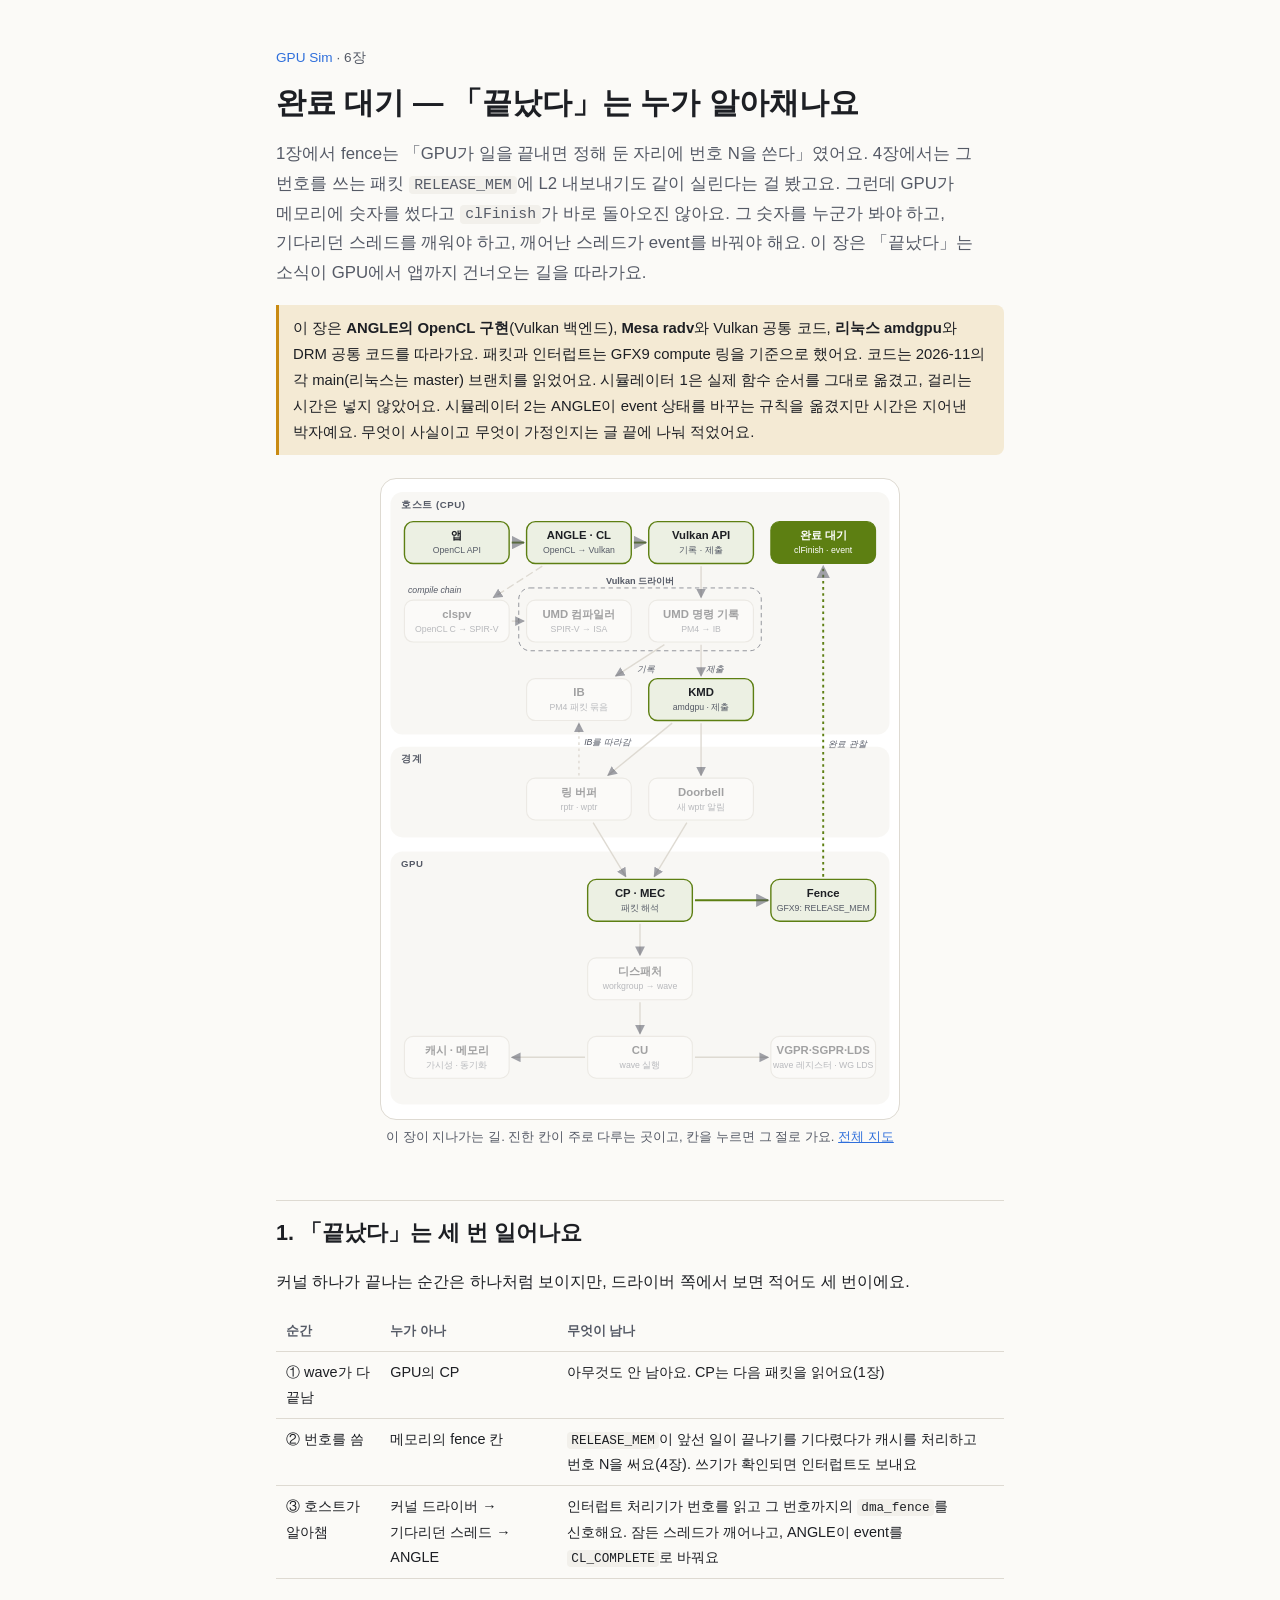
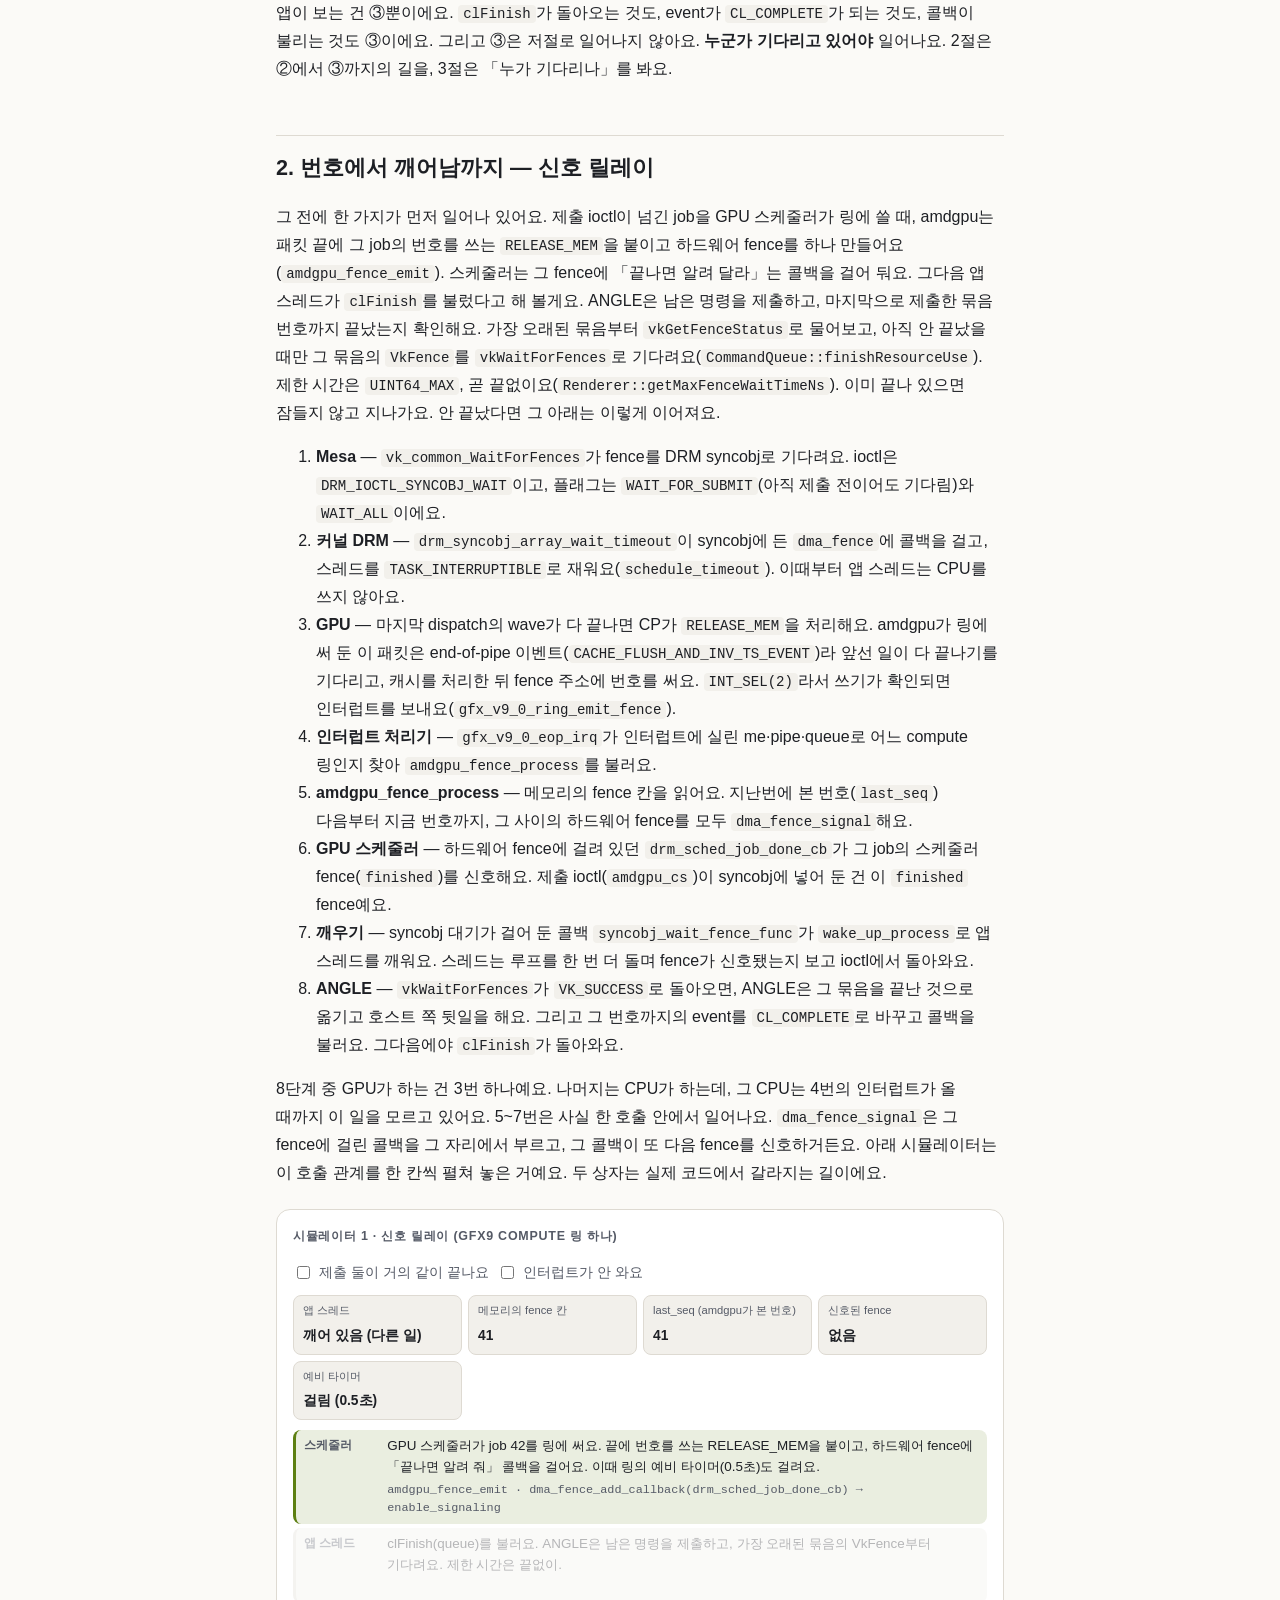
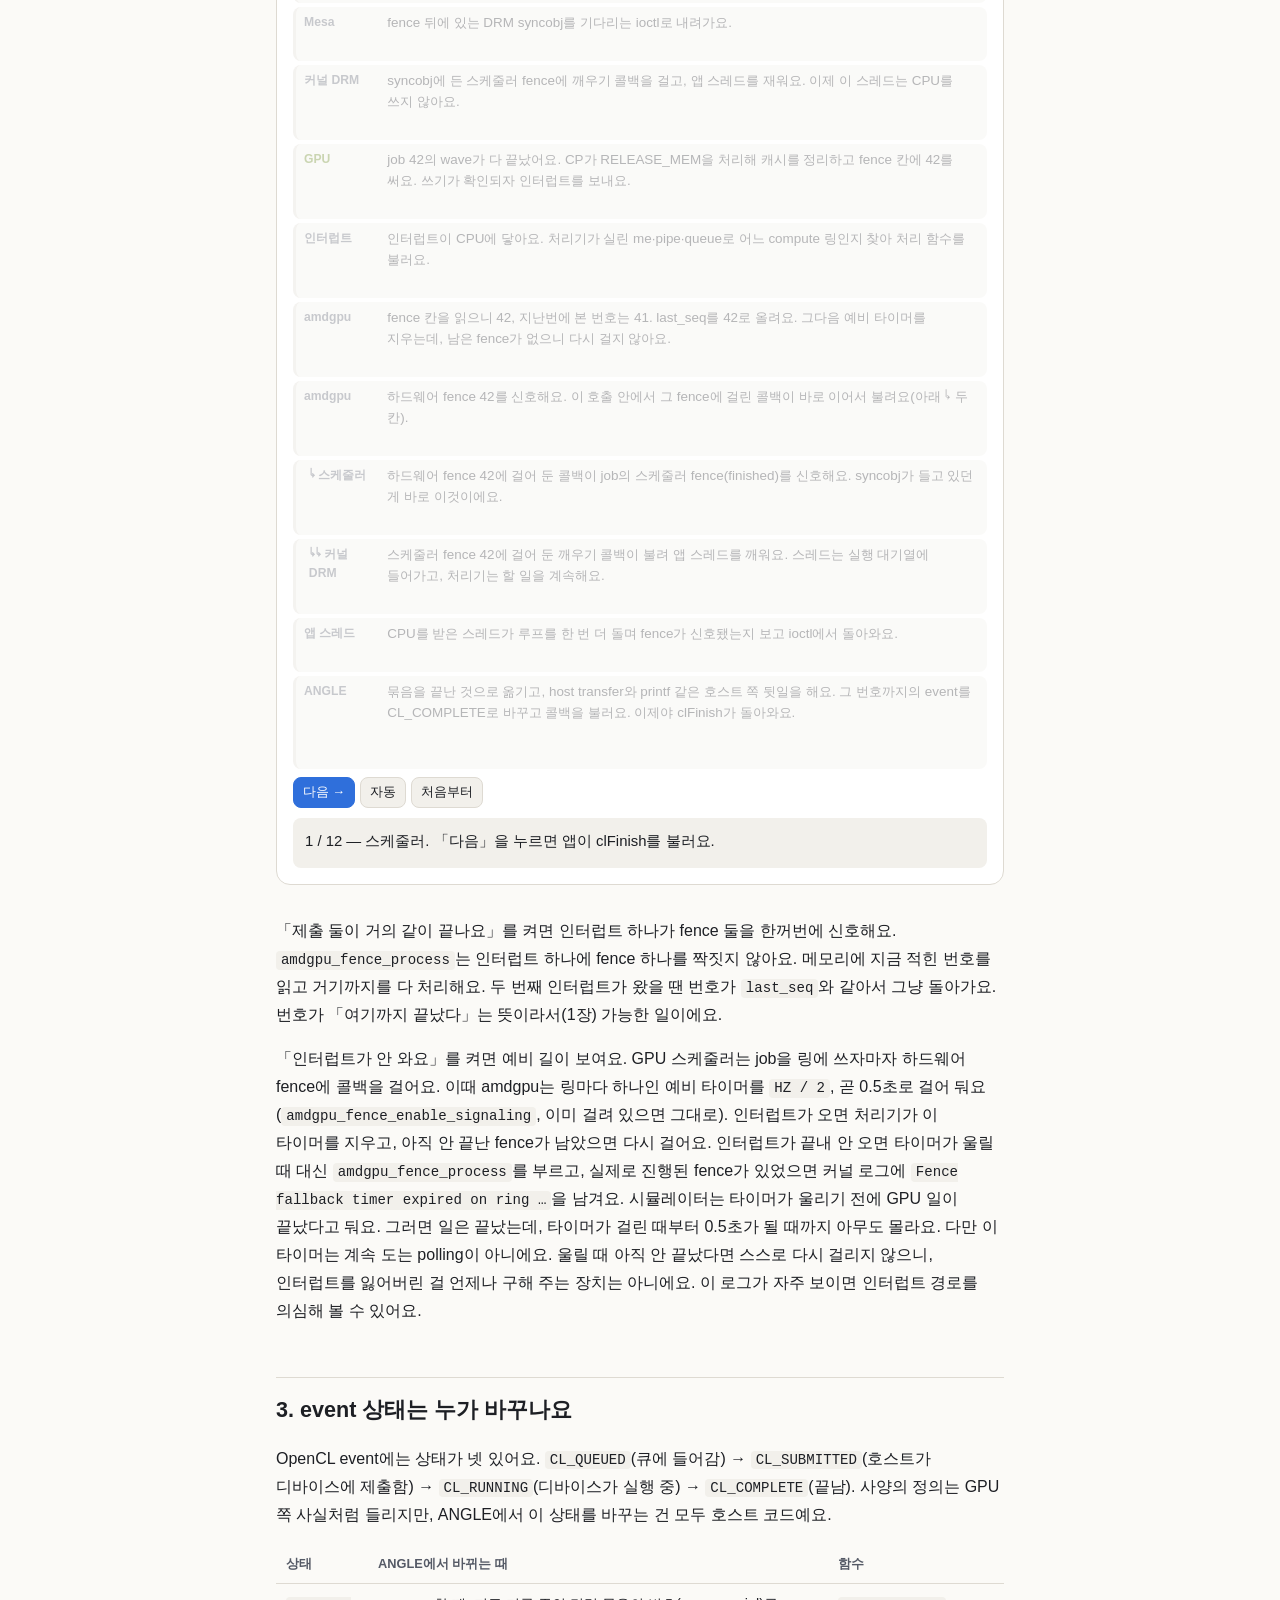
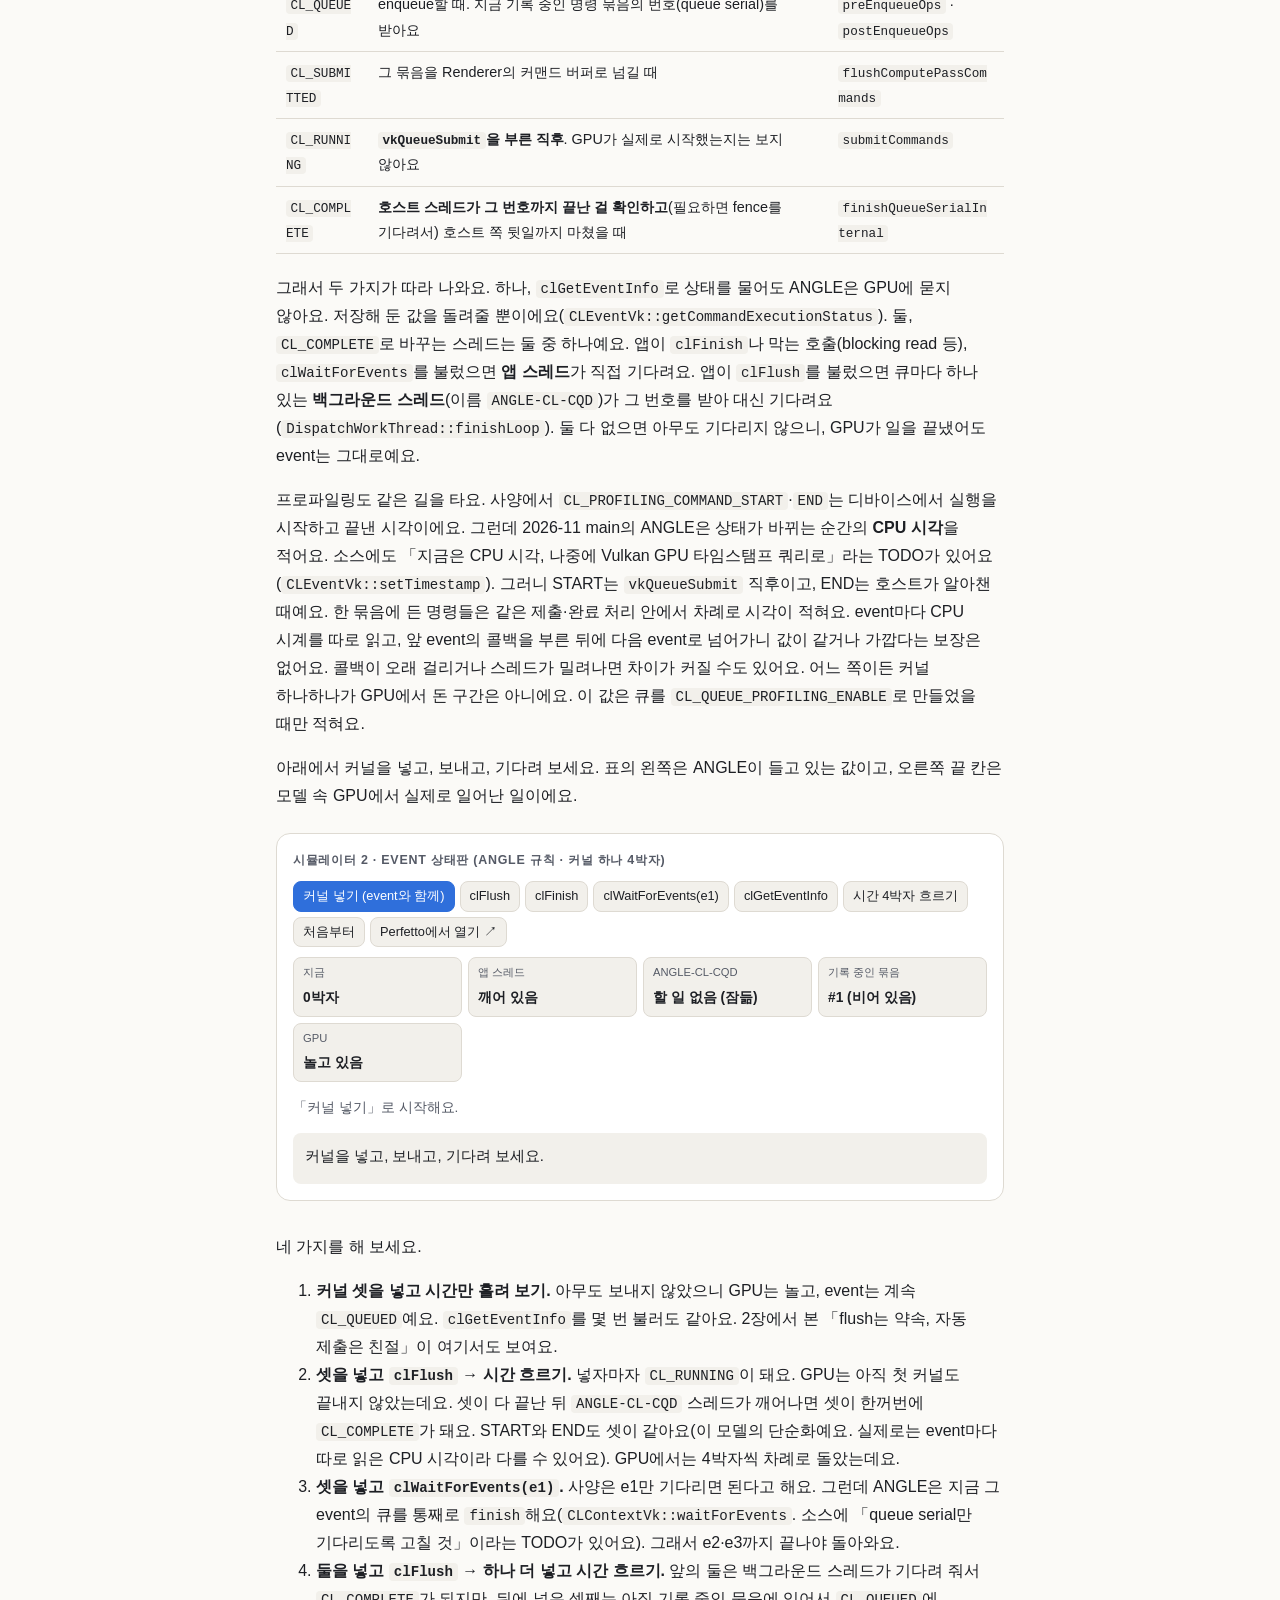
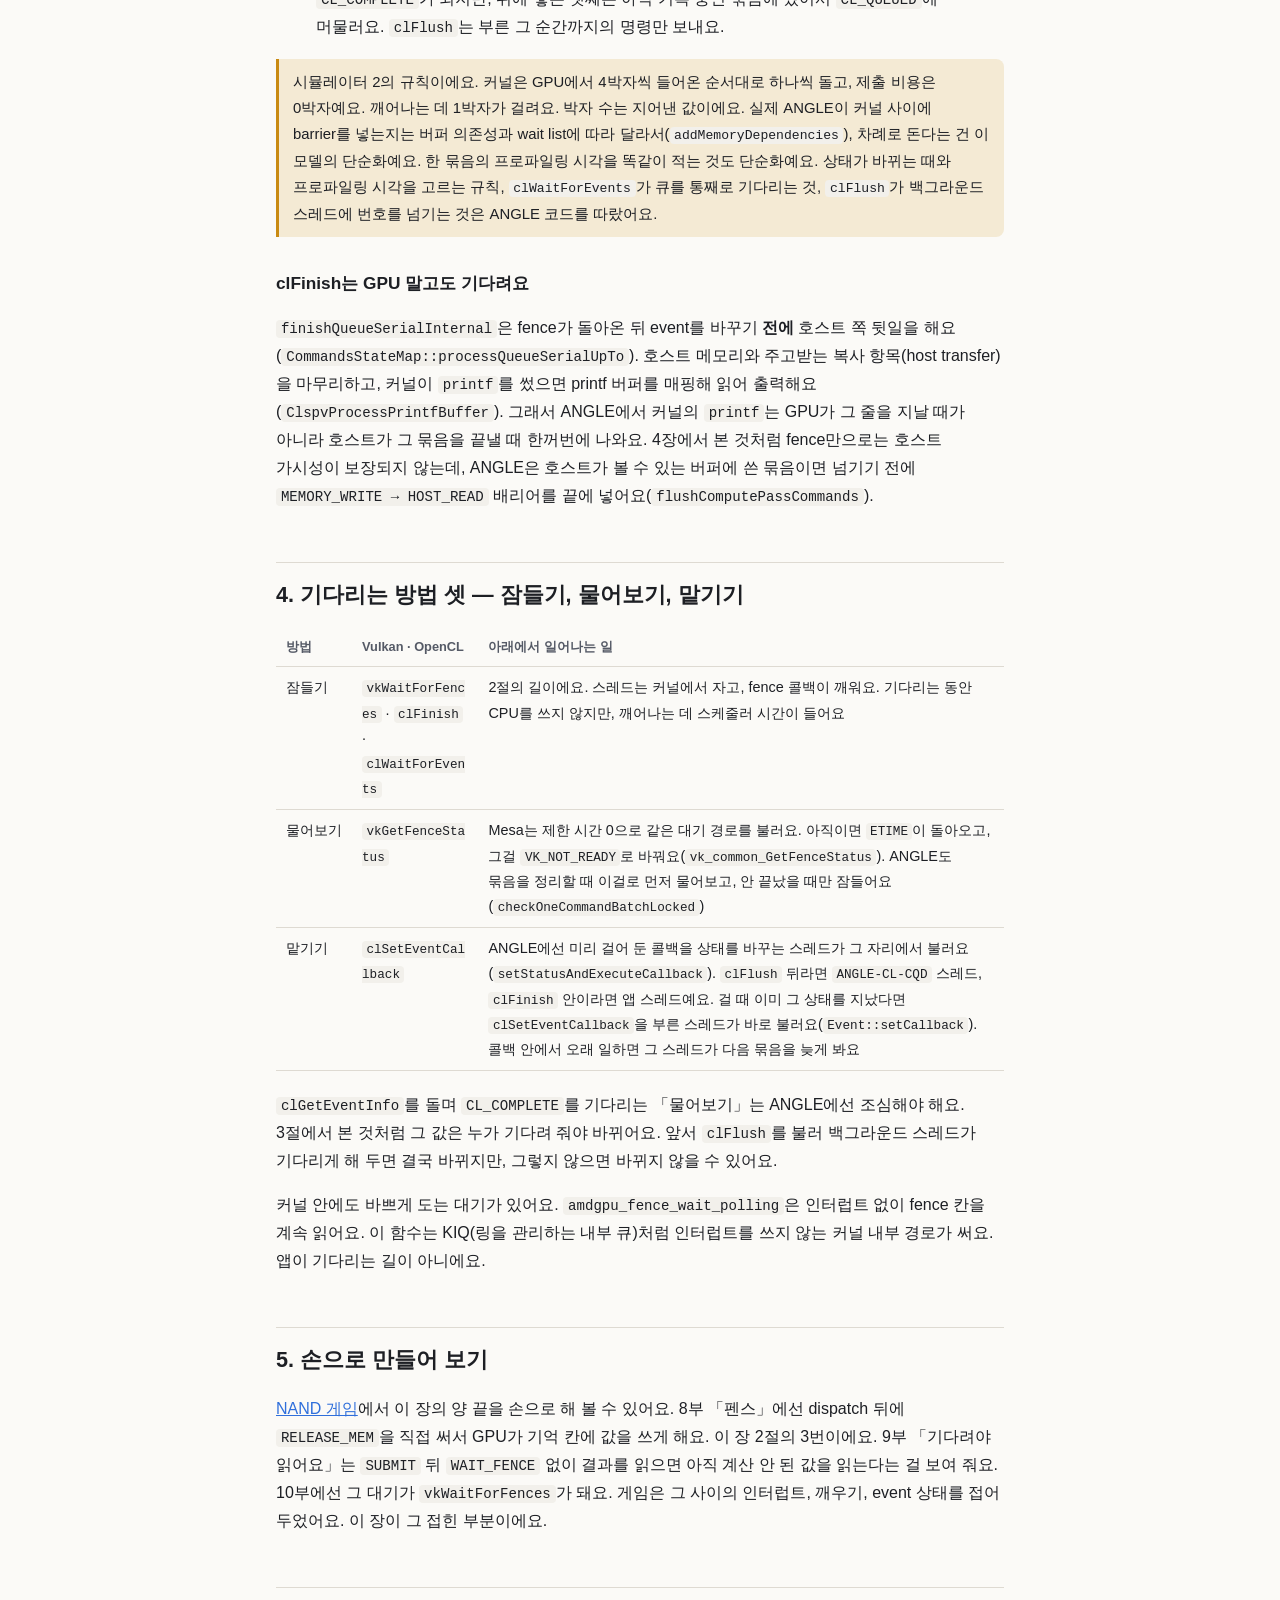
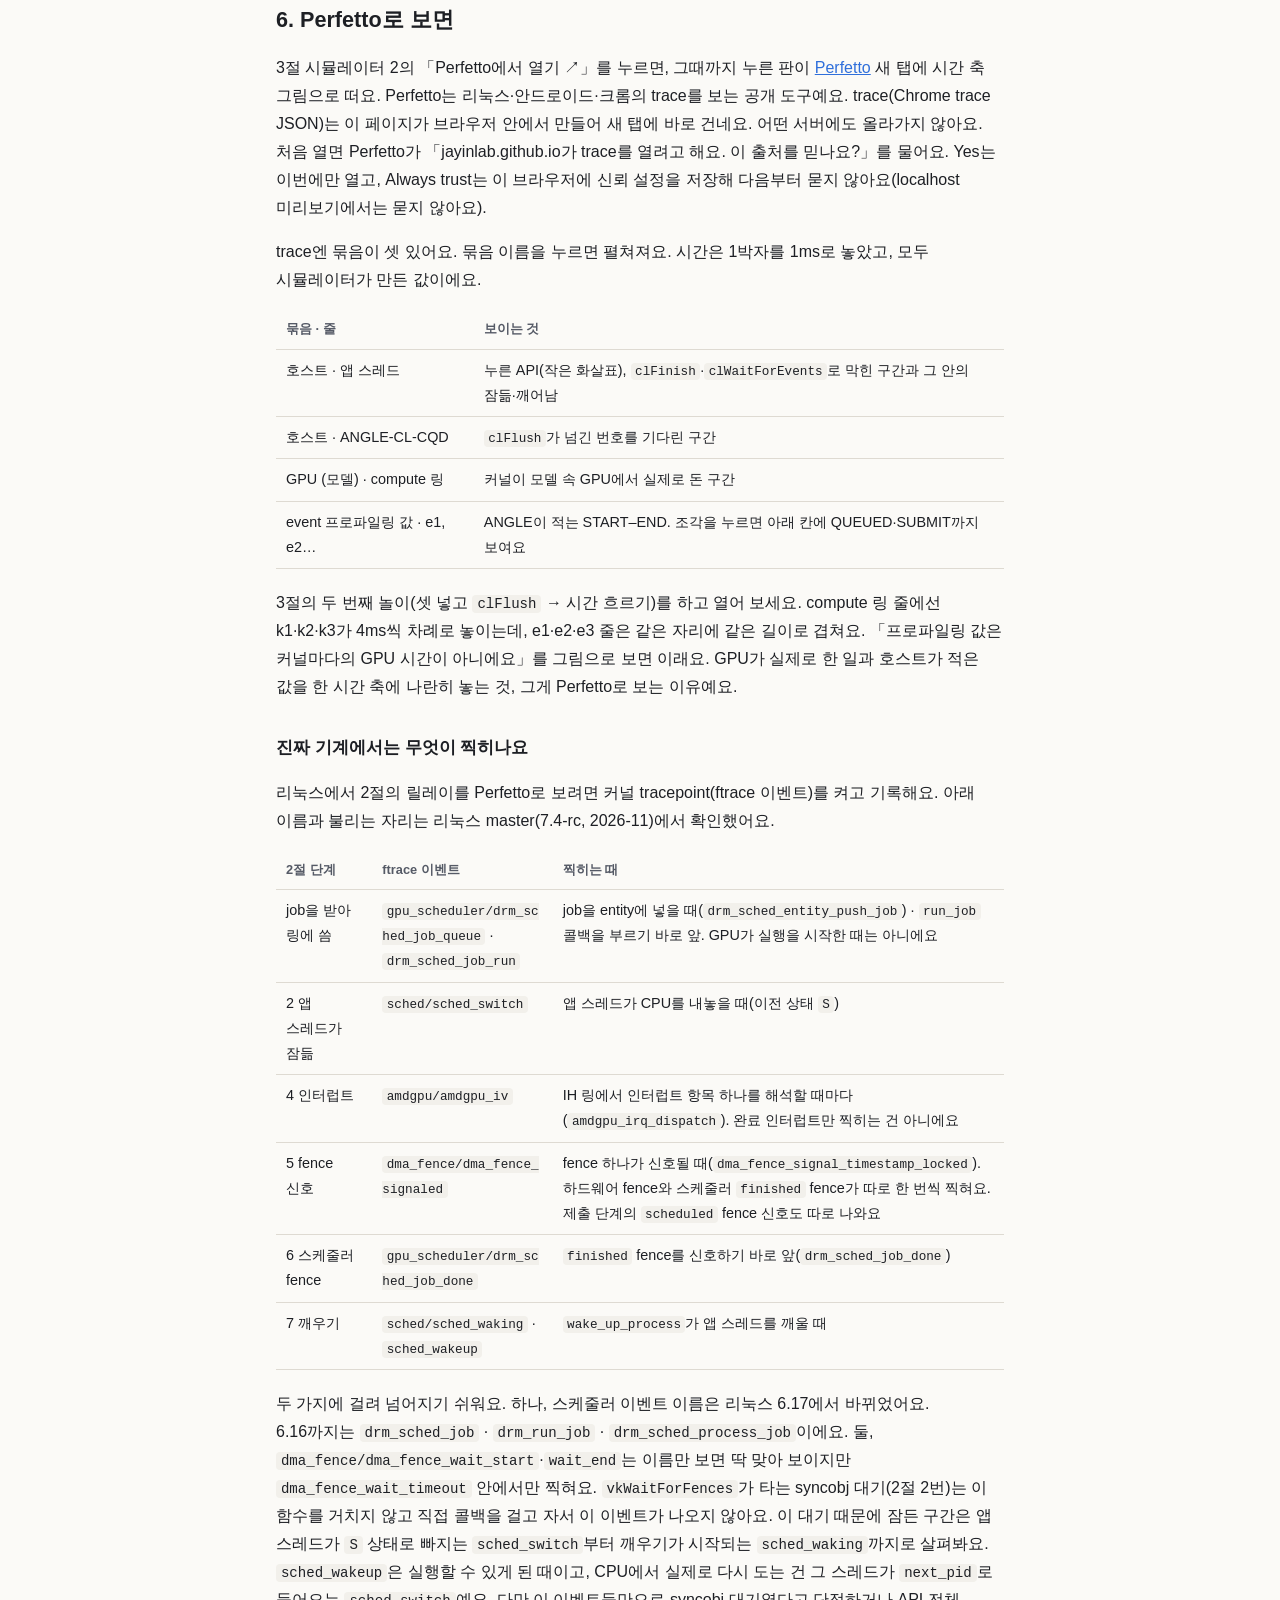
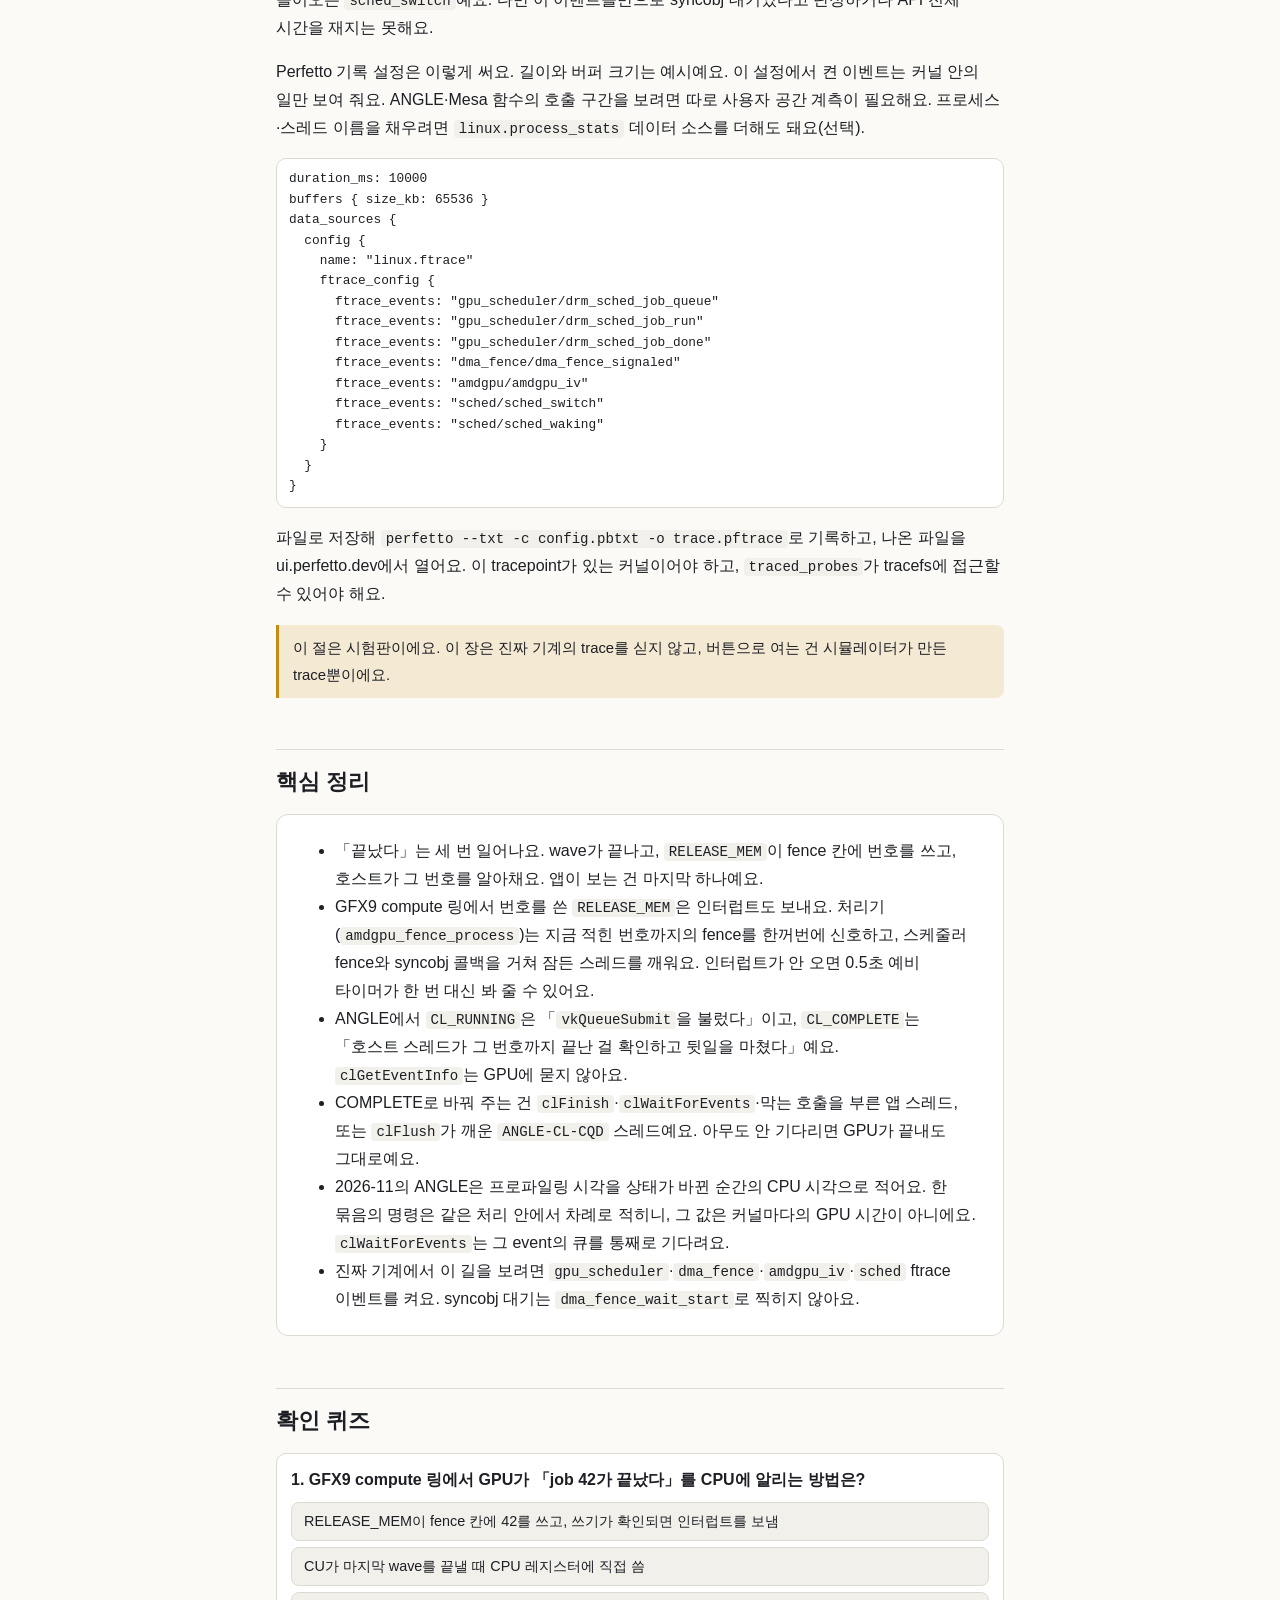
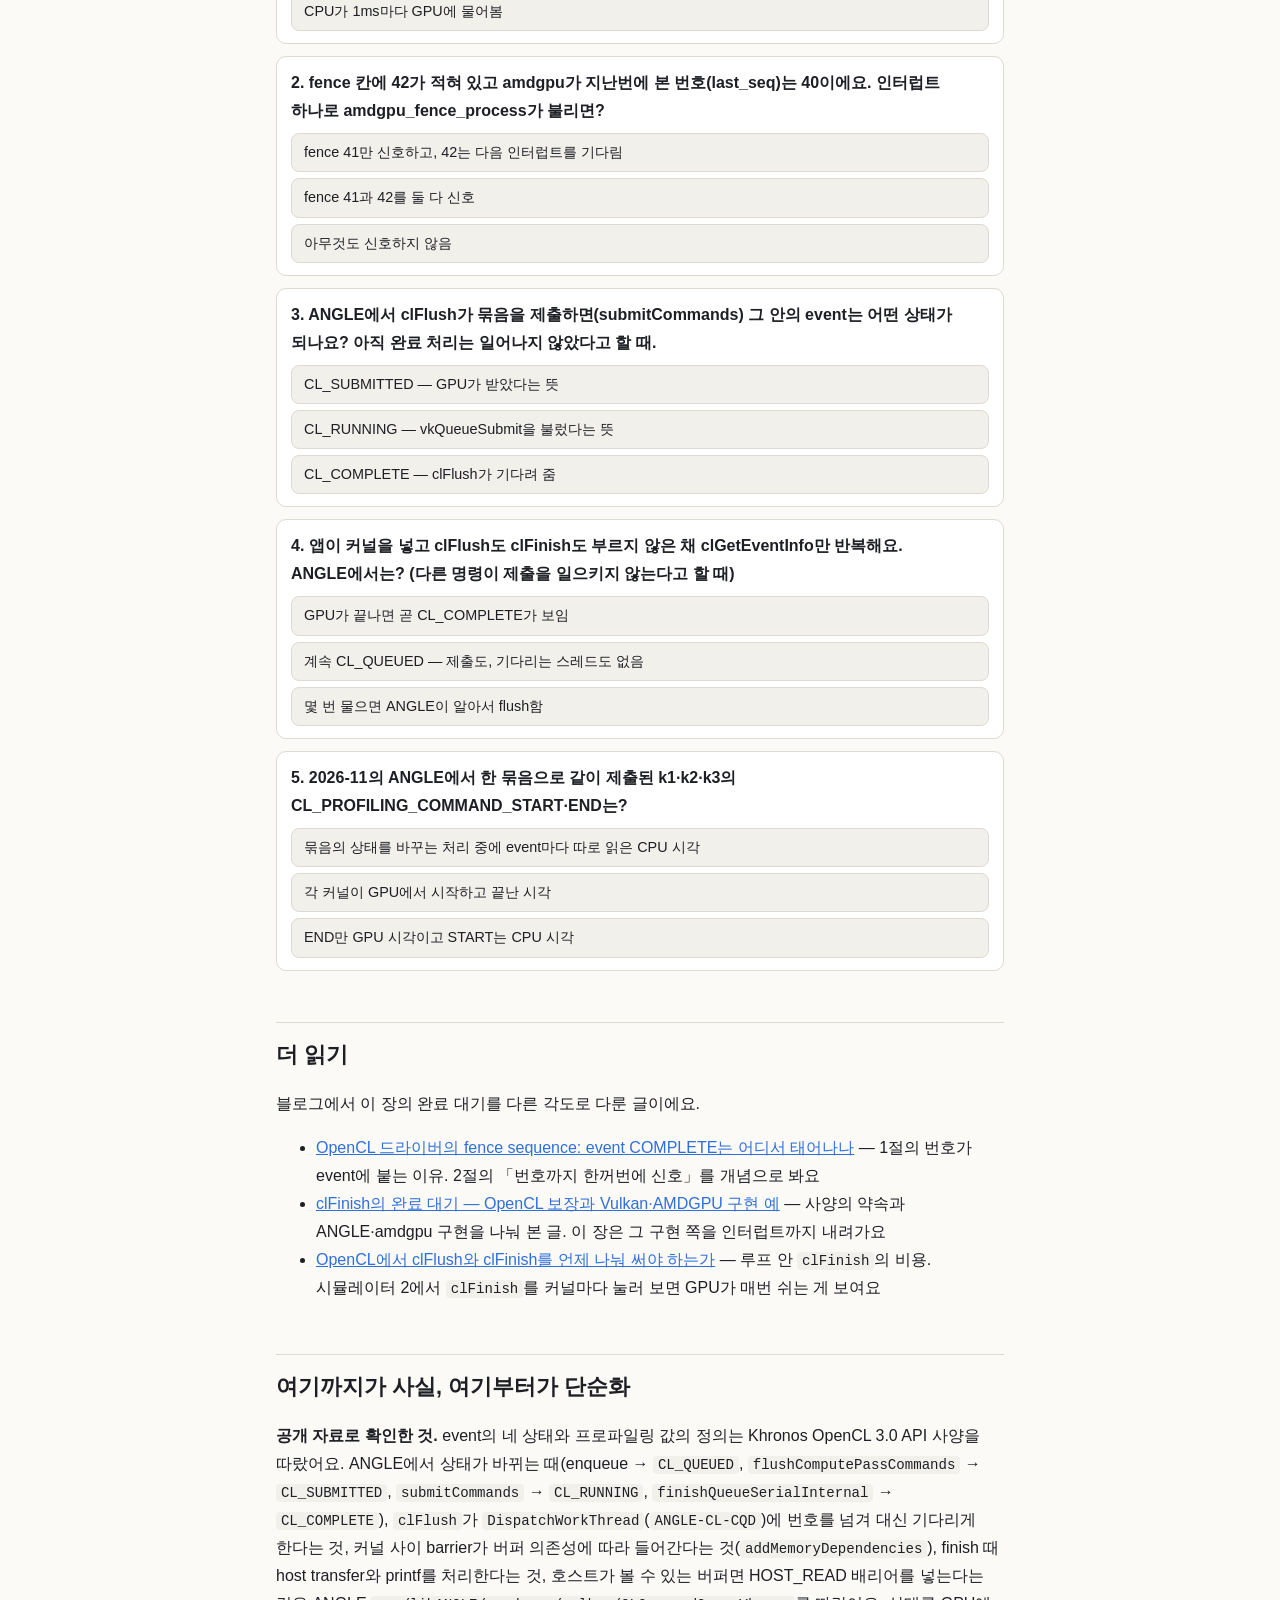
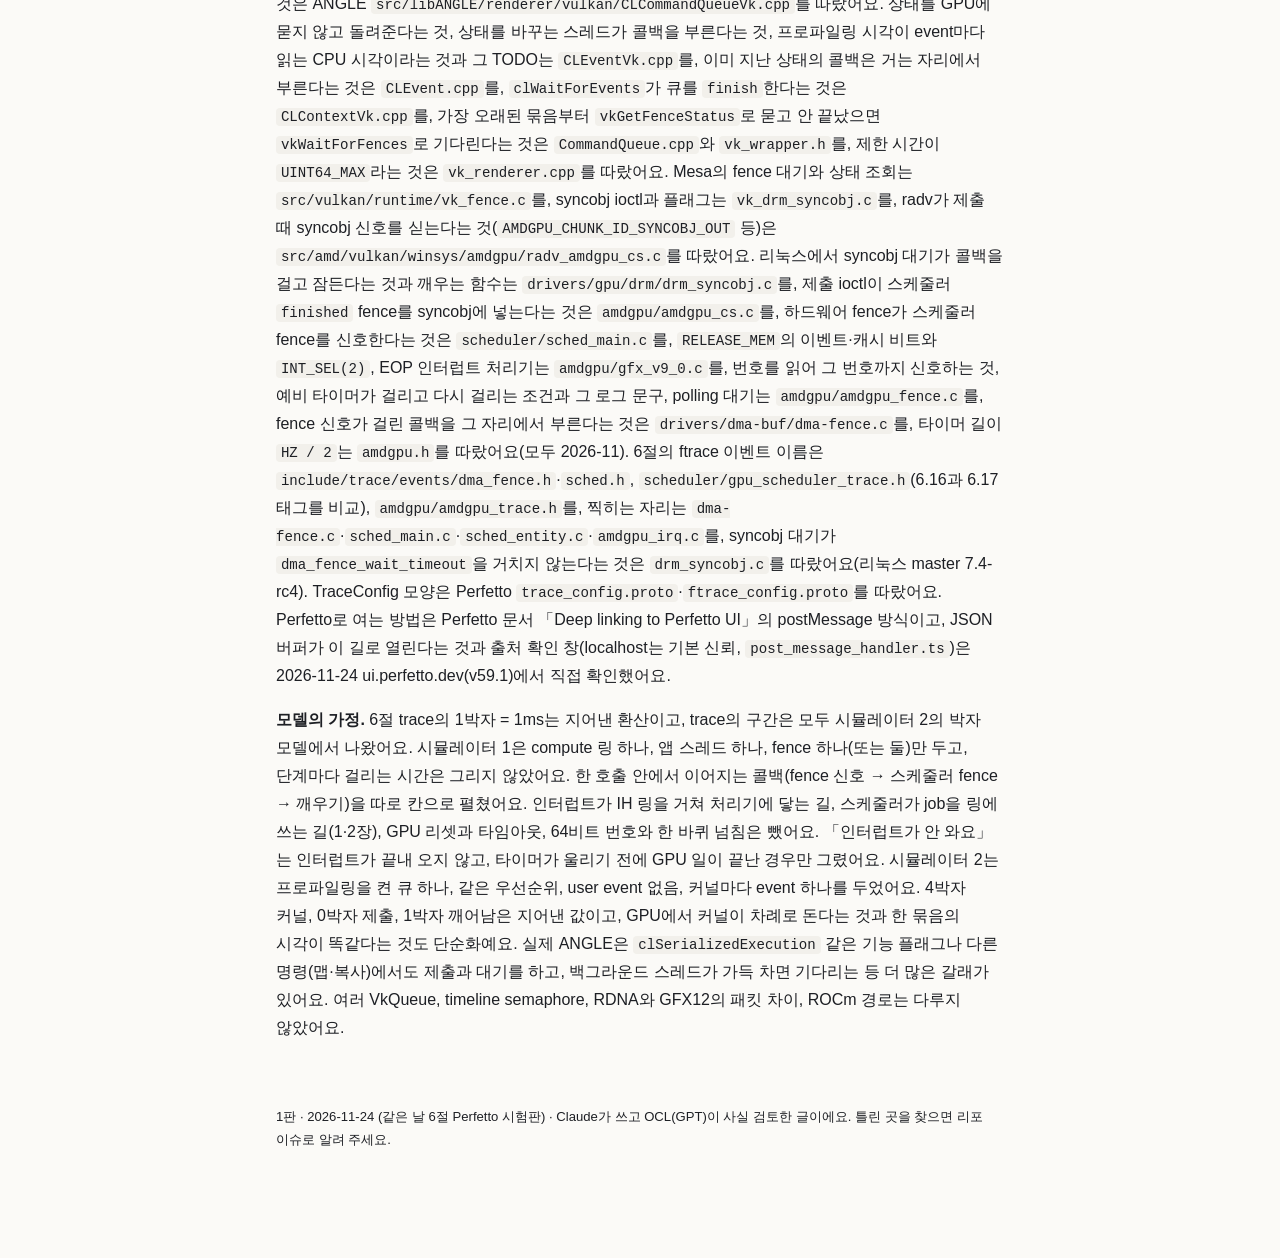
<file: ch06/index.html>
<!doctype html>
<html lang="ko">
<head>
<meta charset="utf-8">
<meta name="viewport" content="width=device-width, initial-scale=1">
<title>6장 · 완료 대기</title>
<meta name="description" content="clFinish와 event는 무엇을 기다릴까요. GPU가 RELEASE_MEM으로 번호를 쓰고, 인터럽트가 dma_fence를 신호하고, 잠든 호스트 스레드가 깨어 event를 COMPLETE로 바꾸기까지.">
<link rel="stylesheet" href="../assets/style.css">
</head>
<body>
<main>

<p class="crumb"><a href="../">GPU Sim</a> · 6장</p>
<h1>완료 대기 — 「끝났다」는 누가 알아채나요</h1>
<p class="lead">1장에서 fence는 「GPU가 일을 끝내면 정해 둔 자리에 번호 N을 쓴다」였어요. 4장에서는 그 번호를 쓰는 패킷 <code>RELEASE_MEM</code>에 L2 내보내기도 같이 실린다는 걸 봤고요. 그런데 GPU가 메모리에 숫자를 썼다고 <code>clFinish</code>가 바로 돌아오진 않아요. 그 숫자를 누군가 봐야 하고, 기다리던 스레드를 깨워야 하고, 깨어난 스레드가 event를 바꿔야 해요. 이 장은 「끝났다」는 소식이 GPU에서 앱까지 건너오는 길을 따라가요.</p>

<div class="note">이 장은 <b>ANGLE의 OpenCL 구현</b>(Vulkan 백엔드), <b>Mesa radv</b>와 Vulkan 공통 코드, <b>리눅스 amdgpu</b>와 DRM 공통 코드를 따라가요. 패킷과 인터럽트는 GFX9 compute 링을 기준으로 했어요. 코드는 2026-11의 각 main(리눅스는 master) 브랜치를 읽었어요. 시뮬레이터 1은 실제 함수 순서를 그대로 옮겼고, 걸리는 시간은 넣지 않았어요. 시뮬레이터 2는 ANGLE이 event 상태를 바꾸는 규칙을 옮겼지만 시간은 지어낸 박자예요. 무엇이 사실이고 무엇이 가정인지는 글 끝에 나눠 적었어요.</div>

<figure class="chapter-map" data-gmap="ch06">
  <div class="gmap-wrap"></div>
  <figcaption>이 장이 지나가는 길. 진한 칸이 주로 다루는 곳이고, 칸을 누르면 그 절로 가요. <a href="../">전체 지도</a></figcaption>
</figure>

<h2 id="s1">1. 「끝났다」는 세 번 일어나요</h2>

<p>커널 하나가 끝나는 순간은 하나처럼 보이지만, 드라이버 쪽에서 보면 적어도 세 번이에요.</p>

<table class="tbl">
<thead><tr><th>순간</th><th>누가 아나</th><th>무엇이 남나</th></tr></thead>
<tbody>
<tr><td>① wave가 다 끝남</td><td>GPU의 CP</td><td>아무것도 안 남아요. CP는 다음 패킷을 읽어요(1장)</td></tr>
<tr><td>② 번호를 씀</td><td>메모리의 fence 칸</td><td><code>RELEASE_MEM</code>이 앞선 일이 끝나기를 기다렸다가 캐시를 처리하고 번호 N을 써요(4장). 쓰기가 확인되면 인터럽트도 보내요</td></tr>
<tr><td>③ 호스트가 알아챔</td><td>커널 드라이버 → 기다리던 스레드 → ANGLE</td><td>인터럽트 처리기가 번호를 읽고 그 번호까지의 <code>dma_fence</code>를 신호해요. 잠든 스레드가 깨어나고, ANGLE이 event를 <code>CL_COMPLETE</code>로 바꿔요</td></tr>
</tbody>
</table>

<p>앱이 보는 건 ③뿐이에요. <code>clFinish</code>가 돌아오는 것도, event가 <code>CL_COMPLETE</code>가 되는 것도, 콜백이 불리는 것도 ③이에요. 그리고 ③은 저절로 일어나지 않아요. <b>누군가 기다리고 있어야</b> 일어나요. 2절은 ②에서 ③까지의 길을, 3절은 「누가 기다리나」를 봐요.</p>

<h2 id="s2">2. 번호에서 깨어남까지 — 신호 릴레이</h2>

<p>그 전에 한 가지가 먼저 일어나 있어요. 제출 ioctl이 넘긴 job을 GPU 스케줄러가 링에 쓸 때, amdgpu는 패킷 끝에 그 job의 번호를 쓰는 <code>RELEASE_MEM</code>을 붙이고 하드웨어 fence를 하나 만들어요(<code>amdgpu_fence_emit</code>). 스케줄러는 그 fence에 「끝나면 알려 달라」는 콜백을 걸어 둬요. 그다음 앱 스레드가 <code>clFinish</code>를 불렀다고 해 볼게요. ANGLE은 남은 명령을 제출하고, 마지막으로 제출한 묶음 번호까지 끝났는지 확인해요. 가장 오래된 묶음부터 <code>vkGetFenceStatus</code>로 물어보고, 아직 안 끝났을 때만 그 묶음의 <code>VkFence</code>를 <code>vkWaitForFences</code>로 기다려요(<code>CommandQueue::finishResourceUse</code>). 제한 시간은 <code>UINT64_MAX</code>, 곧 끝없이요(<code>Renderer::getMaxFenceWaitTimeNs</code>). 이미 끝나 있으면 잠들지 않고 지나가요. 안 끝났다면 그 아래는 이렇게 이어져요.</p>

<ol>
<li><b>Mesa</b> — <code>vk_common_WaitForFences</code>가 fence를 DRM syncobj로 기다려요. ioctl은 <code>DRM_IOCTL_SYNCOBJ_WAIT</code>이고, 플래그는 <code>WAIT_FOR_SUBMIT</code>(아직 제출 전이어도 기다림)와 <code>WAIT_ALL</code>이에요.</li>
<li><b>커널 DRM</b> — <code>drm_syncobj_array_wait_timeout</code>이 syncobj에 든 <code>dma_fence</code>에 콜백을 걸고, 스레드를 <code>TASK_INTERRUPTIBLE</code>로 재워요(<code>schedule_timeout</code>). 이때부터 앱 스레드는 CPU를 쓰지 않아요.</li>
<li><b>GPU</b> — 마지막 dispatch의 wave가 다 끝나면 CP가 <code>RELEASE_MEM</code>을 처리해요. amdgpu가 링에 써 둔 이 패킷은 end-of-pipe 이벤트(<code>CACHE_FLUSH_AND_INV_TS_EVENT</code>)라 앞선 일이 다 끝나기를 기다리고, 캐시를 처리한 뒤 fence 주소에 번호를 써요. <code>INT_SEL(2)</code>라서 쓰기가 확인되면 인터럽트를 보내요(<code>gfx_v9_0_ring_emit_fence</code>).</li>
<li><b>인터럽트 처리기</b> — <code>gfx_v9_0_eop_irq</code>가 인터럽트에 실린 me·pipe·queue로 어느 compute 링인지 찾아 <code>amdgpu_fence_process</code>를 불러요.</li>
<li><b>amdgpu_fence_process</b> — 메모리의 fence 칸을 읽어요. 지난번에 본 번호(<code>last_seq</code>) 다음부터 지금 번호까지, 그 사이의 하드웨어 fence를 모두 <code>dma_fence_signal</code>해요.</li>
<li><b>GPU 스케줄러</b> — 하드웨어 fence에 걸려 있던 <code>drm_sched_job_done_cb</code>가 그 job의 스케줄러 fence(<code>finished</code>)를 신호해요. 제출 ioctl(<code>amdgpu_cs</code>)이 syncobj에 넣어 둔 건 이 <code>finished</code> fence예요.</li>
<li><b>깨우기</b> — syncobj 대기가 걸어 둔 콜백 <code>syncobj_wait_fence_func</code>가 <code>wake_up_process</code>로 앱 스레드를 깨워요. 스레드는 루프를 한 번 더 돌며 fence가 신호됐는지 보고 ioctl에서 돌아와요.</li>
<li><b>ANGLE</b> — <code>vkWaitForFences</code>가 <code>VK_SUCCESS</code>로 돌아오면, ANGLE은 그 묶음을 끝난 것으로 옮기고 호스트 쪽 뒷일을 해요. 그리고 그 번호까지의 event를 <code>CL_COMPLETE</code>로 바꾸고 콜백을 불러요. 그다음에야 <code>clFinish</code>가 돌아와요.</li>
</ol>

<p>8단계 중 GPU가 하는 건 3번 하나예요. 나머지는 CPU가 하는데, 그 CPU는 4번의 인터럽트가 올 때까지 이 일을 모르고 있어요. 5~7번은 사실 한 호출 안에서 일어나요. <code>dma_fence_signal</code>은 그 fence에 걸린 콜백을 그 자리에서 부르고, 그 콜백이 또 다음 fence를 신호하거든요. 아래 시뮬레이터는 이 호출 관계를 한 칸씩 펼쳐 놓은 거예요. 두 상자는 실제 코드에서 갈라지는 길이에요.</p>

<div class="sim" id="sim-relay">
  <div class="sim-title">시뮬레이터 1 · 신호 릴레이 (GFX9 compute 링 하나)</div>
  <div class="controls">
    <label class="inline"><input type="checkbox" data-k="pair"> 제출 둘이 거의 같이 끝나요</label>
    <label class="inline"><input type="checkbox" data-k="lost"> 인터럽트가 안 와요</label>
  </div>
  <div class="relay-state"></div>
  <ol class="relay"></ol>
  <div class="cbtns">
    <button data-act="next" class="primary">다음 →</button>
    <button data-act="auto">자동</button>
    <button data-act="reset">처음부터</button>
  </div>
  <div class="say"></div>
</div>

<p>「제출 둘이 거의 같이 끝나요」를 켜면 인터럽트 하나가 fence 둘을 한꺼번에 신호해요. <code>amdgpu_fence_process</code>는 인터럽트 하나에 fence 하나를 짝짓지 않아요. 메모리에 지금 적힌 번호를 읽고 거기까지를 다 처리해요. 두 번째 인터럽트가 왔을 땐 번호가 <code>last_seq</code>와 같아서 그냥 돌아가요. 번호가 「여기까지 끝났다」는 뜻이라서(1장) 가능한 일이에요.</p>

<p>「인터럽트가 안 와요」를 켜면 예비 길이 보여요. GPU 스케줄러는 job을 링에 쓰자마자 하드웨어 fence에 콜백을 걸어요. 이때 amdgpu는 링마다 하나인 예비 타이머를 <code>HZ / 2</code>, 곧 0.5초로 걸어 둬요(<code>amdgpu_fence_enable_signaling</code>, 이미 걸려 있으면 그대로). 인터럽트가 오면 처리기가 이 타이머를 지우고, 아직 안 끝난 fence가 남았으면 다시 걸어요. 인터럽트가 끝내 안 오면 타이머가 울릴 때 대신 <code>amdgpu_fence_process</code>를 부르고, 실제로 진행된 fence가 있었으면 커널 로그에 <code>Fence fallback timer expired on ring …</code>을 남겨요. 시뮬레이터는 타이머가 울리기 전에 GPU 일이 끝났다고 둬요. 그러면 일은 끝났는데, 타이머가 걸린 때부터 0.5초가 될 때까지 아무도 몰라요. 다만 이 타이머는 계속 도는 polling이 아니에요. 울릴 때 아직 안 끝났다면 스스로 다시 걸리지 않으니, 인터럽트를 잃어버린 걸 언제나 구해 주는 장치는 아니에요. 이 로그가 자주 보이면 인터럽트 경로를 의심해 볼 수 있어요.</p>

<h2 id="s3">3. event 상태는 누가 바꾸나요</h2>

<p>OpenCL event에는 상태가 넷 있어요. <code>CL_QUEUED</code>(큐에 들어감) → <code>CL_SUBMITTED</code>(호스트가 디바이스에 제출함) → <code>CL_RUNNING</code>(디바이스가 실행 중) → <code>CL_COMPLETE</code>(끝남). 사양의 정의는 GPU 쪽 사실처럼 들리지만, ANGLE에서 이 상태를 바꾸는 건 모두 호스트 코드예요.</p>

<table class="tbl">
<thead><tr><th>상태</th><th>ANGLE에서 바뀌는 때</th><th>함수</th></tr></thead>
<tbody>
<tr><td><code>CL_QUEUED</code></td><td>enqueue할 때. 지금 기록 중인 명령 묶음의 번호(queue serial)를 받아요</td><td><code>preEnqueueOps</code> · <code>postEnqueueOps</code></td></tr>
<tr><td><code>CL_SUBMITTED</code></td><td>그 묶음을 Renderer의 커맨드 버퍼로 넘길 때</td><td><code>flushComputePassCommands</code></td></tr>
<tr><td><code>CL_RUNNING</code></td><td><b><code>vkQueueSubmit</code>을 부른 직후</b>. GPU가 실제로 시작했는지는 보지 않아요</td><td><code>submitCommands</code></td></tr>
<tr><td><code>CL_COMPLETE</code></td><td><b>호스트 스레드가 그 번호까지 끝난 걸 확인하고</b>(필요하면 fence를 기다려서) 호스트 쪽 뒷일까지 마쳤을 때</td><td><code>finishQueueSerialInternal</code></td></tr>
</tbody>
</table>

<p>그래서 두 가지가 따라 나와요. 하나, <code>clGetEventInfo</code>로 상태를 물어도 ANGLE은 GPU에 묻지 않아요. 저장해 둔 값을 돌려줄 뿐이에요(<code>CLEventVk::getCommandExecutionStatus</code>). 둘, <code>CL_COMPLETE</code>로 바꾸는 스레드는 둘 중 하나예요. 앱이 <code>clFinish</code>나 막는 호출(blocking read 등), <code>clWaitForEvents</code>를 불렀으면 <b>앱 스레드</b>가 직접 기다려요. 앱이 <code>clFlush</code>를 불렀으면 큐마다 하나 있는 <b>백그라운드 스레드</b>(이름 <code>ANGLE-CL-CQD</code>)가 그 번호를 받아 대신 기다려요(<code>DispatchWorkThread::finishLoop</code>). 둘 다 없으면 아무도 기다리지 않으니, GPU가 일을 끝냈어도 event는 그대로예요.</p>

<p>프로파일링도 같은 길을 타요. 사양에서 <code>CL_PROFILING_COMMAND_START</code>·<code>END</code>는 디바이스에서 실행을 시작하고 끝낸 시각이에요. 그런데 2026-11 main의 ANGLE은 상태가 바뀌는 순간의 <b>CPU 시각</b>을 적어요. 소스에도 「지금은 CPU 시각, 나중에 Vulkan GPU 타임스탬프 쿼리로」라는 TODO가 있어요(<code>CLEventVk::setTimestamp</code>). 그러니 START는 <code>vkQueueSubmit</code> 직후이고, END는 호스트가 알아챈 때예요. 한 묶음에 든 명령들은 같은 제출·완료 처리 안에서 차례로 시각이 적혀요. event마다 CPU 시계를 따로 읽고, 앞 event의 콜백을 부른 뒤에 다음 event로 넘어가니 값이 같거나 가깝다는 보장은 없어요. 콜백이 오래 걸리거나 스레드가 밀려나면 차이가 커질 수도 있어요. 어느 쪽이든 커널 하나하나가 GPU에서 돈 구간은 아니에요. 이 값은 큐를 <code>CL_QUEUE_PROFILING_ENABLE</code>로 만들었을 때만 적혀요.</p>

<p>아래에서 커널을 넣고, 보내고, 기다려 보세요. 표의 왼쪽은 ANGLE이 들고 있는 값이고, 오른쪽 끝 칸은 모델 속 GPU에서 실제로 일어난 일이에요.</p>

<div class="sim" id="sim-event">
  <div class="sim-title">시뮬레이터 2 · event 상태판 (ANGLE 규칙 · 커널 하나 4박자)</div>
  <div class="cbtns">
    <button data-act="enq" class="primary">커널 넣기 (event와 함께)</button>
    <button data-act="flush">clFlush</button>
    <button data-act="finish">clFinish</button>
    <button data-act="wait1">clWaitForEvents(e1)</button>
    <button data-act="poll">clGetEventInfo</button>
    <button data-act="tick">시간 4박자 흐르기</button>
    <button data-act="reset">처음부터</button>
    <button data-act="perfetto">Perfetto에서 열기 ↗</button>
  </div>
  <div class="evthreads"></div>
  <div class="evwrap"></div>
  <div class="say"></div>
</div>

<p>네 가지를 해 보세요.</p>
<ol>
<li><b>커널 셋을 넣고 시간만 흘려 보기.</b> 아무도 보내지 않았으니 GPU는 놀고, event는 계속 <code>CL_QUEUED</code>예요. <code>clGetEventInfo</code>를 몇 번 불러도 같아요. 2장에서 본 「flush는 약속, 자동 제출은 친절」이 여기서도 보여요.</li>
<li><b>셋을 넣고 <code>clFlush</code> → 시간 흐르기.</b> 넣자마자 <code>CL_RUNNING</code>이 돼요. GPU는 아직 첫 커널도 끝내지 않았는데요. 셋이 다 끝난 뒤 <code>ANGLE-CL-CQD</code> 스레드가 깨어나면 셋이 한꺼번에 <code>CL_COMPLETE</code>가 돼요. START와 END도 셋이 같아요(이 모델의 단순화예요. 실제로는 event마다 따로 읽은 CPU 시각이라 다를 수 있어요). GPU에서는 4박자씩 차례로 돌았는데요.</li>
<li><b>셋을 넣고 <code>clWaitForEvents(e1)</code>.</b> 사양은 e1만 기다리면 된다고 해요. 그런데 ANGLE은 지금 그 event의 큐를 통째로 <code>finish</code>해요(<code>CLContextVk::waitForEvents</code>. 소스에 「queue serial만 기다리도록 고칠 것」이라는 TODO가 있어요). 그래서 e2·e3까지 끝나야 돌아와요.</li>
<li><b>둘을 넣고 <code>clFlush</code> → 하나 더 넣고 시간 흐르기.</b> 앞의 둘은 백그라운드 스레드가 기다려 줘서 <code>CL_COMPLETE</code>가 되지만, 뒤에 넣은 셋째는 아직 기록 중인 묶음에 있어서 <code>CL_QUEUED</code>에 머물러요. <code>clFlush</code>는 부른 그 순간까지의 명령만 보내요.</li>
</ol>

<div class="note">시뮬레이터 2의 규칙이에요. 커널은 GPU에서 4박자씩 들어온 순서대로 하나씩 돌고, 제출 비용은 0박자예요. 깨어나는 데 1박자가 걸려요. 박자 수는 지어낸 값이에요. 실제 ANGLE이 커널 사이에 barrier를 넣는지는 버퍼 의존성과 wait list에 따라 달라서(<code>addMemoryDependencies</code>), 차례로 돈다는 건 이 모델의 단순화예요. 한 묶음의 프로파일링 시각을 똑같이 적는 것도 단순화예요. 상태가 바뀌는 때와 프로파일링 시각을 고르는 규칙, <code>clWaitForEvents</code>가 큐를 통째로 기다리는 것, <code>clFlush</code>가 백그라운드 스레드에 번호를 넘기는 것은 ANGLE 코드를 따랐어요.</div>

<h3>clFinish는 GPU 말고도 기다려요</h3>

<p><code>finishQueueSerialInternal</code>은 fence가 돌아온 뒤 event를 바꾸기 <b>전에</b> 호스트 쪽 뒷일을 해요(<code>CommandsStateMap::processQueueSerialUpTo</code>). 호스트 메모리와 주고받는 복사 항목(host transfer)을 마무리하고, 커널이 <code>printf</code>를 썼으면 printf 버퍼를 매핑해 읽어 출력해요(<code>ClspvProcessPrintfBuffer</code>). 그래서 ANGLE에서 커널의 <code>printf</code>는 GPU가 그 줄을 지날 때가 아니라 호스트가 그 묶음을 끝낼 때 한꺼번에 나와요. 4장에서 본 것처럼 fence만으로는 호스트 가시성이 보장되지 않는데, ANGLE은 호스트가 볼 수 있는 버퍼에 쓴 묶음이면 넘기기 전에 <code>MEMORY_WRITE → HOST_READ</code> 배리어를 끝에 넣어요(<code>flushComputePassCommands</code>).</p>

<h2 id="s4">4. 기다리는 방법 셋 — 잠들기, 물어보기, 맡기기</h2>

<table class="tbl">
<thead><tr><th>방법</th><th>Vulkan · OpenCL</th><th>아래에서 일어나는 일</th></tr></thead>
<tbody>
<tr><td>잠들기</td><td><code>vkWaitForFences</code> · <code>clFinish</code> · <code>clWaitForEvents</code></td><td>2절의 길이에요. 스레드는 커널에서 자고, fence 콜백이 깨워요. 기다리는 동안 CPU를 쓰지 않지만, 깨어나는 데 스케줄러 시간이 들어요</td></tr>
<tr><td>물어보기</td><td><code>vkGetFenceStatus</code></td><td>Mesa는 제한 시간 0으로 같은 대기 경로를 불러요. 아직이면 <code>ETIME</code>이 돌아오고, 그걸 <code>VK_NOT_READY</code>로 바꿔요(<code>vk_common_GetFenceStatus</code>). ANGLE도 묶음을 정리할 때 이걸로 먼저 물어보고, 안 끝났을 때만 잠들어요(<code>checkOneCommandBatchLocked</code>)</td></tr>
<tr><td>맡기기</td><td><code>clSetEventCallback</code></td><td>ANGLE에선 미리 걸어 둔 콜백을 상태를 바꾸는 스레드가 그 자리에서 불러요(<code>setStatusAndExecuteCallback</code>). <code>clFlush</code> 뒤라면 <code>ANGLE-CL-CQD</code> 스레드, <code>clFinish</code> 안이라면 앱 스레드예요. 걸 때 이미 그 상태를 지났다면 <code>clSetEventCallback</code>을 부른 스레드가 바로 불러요(<code>Event::setCallback</code>). 콜백 안에서 오래 일하면 그 스레드가 다음 묶음을 늦게 봐요</td></tr>
</tbody>
</table>

<p><code>clGetEventInfo</code>를 돌며 <code>CL_COMPLETE</code>를 기다리는 「물어보기」는 ANGLE에선 조심해야 해요. 3절에서 본 것처럼 그 값은 누가 기다려 줘야 바뀌어요. 앞서 <code>clFlush</code>를 불러 백그라운드 스레드가 기다리게 해 두면 결국 바뀌지만, 그렇지 않으면 바뀌지 않을 수 있어요.</p>

<p>커널 안에도 바쁘게 도는 대기가 있어요. <code>amdgpu_fence_wait_polling</code>은 인터럽트 없이 fence 칸을 계속 읽어요. 이 함수는 KIQ(링을 관리하는 내부 큐)처럼 인터럽트를 쓰지 않는 커널 내부 경로가 써요. 앱이 기다리는 길이 아니에요.</p>

<h2 id="s5">5. 손으로 만들어 보기</h2>

<p><a href="https://jayinlab.github.io/nand-game/">NAND 게임</a>에서 이 장의 양 끝을 손으로 해 볼 수 있어요. 8부 「펜스」에선 dispatch 뒤에 <code>RELEASE_MEM</code>을 직접 써서 GPU가 기억 칸에 값을 쓰게 해요. 이 장 2절의 3번이에요. 9부 「기다려야 읽어요」는 <code>SUBMIT</code> 뒤 <code>WAIT_FENCE</code> 없이 결과를 읽으면 아직 계산 안 된 값을 읽는다는 걸 보여 줘요. 10부에선 그 대기가 <code>vkWaitForFences</code>가 돼요. 게임은 그 사이의 인터럽트, 깨우기, event 상태를 접어 두었어요. 이 장이 그 접힌 부분이에요.</p>

<h2 id="s6">6. Perfetto로 보면</h2>

<p>3절 시뮬레이터 2의 「Perfetto에서 열기 ↗」를 누르면, 그때까지 누른 판이 <a href="https://ui.perfetto.dev">Perfetto</a> 새 탭에 시간 축 그림으로 떠요. Perfetto는 리눅스·안드로이드·크롬의 trace를 보는 공개 도구예요. trace(Chrome trace JSON)는 이 페이지가 브라우저 안에서 만들어 새 탭에 바로 건네요. 어떤 서버에도 올라가지 않아요. 처음 열면 Perfetto가 「jayinlab.github.io가 trace를 열려고 해요. 이 출처를 믿나요?」를 물어요. Yes는 이번에만 열고, Always trust는 이 브라우저에 신뢰 설정을 저장해 다음부터 묻지 않아요(localhost 미리보기에서는 묻지 않아요).</p>

<p>trace엔 묶음이 셋 있어요. 묶음 이름을 누르면 펼쳐져요. 시간은 1박자를 1ms로 놓았고, 모두 시뮬레이터가 만든 값이에요.</p>

<table class="tbl">
<thead><tr><th>묶음 · 줄</th><th>보이는 것</th></tr></thead>
<tbody>
<tr><td>호스트 · 앱 스레드</td><td>누른 API(작은 화살표), <code>clFinish</code>·<code>clWaitForEvents</code>로 막힌 구간과 그 안의 잠듦·깨어남</td></tr>
<tr><td>호스트 · ANGLE-CL-CQD</td><td><code>clFlush</code>가 넘긴 번호를 기다린 구간</td></tr>
<tr><td>GPU (모델) · compute 링</td><td>커널이 모델 속 GPU에서 실제로 돈 구간</td></tr>
<tr><td>event 프로파일링 값 · e1, e2…</td><td>ANGLE이 적는 START–END. 조각을 누르면 아래 칸에 QUEUED·SUBMIT까지 보여요</td></tr>
</tbody>
</table>

<p>3절의 두 번째 놀이(셋 넣고 <code>clFlush</code> → 시간 흐르기)를 하고 열어 보세요. compute 링 줄에선 k1·k2·k3가 4ms씩 차례로 놓이는데, e1·e2·e3 줄은 같은 자리에 같은 길이로 겹쳐요. 「프로파일링 값은 커널마다의 GPU 시간이 아니에요」를 그림으로 보면 이래요. GPU가 실제로 한 일과 호스트가 적은 값을 한 시간 축에 나란히 놓는 것, 그게 Perfetto로 보는 이유예요.</p>

<h3>진짜 기계에서는 무엇이 찍히나요</h3>

<p>리눅스에서 2절의 릴레이를 Perfetto로 보려면 커널 tracepoint(ftrace 이벤트)를 켜고 기록해요. 아래 이름과 불리는 자리는 리눅스 master(7.4-rc, 2026-11)에서 확인했어요.</p>

<table class="tbl">
<thead><tr><th>2절 단계</th><th>ftrace 이벤트</th><th>찍히는 때</th></tr></thead>
<tbody>
<tr><td>job을 받아 링에 씀</td><td><code>gpu_scheduler/drm_sched_job_queue</code> · <code>drm_sched_job_run</code></td><td>job을 entity에 넣을 때(<code>drm_sched_entity_push_job</code>) · <code>run_job</code> 콜백을 부르기 바로 앞. GPU가 실행을 시작한 때는 아니에요</td></tr>
<tr><td>2 앱 스레드가 잠듦</td><td><code>sched/sched_switch</code></td><td>앱 스레드가 CPU를 내놓을 때(이전 상태 <code>S</code>)</td></tr>
<tr><td>4 인터럽트</td><td><code>amdgpu/amdgpu_iv</code></td><td>IH 링에서 인터럽트 항목 하나를 해석할 때마다(<code>amdgpu_irq_dispatch</code>). 완료 인터럽트만 찍히는 건 아니에요</td></tr>
<tr><td>5 fence 신호</td><td><code>dma_fence/dma_fence_signaled</code></td><td>fence 하나가 신호될 때(<code>dma_fence_signal_timestamp_locked</code>). 하드웨어 fence와 스케줄러 <code>finished</code> fence가 따로 한 번씩 찍혀요. 제출 단계의 <code>scheduled</code> fence 신호도 따로 나와요</td></tr>
<tr><td>6 스케줄러 fence</td><td><code>gpu_scheduler/drm_sched_job_done</code></td><td><code>finished</code> fence를 신호하기 바로 앞(<code>drm_sched_job_done</code>)</td></tr>
<tr><td>7 깨우기</td><td><code>sched/sched_waking</code> · <code>sched_wakeup</code></td><td><code>wake_up_process</code>가 앱 스레드를 깨울 때</td></tr>
</tbody>
</table>

<p>두 가지에 걸려 넘어지기 쉬워요. 하나, 스케줄러 이벤트 이름은 리눅스 6.17에서 바뀌었어요. 6.16까지는 <code>drm_sched_job</code> · <code>drm_run_job</code> · <code>drm_sched_process_job</code>이에요. 둘, <code>dma_fence/dma_fence_wait_start</code>·<code>wait_end</code>는 이름만 보면 딱 맞아 보이지만 <code>dma_fence_wait_timeout</code> 안에서만 찍혀요. <code>vkWaitForFences</code>가 타는 syncobj 대기(2절 2번)는 이 함수를 거치지 않고 직접 콜백을 걸고 자서 이 이벤트가 나오지 않아요. 이 대기 때문에 잠든 구간은 앱 스레드가 <code>S</code> 상태로 빠지는 <code>sched_switch</code>부터 깨우기가 시작되는 <code>sched_waking</code>까지로 살펴봐요. <code>sched_wakeup</code>은 실행할 수 있게 된 때이고, CPU에서 실제로 다시 도는 건 그 스레드가 <code>next_pid</code>로 들어오는 <code>sched_switch</code>예요. 다만 이 이벤트들만으로 syncobj 대기였다고 단정하거나 API 전체 시간을 재지는 못해요.</p>

<p>Perfetto 기록 설정은 이렇게 써요. 길이와 버퍼 크기는 예시예요. 이 설정에서 켠 이벤트는 커널 안의 일만 보여 줘요. ANGLE·Mesa 함수의 호출 구간을 보려면 따로 사용자 공간 계측이 필요해요. 프로세스·스레드 이름을 채우려면 <code>linux.process_stats</code> 데이터 소스를 더해도 돼요(선택).</p>

<pre class="code">duration_ms: 10000
buffers { size_kb: 65536 }
data_sources {
  config {
    name: "linux.ftrace"
    ftrace_config {
      ftrace_events: "gpu_scheduler/drm_sched_job_queue"
      ftrace_events: "gpu_scheduler/drm_sched_job_run"
      ftrace_events: "gpu_scheduler/drm_sched_job_done"
      ftrace_events: "dma_fence/dma_fence_signaled"
      ftrace_events: "amdgpu/amdgpu_iv"
      ftrace_events: "sched/sched_switch"
      ftrace_events: "sched/sched_waking"
    }
  }
}</pre>

<p>파일로 저장해 <code>perfetto --txt -c config.pbtxt -o trace.pftrace</code>로 기록하고, 나온 파일을 ui.perfetto.dev에서 열어요. 이 tracepoint가 있는 커널이어야 하고, <code>traced_probes</code>가 tracefs에 접근할 수 있어야 해요.</p>

<div class="note">이 절은 시험판이에요. 이 장은 진짜 기계의 trace를 싣지 않고, 버튼으로 여는 건 시뮬레이터가 만든 trace뿐이에요.</div>

<h2>핵심 정리</h2>
<div class="summary">
<ul>
<li>「끝났다」는 세 번 일어나요. wave가 끝나고, <code>RELEASE_MEM</code>이 fence 칸에 번호를 쓰고, 호스트가 그 번호를 알아채요. 앱이 보는 건 마지막 하나예요.</li>
<li>GFX9 compute 링에서 번호를 쓴 <code>RELEASE_MEM</code>은 인터럽트도 보내요. 처리기(<code>amdgpu_fence_process</code>)는 지금 적힌 번호까지의 fence를 한꺼번에 신호하고, 스케줄러 fence와 syncobj 콜백을 거쳐 잠든 스레드를 깨워요. 인터럽트가 안 오면 0.5초 예비 타이머가 한 번 대신 봐 줄 수 있어요.</li>
<li>ANGLE에서 <code>CL_RUNNING</code>은 「<code>vkQueueSubmit</code>을 불렀다」이고, <code>CL_COMPLETE</code>는 「호스트 스레드가 그 번호까지 끝난 걸 확인하고 뒷일을 마쳤다」예요. <code>clGetEventInfo</code>는 GPU에 묻지 않아요.</li>
<li>COMPLETE로 바꿔 주는 건 <code>clFinish</code>·<code>clWaitForEvents</code>·막는 호출을 부른 앱 스레드, 또는 <code>clFlush</code>가 깨운 <code>ANGLE-CL-CQD</code> 스레드예요. 아무도 안 기다리면 GPU가 끝내도 그대로예요.</li>
<li>2026-11의 ANGLE은 프로파일링 시각을 상태가 바뀐 순간의 CPU 시각으로 적어요. 한 묶음의 명령은 같은 처리 안에서 차례로 적히니, 그 값은 커널마다의 GPU 시간이 아니에요. <code>clWaitForEvents</code>는 그 event의 큐를 통째로 기다려요.</li>
<li>진짜 기계에서 이 길을 보려면 <code>gpu_scheduler</code>·<code>dma_fence</code>·<code>amdgpu_iv</code>·<code>sched</code> ftrace 이벤트를 켜요. syncobj 대기는 <code>dma_fence_wait_start</code>로 찍히지 않아요.</li>
</ul>
</div>

<h2>확인 퀴즈</h2>
<div id="quiz"></div>

<h2>더 읽기</h2>
<p>블로그에서 이 장의 완료 대기를 다른 각도로 다룬 글이에요.</p>
<ul>
<li><a href="https://jayinlab.github.io/opencl-note-fence-sequence-event-completion/">OpenCL 드라이버의 fence sequence: event COMPLETE는 어디서 태어나나</a> — 1절의 번호가 event에 붙는 이유. 2절의 「번호까지 한꺼번에 신호」를 개념으로 봐요</li>
<li><a href="https://jayinlab.github.io/clfinish-internals/">clFinish의 완료 대기 — OpenCL 보장과 Vulkan·AMDGPU 구현 예</a> — 사양의 약속과 ANGLE·amdgpu 구현을 나눠 본 글. 이 장은 그 구현 쪽을 인터럽트까지 내려가요</li>
<li><a href="https://jayinlab.github.io/opencl-note-clflush-vs-clfinish/">OpenCL에서 clFlush와 clFinish를 언제 나눠 써야 하는가</a> — 루프 안 <code>clFinish</code>의 비용. 시뮬레이터 2에서 <code>clFinish</code>를 커널마다 눌러 보면 GPU가 매번 쉬는 게 보여요</li>
</ul>

<h2>여기까지가 사실, 여기부터가 단순화</h2>
<p><b>공개 자료로 확인한 것.</b> event의 네 상태와 프로파일링 값의 정의는 Khronos OpenCL 3.0 API 사양을 따랐어요. ANGLE에서 상태가 바뀌는 때(enqueue → <code>CL_QUEUED</code>, <code>flushComputePassCommands</code> → <code>CL_SUBMITTED</code>, <code>submitCommands</code> → <code>CL_RUNNING</code>, <code>finishQueueSerialInternal</code> → <code>CL_COMPLETE</code>), <code>clFlush</code>가 <code>DispatchWorkThread</code>(<code>ANGLE-CL-CQD</code>)에 번호를 넘겨 대신 기다리게 한다는 것, 커널 사이 barrier가 버퍼 의존성에 따라 들어간다는 것(<code>addMemoryDependencies</code>), finish 때 host transfer와 printf를 처리한다는 것, 호스트가 볼 수 있는 버퍼면 HOST_READ 배리어를 넣는다는 것은 ANGLE <code>src/libANGLE/renderer/vulkan/CLCommandQueueVk.cpp</code>를 따랐어요. 상태를 GPU에 묻지 않고 돌려준다는 것, 상태를 바꾸는 스레드가 콜백을 부른다는 것, 프로파일링 시각이 event마다 읽는 CPU 시각이라는 것과 그 TODO는 <code>CLEventVk.cpp</code>를, 이미 지난 상태의 콜백은 거는 자리에서 부른다는 것은 <code>CLEvent.cpp</code>를, <code>clWaitForEvents</code>가 큐를 <code>finish</code>한다는 것은 <code>CLContextVk.cpp</code>를, 가장 오래된 묶음부터 <code>vkGetFenceStatus</code>로 묻고 안 끝났으면 <code>vkWaitForFences</code>로 기다린다는 것은 <code>CommandQueue.cpp</code>와 <code>vk_wrapper.h</code>를, 제한 시간이 <code>UINT64_MAX</code>라는 것은 <code>vk_renderer.cpp</code>를 따랐어요. Mesa의 fence 대기와 상태 조회는 <code>src/vulkan/runtime/vk_fence.c</code>를, syncobj ioctl과 플래그는 <code>vk_drm_syncobj.c</code>를, radv가 제출 때 syncobj 신호를 싣는다는 것(<code>AMDGPU_CHUNK_ID_SYNCOBJ_OUT</code> 등)은 <code>src/amd/vulkan/winsys/amdgpu/radv_amdgpu_cs.c</code>를 따랐어요. 리눅스에서 syncobj 대기가 콜백을 걸고 잠든다는 것과 깨우는 함수는 <code>drivers/gpu/drm/drm_syncobj.c</code>를, 제출 ioctl이 스케줄러 <code>finished</code> fence를 syncobj에 넣는다는 것은 <code>amdgpu/amdgpu_cs.c</code>를, 하드웨어 fence가 스케줄러 fence를 신호한다는 것은 <code>scheduler/sched_main.c</code>를, <code>RELEASE_MEM</code>의 이벤트·캐시 비트와 <code>INT_SEL(2)</code>, EOP 인터럽트 처리기는 <code>amdgpu/gfx_v9_0.c</code>를, 번호를 읽어 그 번호까지 신호하는 것, 예비 타이머가 걸리고 다시 걸리는 조건과 그 로그 문구, polling 대기는 <code>amdgpu/amdgpu_fence.c</code>를, fence 신호가 걸린 콜백을 그 자리에서 부른다는 것은 <code>drivers/dma-buf/dma-fence.c</code>를, 타이머 길이 <code>HZ / 2</code>는 <code>amdgpu.h</code>를 따랐어요(모두 2026-11). 6절의 ftrace 이벤트 이름은 <code>include/trace/events/dma_fence.h</code>·<code>sched.h</code>, <code>scheduler/gpu_scheduler_trace.h</code>(6.16과 6.17 태그를 비교), <code>amdgpu/amdgpu_trace.h</code>를, 찍히는 자리는 <code>dma-fence.c</code>·<code>sched_main.c</code>·<code>sched_entity.c</code>·<code>amdgpu_irq.c</code>를, syncobj 대기가 <code>dma_fence_wait_timeout</code>을 거치지 않는다는 것은 <code>drm_syncobj.c</code>를 따랐어요(리눅스 master 7.4-rc4). TraceConfig 모양은 Perfetto <code>trace_config.proto</code>·<code>ftrace_config.proto</code>를 따랐어요. Perfetto로 여는 방법은 Perfetto 문서 「Deep linking to Perfetto UI」의 postMessage 방식이고, JSON 버퍼가 이 길로 열린다는 것과 출처 확인 창(localhost는 기본 신뢰, <code>post_message_handler.ts</code>)은 2026-11-24 ui.perfetto.dev(v59.1)에서 직접 확인했어요.</p>
<p><b>모델의 가정.</b> 6절 trace의 1박자 = 1ms는 지어낸 환산이고, trace의 구간은 모두 시뮬레이터 2의 박자 모델에서 나왔어요. 시뮬레이터 1은 compute 링 하나, 앱 스레드 하나, fence 하나(또는 둘)만 두고, 단계마다 걸리는 시간은 그리지 않았어요. 한 호출 안에서 이어지는 콜백(fence 신호 → 스케줄러 fence → 깨우기)을 따로 칸으로 펼쳤어요. 인터럽트가 IH 링을 거쳐 처리기에 닿는 길, 스케줄러가 job을 링에 쓰는 길(1·2장), GPU 리셋과 타임아웃, 64비트 번호와 한 바퀴 넘침은 뺐어요. 「인터럽트가 안 와요」는 인터럽트가 끝내 오지 않고, 타이머가 울리기 전에 GPU 일이 끝난 경우만 그렸어요. 시뮬레이터 2는 프로파일링을 켠 큐 하나, 같은 우선순위, user event 없음, 커널마다 event 하나를 두었어요. 4박자 커널, 0박자 제출, 1박자 깨어남은 지어낸 값이고, GPU에서 커널이 차례로 돈다는 것과 한 묶음의 시각이 똑같다는 것도 단순화예요. 실제 ANGLE은 <code>clSerializedExecution</code> 같은 기능 플래그나 다른 명령(맵·복사)에서도 제출과 대기를 하고, 백그라운드 스레드가 가득 차면 기다리는 등 더 많은 갈래가 있어요. 여러 VkQueue, timeline semaphore, RDNA와 GFX12의 패킷 차이, ROCm 경로는 다루지 않았어요.</p>

<footer>
<p>1판 · 2026-11-24 (같은 날 6절 Perfetto 시험판) · Claude가 쓰고 OCL(GPT)이 사실 검토한 글이에요. 틀린 곳을 찾으면 리포 이슈로 알려 주세요.</p>
</footer>

</main>
<script src="../assets/map.js"></script>
<script src="../assets/perfetto.js"></script>
<script src="../assets/ch06.js"></script>
</body>
</html>
</file>
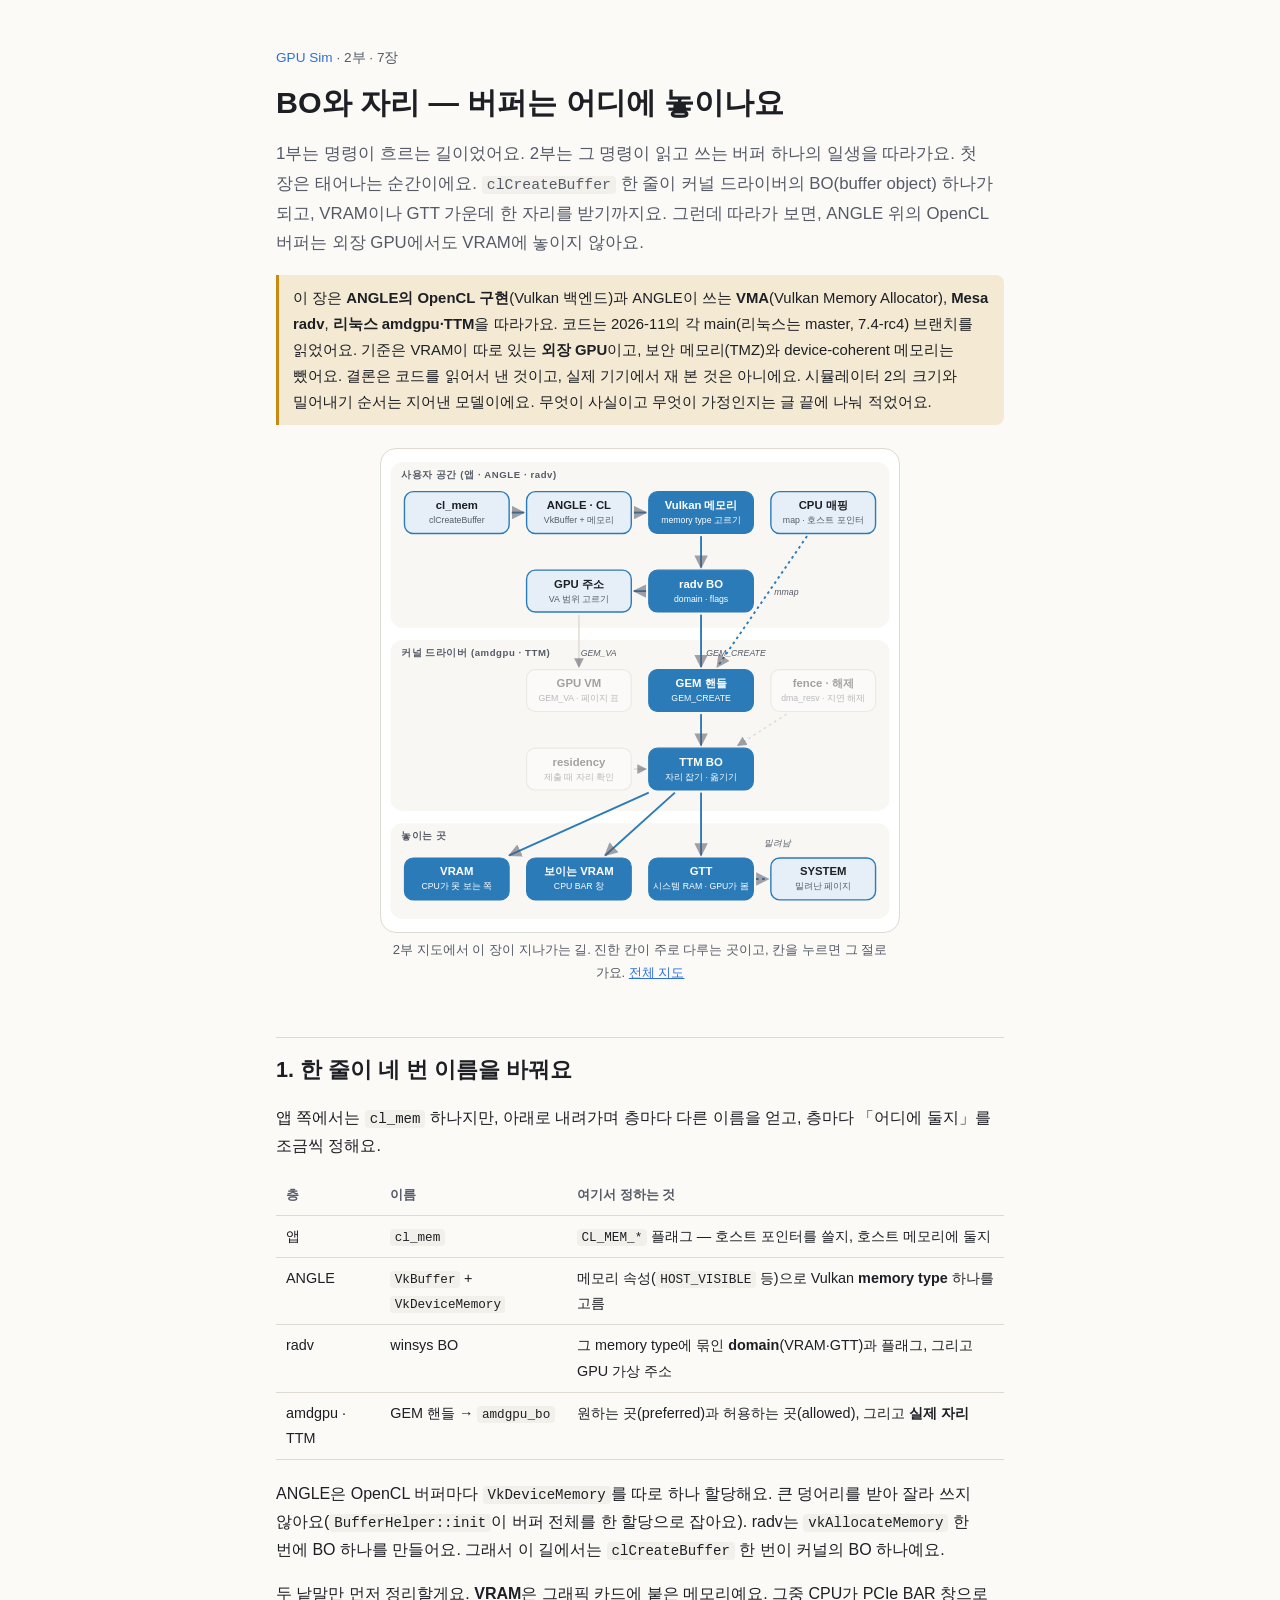
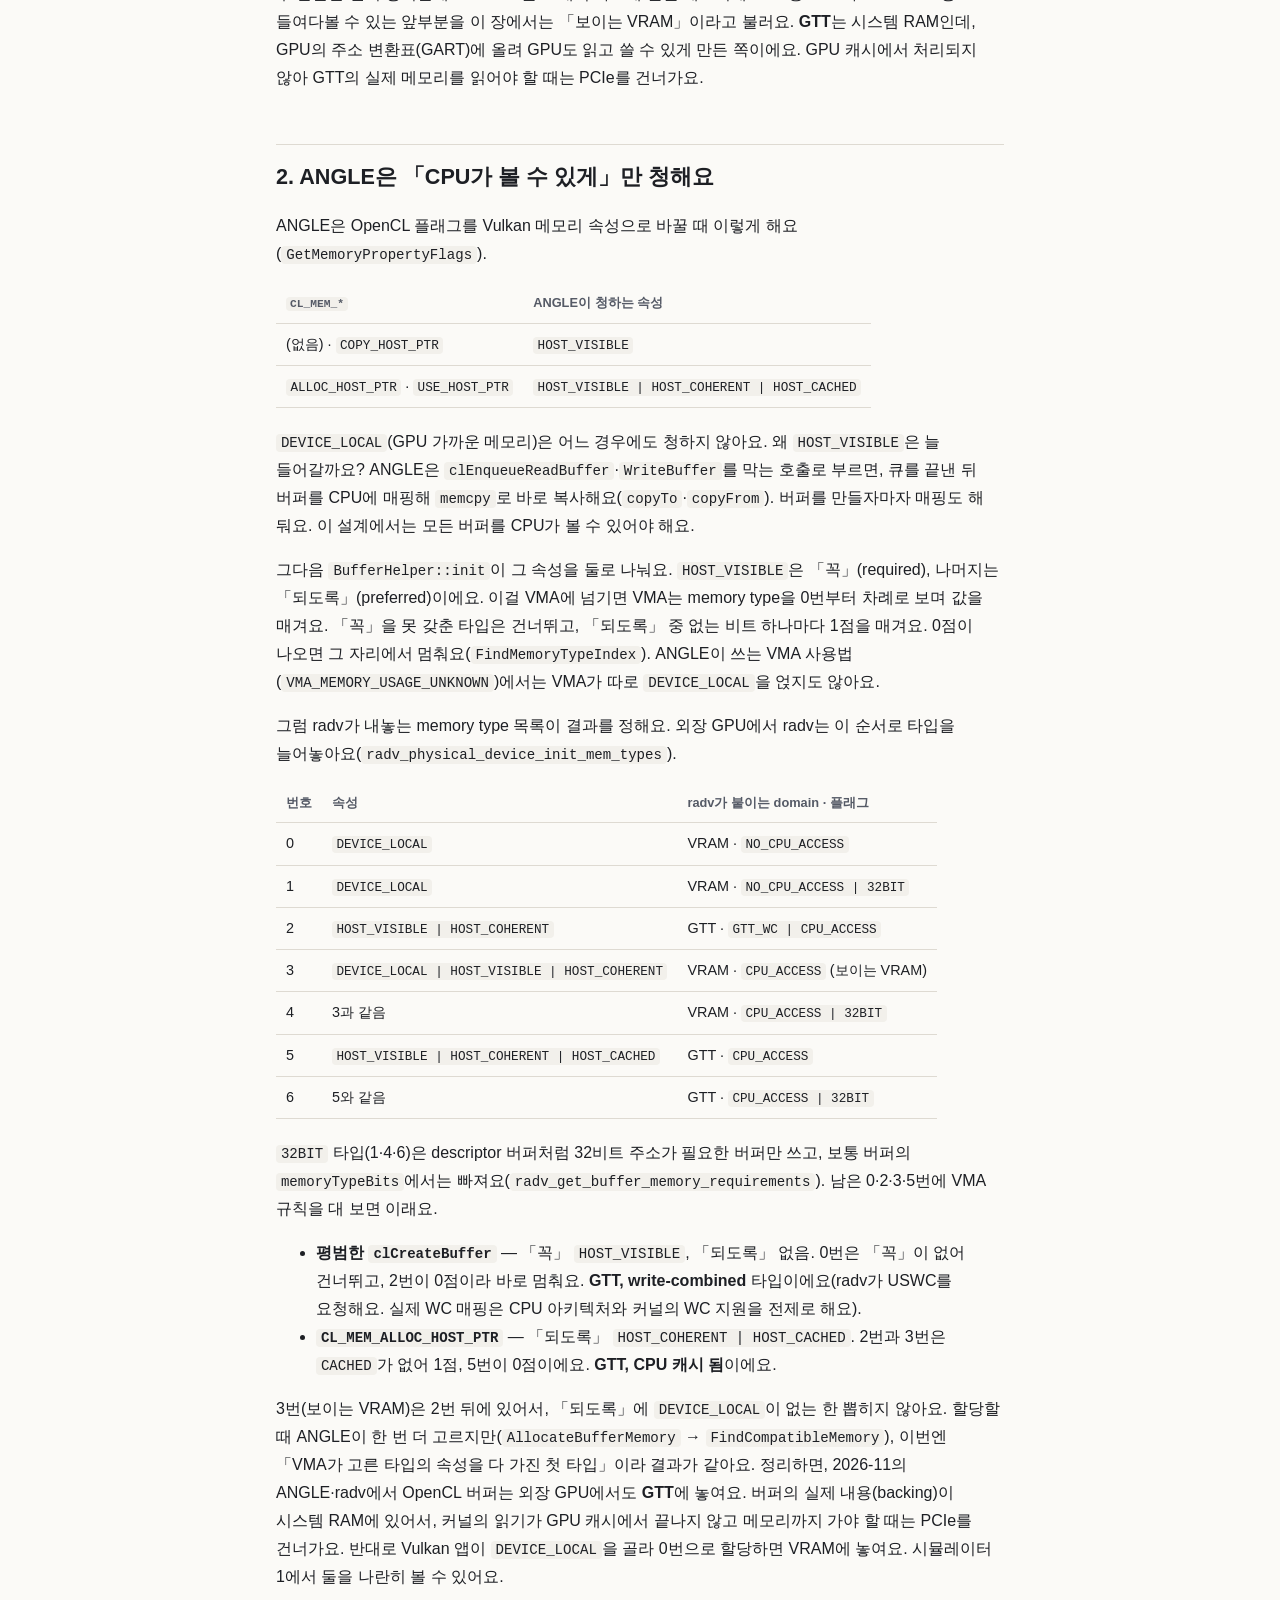
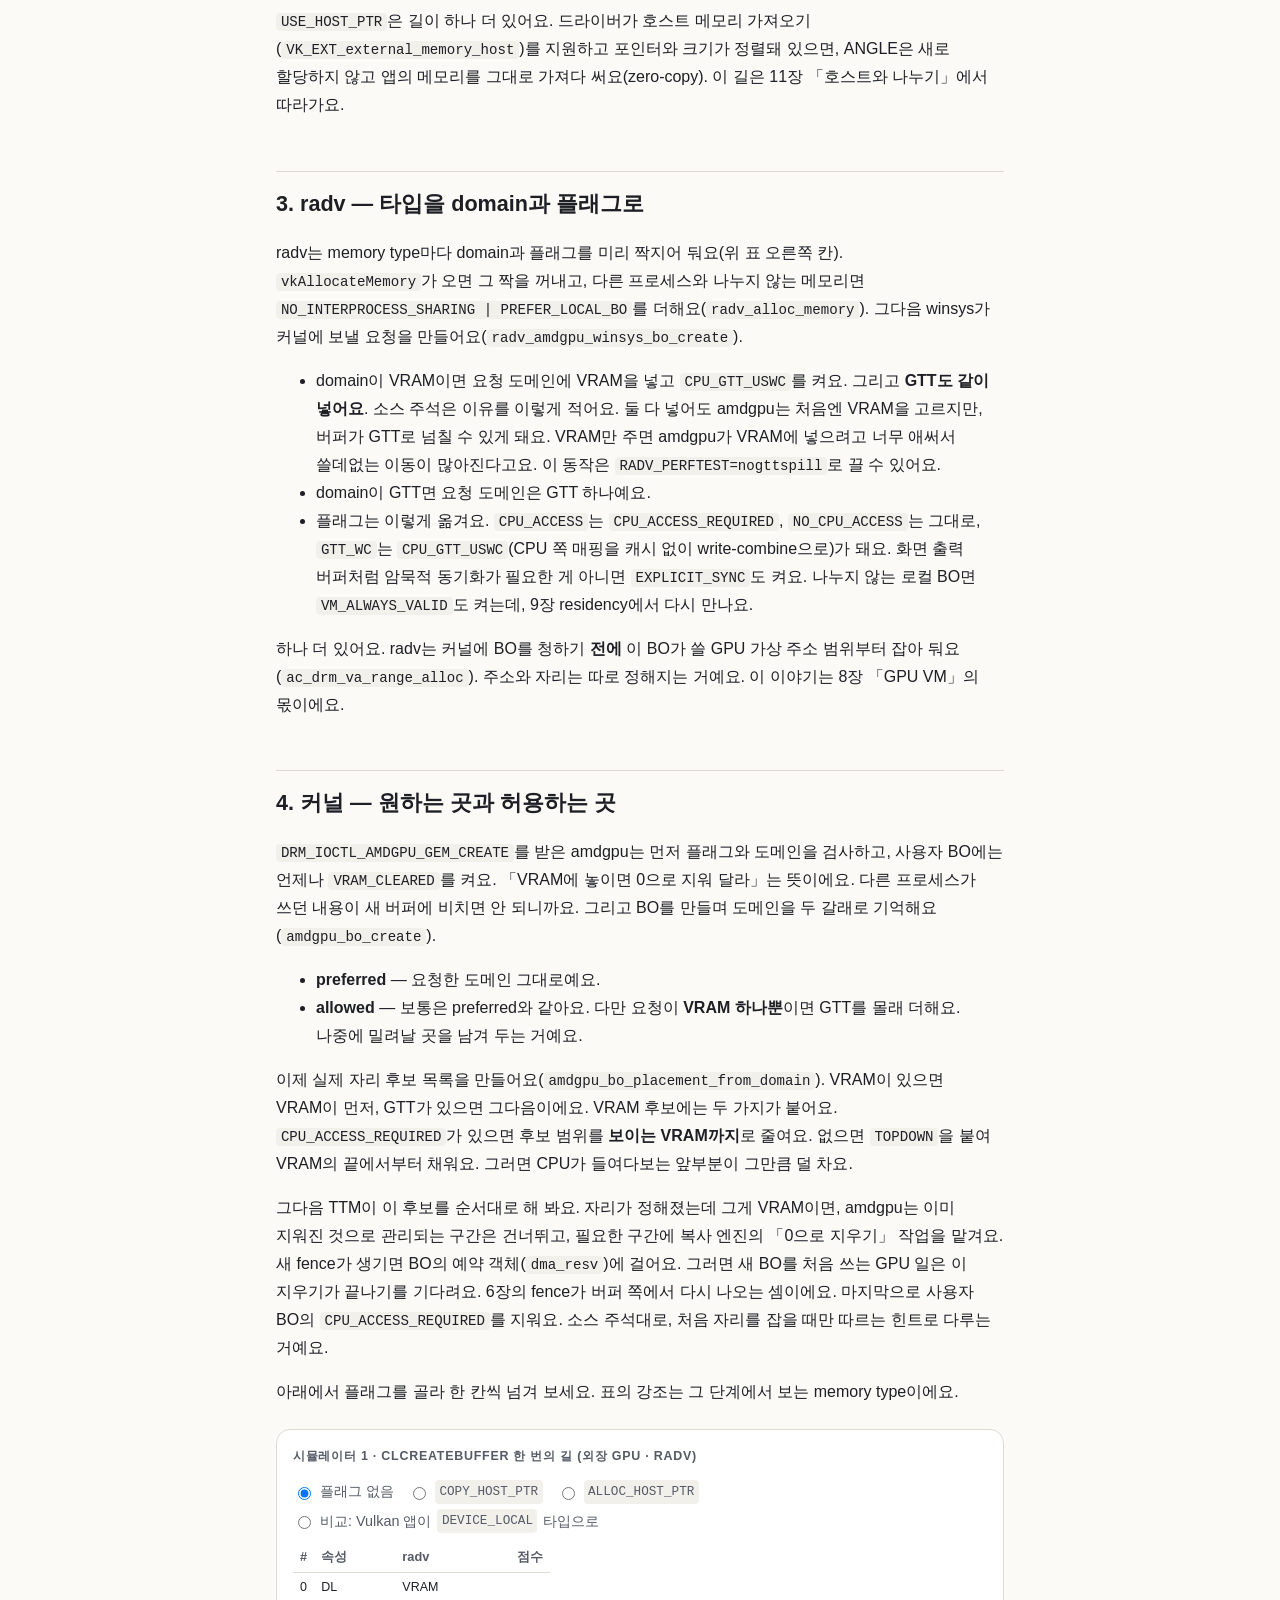
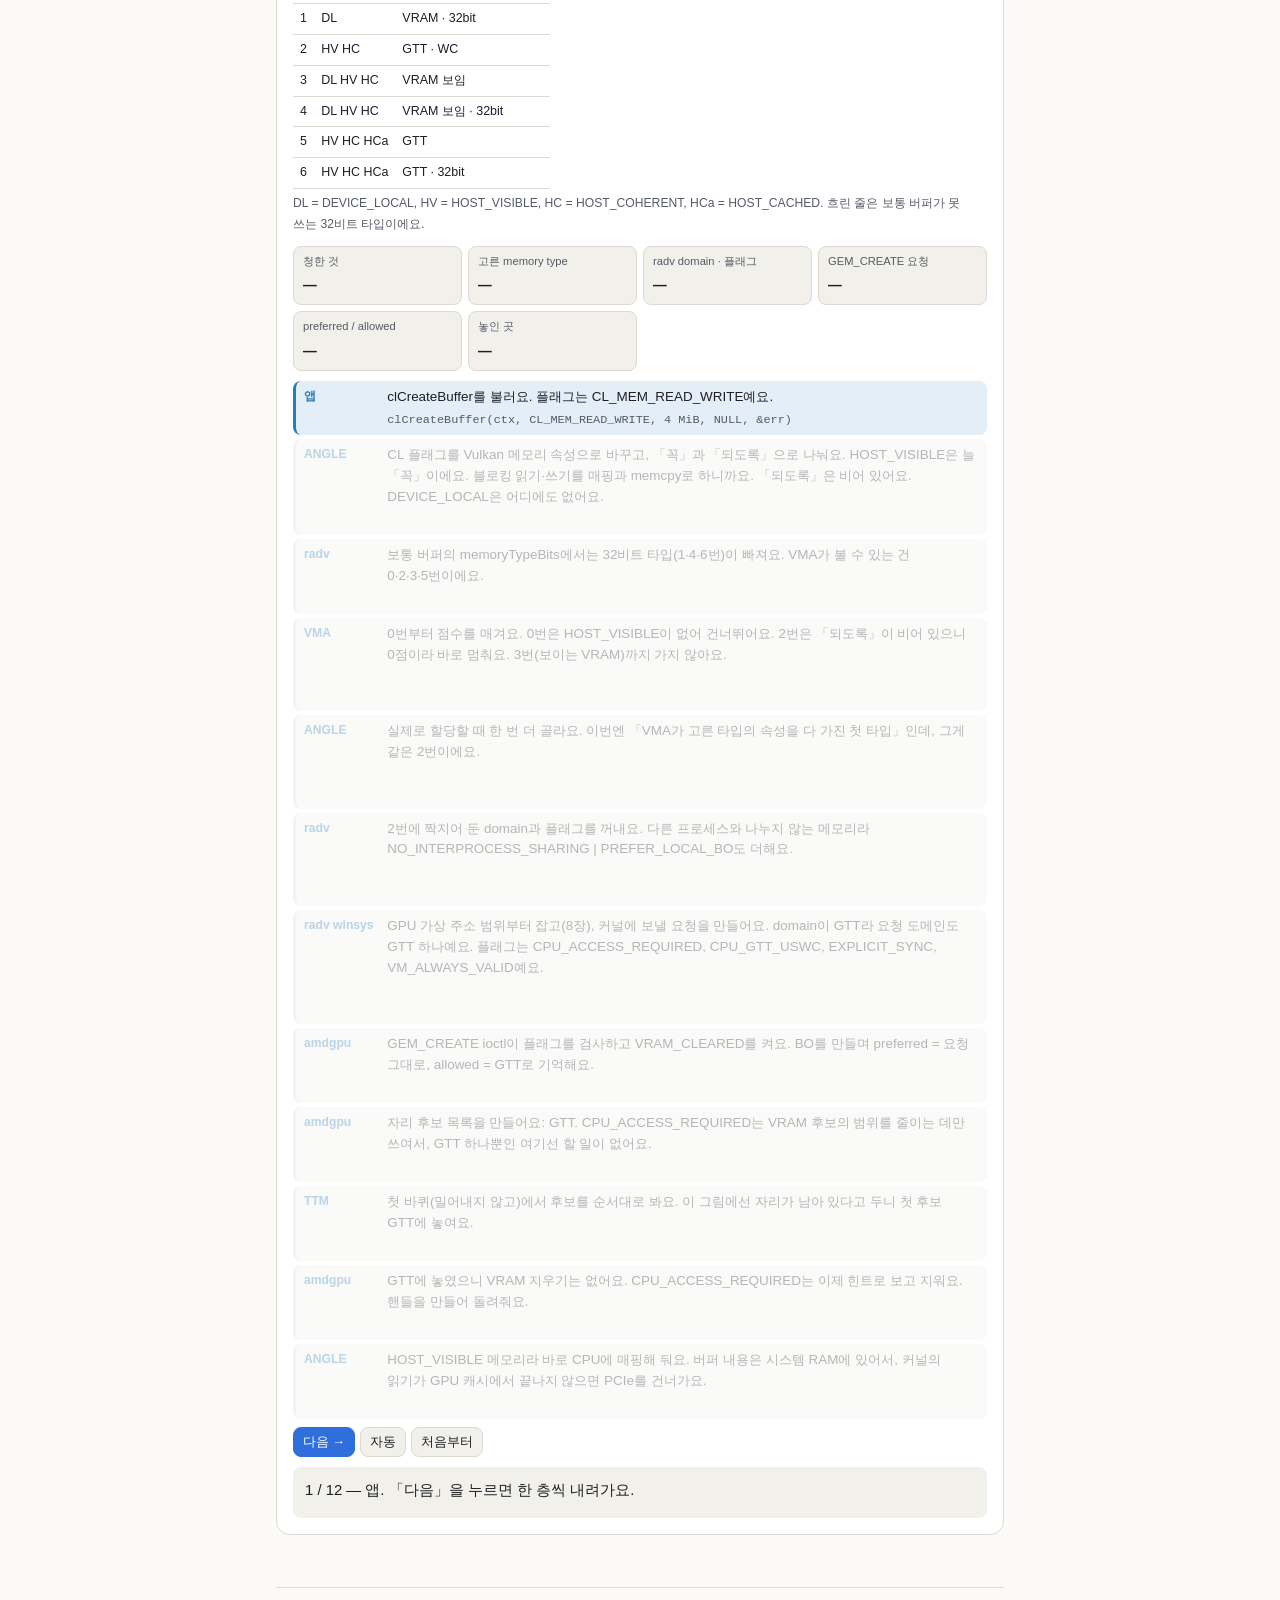
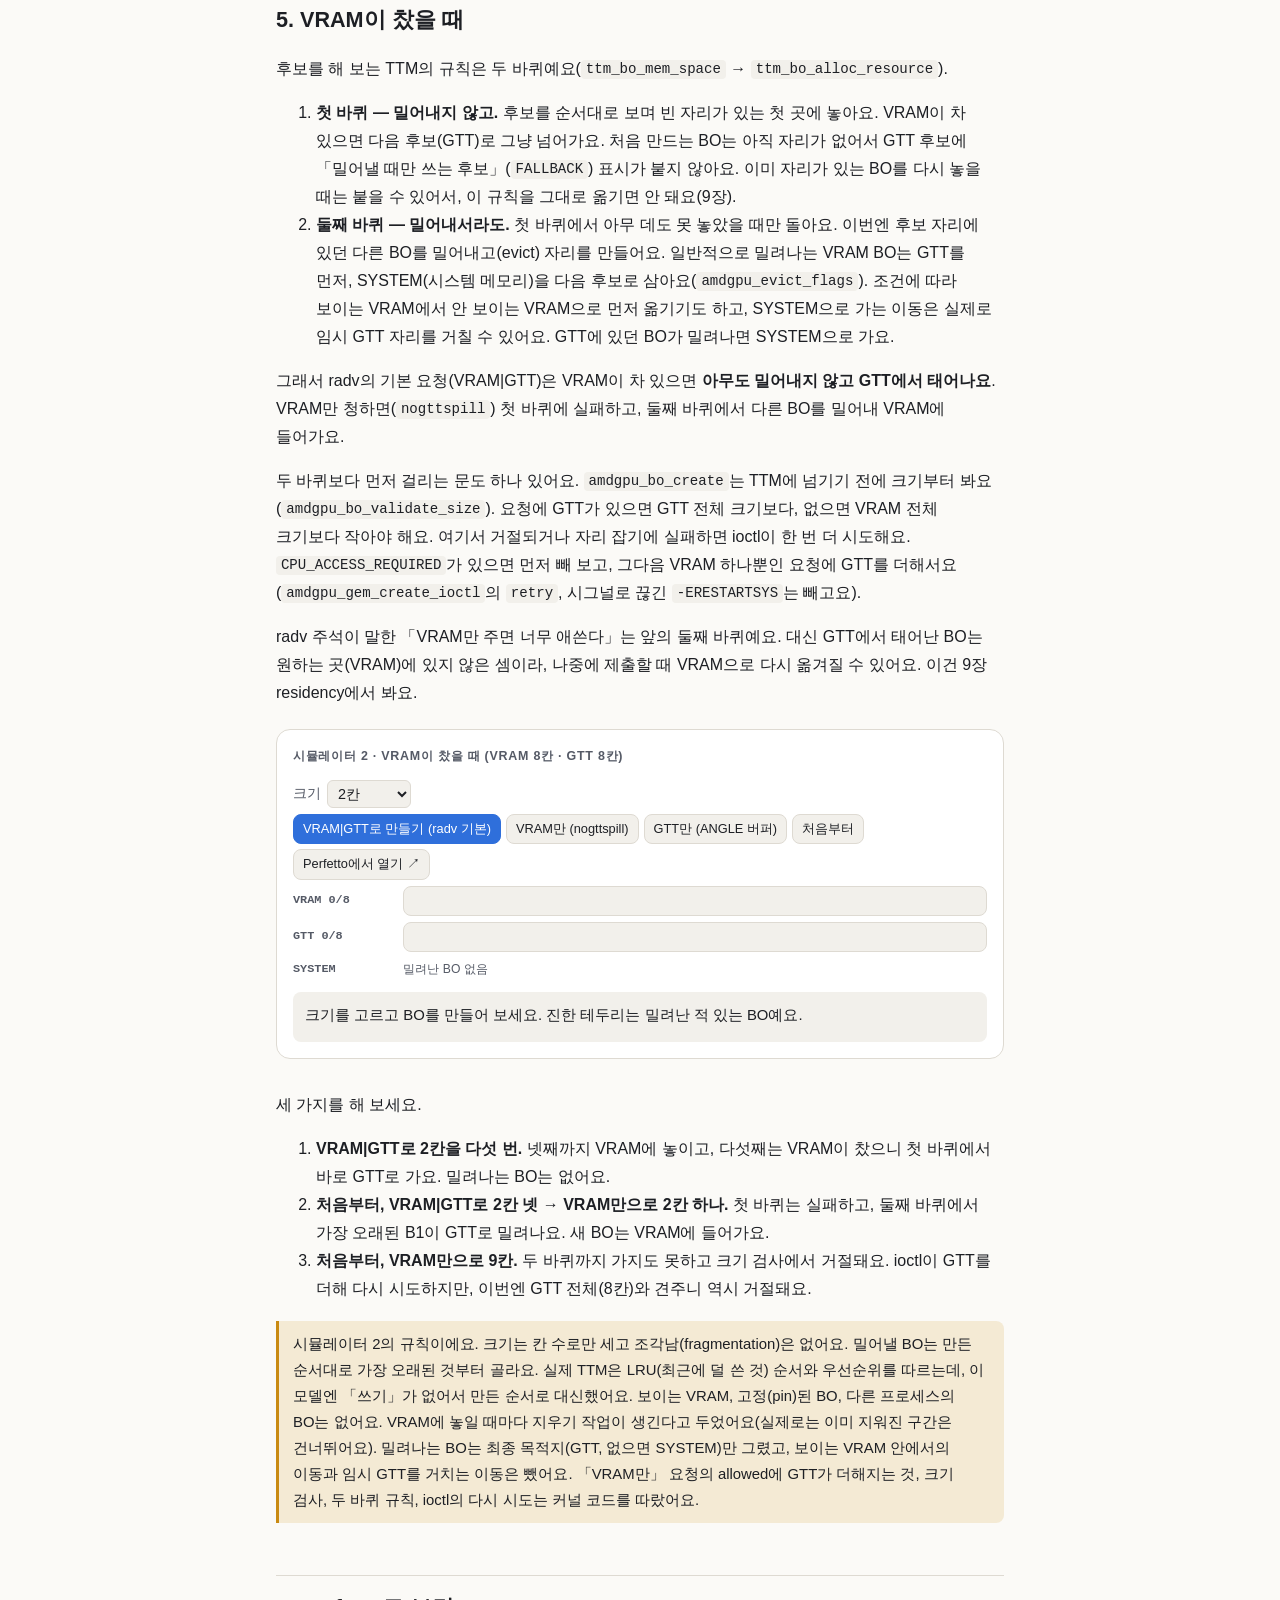
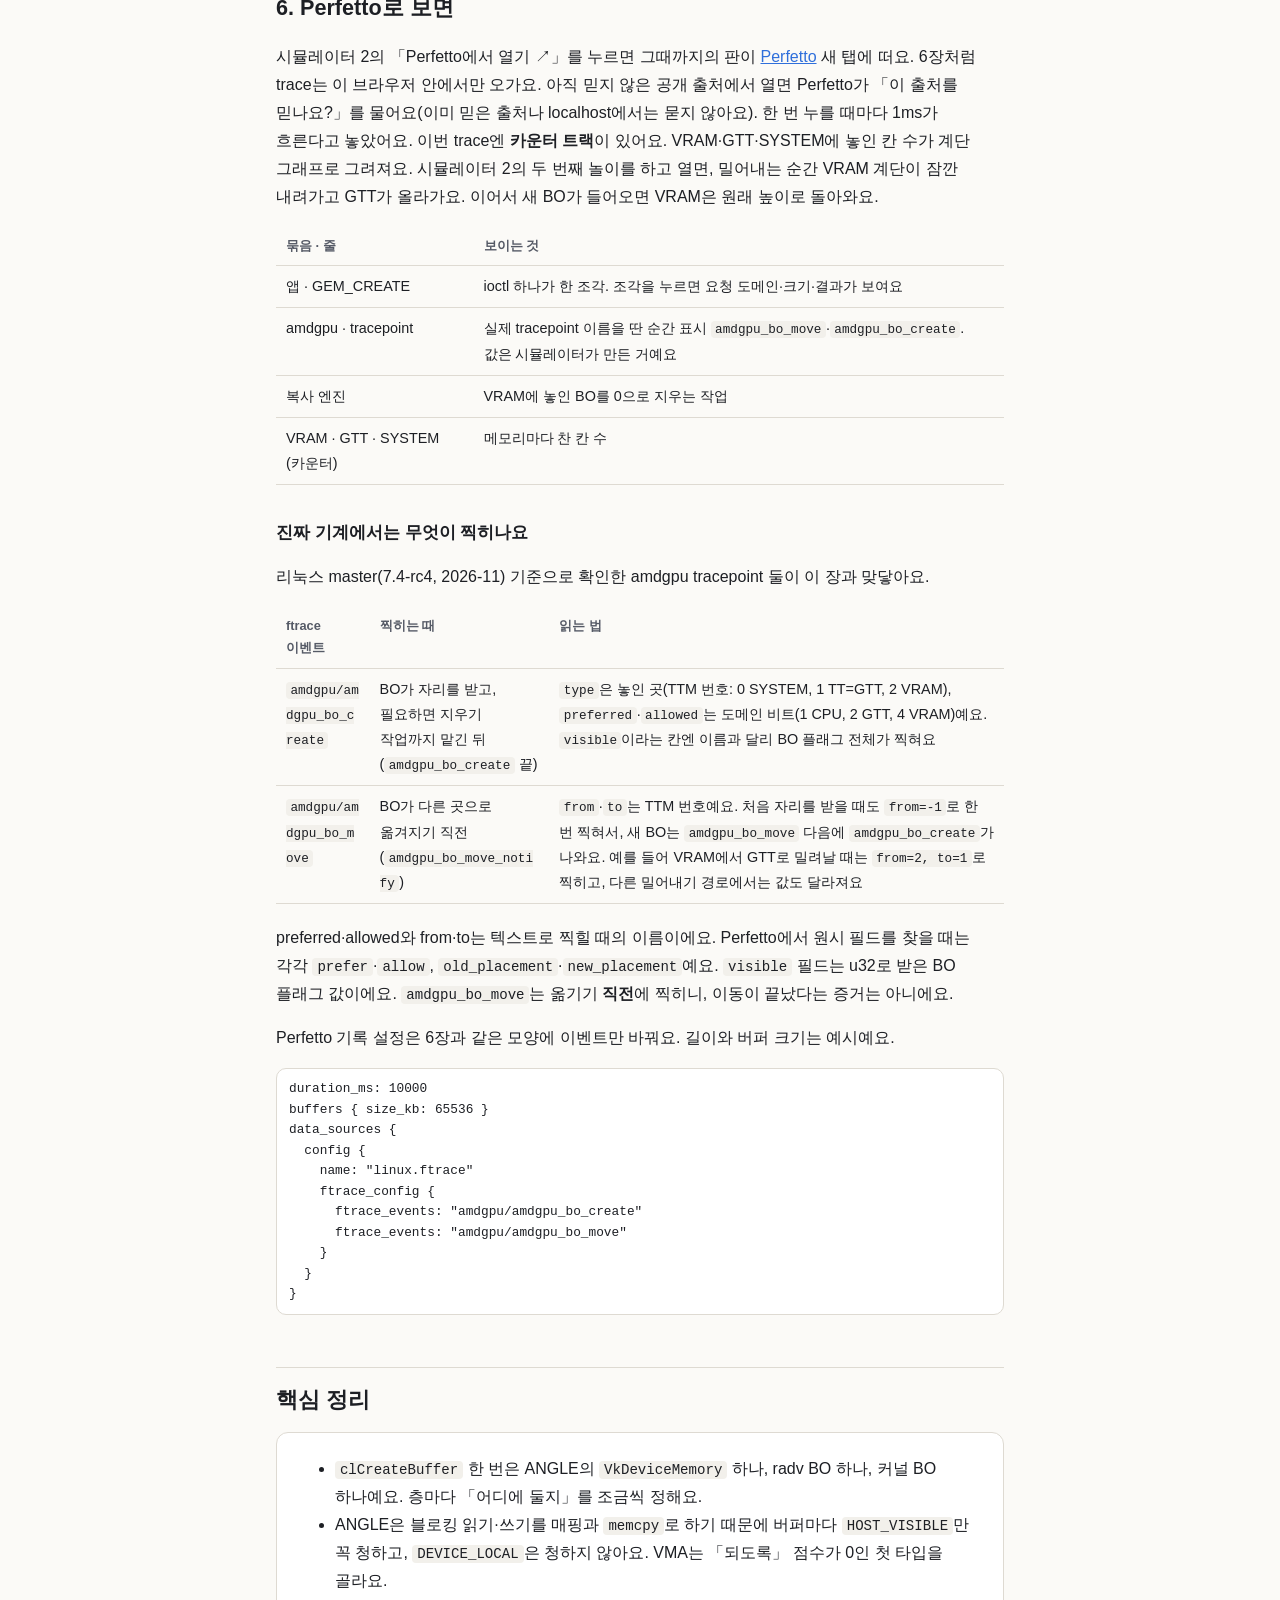
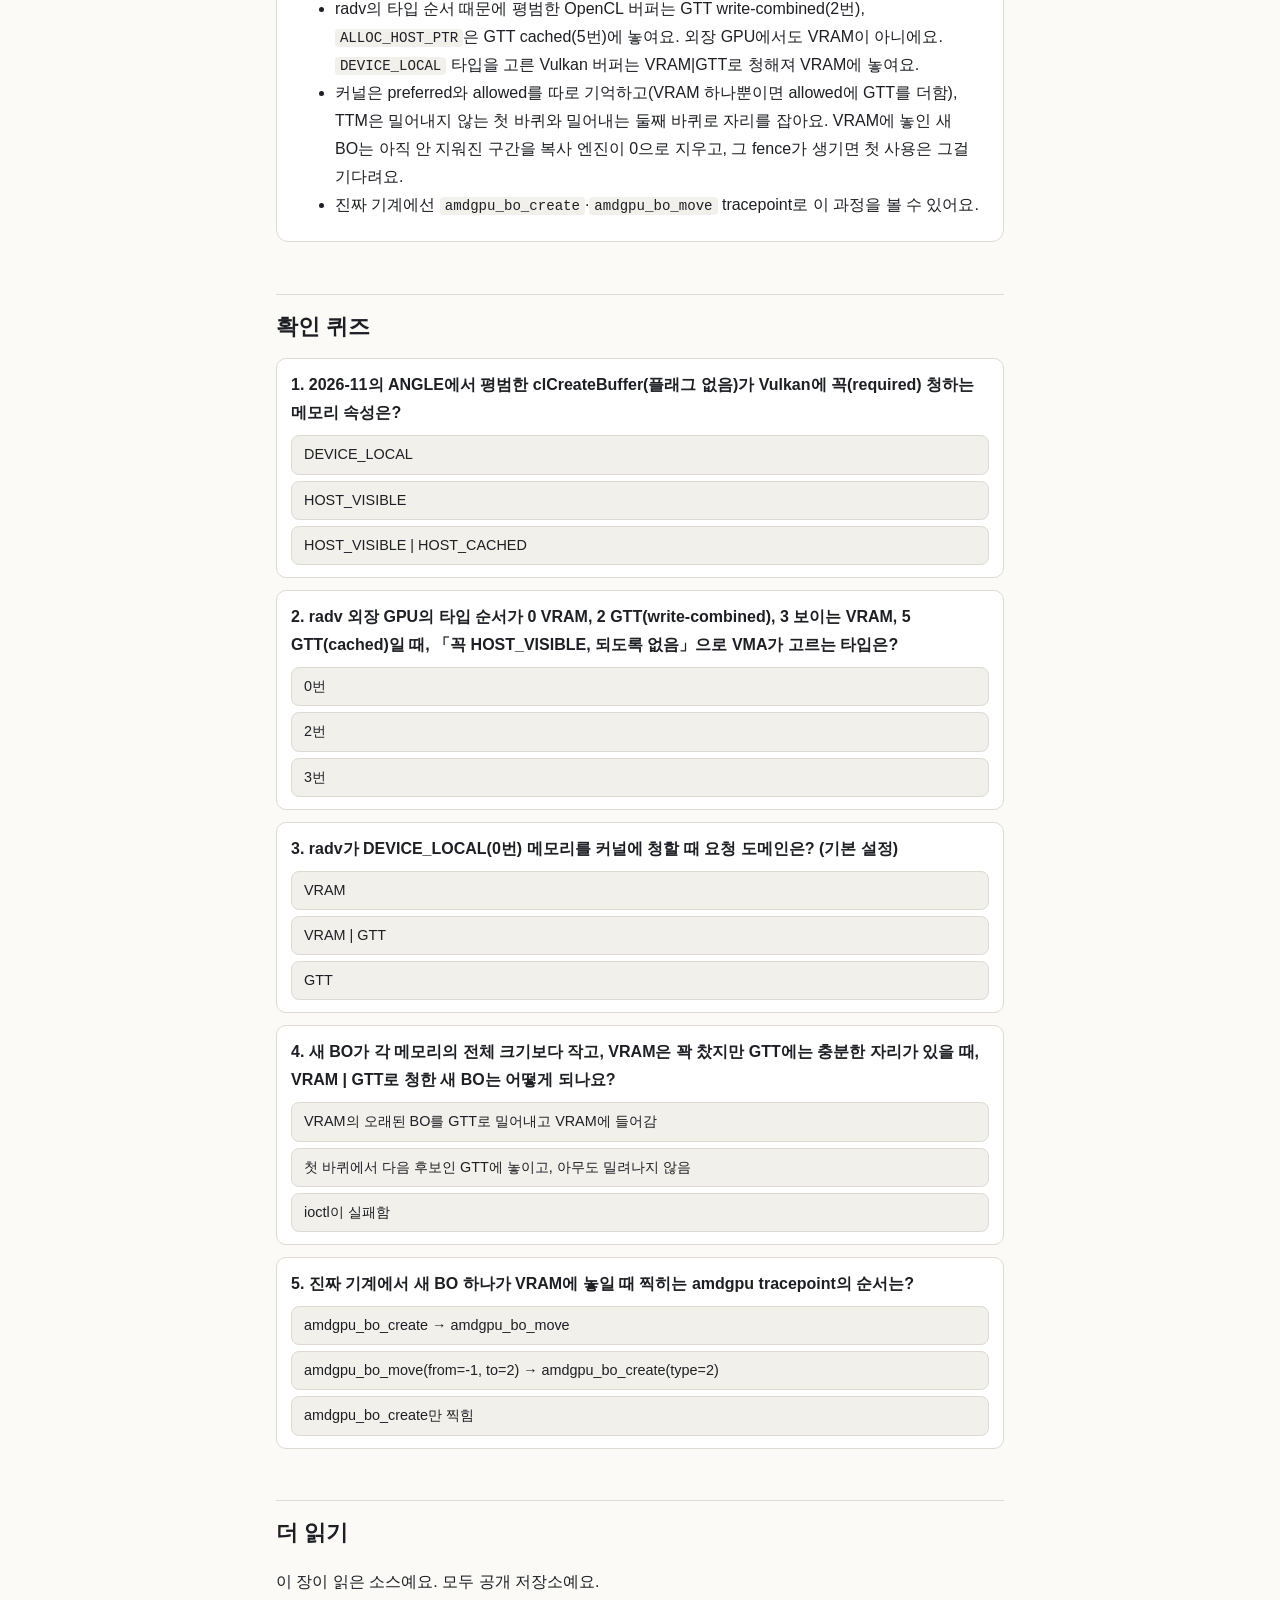
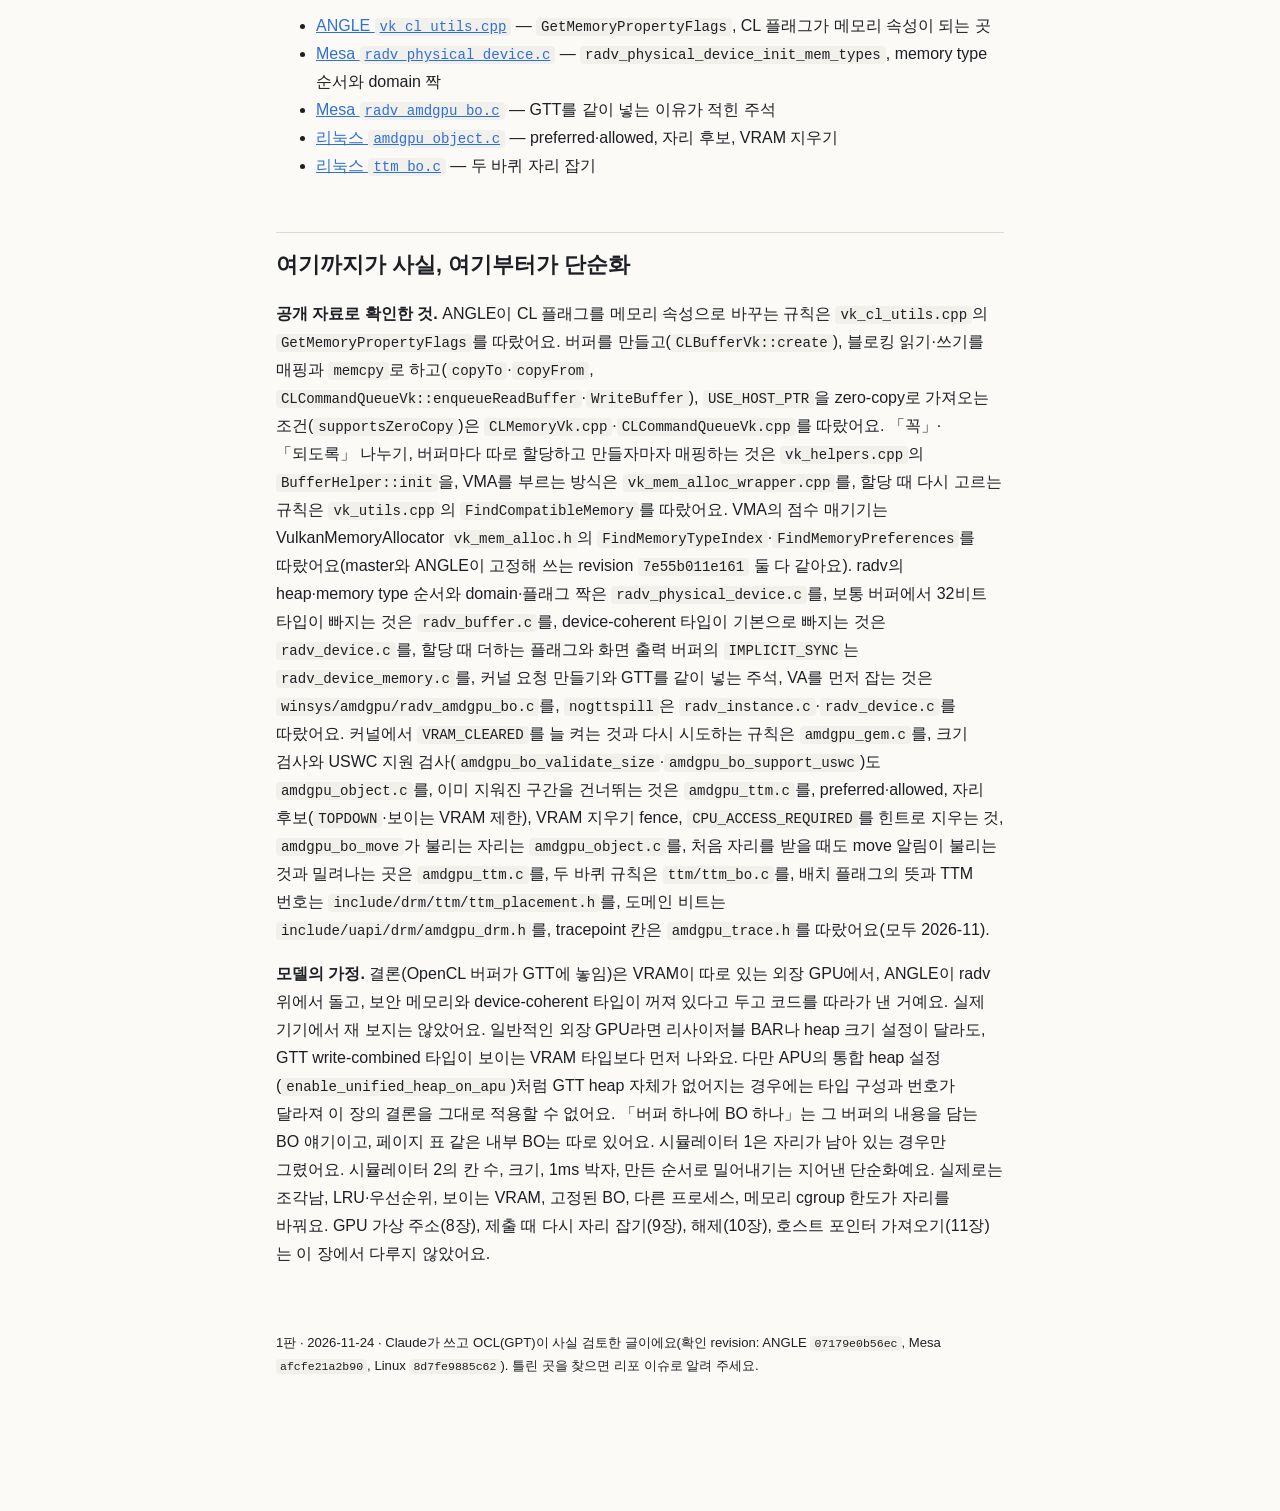
<file: ch07/index.html>
<!doctype html>
<html lang="ko">
<head>
<meta charset="utf-8">
<meta name="viewport" content="width=device-width, initial-scale=1">
<title>7장 · BO와 자리</title>
<meta name="description" content="clCreateBuffer 한 줄이 ANGLE의 memory type, radv의 domain, amdgpu의 GEM BO를 거쳐 VRAM이나 GTT에 자리를 받기까지. 그리고 VRAM이 찼을 때 TTM이 하는 일.">
<link rel="stylesheet" href="../assets/style.css">
</head>
<body>
<main>

<p class="crumb"><a href="../">GPU Sim</a> · 2부 · 7장</p>
<h1>BO와 자리 — 버퍼는 어디에 놓이나요</h1>
<p class="lead">1부는 명령이 흐르는 길이었어요. 2부는 그 명령이 읽고 쓰는 버퍼 하나의 일생을 따라가요. 첫 장은 태어나는 순간이에요. <code>clCreateBuffer</code> 한 줄이 커널 드라이버의 BO(buffer object) 하나가 되고, VRAM이나 GTT 가운데 한 자리를 받기까지요. 그런데 따라가 보면, ANGLE 위의 OpenCL 버퍼는 외장 GPU에서도 VRAM에 놓이지 않아요.</p>

<div class="note">이 장은 <b>ANGLE의 OpenCL 구현</b>(Vulkan 백엔드)과 ANGLE이 쓰는 <b>VMA</b>(Vulkan Memory Allocator), <b>Mesa radv</b>, <b>리눅스 amdgpu·TTM</b>을 따라가요. 코드는 2026-11의 각 main(리눅스는 master, 7.4-rc4) 브랜치를 읽었어요. 기준은 VRAM이 따로 있는 <b>외장 GPU</b>이고, 보안 메모리(TMZ)와 device-coherent 메모리는 뺐어요. 결론은 코드를 읽어서 낸 것이고, 실제 기기에서 재 본 것은 아니에요. 시뮬레이터 2의 크기와 밀어내기 순서는 지어낸 모델이에요. 무엇이 사실이고 무엇이 가정인지는 글 끝에 나눠 적었어요.</div>

<figure class="chapter-map" data-gmap="ch07">
  <div class="gmap-wrap"></div>
  <figcaption>2부 지도에서 이 장이 지나가는 길. 진한 칸이 주로 다루는 곳이고, 칸을 누르면 그 절로 가요. <a href="../">전체 지도</a></figcaption>
</figure>

<h2 id="s1">1. 한 줄이 네 번 이름을 바꿔요</h2>

<p>앱 쪽에서는 <code>cl_mem</code> 하나지만, 아래로 내려가며 층마다 다른 이름을 얻고, 층마다 「어디에 둘지」를 조금씩 정해요.</p>

<table class="tbl">
<thead><tr><th>층</th><th>이름</th><th>여기서 정하는 것</th></tr></thead>
<tbody>
<tr><td>앱</td><td><code>cl_mem</code></td><td><code>CL_MEM_*</code> 플래그 — 호스트 포인터를 쓸지, 호스트 메모리에 둘지</td></tr>
<tr><td>ANGLE</td><td><code>VkBuffer</code> + <code>VkDeviceMemory</code></td><td>메모리 속성(<code>HOST_VISIBLE</code> 등)으로 Vulkan <b>memory type</b> 하나를 고름</td></tr>
<tr><td>radv</td><td>winsys BO</td><td>그 memory type에 묶인 <b>domain</b>(VRAM·GTT)과 플래그, 그리고 GPU 가상 주소</td></tr>
<tr><td>amdgpu · TTM</td><td>GEM 핸들 → <code>amdgpu_bo</code></td><td>원하는 곳(preferred)과 허용하는 곳(allowed), 그리고 <b>실제 자리</b></td></tr>
</tbody>
</table>

<p>ANGLE은 OpenCL 버퍼마다 <code>VkDeviceMemory</code>를 따로 하나 할당해요. 큰 덩어리를 받아 잘라 쓰지 않아요(<code>BufferHelper::init</code>이 버퍼 전체를 한 할당으로 잡아요). radv는 <code>vkAllocateMemory</code> 한 번에 BO 하나를 만들어요. 그래서 이 길에서는 <code>clCreateBuffer</code> 한 번이 커널의 BO 하나예요.</p>

<p>두 낱말만 먼저 정리할게요. <b>VRAM</b>은 그래픽 카드에 붙은 메모리예요. 그중 CPU가 PCIe BAR 창으로 들여다볼 수 있는 앞부분을 이 장에서는 「보이는 VRAM」이라고 불러요. <b>GTT</b>는 시스템 RAM인데, GPU의 주소 변환표(GART)에 올려 GPU도 읽고 쓸 수 있게 만든 쪽이에요. GPU 캐시에서 처리되지 않아 GTT의 실제 메모리를 읽어야 할 때는 PCIe를 건너가요.</p>

<h2 id="s2">2. ANGLE은 「CPU가 볼 수 있게」만 청해요</h2>

<p>ANGLE은 OpenCL 플래그를 Vulkan 메모리 속성으로 바꿀 때 이렇게 해요(<code>GetMemoryPropertyFlags</code>).</p>

<table class="tbl">
<thead><tr><th><code>CL_MEM_*</code></th><th>ANGLE이 청하는 속성</th></tr></thead>
<tbody>
<tr><td>(없음) · <code>COPY_HOST_PTR</code></td><td><code>HOST_VISIBLE</code></td></tr>
<tr><td><code>ALLOC_HOST_PTR</code> · <code>USE_HOST_PTR</code></td><td><code>HOST_VISIBLE | HOST_COHERENT | HOST_CACHED</code></td></tr>
</tbody>
</table>

<p><code>DEVICE_LOCAL</code>(GPU 가까운 메모리)은 어느 경우에도 청하지 않아요. 왜 <code>HOST_VISIBLE</code>은 늘 들어갈까요? ANGLE은 <code>clEnqueueReadBuffer</code>·<code>WriteBuffer</code>를 막는 호출로 부르면, 큐를 끝낸 뒤 버퍼를 CPU에 매핑해 <code>memcpy</code>로 바로 복사해요(<code>copyTo</code>·<code>copyFrom</code>). 버퍼를 만들자마자 매핑도 해 둬요. 이 설계에서는 모든 버퍼를 CPU가 볼 수 있어야 해요.</p>

<p>그다음 <code>BufferHelper::init</code>이 그 속성을 둘로 나눠요. <code>HOST_VISIBLE</code>은 「꼭」(required), 나머지는 「되도록」(preferred)이에요. 이걸 VMA에 넘기면 VMA는 memory type을 0번부터 차례로 보며 값을 매겨요. 「꼭」을 못 갖춘 타입은 건너뛰고, 「되도록」 중 없는 비트 하나마다 1점을 매겨요. 0점이 나오면 그 자리에서 멈춰요(<code>FindMemoryTypeIndex</code>). ANGLE이 쓰는 VMA 사용법(<code>VMA_MEMORY_USAGE_UNKNOWN</code>)에서는 VMA가 따로 <code>DEVICE_LOCAL</code>을 얹지도 않아요.</p>

<p>그럼 radv가 내놓는 memory type 목록이 결과를 정해요. 외장 GPU에서 radv는 이 순서로 타입을 늘어놓아요(<code>radv_physical_device_init_mem_types</code>).</p>

<table class="tbl">
<thead><tr><th>번호</th><th>속성</th><th>radv가 붙이는 domain · 플래그</th></tr></thead>
<tbody>
<tr><td>0</td><td><code>DEVICE_LOCAL</code></td><td>VRAM · <code>NO_CPU_ACCESS</code></td></tr>
<tr><td>1</td><td><code>DEVICE_LOCAL</code></td><td>VRAM · <code>NO_CPU_ACCESS | 32BIT</code></td></tr>
<tr><td>2</td><td><code>HOST_VISIBLE | HOST_COHERENT</code></td><td>GTT · <code>GTT_WC | CPU_ACCESS</code></td></tr>
<tr><td>3</td><td><code>DEVICE_LOCAL | HOST_VISIBLE | HOST_COHERENT</code></td><td>VRAM · <code>CPU_ACCESS</code> (보이는 VRAM)</td></tr>
<tr><td>4</td><td>3과 같음</td><td>VRAM · <code>CPU_ACCESS | 32BIT</code></td></tr>
<tr><td>5</td><td><code>HOST_VISIBLE | HOST_COHERENT | HOST_CACHED</code></td><td>GTT · <code>CPU_ACCESS</code></td></tr>
<tr><td>6</td><td>5와 같음</td><td>GTT · <code>CPU_ACCESS | 32BIT</code></td></tr>
</tbody>
</table>

<p><code>32BIT</code> 타입(1·4·6)은 descriptor 버퍼처럼 32비트 주소가 필요한 버퍼만 쓰고, 보통 버퍼의 <code>memoryTypeBits</code>에서는 빠져요(<code>radv_get_buffer_memory_requirements</code>). 남은 0·2·3·5번에 VMA 규칙을 대 보면 이래요.</p>

<ul>
<li><b>평범한 <code>clCreateBuffer</code></b> — 「꼭」 <code>HOST_VISIBLE</code>, 「되도록」 없음. 0번은 「꼭」이 없어 건너뛰고, 2번이 0점이라 바로 멈춰요. <b>GTT, write-combined</b> 타입이에요(radv가 USWC를 요청해요. 실제 WC 매핑은 CPU 아키텍처와 커널의 WC 지원을 전제로 해요).</li>
<li><b><code>CL_MEM_ALLOC_HOST_PTR</code></b> — 「되도록」 <code>HOST_COHERENT | HOST_CACHED</code>. 2번과 3번은 <code>CACHED</code>가 없어 1점, 5번이 0점이에요. <b>GTT, CPU 캐시 됨</b>이에요.</li>
</ul>

<p>3번(보이는 VRAM)은 2번 뒤에 있어서, 「되도록」에 <code>DEVICE_LOCAL</code>이 없는 한 뽑히지 않아요. 할당할 때 ANGLE이 한 번 더 고르지만(<code>AllocateBufferMemory</code> → <code>FindCompatibleMemory</code>), 이번엔 「VMA가 고른 타입의 속성을 다 가진 첫 타입」이라 결과가 같아요. 정리하면, 2026-11의 ANGLE·radv에서 OpenCL 버퍼는 외장 GPU에서도 <b>GTT</b>에 놓여요. 버퍼의 실제 내용(backing)이 시스템 RAM에 있어서, 커널의 읽기가 GPU 캐시에서 끝나지 않고 메모리까지 가야 할 때는 PCIe를 건너가요. 반대로 Vulkan 앱이 <code>DEVICE_LOCAL</code>을 골라 0번으로 할당하면 VRAM에 놓여요. 시뮬레이터 1에서 둘을 나란히 볼 수 있어요.</p>

<p><code>USE_HOST_PTR</code>은 길이 하나 더 있어요. 드라이버가 호스트 메모리 가져오기(<code>VK_EXT_external_memory_host</code>)를 지원하고 포인터와 크기가 정렬돼 있으면, ANGLE은 새로 할당하지 않고 앱의 메모리를 그대로 가져다 써요(zero-copy). 이 길은 11장 「호스트와 나누기」에서 따라가요.</p>

<h2 id="s3">3. radv — 타입을 domain과 플래그로</h2>

<p>radv는 memory type마다 domain과 플래그를 미리 짝지어 둬요(위 표 오른쪽 칸). <code>vkAllocateMemory</code>가 오면 그 짝을 꺼내고, 다른 프로세스와 나누지 않는 메모리면 <code>NO_INTERPROCESS_SHARING | PREFER_LOCAL_BO</code>를 더해요(<code>radv_alloc_memory</code>). 그다음 winsys가 커널에 보낼 요청을 만들어요(<code>radv_amdgpu_winsys_bo_create</code>).</p>

<ul>
<li>domain이 VRAM이면 요청 도메인에 VRAM을 넣고 <code>CPU_GTT_USWC</code>를 켜요. 그리고 <b>GTT도 같이 넣어요</b>. 소스 주석은 이유를 이렇게 적어요. 둘 다 넣어도 amdgpu는 처음엔 VRAM을 고르지만, 버퍼가 GTT로 넘칠 수 있게 돼요. VRAM만 주면 amdgpu가 VRAM에 넣으려고 너무 애써서 쓸데없는 이동이 많아진다고요. 이 동작은 <code>RADV_PERFTEST=nogttspill</code>로 끌 수 있어요.</li>
<li>domain이 GTT면 요청 도메인은 GTT 하나예요.</li>
<li>플래그는 이렇게 옮겨요. <code>CPU_ACCESS</code>는 <code>CPU_ACCESS_REQUIRED</code>, <code>NO_CPU_ACCESS</code>는 그대로, <code>GTT_WC</code>는 <code>CPU_GTT_USWC</code>(CPU 쪽 매핑을 캐시 없이 write-combine으로)가 돼요. 화면 출력 버퍼처럼 암묵적 동기화가 필요한 게 아니면 <code>EXPLICIT_SYNC</code>도 켜요. 나누지 않는 로컬 BO면 <code>VM_ALWAYS_VALID</code>도 켜는데, 9장 residency에서 다시 만나요.</li>
</ul>

<p>하나 더 있어요. radv는 커널에 BO를 청하기 <b>전에</b> 이 BO가 쓸 GPU 가상 주소 범위부터 잡아 둬요(<code>ac_drm_va_range_alloc</code>). 주소와 자리는 따로 정해지는 거예요. 이 이야기는 8장 「GPU VM」의 몫이에요.</p>

<h2 id="s4">4. 커널 — 원하는 곳과 허용하는 곳</h2>

<p><code>DRM_IOCTL_AMDGPU_GEM_CREATE</code>를 받은 amdgpu는 먼저 플래그와 도메인을 검사하고, 사용자 BO에는 언제나 <code>VRAM_CLEARED</code>를 켜요. 「VRAM에 놓이면 0으로 지워 달라」는 뜻이에요. 다른 프로세스가 쓰던 내용이 새 버퍼에 비치면 안 되니까요. 그리고 BO를 만들며 도메인을 두 갈래로 기억해요(<code>amdgpu_bo_create</code>).</p>

<ul>
<li><b>preferred</b> — 요청한 도메인 그대로예요.</li>
<li><b>allowed</b> — 보통은 preferred와 같아요. 다만 요청이 <b>VRAM 하나뿐</b>이면 GTT를 몰래 더해요. 나중에 밀려날 곳을 남겨 두는 거예요.</li>
</ul>

<p>이제 실제 자리 후보 목록을 만들어요(<code>amdgpu_bo_placement_from_domain</code>). VRAM이 있으면 VRAM이 먼저, GTT가 있으면 그다음이에요. VRAM 후보에는 두 가지가 붙어요. <code>CPU_ACCESS_REQUIRED</code>가 있으면 후보 범위를 <b>보이는 VRAM까지</b>로 줄여요. 없으면 <code>TOPDOWN</code>을 붙여 VRAM의 끝에서부터 채워요. 그러면 CPU가 들여다보는 앞부분이 그만큼 덜 차요.</p>

<p>그다음 TTM이 이 후보를 순서대로 해 봐요. 자리가 정해졌는데 그게 VRAM이면, amdgpu는 이미 지워진 것으로 관리되는 구간은 건너뛰고, 필요한 구간에 복사 엔진의 「0으로 지우기」 작업을 맡겨요. 새 fence가 생기면 BO의 예약 객체(<code>dma_resv</code>)에 걸어요. 그러면 새 BO를 처음 쓰는 GPU 일은 이 지우기가 끝나기를 기다려요. 6장의 fence가 버퍼 쪽에서 다시 나오는 셈이에요. 마지막으로 사용자 BO의 <code>CPU_ACCESS_REQUIRED</code>를 지워요. 소스 주석대로, 처음 자리를 잡을 때만 따르는 힌트로 다루는 거예요.</p>

<p>아래에서 플래그를 골라 한 칸씩 넘겨 보세요. 표의 강조는 그 단계에서 보는 memory type이에요.</p>

<div class="sim ch7" id="sim-path">
  <div class="sim-title">시뮬레이터 1 · clCreateBuffer 한 번의 길 (외장 GPU · radv)</div>
  <div class="controls pathopts">
    <label class="inline"><input type="radio" name="pflag" value="none" checked> 플래그 없음</label>
    <label class="inline"><input type="radio" name="pflag" value="copy"> <code>COPY_HOST_PTR</code></label>
    <label class="inline"><input type="radio" name="pflag" value="alloc"> <code>ALLOC_HOST_PTR</code></label>
    <label class="inline"><input type="radio" name="pflag" value="vk"> 비교: Vulkan 앱이 <code>DEVICE_LOCAL</code> 타입으로</label>
  </div>
  <div class="mtwrap"></div>
  <div class="relay-state"></div>
  <ol class="relay"></ol>
  <div class="cbtns">
    <button data-act="next" class="primary">다음 →</button>
    <button data-act="auto">자동</button>
    <button data-act="reset">처음부터</button>
  </div>
  <div class="say"></div>
</div>

<h2 id="s5">5. VRAM이 찼을 때</h2>

<p>후보를 해 보는 TTM의 규칙은 두 바퀴예요(<code>ttm_bo_mem_space</code> → <code>ttm_bo_alloc_resource</code>).</p>

<ol>
<li><b>첫 바퀴 — 밀어내지 않고.</b> 후보를 순서대로 보며 빈 자리가 있는 첫 곳에 놓아요. VRAM이 차 있으면 다음 후보(GTT)로 그냥 넘어가요. 처음 만드는 BO는 아직 자리가 없어서 GTT 후보에 「밀어낼 때만 쓰는 후보」(<code>FALLBACK</code>) 표시가 붙지 않아요. 이미 자리가 있는 BO를 다시 놓을 때는 붙을 수 있어서, 이 규칙을 그대로 옮기면 안 돼요(9장).</li>
<li><b>둘째 바퀴 — 밀어내서라도.</b> 첫 바퀴에서 아무 데도 못 놓았을 때만 돌아요. 이번엔 후보 자리에 있던 다른 BO를 밀어내고(evict) 자리를 만들어요. 일반적으로 밀려나는 VRAM BO는 GTT를 먼저, SYSTEM(시스템 메모리)을 다음 후보로 삼아요(<code>amdgpu_evict_flags</code>). 조건에 따라 보이는 VRAM에서 안 보이는 VRAM으로 먼저 옮기기도 하고, SYSTEM으로 가는 이동은 실제로 임시 GTT 자리를 거칠 수 있어요. GTT에 있던 BO가 밀려나면 SYSTEM으로 가요.</li>
</ol>

<p>그래서 radv의 기본 요청(VRAM|GTT)은 VRAM이 차 있으면 <b>아무도 밀어내지 않고 GTT에서 태어나요</b>. VRAM만 청하면(<code>nogttspill</code>) 첫 바퀴에 실패하고, 둘째 바퀴에서 다른 BO를 밀어내 VRAM에 들어가요.</p>

<p>두 바퀴보다 먼저 걸리는 문도 하나 있어요. <code>amdgpu_bo_create</code>는 TTM에 넘기기 전에 크기부터 봐요(<code>amdgpu_bo_validate_size</code>). 요청에 GTT가 있으면 GTT 전체 크기보다, 없으면 VRAM 전체 크기보다 작아야 해요. 여기서 거절되거나 자리 잡기에 실패하면 ioctl이 한 번 더 시도해요. <code>CPU_ACCESS_REQUIRED</code>가 있으면 먼저 빼 보고, 그다음 VRAM 하나뿐인 요청에 GTT를 더해서요(<code>amdgpu_gem_create_ioctl</code>의 <code>retry</code>, 시그널로 끊긴 <code>-ERESTARTSYS</code>는 빼고요).</p>

<p>radv 주석이 말한 「VRAM만 주면 너무 애쓴다」는 앞의 둘째 바퀴예요. 대신 GTT에서 태어난 BO는 원하는 곳(VRAM)에 있지 않은 셈이라, 나중에 제출할 때 VRAM으로 다시 옮겨질 수 있어요. 이건 9장 residency에서 봐요.</p>

<div class="sim ch7" id="sim-full">
  <div class="sim-title">시뮬레이터 2 · VRAM이 찼을 때 (VRAM 8칸 · GTT 8칸)</div>
  <div class="controls">
    <label class="inline">크기 <select data-k="size"><option value="1">1칸</option><option value="2" selected>2칸</option><option value="3">3칸</option><option value="9">9칸 (VRAM보다 큼)</option></select></label>
  </div>
  <div class="cbtns">
    <button data-act="vg" class="primary">VRAM|GTT로 만들기 (radv 기본)</button>
    <button data-act="v">VRAM만 (nogttspill)</button>
    <button data-act="g">GTT만 (ANGLE 버퍼)</button>
    <button data-act="reset">처음부터</button>
    <button data-act="perfetto">Perfetto에서 열기 ↗</button>
  </div>
  <div class="mem"></div>
  <ol class="ttmlog"></ol>
  <div class="say"></div>
</div>

<p>세 가지를 해 보세요.</p>
<ol>
<li><b>VRAM|GTT로 2칸을 다섯 번.</b> 넷째까지 VRAM에 놓이고, 다섯째는 VRAM이 찼으니 첫 바퀴에서 바로 GTT로 가요. 밀려나는 BO는 없어요.</li>
<li><b>처음부터, VRAM|GTT로 2칸 넷 → VRAM만으로 2칸 하나.</b> 첫 바퀴는 실패하고, 둘째 바퀴에서 가장 오래된 B1이 GTT로 밀려나요. 새 BO는 VRAM에 들어가요.</li>
<li><b>처음부터, VRAM만으로 9칸.</b> 두 바퀴까지 가지도 못하고 크기 검사에서 거절돼요. ioctl이 GTT를 더해 다시 시도하지만, 이번엔 GTT 전체(8칸)와 견주니 역시 거절돼요.</li>
</ol>

<div class="note">시뮬레이터 2의 규칙이에요. 크기는 칸 수로만 세고 조각남(fragmentation)은 없어요. 밀어낼 BO는 만든 순서대로 가장 오래된 것부터 골라요. 실제 TTM은 LRU(최근에 덜 쓴 것) 순서와 우선순위를 따르는데, 이 모델엔 「쓰기」가 없어서 만든 순서로 대신했어요. 보이는 VRAM, 고정(pin)된 BO, 다른 프로세스의 BO는 없어요. VRAM에 놓일 때마다 지우기 작업이 생긴다고 두었어요(실제로는 이미 지워진 구간은 건너뛰어요). 밀려나는 BO는 최종 목적지(GTT, 없으면 SYSTEM)만 그렸고, 보이는 VRAM 안에서의 이동과 임시 GTT를 거치는 이동은 뺐어요. 「VRAM만」 요청의 allowed에 GTT가 더해지는 것, 크기 검사, 두 바퀴 규칙, ioctl의 다시 시도는 커널 코드를 따랐어요.</div>

<h2 id="s6">6. Perfetto로 보면</h2>

<p>시뮬레이터 2의 「Perfetto에서 열기 ↗」를 누르면 그때까지의 판이 <a href="https://ui.perfetto.dev">Perfetto</a> 새 탭에 떠요. 6장처럼 trace는 이 브라우저 안에서만 오가요. 아직 믿지 않은 공개 출처에서 열면 Perfetto가 「이 출처를 믿나요?」를 물어요(이미 믿은 출처나 localhost에서는 묻지 않아요). 한 번 누를 때마다 1ms가 흐른다고 놓았어요. 이번 trace엔 <b>카운터 트랙</b>이 있어요. VRAM·GTT·SYSTEM에 놓인 칸 수가 계단 그래프로 그려져요. 시뮬레이터 2의 두 번째 놀이를 하고 열면, 밀어내는 순간 VRAM 계단이 잠깐 내려가고 GTT가 올라가요. 이어서 새 BO가 들어오면 VRAM은 원래 높이로 돌아와요.</p>

<table class="tbl">
<thead><tr><th>묶음 · 줄</th><th>보이는 것</th></tr></thead>
<tbody>
<tr><td>앱 · GEM_CREATE</td><td>ioctl 하나가 한 조각. 조각을 누르면 요청 도메인·크기·결과가 보여요</td></tr>
<tr><td>amdgpu · tracepoint</td><td>실제 tracepoint 이름을 딴 순간 표시 <code>amdgpu_bo_move</code>·<code>amdgpu_bo_create</code>. 값은 시뮬레이터가 만든 거예요</td></tr>
<tr><td>복사 엔진</td><td>VRAM에 놓인 BO를 0으로 지우는 작업</td></tr>
<tr><td>VRAM · GTT · SYSTEM (카운터)</td><td>메모리마다 찬 칸 수</td></tr>
</tbody>
</table>

<h3>진짜 기계에서는 무엇이 찍히나요</h3>

<p>리눅스 master(7.4-rc4, 2026-11) 기준으로 확인한 amdgpu tracepoint 둘이 이 장과 맞닿아요.</p>

<table class="tbl">
<thead><tr><th>ftrace 이벤트</th><th>찍히는 때</th><th>읽는 법</th></tr></thead>
<tbody>
<tr><td><code>amdgpu/amdgpu_bo_create</code></td><td>BO가 자리를 받고, 필요하면 지우기 작업까지 맡긴 뒤(<code>amdgpu_bo_create</code> 끝)</td><td><code>type</code>은 놓인 곳(TTM 번호: 0 SYSTEM, 1 TT=GTT, 2 VRAM), <code>preferred</code>·<code>allowed</code>는 도메인 비트(1 CPU, 2 GTT, 4 VRAM)예요. <code>visible</code>이라는 칸엔 이름과 달리 BO 플래그 전체가 찍혀요</td></tr>
<tr><td><code>amdgpu/amdgpu_bo_move</code></td><td>BO가 다른 곳으로 옮겨지기 직전(<code>amdgpu_bo_move_notify</code>)</td><td><code>from</code>·<code>to</code>는 TTM 번호예요. 처음 자리를 받을 때도 <code>from=-1</code>로 한 번 찍혀서, 새 BO는 <code>amdgpu_bo_move</code> 다음에 <code>amdgpu_bo_create</code>가 나와요. 예를 들어 VRAM에서 GTT로 밀려날 때는 <code>from=2, to=1</code>로 찍히고, 다른 밀어내기 경로에서는 값도 달라져요</td></tr>
</tbody>
</table>

<p>preferred·allowed와 from·to는 텍스트로 찍힐 때의 이름이에요. Perfetto에서 원시 필드를 찾을 때는 각각 <code>prefer</code>·<code>allow</code>, <code>old_placement</code>·<code>new_placement</code>예요. <code>visible</code> 필드는 u32로 받은 BO 플래그 값이에요. <code>amdgpu_bo_move</code>는 옮기기 <b>직전</b>에 찍히니, 이동이 끝났다는 증거는 아니에요.</p>

<p>Perfetto 기록 설정은 6장과 같은 모양에 이벤트만 바꿔요. 길이와 버퍼 크기는 예시예요.</p>

<pre class="code">duration_ms: 10000
buffers { size_kb: 65536 }
data_sources {
  config {
    name: "linux.ftrace"
    ftrace_config {
      ftrace_events: "amdgpu/amdgpu_bo_create"
      ftrace_events: "amdgpu/amdgpu_bo_move"
    }
  }
}</pre>

<h2>핵심 정리</h2>
<div class="summary">
<ul>
<li><code>clCreateBuffer</code> 한 번은 ANGLE의 <code>VkDeviceMemory</code> 하나, radv BO 하나, 커널 BO 하나예요. 층마다 「어디에 둘지」를 조금씩 정해요.</li>
<li>ANGLE은 블로킹 읽기·쓰기를 매핑과 <code>memcpy</code>로 하기 때문에 버퍼마다 <code>HOST_VISIBLE</code>만 꼭 청하고, <code>DEVICE_LOCAL</code>은 청하지 않아요. VMA는 「되도록」 점수가 0인 첫 타입을 골라요.</li>
<li>radv의 타입 순서 때문에 평범한 OpenCL 버퍼는 GTT write-combined(2번), <code>ALLOC_HOST_PTR</code>은 GTT cached(5번)에 놓여요. 외장 GPU에서도 VRAM이 아니에요. <code>DEVICE_LOCAL</code> 타입을 고른 Vulkan 버퍼는 VRAM|GTT로 청해져 VRAM에 놓여요.</li>
<li>커널은 preferred와 allowed를 따로 기억하고(VRAM 하나뿐이면 allowed에 GTT를 더함), TTM은 밀어내지 않는 첫 바퀴와 밀어내는 둘째 바퀴로 자리를 잡아요. VRAM에 놓인 새 BO는 아직 안 지워진 구간을 복사 엔진이 0으로 지우고, 그 fence가 생기면 첫 사용은 그걸 기다려요.</li>
<li>진짜 기계에선 <code>amdgpu_bo_create</code>·<code>amdgpu_bo_move</code> tracepoint로 이 과정을 볼 수 있어요.</li>
</ul>
</div>

<h2>확인 퀴즈</h2>
<div id="quiz"></div>

<h2>더 읽기</h2>
<p>이 장이 읽은 소스예요. 모두 공개 저장소예요.</p>
<ul>
<li><a href="https://chromium.googlesource.com/angle/angle/+/refs/heads/main/src/libANGLE/renderer/vulkan/vk_cl_utils.cpp">ANGLE <code>vk_cl_utils.cpp</code></a> — <code>GetMemoryPropertyFlags</code>, CL 플래그가 메모리 속성이 되는 곳</li>
<li><a href="https://gitlab.freedesktop.org/mesa/mesa/-/blob/main/src/amd/vulkan/radv_physical_device.c">Mesa <code>radv_physical_device.c</code></a> — <code>radv_physical_device_init_mem_types</code>, memory type 순서와 domain 짝</li>
<li><a href="https://gitlab.freedesktop.org/mesa/mesa/-/blob/main/src/amd/vulkan/winsys/amdgpu/radv_amdgpu_bo.c">Mesa <code>radv_amdgpu_bo.c</code></a> — GTT를 같이 넣는 이유가 적힌 주석</li>
<li><a href="https://git.kernel.org/pub/scm/linux/kernel/git/torvalds/linux.git/tree/drivers/gpu/drm/amd/amdgpu/amdgpu_object.c">리눅스 <code>amdgpu_object.c</code></a> — preferred·allowed, 자리 후보, VRAM 지우기</li>
<li><a href="https://git.kernel.org/pub/scm/linux/kernel/git/torvalds/linux.git/tree/drivers/gpu/drm/ttm/ttm_bo.c">리눅스 <code>ttm_bo.c</code></a> — 두 바퀴 자리 잡기</li>
</ul>

<h2>여기까지가 사실, 여기부터가 단순화</h2>
<p><b>공개 자료로 확인한 것.</b> ANGLE이 CL 플래그를 메모리 속성으로 바꾸는 규칙은 <code>vk_cl_utils.cpp</code>의 <code>GetMemoryPropertyFlags</code>를 따랐어요. 버퍼를 만들고(<code>CLBufferVk::create</code>), 블로킹 읽기·쓰기를 매핑과 <code>memcpy</code>로 하고(<code>copyTo</code>·<code>copyFrom</code>, <code>CLCommandQueueVk::enqueueReadBuffer</code>·<code>WriteBuffer</code>), <code>USE_HOST_PTR</code>을 zero-copy로 가져오는 조건(<code>supportsZeroCopy</code>)은 <code>CLMemoryVk.cpp</code>·<code>CLCommandQueueVk.cpp</code>를 따랐어요. 「꼭」·「되도록」 나누기, 버퍼마다 따로 할당하고 만들자마자 매핑하는 것은 <code>vk_helpers.cpp</code>의 <code>BufferHelper::init</code>을, VMA를 부르는 방식은 <code>vk_mem_alloc_wrapper.cpp</code>를, 할당 때 다시 고르는 규칙은 <code>vk_utils.cpp</code>의 <code>FindCompatibleMemory</code>를 따랐어요. VMA의 점수 매기기는 VulkanMemoryAllocator <code>vk_mem_alloc.h</code>의 <code>FindMemoryTypeIndex</code>·<code>FindMemoryPreferences</code>를 따랐어요(master와 ANGLE이 고정해 쓰는 revision <code>7e55b011e161</code> 둘 다 같아요). radv의 heap·memory type 순서와 domain·플래그 짝은 <code>radv_physical_device.c</code>를, 보통 버퍼에서 32비트 타입이 빠지는 것은 <code>radv_buffer.c</code>를, device-coherent 타입이 기본으로 빠지는 것은 <code>radv_device.c</code>를, 할당 때 더하는 플래그와 화면 출력 버퍼의 <code>IMPLICIT_SYNC</code>는 <code>radv_device_memory.c</code>를, 커널 요청 만들기와 GTT를 같이 넣는 주석, VA를 먼저 잡는 것은 <code>winsys/amdgpu/radv_amdgpu_bo.c</code>를, <code>nogttspill</code>은 <code>radv_instance.c</code>·<code>radv_device.c</code>를 따랐어요. 커널에서 <code>VRAM_CLEARED</code>를 늘 켜는 것과 다시 시도하는 규칙은 <code>amdgpu_gem.c</code>를, 크기 검사와 USWC 지원 검사(<code>amdgpu_bo_validate_size</code>·<code>amdgpu_bo_support_uswc</code>)도 <code>amdgpu_object.c</code>를, 이미 지워진 구간을 건너뛰는 것은 <code>amdgpu_ttm.c</code>를, preferred·allowed, 자리 후보(<code>TOPDOWN</code>·보이는 VRAM 제한), VRAM 지우기 fence, <code>CPU_ACCESS_REQUIRED</code>를 힌트로 지우는 것, <code>amdgpu_bo_move</code>가 불리는 자리는 <code>amdgpu_object.c</code>를, 처음 자리를 받을 때도 move 알림이 불리는 것과 밀려나는 곳은 <code>amdgpu_ttm.c</code>를, 두 바퀴 규칙은 <code>ttm/ttm_bo.c</code>를, 배치 플래그의 뜻과 TTM 번호는 <code>include/drm/ttm/ttm_placement.h</code>를, 도메인 비트는 <code>include/uapi/drm/amdgpu_drm.h</code>를, tracepoint 칸은 <code>amdgpu_trace.h</code>를 따랐어요(모두 2026-11).</p>
<p><b>모델의 가정.</b> 결론(OpenCL 버퍼가 GTT에 놓임)은 VRAM이 따로 있는 외장 GPU에서, ANGLE이 radv 위에서 돌고, 보안 메모리와 device-coherent 타입이 꺼져 있다고 두고 코드를 따라가 낸 거예요. 실제 기기에서 재 보지는 않았어요. 일반적인 외장 GPU라면 리사이저블 BAR나 heap 크기 설정이 달라도, GTT write-combined 타입이 보이는 VRAM 타입보다 먼저 나와요. 다만 APU의 통합 heap 설정(<code>enable_unified_heap_on_apu</code>)처럼 GTT heap 자체가 없어지는 경우에는 타입 구성과 번호가 달라져 이 장의 결론을 그대로 적용할 수 없어요. 「버퍼 하나에 BO 하나」는 그 버퍼의 내용을 담는 BO 얘기이고, 페이지 표 같은 내부 BO는 따로 있어요. 시뮬레이터 1은 자리가 남아 있는 경우만 그렸어요. 시뮬레이터 2의 칸 수, 크기, 1ms 박자, 만든 순서로 밀어내기는 지어낸 단순화예요. 실제로는 조각남, LRU·우선순위, 보이는 VRAM, 고정된 BO, 다른 프로세스, 메모리 cgroup 한도가 자리를 바꿔요. GPU 가상 주소(8장), 제출 때 다시 자리 잡기(9장), 해제(10장), 호스트 포인터 가져오기(11장)는 이 장에서 다루지 않았어요.</p>

<footer>
<p>1판 · 2026-11-24 · Claude가 쓰고 OCL(GPT)이 사실 검토한 글이에요(확인 revision: ANGLE <code>07179e0b56ec</code>, Mesa <code>afcfe21a2b90</code>, Linux <code>8d7fe9885c62</code>). 틀린 곳을 찾으면 리포 이슈로 알려 주세요.</p>
</footer>

</main>
<script src="../assets/map.js"></script>
<script src="../assets/perfetto.js"></script>
<script src="../assets/ch07.js"></script>
</body>
</html>
</file>
<file: assets/style.css>
:root {
  --bg: #fbfaf7;
  --surface: #ffffff;
  --surface-2: #f2f0eb;
  --ink: #1d1f24;
  --ink-2: #555a66;
  --line: #dedad2;
  --accent: #2f6fdb;
  --accent-soft: rgba(47, 111, 219, .12);
  --ok: #1f9d74;
  --ok-soft: rgba(31, 157, 116, .13);
  --warn: #c98a12;
  --warn-soft: rgba(201, 138, 18, .15);
  --bad: #c9443a;
  --bad-soft: rgba(201, 68, 58, .12);
  --c1: #2f6fdb;
  --c2: #8a4fd8;
  --c3: #12897a;
  --c4: #c0561b;
  --c5: #b8336a;
  --c6: #5d7f12;
  --c7: #2b7bb9;
  --c8: #7a5c2e;
  --c9: #a23b8c;
  --c10: #3c8d3a;
  --c11: #b0602a;
  --wg-l: 52%;
  --on-c: #ffffff;
  --mono: ui-monospace, "SF Mono", Menlo, Consolas, monospace;
}
@media (prefers-color-scheme: dark) {
  :root:not([data-theme="light"]) {
    --bg: #12141a;
    --surface: #1a1d25;
    --surface-2: #222632;
    --ink: #e6e8ee;
    --ink-2: #9aa1b2;
    --line: #2f3442;
    --accent: #7aa7ff;
    --accent-soft: rgba(122, 167, 255, .16);
    --ok: #5fd4ad;
    --ok-soft: rgba(95, 212, 173, .14);
    --warn: #f0b84a;
    --warn-soft: rgba(240, 184, 74, .16);
    --bad: #ff7a70;
    --bad-soft: rgba(255, 122, 112, .14);
    --c1: #7aa7ff;
    --c2: #c09bff;
    --c3: #4fd1bd;
    --c4: #ff9e64;
    --c5: #ff85b3;
    --c6: #b6dc5a;
    --c7: #6cc4ff;
    --c8: #d9b77a;
    --c9: #f29be0;
    --c10: #8fdc7c;
    --c11: #ffb27a;
    --wg-l: 62%;
    --on-c: #10131a;
  }
}

* { box-sizing: border-box; }
html { -webkit-text-size-adjust: 100%; }
body {
  margin: 0;
  background: var(--bg);
  color: var(--ink);
  font: 16px/1.75 -apple-system, BlinkMacSystemFont, "Apple SD Gothic Neo", "Pretendard", "Malgun Gothic", "Segoe UI", sans-serif;
  word-break: keep-all;
}
main { max-width: 760px; margin: 0 auto; padding: 32px 16px 96px; }
a { color: var(--accent); }
h1 { font-size: 1.9rem; line-height: 1.3; margin: .2em 0 .3em; }
h2 { font-size: 1.35rem; margin: 2.4em 0 .6em; padding-top: .6em; border-top: 1px solid var(--line); }
h3 { font-size: 1.08rem; margin: 1.8em 0 .4em; }
p, li { color: var(--ink); }
.lead { color: var(--ink-2); font-size: 1.05rem; }
.crumb { font-size: .85rem; color: var(--ink-2); }
.crumb a { text-decoration: none; }
code { font-family: var(--mono); font-size: .88em; background: var(--surface-2); padding: .08em .35em; border-radius: 4px; }
p code, li code, .say code { overflow-wrap: anywhere; }
.note {
  border-left: 3px solid var(--warn);
  background: var(--warn-soft);
  padding: 10px 14px;
  border-radius: 0 8px 8px 0;
  font-size: .93rem;
  margin: 1.2em 0;
}
.note.fact { border-color: var(--ok); background: var(--ok-soft); }

/* table of contents */
.toc { list-style: none; padding: 0; }
.toc li { border: 1px solid var(--line); background: var(--surface); border-radius: 10px; padding: 14px 16px; margin: 10px 0; }
.toc li.soon { opacity: .55; }
.toc .num { font-family: var(--mono); color: var(--ink-2); margin-right: .5em; }
.toc .desc { display: block; color: var(--ink-2); font-size: .92rem; }

/* simulator shell */
.sim {
  background: var(--surface);
  border: 1px solid var(--line);
  border-radius: 14px;
  padding: 16px;
  margin: 1.4em 0 2em;
}
.sim-title { font-size: .78rem; font-weight: 700; letter-spacing: .06em; color: var(--ink-2); text-transform: uppercase; margin-bottom: 10px; }
.controls { display: flex; flex-wrap: wrap; gap: 8px; margin: 12px 0 4px; align-items: center; }
button {
  font: inherit; font-size: .9rem;
  border: 1px solid var(--line);
  background: var(--surface-2);
  color: var(--ink);
  padding: 6px 12px;
  border-radius: 8px;
  cursor: pointer;
}
button:hover:not(:disabled) { border-color: var(--accent); }
button.primary { background: var(--accent); border-color: var(--accent); color: #fff; }
button:disabled { opacity: .45; cursor: default; }
label.inline { font-size: .9rem; color: var(--ink-2); display: inline-flex; align-items: center; gap: 6px; }
input[type=number], select {
  font: inherit; font-size: .9rem; width: 84px;
  padding: 4px 6px; border-radius: 6px;
  border: 1px solid var(--line); background: var(--surface-2); color: var(--ink);
}
.say {
  min-height: 3.4em;
  background: var(--surface-2);
  border-radius: 8px;
  padding: 10px 12px;
  font-size: .93rem;
  margin-top: 10px;
}
.say b { color: var(--accent); }
.log { font-family: var(--mono); font-size: .78rem; color: var(--ink-2); max-height: 7.5em; overflow-y: auto; margin-top: 8px; white-space: pre-wrap; }

/* ring buffer */
.ring { display: grid; grid-template-columns: repeat(8, 1fr); gap: 6px; margin: 8px 0 2px; }
.slot {
  position: relative;
  aspect-ratio: 1 / 1.05;
  border: 1px solid var(--line);
  border-radius: 8px;
  background: var(--surface-2);
  display: flex; align-items: center; justify-content: center;
  font-family: var(--mono); font-size: .72rem; text-align: center; line-height: 1.2;
  transition: background .25s, border-color .25s;
}
.slot.written { background: var(--warn-soft); border-color: var(--warn); }
.slot.visible { background: var(--accent-soft); border-color: var(--accent); }
.slot.read { background: var(--ok-soft); border-color: var(--ok); color: var(--ink-2); }
.ptrs { display: grid; grid-template-columns: repeat(8, 1fr); gap: 6px; font-family: var(--mono); font-size: .68rem; text-align: center; min-height: 2.8em; }
.ptr-r { color: var(--ok); font-weight: 700; }
.ptr-w { color: var(--warn); font-weight: 700; }
.ptr-d { color: var(--accent); font-weight: 700; }
.legend { display: flex; flex-wrap: wrap; gap: 12px; font-size: .8rem; color: var(--ink-2); margin-top: 6px; }
.legend i { display: inline-block; width: 11px; height: 11px; border-radius: 3px; margin-right: 5px; vertical-align: -1px; border: 1px solid var(--line); }

/* pipeline stepper */
.lanes { display: grid; grid-template-columns: 1fr; gap: 8px; }
.lane { display: grid; grid-template-columns: 92px 1fr; gap: 10px; align-items: start; }
.lane-name { font-size: .78rem; font-weight: 700; color: var(--ink-2); padding-top: 6px; }
.lane-body { display: flex; flex-wrap: wrap; gap: 6px; min-height: 34px; align-items: center; }
.chip {
  font-family: var(--mono); font-size: .74rem;
  border: 1px solid var(--line); background: var(--surface-2);
  padding: 4px 8px; border-radius: 6px;
  transition: background .25s, border-color .25s, opacity .25s;
}
.chip.on { border-color: var(--accent); background: var(--accent-soft); }
.chip.done { border-color: var(--ok); background: var(--ok-soft); }
.chip.dim { opacity: .4; }
.cus { display: grid; grid-template-columns: repeat(4, 1fr); gap: 6px; width: 100%; }
.cu { border: 1px solid var(--line); border-radius: 8px; padding: 6px; background: var(--surface-2); min-height: 64px; }
.cu-name { font-size: .68rem; color: var(--ink-2); font-family: var(--mono); }
.waves { display: flex; flex-wrap: wrap; gap: 3px; margin-top: 4px; }
.wave { width: 14px; height: 14px; border-radius: 3px; background: var(--accent); }
.wave.fin { background: var(--ok); }
.wave.b { background: var(--warn); }
.wave.b.fin { background: var(--ok); }
.memcell { font-family: var(--mono); font-size: .85rem; border: 1px solid var(--line); border-radius: 6px; padding: 4px 10px; background: var(--surface-2); }
.memcell.hit { border-color: var(--ok); background: var(--ok-soft); }

/* fence sim */
.fence-row { display: flex; flex-wrap: wrap; gap: 10px; align-items: center; margin: 6px 0; }
.big { font-family: var(--mono); font-size: 1.4rem; font-weight: 700; }
.waiter { border: 1px dashed var(--line); border-radius: 8px; padding: 6px 10px; font-size: .85rem; }
.waiter.blocked { border-color: var(--bad); background: var(--bad-soft); }
.waiter.free { border-color: var(--ok); background: var(--ok-soft); border-style: solid; }

/* summary & quiz */
.summary { background: var(--surface); border: 1px solid var(--line); border-radius: 12px; padding: 6px 18px; }
.quiz { border: 1px solid var(--line); border-radius: 10px; padding: 12px 14px; margin: 12px 0; background: var(--surface); }
.quiz .q { font-weight: 600; margin-bottom: 8px; }
.quiz .opts { display: flex; flex-direction: column; gap: 6px; }
.quiz .opts button { text-align: left; }
.quiz .opts button.right { border-color: var(--ok); background: var(--ok-soft); }
.quiz .opts button.wrong { border-color: var(--bad); background: var(--bad-soft); }
.quiz .why { display: none; margin-top: 8px; font-size: .9rem; color: var(--ink-2); }
.quiz.answered .why { display: block; }

footer { margin-top: 64px; font-size: .82rem; color: var(--ink-2); }

/* 탐색 지도 */
.gmap-box { display: grid; grid-template-columns: minmax(0, 1.5fr) minmax(0, 1fr); gap: 20px; align-items: start; margin: 1.6em 0 2.4em; }
.gmap-wrap { background: var(--surface); border: 1px solid var(--line); border-radius: 16px; padding: 10px; }
.gmap { width: 100%; height: auto; display: block; }
.gmap-band { fill: var(--surface-2); opacity: .55; }
.gmap-band-t { font-size: 11px; font-weight: 700; letter-spacing: .06em; fill: var(--ink-2); }
.gmap-edge { stroke: var(--line); stroke-width: 1.6; transition: stroke .25s, opacity .25s; }
.gmap-edge.jump, .gmap-edge.back { stroke-dasharray: 3 4; }
.gmap-edge.code { stroke-dasharray: 9 4; }
.gmap-edge.lit { stroke: var(--cc); stroke-width: 2.2; }
.gmap-group { fill: none; stroke: var(--ink-2); stroke-width: 1; stroke-dasharray: 5 4; opacity: .7; }
.gmap-group-t { font-size: 10.5px; font-weight: 700; fill: var(--ink-2); text-anchor: middle; }
.gmap-elabel { font-size: 10px; fill: var(--ink-2); font-style: italic; }
.gmap-arw { fill: var(--ink-2); opacity: .55; }
.gmap-node rect { fill: var(--surface); stroke: var(--line); stroke-width: 1.3; transition: fill .25s, stroke .25s, opacity .25s; }
.gmap-node text { text-anchor: middle; pointer-events: none; transition: opacity .25s; }
.gmap-t { font-size: 13px; font-weight: 700; fill: var(--ink); }
.gmap-s { font-size: 10px; fill: var(--ink-2); }
.gmap-node[role=button] { cursor: pointer; }
.gmap-node[role=button]:hover rect, .gmap-node:focus-visible rect { stroke: var(--ink-2); }
.gmap-node:focus { outline: none; }
.gmap-node.main rect { fill: var(--cc); stroke: var(--cc); }
.gmap-node.main .gmap-t, .gmap-node.main .gmap-s { fill: var(--on-c); }
.gmap-node.touch rect { fill: color-mix(in srgb, var(--cc) 12%, var(--surface)); stroke: var(--cc); stroke-width: 1.6; }
.gmap-node.off rect { opacity: .45; }
.gmap-node.off text { opacity: .4; }
.gmap-node.empty rect { fill: transparent; stroke-dasharray: 4 3; }
.gmap-node.empty text { opacity: .55; }
.gmap-node.picked rect { stroke: var(--ink); stroke-width: 2.4; }
.gmap-chapters { list-style: none; padding: 0; margin: 0; }
.gmap-ch { border: 1px solid var(--line); border-left: 4px solid var(--cc); background: var(--surface); border-radius: 10px; padding: 12px 14px; margin: 0 0 10px; transition: box-shadow .2s; }
.gmap-ch:hover, .gmap-ch:focus-within { box-shadow: 0 0 0 2px color-mix(in srgb, var(--cc) 35%, transparent); }
.gmap-ch.planned { border-left-style: dashed; }
.gmap-ch.planned > span:first-child { color: var(--ink-2); }
.gmap-ch .num { font-family: var(--mono); color: var(--cc); margin-right: .5em; font-weight: 700; }
.gmap-ch .desc { display: block; color: var(--ink-2); font-size: .85rem; margin-top: 2px; }
.gmap-panel { font-size: .9rem; background: var(--surface-2); border-radius: 10px; padding: 10px 12px; margin-top: 12px; min-height: 3.2em; }
.gmap-note { font-size: .8rem; color: var(--ink-2); margin: 8px 4px 0; line-height: 1.6; }
.gmap-legend { display: flex; flex-wrap: wrap; gap: 14px; font-size: .8rem; color: var(--ink-2); margin: 10px 4px 2px; }
.gmap-legend i { display: inline-block; width: 14px; height: 10px; border-radius: 3px; margin-right: 5px; vertical-align: -1px; border: 1.5px solid var(--c1); }
.gmap-legend i.m { background: var(--c1); }
.gmap-legend i.t { background: color-mix(in srgb, var(--c1) 12%, var(--surface)); }
.gmap-legend i.e { border-style: dashed; border-color: var(--ink-2); }
.chapter-map { max-width: 520px; margin: 1.4em auto 0; }
.chapter-map .gmap-wrap { padding: 6px; }
.chapter-map figcaption { font-size: .82rem; color: var(--ink-2); text-align: center; margin-top: 6px; }
main.wide { max-width: 1120px; }


/* 표 */
.tbl { width: 100%; border-collapse: collapse; font-size: .9rem; margin: 1em 0 1.4em; display: block; overflow-x: auto; }
.tbl th, .tbl td { border-bottom: 1px solid var(--line); padding: 8px 10px; text-align: left; vertical-align: top; }
.tbl th { font-size: .8rem; color: var(--ink-2); font-weight: 700; }

/* 2장 · 정거장 */
.stations { display: grid; grid-template-columns: repeat(6, minmax(0, 1fr)); gap: 6px; }
.station { border: 1px solid var(--line); border-radius: 8px; background: var(--surface-2); padding: 6px; min-height: 110px; }
.station-name { font-size: .7rem; font-weight: 700; color: var(--ink-2); margin-bottom: 6px; line-height: 1.3; }
.station-body { display: flex; flex-direction: column; gap: 5px; align-items: flex-start; }
.batch { border: 1px dashed var(--accent); border-radius: 6px; padding: 4px; display: flex; flex-wrap: wrap; gap: 3px; }
.batch-name { width: 100%; font-size: .66rem; color: var(--accent); font-family: var(--mono); }
.chip.run { border-color: var(--warn); background: var(--warn-soft); }
.hostline { display: flex; flex-wrap: wrap; gap: 6px; align-items: center; margin-top: 10px; }
.twoq { display: grid; gap: 8px; }
.qlane { display: grid; grid-template-columns: 70px 1fr; gap: 10px; align-items: center; }
.qname { font-size: .8rem; font-weight: 700; color: var(--ink-2); }
.muted { color: var(--ink-2); font-size: .85rem; }

/* 2장 · 타임라인 */
.tl { margin-top: 10px; }
.tl-row { display: grid; grid-template-columns: 56px 1fr; gap: 8px; align-items: center; margin: 6px 0; }
.tl-name { font-size: .8rem; font-weight: 700; color: var(--ink-2); }
.tl-track { position: relative; height: 30px; background: var(--surface-2); border-radius: 6px; overflow: hidden; }
.tl-seg { position: absolute; top: 3px; bottom: 3px; border-radius: 4px; font-size: .66rem; color: var(--ink); display: flex; align-items: center; justify-content: center; overflow: hidden; white-space: nowrap; box-shadow: inset 0 0 0 1px var(--surface); }
.tl-seg.enq { background: var(--surface); border: 1px solid var(--line); }
.tl-seg.sub { background: var(--bad-soft); border: 1px solid var(--bad); }
.tl-seg.run { background: var(--accent-soft); border: 1px solid var(--accent); }
.tl-cmp { display: flex; flex-wrap: wrap; gap: 6px; margin-top: 10px; }
.gmap-box > div:last-child { position: sticky; top: 16px; }

@media (max-width: 760px) {
  .gmap-box { grid-template-columns: 1fr; }
}
@media (max-width: 560px) {
  .stations { grid-template-columns: repeat(3, minmax(0, 1fr)); }
  .ring, .ptrs { grid-template-columns: repeat(4, 1fr); }
  .lane { grid-template-columns: 1fr; gap: 2px; }
  .lane-name { padding-top: 0; }
  .cus { grid-template-columns: repeat(2, 1fr); }
}

/* 3장 · 디스패처 */
.ses { display: grid; grid-template-columns: repeat(2, minmax(0, 1fr)); gap: 8px; }
.ses.many { grid-template-columns: repeat(2, minmax(0, 1fr)); }
.se { border: 1px solid var(--line); border-radius: 8px; background: var(--surface-2); padding: 6px; }
.se-name { font-size: .7rem; font-weight: 700; color: var(--ink-2); font-family: var(--mono); margin-bottom: 4px; }
.cugrid { display: grid; grid-template-columns: repeat(2, minmax(0, 1fr)); gap: 4px; }
.ses.many .cugrid { grid-template-columns: repeat(8, minmax(0, 1fr)); gap: 3px; }
.cu3 { display: flex; flex-direction: column; gap: 2px; padding: 2px; border: 1px solid var(--line); border-radius: 4px; background: var(--surface); }
.cu3.off { opacity: .3; background: repeating-linear-gradient(45deg, var(--surface), var(--surface) 3px, var(--surface-2) 3px, var(--surface-2) 6px); }
.wg { height: 22px; border-radius: 3px; background: var(--surface-2); font: 600 .7rem/22px var(--mono); text-align: center; color: #fff; transition: background-color .25s, transform .25s; }
.ses.many .wg { height: 9px; }
.wg.on { background: hsl(var(--h) 62% var(--wg-l)); transform: scale(1); animation: wg-in .3s ease-out; }
@keyframes wg-in { from { transform: scale(.4); opacity: .2; } to { transform: scale(1); opacity: 1; } }
@media (prefers-reduced-motion: reduce) { .wg, .wg.on { animation: none; transition: none; } }
.waitq { grid-column: 1 / -1; }
.util { margin-top: 10px; }
.util-name { font-size: .72rem; color: var(--ink-2); font-weight: 700; margin-bottom: 4px; }
.util-bars { display: flex; align-items: flex-end; gap: 2px; height: 48px; background: var(--surface-2); border-radius: 6px; padding: 3px; overflow: hidden; }
.util-bars i { flex: 1 1 0; min-width: 2px; max-width: 14px; background: var(--c3); border-radius: 2px 2px 0 0; }
.util-bars i.low { background: var(--bad); }
.pkt, .wavepick { display: flex; flex-wrap: wrap; gap: 6px; align-items: center; margin: 6px 0; }
.wavepick button { padding: 4px 10px; font-size: .82rem; }
select[data-k="gpu"], select[data-k="mask"] { width: auto; }
.regtbl { margin: .6em 0; display: table; }
.regtbl td { overflow-wrap: anywhere; }
.regtbl td.mono { font-family: var(--mono); white-space: nowrap; }
.vgrid { display: grid; grid-template-columns: repeat(var(--cols, 16), minmax(0, 1fr)); gap: 3px; margin: 8px 0; }
.lanecell { padding: 0; height: 28px; font: .68rem var(--mono); border-radius: 4px; min-width: 0; }
.lanecell.sel { background: var(--c3); border-color: var(--c3); color: var(--on-c); }
@media (max-width: 560px) {
  .ses, .ses.many { grid-template-columns: 1fr; }
  .vgrid { grid-template-columns: repeat(8, minmax(0, 1fr)); }
}

/* 4장 · 캐시와 메모리 */
.codepair { display: grid; grid-template-columns: repeat(2, minmax(0, 1fr)); gap: 10px; margin: 1em 0 1.4em; }
pre.code { margin: 0; font: .8rem/1.6 var(--mono); background: var(--surface); border: 1px solid var(--line); border-radius: 10px; padding: 10px 12px; overflow-x: auto; }
.coh { display: grid; grid-template-columns: repeat(2, minmax(0, 1fr)); gap: 8px; }
.cbox { border: 1px solid var(--line); border-radius: 10px; background: var(--surface-2); padding: 8px 10px; transition: background-color .25s, border-color .25s; }
.cbox.wide { grid-column: 1 / -1; }
.cname { font-size: .72rem; font-weight: 700; color: var(--ink-2); }
.cval { font: 700 1.15rem/1.5 var(--mono); }
.cstate { font-size: .78rem; color: var(--ink-2); min-height: 1.4em; }
.cbtns { display: flex; flex-wrap: wrap; gap: 5px; margin-top: 6px; }
.cbtns button { padding: 3px 9px; font-size: .8rem; }
.cbox.fresh { border-color: var(--ok); background: var(--ok-soft); }
.cbox.stale { border-color: var(--bad); background: var(--bad-soft); }
.cbox.dirty { border-color: var(--warn); background: var(--warn-soft); }
.cbox.empty .cval { color: var(--ink-2); font-weight: 400; }
.say.bad { box-shadow: inset 3px 0 0 var(--bad); }
.say.good { box-shadow: inset 3px 0 0 var(--ok); }
.flagwrap { display: grid; grid-template-columns: repeat(2, minmax(0, 1fr)); gap: 8px; margin-top: 10px; }
.prog { border: 1px solid var(--line); border-radius: 10px; background: var(--surface-2); padding: 8px 10px; min-width: 0; }
.prog-name { font-size: .72rem; font-weight: 700; color: var(--ink-2); margin-bottom: 4px; }
.prog ol { list-style: none; margin: 0; padding: 0; }
.prog li { font-size: .78rem; padding: 3px 6px; border-radius: 6px; border-left: 3px solid transparent; overflow-wrap: anywhere; }
.prog li code { background: none; padding: 0; font-size: .95em; }
.prog li.cur { background: color-mix(in srgb, var(--c4) 14%, var(--surface)); border-left-color: var(--c4); }
.prog li.past { opacity: .6; }
.prog li.off { opacity: .45; text-decoration: line-through; }
.prog .tag { display: inline-block; margin-left: 6px; font-size: .68rem; padding: 0 6px; border-radius: 999px; border: 1px solid var(--line); color: var(--ink-2); }
.prog .tag.warn { border-color: var(--warn); background: var(--warn-soft); color: var(--ink); }
.memrow { display: grid; grid-template-columns: repeat(3, minmax(0, 1fr)); gap: 8px; margin-top: 8px; }
.mcol { border: 1px solid var(--line); border-radius: 10px; padding: 6px 8px; background: var(--surface); min-width: 0; }
.mname { font-size: .72rem; font-weight: 700; color: var(--ink-2); margin-bottom: 4px; }
.mbody { display: flex; flex-direction: column; gap: 4px; align-items: flex-start; min-height: 2.4em; }
.mbody .memcell { font-size: .76rem; padding: 2px 8px; }
.memcell.fly { border-color: var(--warn); background: var(--warn-soft); }
.memcell.old { border-color: var(--bad); background: var(--bad-soft); }
@media (max-width: 560px) {
  .codepair, .flagwrap, .memrow { grid-template-columns: 1fr; }
}

/* ch05 · 살아 있는 값 */
.livelist { list-style: none; padding: 0; margin: 10px 0 4px; font-size: .82rem; }
.livelist li { display: grid; grid-template-columns: minmax(0, 1fr) 110px 2.2em; gap: 8px; align-items: center; padding: 2px 6px; border-left: 3px solid transparent; border-radius: 0 6px 6px 0; }
.livelist li > code { background: none; padding: 0; overflow-wrap: anywhere; }
.livelist li .tag { grid-column: 1; justify-self: start; font-size: .7rem; padding: 0 6px; border-radius: 6px; background: var(--surface-2); color: var(--ink-2); }
.livelist li .tag.warn { background: var(--warn-soft); color: var(--warn); }
.livelist li.wait > code { color: var(--ink-2); }
.livelist li.peak { background: color-mix(in srgb, var(--c5) 12%, var(--surface)); border-left-color: var(--c5); font-weight: 700; }
.lbar { grid-column: 2; grid-row: 1; height: 10px; background: var(--surface-2); border-radius: 5px; overflow: hidden; }
.lbar i { display: block; height: 100%; background: var(--c5); border-radius: 5px; }
.lnum { grid-column: 3; grid-row: 1; font-family: var(--mono); font-size: .78rem; text-align: right; color: var(--ink-2); }
.tbl.cmp { font-size: .82rem; margin: .8em 0 .2em; }
.tbl.cmp td, .tbl.cmp th { padding: 5px 6px; }
.tbl.cmp tr.on td { background: color-mix(in srgb, var(--c5) 12%, var(--surface)); font-weight: 700; }
.tbl.kvt { font-size: .85rem; margin: .6em 0 .2em; }
.tbl.kvt th { width: 42%; font-size: .82rem; }
.tbl.kvt td, .tbl.kvt th { padding: 4px 8px; overflow-wrap: anywhere; }
.tbl.kvt tr.bad td { color: var(--bad); }
.tbl.kvt td b { color: var(--accent); }
.tbl.kvt tr.bad td b { color: var(--bad); }

/* ch05 · VGPR 파일 */
.vfile-name { font-size: .72rem; color: var(--ink-2); font-weight: 700; margin-top: 12px; }
.vfile { display: grid; grid-template-columns: repeat(16, minmax(0, 1fr)); gap: 2px; margin-top: 4px; }
.vfile i { position: relative; aspect-ratio: 1.6 / 1; background: var(--surface-2); border: 1px solid var(--line); border-radius: 3px; }
.vfile i.w0 { background: var(--c5); border-color: var(--c5); }
.vfile i.w1 { background: color-mix(in srgb, var(--c5) 55%, var(--surface)); border-color: var(--c5); }
.vfile i[data-n]::after { content: attr(data-n); position: absolute; inset: 0; font-style: normal; font-family: var(--mono); font-size: .58rem; line-height: 1; display: flex; align-items: center; justify-content: center; color: var(--on-c); }
.vlegend { display: flex; flex-wrap: wrap; gap: 6px 16px; align-items: center; font-size: .8rem; color: var(--ink-2); margin-top: 6px; }
.spillbox { display: inline-flex; align-items: center; gap: 2px; flex-wrap: wrap; color: var(--bad); }
.spillbox i { display: inline-block; width: 14px; height: 9px; background: var(--bad-soft); border: 1px solid var(--bad); border-radius: 2px; }
@media (max-width: 560px) {
  .livelist li { grid-template-columns: minmax(0, 1fr) 64px 2em; font-size: .76rem; }
  .tbl.cmp { display: block; overflow-x: auto; }
  .vfile { grid-template-columns: repeat(8, minmax(0, 1fr)); }
}

.tbl td code, .tbl th code { overflow-wrap: anywhere; }

/* 6장 · 완료 대기 */
.relay-state, .evthreads { display: grid; grid-template-columns: repeat(auto-fit, minmax(140px, 1fr)); gap: 6px; margin: 10px 0; }
.rs { border: 1px solid var(--line); border-radius: 8px; background: var(--surface-2); padding: 5px 9px; min-width: 0; }
.rs .k { display: block; font-size: .7rem; color: var(--ink-2); }
.rs b { font-size: .86rem; overflow-wrap: anywhere; }
.rs.sleep { border-color: var(--c6); background: color-mix(in srgb, var(--c6) 12%, var(--surface)); }
.relay { list-style: none; margin: 8px 0; padding: 0; display: grid; gap: 4px; }
.relay li { display: grid; grid-template-columns: 5.6em minmax(0, 1fr); gap: 8px; padding: 6px 8px; border-radius: 8px; border-left: 3px solid var(--line); background: var(--surface-2); font-size: .84rem; line-height: 1.55; }
.relay li .who { font-weight: 700; font-size: .76rem; color: var(--ink-2); }
.relay li.gpu .who { color: var(--c6); }
.relay li.warn .who, .relay li.idle .who { color: var(--warn); }
.relay li code { display: block; margin-top: 3px; font-size: .74rem; background: none; padding: 0; color: var(--ink-2); overflow-wrap: anywhere; }
.relay li.cur { border-left-color: var(--c6); background: color-mix(in srgb, var(--c6) 13%, var(--surface)); }
.relay li.past { opacity: .62; }
.relay li.future { opacity: .32; }
.relay li.future code { visibility: hidden; }
.rwarn { margin-top: 4px; font-family: var(--mono); font-size: .74rem; color: var(--warn); }
.evtbl { font-size: .8rem; }
.evtbl th, .evtbl td { padding: 5px 7px; white-space: nowrap; }
.evtbl td.st { font-family: var(--mono); font-size: .76rem; font-weight: 700; }
.evtbl tr.s0 td.st { color: var(--ok); }
.evtbl tr.s1 td.st { color: var(--c6); }
.evtbl tr.s3 td.st { color: var(--ink-2); }
.evtbl td.gpu { color: var(--ink-2); }
.small { font-size: .76rem; }
.evtl { margin-top: 10px; display: grid; gap: 4px; }
.evtl-row { display: grid; grid-template-columns: 8.6em minmax(0, 1fr); gap: 6px; align-items: center; }
.evtl-name { font-size: .72rem; font-weight: 700; color: var(--ink-2); }
.evtl-track { position: relative; height: 22px; background: var(--surface-2); border: 1px solid var(--line); border-radius: 6px; overflow: hidden; }
.evtl-track i { position: absolute; top: 2px; bottom: 2px; border-radius: 4px; font-style: normal; font-size: .64rem; font-family: var(--mono); color: var(--on-c); display: flex; align-items: center; justify-content: center; overflow: hidden; white-space: nowrap; }
.evtl-track i.k0 { background: var(--c6); }
.evtl-track i.k1 { background: color-mix(in srgb, var(--c6) 60%, var(--ink-2)); }
.evtl-track i.pe { background: color-mix(in srgb, var(--accent) 35%, var(--surface)); color: var(--ink); border: 1px solid var(--accent); }
.evtl-track i.pe.open { border-style: dashed; }
.evtl-track b.now { position: absolute; top: 0; bottom: 0; width: 2px; background: var(--bad); }
@media (max-width: 560px) {
  .relay li { grid-template-columns: minmax(0, 1fr); gap: 2px; }
}
.relay li.nest .who { padding-left: .4em; }

/* 메인: 부 머리 */
h2.part { margin-top: 2em; }
.part-lead { color: var(--ink-2); margin: 0 0 .4em; }

/* 7장 · BO와 자리 */
.ch7 .relay li.cur { border-left-color: var(--c7); background: color-mix(in srgb, var(--c7) 13%, var(--surface)); }
.ch7 .relay li .who { color: var(--c7); }
.ch7 .rs.got { border-color: var(--c7); background: color-mix(in srgb, var(--c7) 12%, var(--surface)); }
.pathopts { display: flex; flex-wrap: wrap; gap: 4px 14px; }
.mttbl { font-size: .78rem; margin: 8px 0 4px; }
.mttbl th, .mttbl td { padding: 4px 7px; }
.mttbl tr.out td { opacity: .35; }
.mttbl tr.pick td { background: color-mix(in srgb, var(--c7) 16%, var(--surface)); font-weight: 700; }
.memrow { display: grid; grid-template-columns: 6.4em minmax(0, 1fr); gap: 8px; align-items: center; margin: 6px 0; }
.memname { font-size: .74rem; font-weight: 700; color: var(--ink-2); font-family: var(--mono); }
.membar { display: grid; grid-template-columns: repeat(8, minmax(0, 1fr)); gap: 3px; min-height: 30px; padding: 3px; border: 1px solid var(--line); border-radius: 8px; background: var(--surface-2); }
.memchips { display: flex; flex-wrap: wrap; gap: 4px; min-height: 24px; align-items: center; }
.bo { display: flex; align-items: center; justify-content: center; min-height: 24px; padding: 0 6px; border-radius: 5px; font-style: normal; font-size: .72rem; font-family: var(--mono); font-weight: 700; color: var(--on-c); background: var(--c7); border: 2px solid transparent; overflow: hidden; white-space: nowrap; }
.bo.g { background: color-mix(in srgb, var(--c7) 55%, var(--ink-2)); }
.bo.moved { border-color: var(--bad); }
.ttmlog { margin: 8px 0; padding-left: 1.3em; font-size: .8rem; line-height: 1.6; color: var(--ink-2); }
.ttmlog li.ev { color: var(--warn); }
.ttmlog li.fail { color: var(--bad); }
</file>
